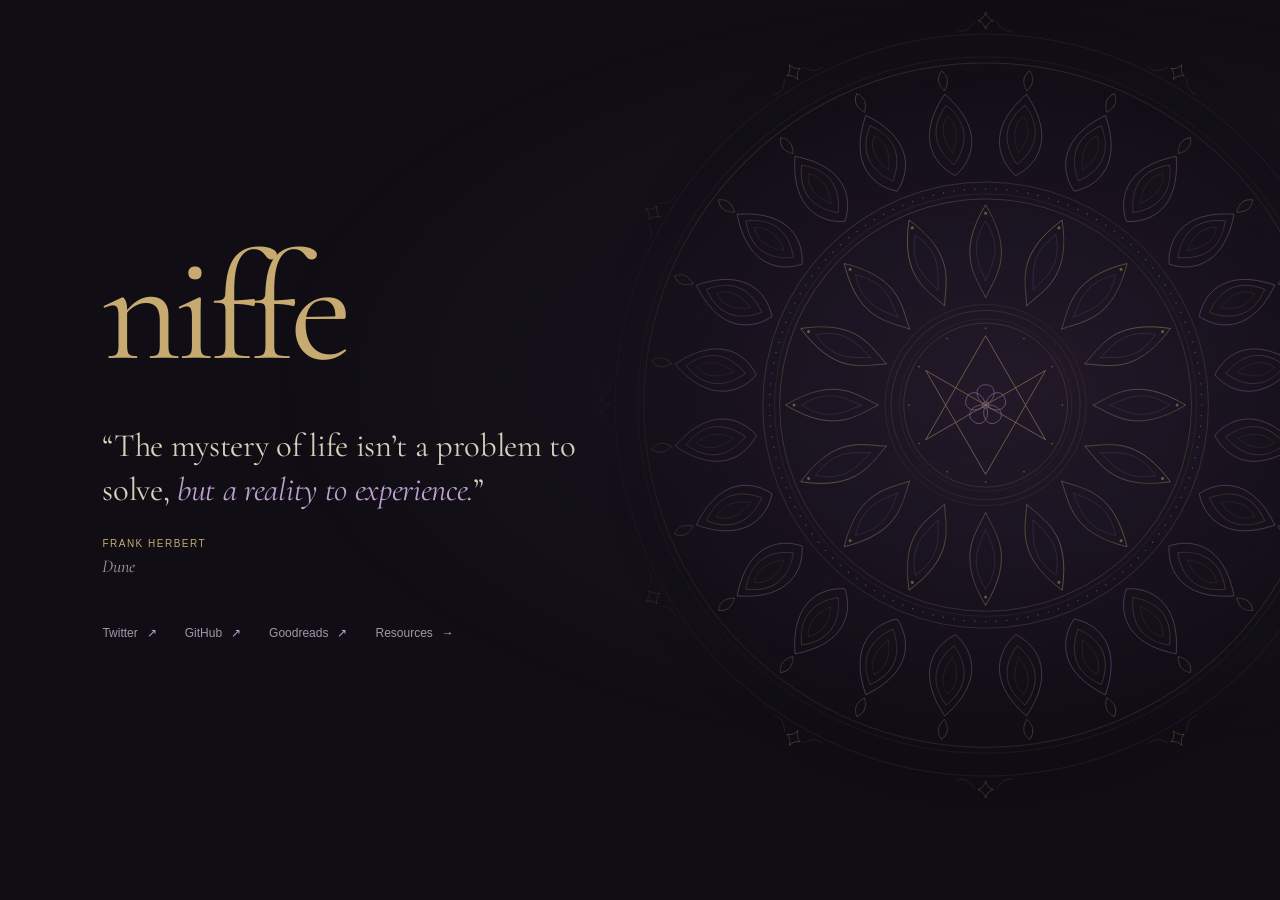
<file: index.html>
<!doctype html>
<html lang="en">
<head>
  <meta charset="utf-8">
  <meta name="viewport" content="width=device-width, initial-scale=1">
  <meta name="theme-color" content="#100e14">
  <meta name="description" content="Niffe — Twitter, GitHub, and Goodreads.">
  <meta property="og:title" content="niffe">
  <meta property="og:description" content="Niffe — Twitter, GitHub, and Goodreads.">
  <meta property="og:type" content="website">
  <meta property="og:url" content="https://niffe.org/">
  <link rel="canonical" href="https://niffe.org/">
  <link rel="icon" href="favicon.svg" type="image/svg+xml">
  <link rel="preload" href="fonts/CormorantGaramond.woff2" as="font" type="font/woff2" crossorigin>
  <link rel="stylesheet" href="style.css?v=5">
  <script src="depth.js" defer></script>
  <title>niffe</title>
</head>
<body>
  <div class="atmosphere" aria-hidden="true"></div>
  <div class="mandala-scene" aria-hidden="true">
    <img class="mandala mandala-outer" src="mandala.svg?v=4" alt="" width="1000" height="1000">
    <img class="mandala mandala-inner" src="celestial.svg?v=4" alt="" width="1000" height="1000">
  </div>
  <div class="page">
    <main>
      <section class="hero" aria-label="Niffe">
      <div class="introduction">
      <h1>niffe</h1>
      <figure>
        <blockquote cite="https://www.azquotes.com/quote/369135">
          <p>“The mystery of life isn’t a problem to solve, <em>but a reality to experience.</em>”</p>
        </blockquote>
        <figcaption><span class="author">FRANK HERBERT</span><cite>Dune</cite></figcaption>
      </figure>
      <nav aria-label="Find me online">
        <a href="https://twitter.com/niffe" aria-label="Niffe on Twitter">Twitter <span aria-hidden="true">↗</span></a>
        <a href="https://github.com/ThePheePhee" aria-label="Niffe on GitHub">GitHub <span aria-hidden="true">↗</span></a>
        <a href="https://www.goodreads.com/niffe" aria-label="Niffe on Goodreads">Goodreads <span aria-hidden="true">↗</span></a>
        <a href="/resources/">Resources <span aria-hidden="true">→</span></a>
      </nav>
      </div>
      </section>
</main>
  </div>
</body>
</html>
</file>
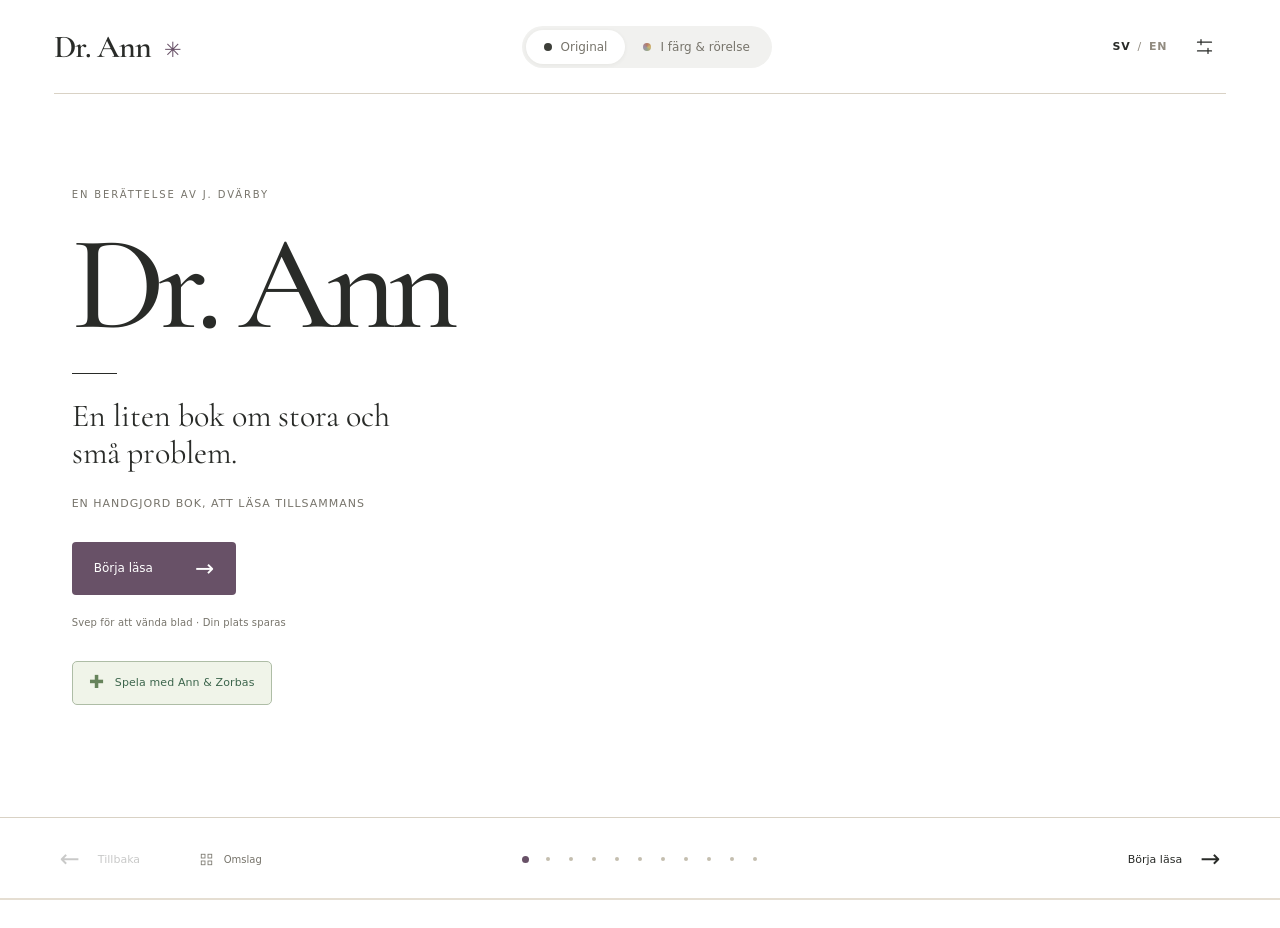
<file: dr-ann/index.html>
<!doctype html>
<html lang="sv">
<head>
  <meta charset="utf-8">
  <meta name="viewport" content="width=device-width, initial-scale=1, viewport-fit=cover">
  <meta name="theme-color" content="#ffffff">
  <meta name="description" content="Dr. Ann av J. Dvärby. En liten bok om stora och små problem. Läs på svenska eller engelska, i original eller i färg.">
  <meta name="robots" content="noindex, nofollow">
  <meta name="apple-mobile-web-app-capable" content="yes">
  <meta name="apple-mobile-web-app-status-bar-style" content="default">
  <link rel="icon" href="/dr-ann/assets/icon.svg" type="image/svg+xml">
  <link rel="apple-touch-icon" href="/dr-ann/assets/icon-192.png">
  <link rel="manifest" href="/dr-ann/manifest.webmanifest">
  <link rel="stylesheet" href="/dr-ann/book.css?v=tone-1">
  <link rel="stylesheet" href="/dr-ann/compositions.css?v=tone-1">
  <title>Dr. Ann · J. Dvärby</title>
  <link rel="stylesheet" href="/dr-ann/game-link.css?v=1">
</head>
<body>
  <a class="skip" href="#reader">Till boken</a>
  <header class="topbar">
    <button class="wordmark" id="home" aria-label="Till omslaget">Dr. Ann<span class="little-flower" aria-hidden="true">✳</span></button>
    <div class="editions" role="group" aria-label="Utgåva">
      <button id="original" data-edition="original" aria-pressed="true"><span class="edition-dot ink-dot"></span><span data-i18n="original">Original</span></button>
      <button id="colour" data-edition="colour" aria-pressed="false"><span class="edition-dot colour-dot"></span><span data-i18n="colour">I färg & rörelse</span></button>
    </div>
    <div class="header-actions">
      <button class="icon-button sound-button" id="sound-button" aria-label="Slå på ljud" aria-pressed="false"><svg viewBox="0 0 24 24" aria-hidden="true"><path d="M4 9h4l5-4v14l-5-4H4zM17 8q5 4 0 8"/><path class="sound-off-mark" d="m17 5 5 14"/></svg></button>
      <button class="language" id="language" aria-label="Read in English"><span id="lang-sv" class="selected">SV</span><span class="lang-sep">/</span><span id="lang-en">EN</span></button>
      <button class="icon-button" id="settings-button" aria-label="Läsinställningar"><svg viewBox="0 0 24 24" aria-hidden="true"><path d="M4 7h16M4 17h16M8 4v6m8 4v6"/></svg></button>
    </div>
  </header>

  <main id="reader" tabindex="-1"></main>

  <nav class="booknav" aria-label="Boknavigering">
    <button class="nav-prev" id="previous" aria-label="Föregående sida"><span aria-hidden="true">←</span><span data-i18n="previous">Tillbaka</span></button>
    <button class="page-picker" id="chapters-button" aria-label="Välj sida"><svg viewBox="0 0 20 20" aria-hidden="true"><rect x="3" y="3" width="5" height="5"/><rect x="12" y="3" width="5" height="5"/><rect x="3" y="12" width="5" height="5"/><rect x="12" y="12" width="5" height="5"/></svg><span id="page-label">Omslag</span></button>
    <div id="page-dots" class="page-dots" aria-label="Sidor"></div>
    <button class="nav-next" id="next"><span data-i18n="next">Börja läsa</span><span aria-hidden="true">→</span></button>
    <div class="progress-line"><div id="progress"></div></div>
  </nav>

  <dialog id="chapters-dialog" aria-labelledby="chapters-title">
    <div class="dialog-top"><div><p class="eyebrow" data-i18n="littleBook">EN LITEN BOK</p><h2 id="chapters-title" data-i18n="choosePage">Vart vill du gå?</h2></div><button class="close icon-button" data-close aria-label="Stäng">×</button></div>
    <div id="chapter-grid" class="chapter-grid"></div>
  </dialog>

  <dialog id="settings-dialog" aria-labelledby="settings-title">
    <div class="dialog-top"><h2 id="settings-title" data-i18n="reading">Läs i din egen takt</h2><button class="close icon-button" data-close aria-label="Stäng">×</button></div>
    <div class="setting-row"><span data-i18n="textSize">Textstorlek</span><div class="size-controls"><button id="smaller" aria-label="Mindre text">A−</button><output id="text-size">100%</output><button id="larger" aria-label="Större text">A+</button></div></div>
    <label class="setting-row"><span data-i18n="animations">Lugna animationer</span><input id="motion" type="checkbox" role="switch"></label>
    <label class="setting-row sound-setting"><span data-i18n="sound">Små ljud i färgutgåvan</span><input id="sound" type="checkbox" role="switch"></label>
    <button id="fullscreen" class="setting-action" data-i18n="fullscreen">Läs i helskärm ↗</button>
    <button id="offline" class="setting-action" data-i18n="offline">Spara boken för läsning offline ↓</button>
    <p class="small-note" data-i18n="install">På mobilen kan du välja ”Lägg till på hemskärmen” i webbläsarens meny.</p>
    <div class="colophon"><p data-i18n="credits">Text & teckningar · J. Dvärby</p><p data-i18n="editionNote">Svenska originalord. Varsamt satt text. Engelsk översättning och en färglagd tolkning.</p><button id="source-button" data-i18n="source">Se bokens fotograferade original ↗</button></div>
  </dialog>

  <dialog id="source-dialog" aria-labelledby="source-title">
    <div class="dialog-top"><h2 id="source-title" data-i18n="sourceTitle">Den handgjorda boken</h2><button class="close icon-button" data-close aria-label="Stäng">×</button></div>
    <p class="small-note" data-i18n="sourceNote">Originalfotona bakom det här uppslaget. Tryck på en bild för att se den större.</p>
    <div id="source-photos"></div>
  </dialog>
  <p class="sr-only" id="announcement" role="status" aria-live="polite"></p>
  <div id="toast" role="status"></div>
  <noscript><p class="noscript">Boken behöver JavaScript för sidvändning. / This book needs JavaScript for page turns.</p></noscript>
  <script type="module" src="/dr-ann/book.js?v=tone-1"></script>
  <script type="module" src="/dr-ann/game-link.js?v=1"></script>
</body>
</html>
</file>
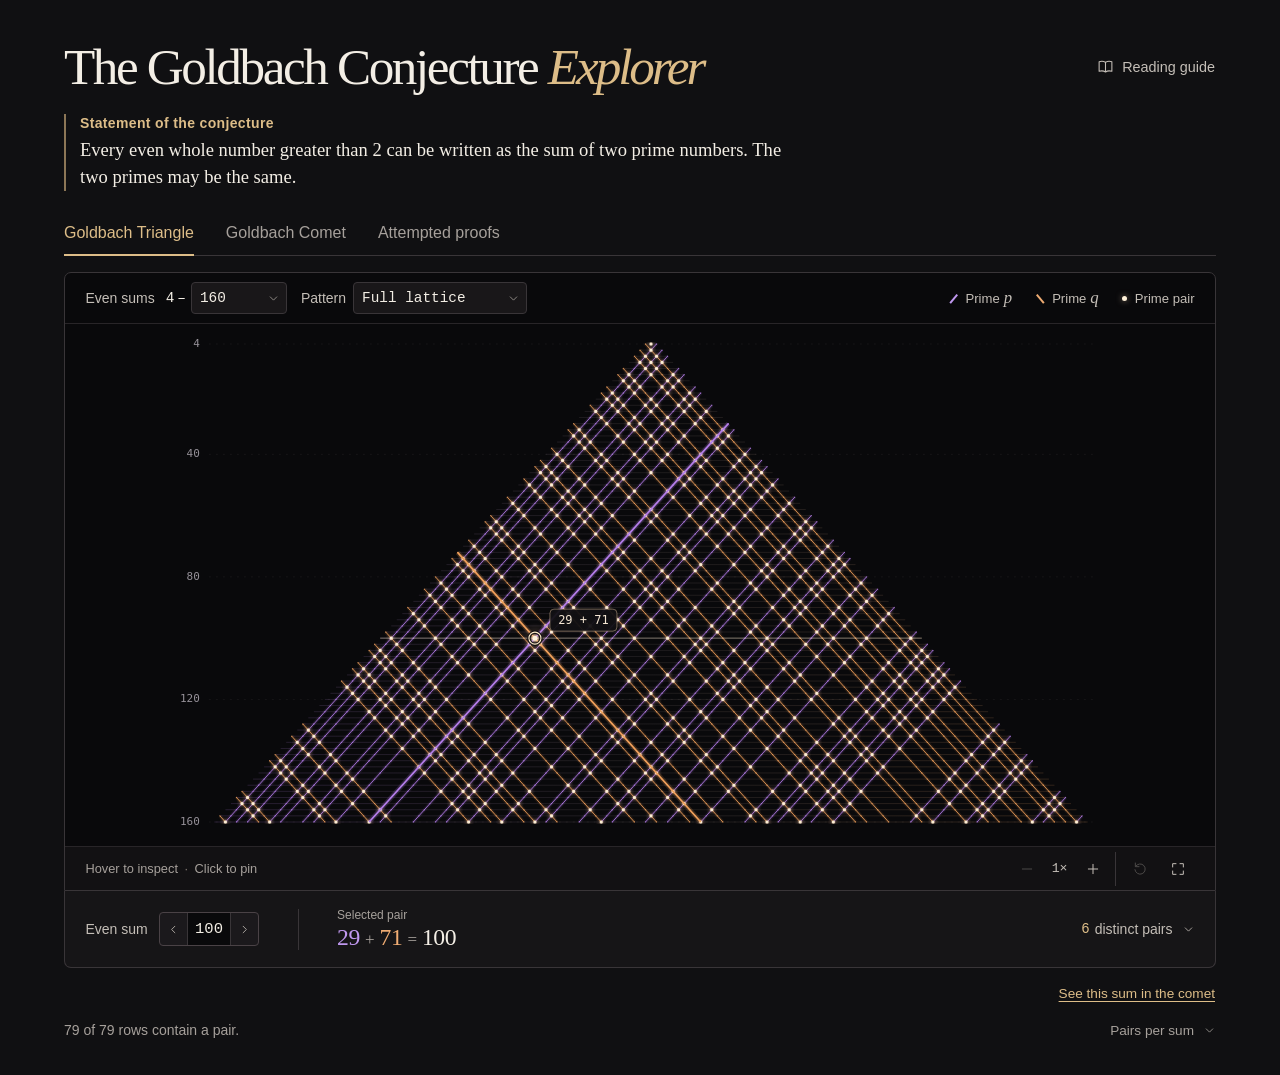
<file: goldbachExplorer/index.html>
<!doctype html>
<html lang="en">
<head>
  <meta charset="utf-8">
  <meta name="viewport" content="width=device-width, initial-scale=1">
  <meta name="theme-color" content="#101012">
  <meta name="description" content="Trace prime pairs in the Goldbach triangle, explore the bands of Goldbach’s comet, and test where the evidence for the conjecture stops.">
  <title>The Goldbach Conjecture Explorer</title>
  <link rel="icon" href="[data-uri]" type="image/svg+xml">
  <style>
:root {
  color-scheme: dark;
  --page: #101012;
  --field: #09090b;
  --panel: #161517;
  --ink: #f3eee5;
  --soft: #c4beb7;
  --muted: #a6a09b;
  --rule: #393538;
  --gold: #ddbd88;
  --amber: #efac73;
  --violet: #c098f0;
  --serif: Baskervville, "Baskerville Old Face", Baskerville, Georgia, serif;
  --sans: Inter, "Segoe UI", -apple-system, BlinkMacSystemFont, sans-serif;
  --mono: "IBM Plex Mono", Consolas, "SFMono-Regular", monospace;
  font-family: var(--sans);
  color: var(--ink);
  background: var(--page);
}

* {box-sizing: border-box}
body, h1, p {margin: 0}
body {min-width: 280px}
button, select, input {font: inherit; color: inherit}
button, select, summary {cursor: pointer}
button {border: 0; background: transparent}
button:disabled {opacity: .32; cursor: default}
:focus-visible {outline: 2px solid var(--gold); outline-offset: 3px}
[hidden] {display: none !important}
.symbols {position: absolute; width: 0; height: 0; overflow: hidden}
.sr-only {position: absolute; width: 1px; height: 1px; padding: 0; overflow: hidden; clip-path: inset(50%); white-space: nowrap}
.icon {display: block; width: 18px; height: 18px; flex: 0 0 auto; fill: none; stroke: currentColor; stroke-width: 1.5; stroke-linecap: round; stroke-linejoin: round; pointer-events: none}
.wrap {width: min(1512px, 100%); padding-inline: clamp(18px, 5vw, 76px); margin-inline: auto}

.introduction {
  display: grid;
  grid-template-columns: minmax(0, 1fr) auto;
  align-items: center;
  column-gap: 24px;
  margin: clamp(22px, 3.1vw, 48px) 0 clamp(18px, 2vw, 32px);
}
h1 {font: 400 clamp(2.5rem, 4.4vw, 4.45rem)/1.05 var(--serif); letter-spacing: -.047em}
h1 em {color: var(--gold); font-family: Baskervville, Baskerville, Georgia, serif; font-weight: 400; letter-spacing: -.06em}
.conjecture {grid-column: 1 / -1; grid-row: 2; margin-top: clamp(14px,1.6vw,22px); border-inline-start: 2px solid #8c7656; padding-inline-start: 14px}
.conjecture h2 {margin: 0 0 5px; color: var(--gold); font: 600 .875rem/1.3 var(--sans); letter-spacing: .025em}
.conjecture p {max-width: 76ch; color: var(--ink); font: 400 clamp(1.06rem,1.45vw,1.32rem)/1.45 var(--serif); text-wrap: pretty}
#guide-button {grid-column: 2; grid-row: 1; display: inline-flex; align-items: center; gap: 8px; min-height: 38px; padding: 2px 1px; color: var(--soft); font-size: .9rem}
#guide-button:hover {color: var(--gold)}
#guide-button .icon {width: 17px; height: 17px}

.chart-panel {
  display: flex;
  flex-direction: column;
  background: var(--field);
  border: 1px solid var(--rule);
  border-radius: 7px 7px 0 0;
}
.chart-toolbar, .plot-controls {display: flex; flex: none; justify-content: space-between; align-items: center; gap: 14px; padding-inline: clamp(12px, 1.6vw, 24px)}
.chart-toolbar {min-height: 51px; border-bottom: 1px solid #282528}
.range-control, .select-wrap, .legend, .legend > span, .view-tools, .zoom-group, .row-tools, .row-stepper, summary {display: flex; align-items: center}
.range-control {gap: 5px; color: var(--soft); font-size: .875rem; white-space: nowrap}
.range-start {margin-left: 6px; color: var(--ink); font: .9rem var(--mono)}
.select-wrap {position: relative}
select {appearance: none; min-height: 32px; padding: 4px 25px 4px 8px; border: 1px solid var(--rule); border-radius: 4px; background: #191719; color: var(--ink); font: .9rem/1.3 var(--mono)}
select:hover {border-color: #736451}
.chevron {width: 13px; height: 13px}
.select-wrap .chevron {position: absolute; right: 7px; color: var(--muted)}
.legend {gap: clamp(12px, 1.8vw, 26px); color: var(--soft); font-size: .82rem}
.legend > span {gap: 4px; white-space: nowrap}
.legend var {font: italic 1.05rem/1 Georgia, serif}
.ray {display: inline-block; width: 11px; height: 1.5px; margin-right: 2px}
.ray.violet {transform: rotate(-50deg); background: var(--violet)}
.ray.amber {transform: rotate(50deg); background: var(--amber)}
.pearl {width: 5px; height: 5px; border-radius: 50%; margin-right: 4px; background: #fff1d9; box-shadow: 0 0 6px #ffdfbb8c}

.canvas-wrap {position: relative; width: 100%; height: clamp(330px, 58svh, 820px); overflow: hidden}
#lattice {position: absolute; inset: 0; width: 100%; height: 100%; display: block; cursor: crosshair; touch-action: pan-y}
#lattice:focus-visible {outline-offset: -3px}
#tooltip {position: absolute; z-index: 1; pointer-events: none; width: max-content; max-width: calc(100% - 8px); background: #1c191df7; border: 1px solid #594f53; border-radius: 4px; padding: 8px 11px; box-shadow: 0 4px 12px #0007}
.tip-label {font-size: .78rem; color: var(--soft)}
.tip-equation {margin-top: 4px; font: 1rem/1.3 var(--mono)}
.pcolor {color: var(--violet)}
.qcolor {color: var(--amber)}
.operator {color: var(--muted)}

.plot-controls {min-height: 44px; border-top: 1px solid #282528; background: #121113}
.plot-hint {color: var(--muted); font-size: .8rem; line-height: 1.4}
.middot {padding-inline: 3px; color: #817870}
.touch-hint {display: none}
.view-tools {gap: 4px}
.zoom-group {padding-right: 5px; margin-right: 3px; border-right: 1px solid var(--rule)}
.icon-button {display: inline-grid; place-items: center; flex: none; width: 34px; height: 34px; padding: 0; border-radius: 3px; color: var(--soft)}
.icon-button .icon {width: 16px; height: 16px}
.icon-button:not(:disabled):hover {color: var(--ink); background: #2b272a}
#zoom-readout {min-width: 4ch; text-align: center; font: .83rem var(--mono); color: var(--soft)}
.chart-panel.expanded {position: fixed; inset: 0; z-index: 10; width: 100%; height: 100dvh; border: 0; border-radius: 0}
.chart-panel.expanded .canvas-wrap {height: auto; flex: 1; min-height: 0}
body.chart-open {overflow: hidden}

.inspector {
  position: relative;
  border: 1px solid var(--rule);
  border-top: 0;
  border-radius: 0 0 7px 7px;
  background: var(--panel);
  padding-inline: clamp(12px, 1.6vw, 24px);
}
.inspector-line {display: flex; align-items: center; gap: clamp(20px, 3vw, 48px); min-height: 76px; padding-right: 156px}
.row-tools {gap: 11px; flex-shrink: 0; color: var(--soft); font-size: .875rem}
.row-stepper {border: 1px solid #4a4246; border-radius: 4px; background: #1b191c}
.row-stepper .icon-button {width: 27px; height: 32px}
.row-stepper .icon {width: 13px; height: 13px}
.input-wrap {padding-inline: 5px; border-inline: 1px solid var(--rule); background: var(--field)}
#row-entry {display: block; min-width: 3.5ch; max-width: 7ch; height: 32px; margin: 0 auto; padding: 0; border: none; border-radius: 0; background: transparent; text-align: center; color: var(--ink); font: .97rem/1.2 var(--mono)}
.input-wrap:focus-within {outline: 1px solid var(--gold); outline-offset: 0}
#row-entry:focus {outline: none}
#row-entry[aria-invalid="true"] {color: var(--amber)}
.equation-block {padding-left: clamp(20px, 3vw, 48px); border-left: 1px solid var(--rule); min-width: 0}
#equation-label {display: block; color: var(--muted); font-size: .75rem; line-height: 1.15}
.equation {display: flex; align-items: baseline; gap: .22em; margin-top: 2px; font: 400 clamp(1.35rem, 1.85vw, 1.85rem)/1.1 var(--serif); letter-spacing: -.018em; white-space: nowrap}
.equation .operator {font-size: .72em}
.input-message {font-size: .85rem; color: var(--gold); margin: -2px 0 12px}
summary {list-style: none; gap: 5px; width: max-content; min-height: 36px; border-radius: 2px; color: var(--soft); font-size: .875rem}
summary::-webkit-details-marker {display: none}
summary .chevron {margin-left: 4px}
summary:hover {color: var(--gold)}
details[open] > summary .chevron {transform: rotate(180deg)}
#pairs-details > summary {position: absolute; top: 20px; right: clamp(12px, 1.6vw, 24px)}
#pair-count {color: var(--gold); font-family: var(--mono); font-variant-numeric: tabular-nums}
.pair-list {display: flex; flex-wrap: wrap; align-content: flex-start; gap: 8px; overflow-y: auto; max-height: 182px; border-top: 1px solid var(--rule); padding: 14px 4px 16px; margin: 0 -4px; scrollbar-color: #544a50 transparent; scrollbar-width: thin}
.pair-list button {display: inline-flex; align-items: center; justify-content: center; gap: 6px; min-height: 32px; padding: 4px 10px; border: 1px solid var(--rule); border-radius: 4px; color: var(--soft); font: .85rem/1.35 var(--mono)}
.pair-list button:hover {background: #241f25; border-color: #61545e}
.pair-list button[aria-pressed="true"] {border-color: #826c50; background: #2b241e; color: #f1dfc6}
.pair-list .operator {font-size: .85em}

.density {position: relative; margin: 8px 0 24px; color: var(--muted)}
#coverage {display: flex; align-items: center; min-height: 40px; padding-right: 135px; font-size: .875rem; line-height: 1.4}
#density-details > summary {position: absolute; top: 2px; right: 0; color: var(--muted); font-size: .85rem}
#density-details > summary:hover {color: var(--gold)}
.density-field {padding-block: 10px 5px; border-top: 1px solid #302c2f}
#density-value {display: block; min-height: 1.3em; margin-bottom: 5px; font: .8rem/1.3 var(--mono); color: var(--soft)}
#density-plot {display: block; width: 100%; height: 64px; cursor: crosshair; border-bottom: 1px solid #4c3e36}
.density-axis {display: flex; justify-content: space-between; margin-top: 5px; font: .75rem/1.2 var(--mono)}

@media (max-width: 720px) {
  .wrap {padding-inline: 16px}
  .introduction {margin: 22px 0 18px; column-gap: 12px}
  h1 {font-size: clamp(2.35rem, 7.4vw, 3.1rem)}
  #guide-button {grid-row: 1; font-size: .85rem}
  .canvas-wrap {height: clamp(310px, 65vw, 56svh)}
  .inspector-line {gap: 14px; padding-right: 122px}
  .equation-block {padding-left: 14px}
  .row-tools {gap: 6px}
  #pairs-details > summary {gap: 3px; font-size: .81rem}
}

@media (max-width: 560px) {
  .introduction {grid-template-columns: 1fr auto; align-items: start}
  .introduction h1 {grid-column: 1 / -1}
  #guide-button {grid-row: 2; align-self: center; margin-top: 7px; gap: 5px; font-size: .81rem}
  .chart-toolbar {min-height: 46px; gap: 8px}
  .legend {gap: 13px; font-size: .79rem}
  .legend .prime-label {display: none}
  .range-control {gap: 3px; font-size: .81rem}
  .range-start {margin-left: 2px; font-size: .83rem}
  .range-control select {font-size: .85rem; padding-inline: 5px 21px}
  .plot-controls {gap: 8px; padding-right: 7px}
  .plot-hint {font-size: .76rem}
  .view-tools {gap: 1px}
  .view-tools .icon-button {width: 29px}
  .zoom-group {padding-right: 3px; margin-right: 1px}
  #zoom-readout {min-width: 3.1ch}
  .inspector-line {padding: 12px 0 4px; min-height: 54px; align-items: center; justify-content: space-between; gap: 9px}
  .row-tools {flex-wrap: wrap}
  .equation-block {padding: 0; border: 0; text-align: right}
  .equation {justify-content: flex-end}
  .equation.long {font-size: clamp(1.05rem, 3.9vw, 1.35rem)}
  #pairs-details > summary {position: static; min-height: 34px}
  .input-message {margin: 4px 0}
  #coverage {font-size: .8rem; padding-right: 105px}
  #density-details > summary {font-size: .8rem}
}

@media (max-width: 360px) {
  .wrap {padding-inline: 10px}
  .introduction {display: flex; flex-wrap: wrap; gap: 0 10px; align-items: center}
  .introduction h1 {font-size: 2.2rem}
  #guide-button {margin-top: 1px}
  .chart-toolbar {flex-wrap: wrap; padding-block: 5px}
  .legend {gap: 9px}
  .plot-controls {flex-wrap: wrap; row-gap: 0; padding-block: 2px}
  .inspector-line {flex-wrap: wrap}
  .row-tools {font-size: .8rem}
}
@media (hover: none) {
  .mouse-hint {display: none}
  .touch-hint {display: inline}
  .icon-button, .view-tools .icon-button, .row-stepper .icon-button {min-width: 34px; min-height: 38px}
  .row-tools {flex-shrink: 1}
}

.introduction h1 {font-size: clamp(2.1rem, 4vw, 4.15rem); text-wrap: balance}
.view-tabs {display: flex; align-items: stretch; gap: clamp(15px,2.5vw,38px); margin: 0 0 16px; border-bottom: 1px solid var(--rule)}
.view-tabs button {font-size: clamp(.84rem,1.3vw,1rem); color: var(--muted); padding: 8px 0 12px; border-bottom: 2px solid transparent; margin-bottom: -1px}
.view-tabs button[aria-selected="true"] {color: var(--gold); border-color: var(--gold)}
.view-tabs button:hover {color: var(--ink)}
.chart-toolbar {justify-content: flex-start; flex-wrap: wrap; padding-block: 7px; row-gap: 6px}
.chart-toolbar .legend {margin-left: auto; flex-wrap: wrap}
.pattern-control {display: flex; align-items: center; gap: 7px; font-size: .875rem; color: var(--soft)}
#triangle-pane,#comet-pane,#comet-plot {position: absolute; inset: 0; width: 100%; height: 100%}
#comet-plot {display: block; cursor: crosshair; touch-action: pan-y}
#comet-plot:focus-visible {outline-offset: -3px}
#comet-key {gap: 10px}
#comet-key i {width: 6px; height: 6px; border-radius: 50%; background: var(--swatch); flex-shrink: 0}
#comet-key i.estimate-line {width: 18px; height: 0; border-radius: 0; border-top: 1px dashed var(--gold)}
.tip-detail {font-size: .8rem; color: var(--soft); margin-top: 4px}
.pattern-caption {display: flex; align-items: baseline; justify-content: space-between; gap: 16px; margin: 12px 1px 0; font-size: .9rem; line-height: 1.5}
#pattern-note {max-width: 78ch; color: var(--soft)}
#pattern-note a,.pattern-caption button {color: var(--gold); text-decoration: underline; text-underline-offset: 3px}
.pattern-caption button {flex: none; padding: 4px 0; font-size: .85rem; text-align: left}
.pattern-caption:has(#pattern-note[hidden]) {justify-content: flex-end}
.density {margin-top: 2px}
#residue-demo {margin-top: 12px; padding: 14px 16px; background: var(--panel); border-left: 2px solid #847154; font-size: .9rem; color: var(--soft); line-height: 1.5}
.residue-cells {display: flex; flex-wrap: wrap; gap: 6px; margin: 9px 0}
.residue-cells span {font: .85rem var(--mono); padding: 6px; border-radius: 3px; border: 1px solid #514d50}
.residue-cells .survives {color: var(--gold); border-color: #897455}
.residue-cells .removed {color: #a8a1a1; text-decoration: line-through}
#residue-demo button {margin-top: 8px; color: var(--gold); padding: 3px 0; text-decoration: underline; text-underline-offset: 3px}
@media(max-width:820px) {.chart-toolbar .legend {font-size: .78rem}.chart-toolbar {gap: 8px 14px}.pattern-control {gap: 4px}.legend .prime-label {display: none}}
@media(max-width:600px) {
  .introduction {position: relative; grid-template-columns: 1fr}
  .introduction h1,#guide-button {grid-column: 1}
  #guide-button {grid-row: 3; width: max-content; margin-top: 6px; min-height: 30px}
  .view-tabs {gap: 0; justify-content: space-between}
  .view-tabs button {font-size: .81rem}
  .chart-toolbar .legend {margin-left: 0}
  .chart-toolbar {justify-content: space-between}
  .pattern-caption {flex-wrap: wrap; gap: 2px}
  .pattern-caption:has(#pattern-note[hidden]) {justify-content: flex-start}
}

.proof-lab .pf-example-button, .proof-lab .pf-next, .proof-lab .pf-presets button {
  border: 1px solid var(--rule); border-radius: 4px; background: var(--panel);
  padding: 5px 11px; min-height: 34px; font: .875rem/1.3 var(--sans);
}
.proof-lab .pf-example-button {margin-top: 16px; border-color: #6e5d47; color: var(--gold)}
.proof-lab .pf-window-controls, .proof-lab .pf-window-selection, .proof-lab .pf-presets, .proof-lab .pf-mini-legend {
  display: flex; align-items: center; flex-wrap: wrap; gap: 8px 12px;
}
.proof-lab .pf-window-controls {margin: 16px 0 10px}
.proof-lab .pf-window-controls label, .proof-lab .pf-window-selection label {display: inline-flex; align-items: center; gap: 7px}
.proof-lab .pf-tail label, .proof-lab .pf-presets {color: var(--soft); font: .9rem/1.4 var(--sans)}
.proof-lab .pf-tail input[type=number] {width: 9.75ch; min-height: 34px; border: 1px solid var(--rule); border-radius: 4px; background: var(--panel); color: var(--ink); padding: 4px 7px; font: .92rem/1.4 var(--mono)}
.proof-lab .pf-tail input[aria-invalid=true] {border-color: var(--amber)}
.proof-lab .pf-presets {gap: 5px}
.proof-lab .pf-presets button {font-variant-numeric: tabular-nums; padding-inline: 9px}
.proof-lab .pf-presets button[aria-pressed=true] {color: var(--gold); background: #28231e; border-color: #887052}
.proof-lab .pf-tail button:hover:enabled, .proof-lab .pf-example-button:hover {border-color: #8d795f; color: var(--gold)}
.proof-lab .pf-range-summary, .proof-lab .pf-range-error {font: .86rem/1.45 var(--sans); margin-top: 8px}
.proof-lab .pf-range-summary {color: var(--muted)}
.proof-lab .pf-range-error {color: var(--amber)}
.proof-lab .pf-mini-figure {margin: 18px 0 12px; border-block: 1px solid var(--rule); padding: 10px 0 7px}
.proof-lab .pf-mini-legend {gap: 6px 16px; color: var(--soft); font: .84rem/1.45 var(--sans)}
.proof-lab .pf-mini-legend span {display: inline-flex; align-items: center; gap: 6px}
.proof-lab .pf-key-count {width: 7px; height: 7px; border-radius: 50%; background: #bc9ddc}
.proof-lab .pf-key-floor {width: 17px; height: 7px; background: linear-gradient(#e3bf82,#e3bf82) left bottom/9px 2px no-repeat,linear-gradient(#e3bf82,#e3bf82) center/2px 100% no-repeat,linear-gradient(#e3bf82,#e3bf82) right top/9px 2px no-repeat}
.proof-lab .pf-mini-comet {display: block; width: 100%; height: clamp(205px,22vw,255px); margin-top: 8px; cursor: crosshair; touch-action: pan-y}
.proof-lab .pf-mini-comet:focus-visible {outline-offset: 1px}
.proof-lab .pf-window-selection {margin-top: 9px}
.proof-lab .pf-window-result {margin-top: 10px; color: var(--ink); font-size: .96rem; line-height: 1.48; font-variant-numeric: tabular-nums}
@media(max-width:480px) {
  .proof-lab .pf-mini-comet {height: 218px}
  .proof-lab .pf-window-controls, .proof-lab .pf-window-selection {gap: 7px}
}

</style>
</head>
<body>
  <svg aria-hidden="true" class="symbols" xmlns="http://www.w3.org/2000/svg"><defs>
    <symbol id="book" viewBox="0 0 24 24"><path d="M12 6.2c-2.7-1.9-5.7-2-9-1v13.6c3.3-1.1 6.3-.9 9 1 2.7-1.9 5.7-2.1 9-1V5.2c-3.3-1-6.3-.9-9 1Zm0 0v13.2"/></symbol>
    <symbol id="minus" viewBox="0 0 24 24"><path d="M5 12h14"/></symbol>
    <symbol id="plus" viewBox="0 0 24 24"><path d="M5 12h14m-7-7v14"/></symbol>
    <symbol id="fit" viewBox="0 0 24 24"><path d="M4 9V4h5m6 0h5v5m0 6v5h-5m-6 0H4v-5"/></symbol>
    <symbol id="reset" viewBox="0 0 24 24"><path d="M5.5 8A7.7 7.7 0 1 1 4.4 13M5 3v5.5h5.5"/></symbol>
    <symbol id="down" viewBox="0 0 24 24"><path d="m6 9 6 6 6-6"/></symbol>
    <symbol id="left" viewBox="0 0 24 24"><path d="m14.5 6-6 6 6 6"/></symbol>
    <symbol id="right" viewBox="0 0 24 24"><path d="m9.5 6 6 6-6 6"/></symbol>
  </defs></svg>

  <main id="top" class="wrap">
    <header class="introduction">
      <h1 id="title">The Goldbach Conjecture <em>Explorer</em></h1>
      <section class="conjecture" aria-labelledby="conjecture-label">
        <h2 id="conjecture-label">Statement of the conjecture</h2>
        <p>Every even whole number greater than 2 can be written as the sum of two prime numbers. The two primes may be the same.</p>
      </section>
      <button id="guide-button" type="button"><svg class="icon" aria-hidden="true"><use href="#book"/></svg>Reading guide</button>
    </header>
    <nav class="view-tabs" role="tablist" aria-label="Explore the conjecture">
      <button type="button" id="tab-triangle" data-view="triangle" role="tab" aria-selected="true" aria-controls="triangle-pane">Goldbach Triangle</button>
      <button type="button" id="tab-comet" data-view="comet" role="tab" aria-selected="false" aria-controls="comet-pane" tabindex="-1">Goldbach Comet</button>
      <button type="button" id="tab-proofs" data-view="proofs" role="tab" aria-selected="false" aria-controls="proof-pane" tabindex="-1">Attempted proofs</button>
    </nav>
    <div id="visual-explorer">
    <section class="chart-panel" id="chart-panel" aria-label="Interactive prime lattice">
      <div class="chart-toolbar">
        <div class="range-control">
          <label for="extent">Even sums</label>
          <span class="range-start" aria-hidden="true">4 –</span>
          <span class="select-wrap">
            <select id="extent" aria-label="Largest even sum">
              <option value="26">26</option><option value="80">80</option><option value="160" selected>160</option>
              <option value="500">500</option><option value="2000">2,000</option><option value="10000">10,000</option>
              <option value="100000">100,000</option>
            </select>
            <svg class="icon chevron" aria-hidden="true"><use href="#down"/></svg>
          </span>
        </div>
        <div class="pattern-control">
          <label for="triangle-pattern" id="pattern-label">Pattern</label>
          <span class="select-wrap"><select id="triangle-pattern" aria-labelledby="pattern-label">
            <option value="all">Full lattice</option><option value="mirror">Mirror pairs</option>
            <option value="equal">Equal primes</option><option value="twins">Twin primes</option>
            <option value="closest">Closest pairs</option><option value="smallest">Smallest addends</option>
          </select><select id="comet-pattern" aria-labelledby="pattern-label" hidden>
            <option value="bands">Factor bands</option><option value="all">All counts</option>
            <option value="3">Multiples of 3</option><option value="5">Multiples of 5</option><option value="7">Multiples of 7</option>
            <option value="adjusted">Factor-adjusted</option><option value="floor">Finite minimum</option>
          </select><svg class="icon chevron" aria-hidden="true"><use href="#down"/></svg></span>
        </div>
        <div id="triangle-key" class="legend" aria-label="Plot legend">
          <span><i class="ray violet"></i><span class="prime-label">Prime </span><var>p</var></span>
          <span><i class="ray amber"></i><span class="prime-label">Prime </span><var>q</var></span>
          <span><i class="pearl"></i>Prime pair</span>
        </div>
        <div id="comet-key" class="legend" aria-label="Comet legend" hidden></div>
      </div>

      <div class="canvas-wrap" id="canvas-wrap">
        <div id="triangle-pane" role="tabpanel" aria-labelledby="tab-triangle"><canvas id="lattice" tabindex="0" aria-label="Goldbach triangle. Use left and right arrows to visit prime pairs, and up and down arrows to visit even sums."></canvas></div>
        <div id="comet-pane" role="tabpanel" aria-labelledby="tab-comet" hidden><canvas id="comet-plot" tabindex="0" aria-label="Goldbach comet. Use left and right arrows to explore even sums."></canvas></div>
        <div id="tooltip" role="tooltip" hidden></div>
      </div>

      <div class="plot-controls">
        <p class="plot-hint"><span class="mouse-hint">Hover to inspect <span class="middot">·</span> Click to pin</span><span class="touch-hint">Tap a point to pin</span></p>
        <div class="view-tools">
          <div class="zoom-group">
            <button class="icon-button" id="zoom-out" type="button" aria-label="Zoom out" title="Zoom out"><svg class="icon" aria-hidden="true"><use href="#minus"/></svg></button>
            <output id="zoom-readout" aria-label="Zoom level">1×</output>
            <button class="icon-button" id="zoom-in" type="button" aria-label="Zoom in" title="Zoom in"><svg class="icon" aria-hidden="true"><use href="#plus"/></svg></button>
          </div>
          <button class="icon-button" id="reset-view" type="button" aria-label="Reset view" title="Reset view"><svg class="icon" aria-hidden="true"><use href="#reset"/></svg></button>
          <button class="icon-button" id="expand" type="button" aria-label="Expand chart" title="Expand chart" aria-pressed="false"><svg class="icon" aria-hidden="true"><use href="#fit"/></svg></button>
        </div>
      </div>
    </section>

    <section class="inspector" aria-label="Selected row">
      <div class="inspector-line">
        <div class="row-tools">
          <label for="row-entry">Even sum</label>
          <div class="row-stepper">
            <button id="prev-row" class="icon-button" type="button" aria-label="Previous even sum" title="Previous even sum"><svg class="icon" aria-hidden="true"><use href="#left"/></svg></button>
            <span class="input-wrap"><input id="row-entry" type="text" inputmode="numeric" pattern="[0-9,]*" value="100" autocomplete="off" spellcheck="false" aria-describedby="row-message"></span>
            <button id="next-row" class="icon-button" type="button" aria-label="Next even sum" title="Next even sum"><svg class="icon" aria-hidden="true"><use href="#right"/></svg></button>
          </div>
        </div>
        <div class="equation-block">
          <span id="equation-label">Pinned pair</span>
          <div id="equation" class="equation"></div>
        </div>
      </div>
      <p id="row-message" class="input-message" aria-live="polite" hidden></p>
      <details id="pairs-details">
        <summary><span id="pair-count">6</span> <span id="pair-noun">distinct pairs</span><svg class="icon chevron" aria-hidden="true"><use href="#down"/></svg></summary>
        <div id="pair-list" class="pair-list" aria-label="Select a prime pair"></div>
      </details>
    </section>
    <div id="selection-status" class="sr-only" role="status" aria-live="polite" aria-atomic="true"></div>
    <div class="pattern-caption">
      <p id="pattern-note" hidden></p><button type="button" id="other-view">See this sum in the comet</button>
    </div>
    <div id="residue-demo" hidden></div>

    <footer class="density">
      <p id="coverage"></p>
      <details id="density-details">
        <summary>Pairs per sum<svg class="icon chevron" aria-hidden="true"><use href="#down"/></svg></summary>
        <div class="density-field" id="density-field">
          <span id="density-value"></span>
          <canvas id="density-plot" aria-label="Distinct prime pairs per even sum. Click to select a row."></canvas>
          <div class="density-axis"><span>4</span><span id="density-max">160</span></div>
        </div>
      </details>
    </footer>
    </div>
    <section id="proof-pane" role="tabpanel" aria-labelledby="tab-proofs" hidden></section>
  </main>
<script>
(() => {
  const limit = 100000;
  const isPrime = new Uint8Array(limit + 1);
  isPrime.fill(1, 2);
  for (let divisor = 2; divisor * divisor <= limit; divisor++) {
    if (!isPrime[divisor]) continue;
    for (let multiple = divisor * divisor; multiple <= limit; multiple += divisor) isPrime[multiple] = 0;
  }
  const primes = [];
  for (let n = 2; n <= limit; n++) if (isPrime[n]) primes.push(n);
  const counts = new Uint16Array(limit + 1);
  // The loop visits the smaller addend in ascending order for each sum.
  const smallest = new Uint16Array(limit + 1);
  const closest = new Uint16Array(limit + 1);
  counts[4] = 1;
  smallest[4] = closest[4] = 2;
  // Starting with 3 leaves 2 + 2 as the only even sum involving 2.
  for (let i = 1; primes[i] * 2 <= limit; i++) {
    for (let j = i; j < primes.length && primes[i] + primes[j] <= limit; j++) {
      const sum = primes[i] + primes[j];
      if (!counts[sum]) smallest[sum] = primes[i];
      closest[sum] = primes[i];
      counts[sum]++;
    }
  }
  function pairs(sum) {
    const result = [];
    for (const p of primes) {
      if (2 * p > sum) break;
      if (isPrime[sum - p]) result.push([p, sum - p]);
    }
    return result;
  }
  window.goldbachMath = {limit, primes, isPrime, counts, pairs, smallest, closest};
})();

</script>
<script>
/* Goldbach coordinates: horizontal distance is p − q, and height is p + q. */
(() => {
  "use strict";

  const VIOLET = [181, 126, 235];
  const AMBER = [242, 161, 91];
  const PEARL = [255, 241, 216];
  const TAU = 2 * Math.PI;
  const clamp = (value, lo, hi) => Math.max(lo, Math.min(hi, value));
  const color = (rgb, opacity) => `rgba(${rgb[0]},${rgb[1]},${rgb[2]},${opacity})`;

  function lowerBound(values, target) {
    let lo = 0;
    let hi = values.length;
    while (lo < hi) {
      const mid = (lo + hi) >>> 1;
      if (values[mid] < target) lo = mid + 1;
      else hi = mid;
    }
    return lo;
  }

  function makeGlow() {
    const sprite = document.createElement("canvas");
    sprite.width = sprite.height = 48;
    const ctx = sprite.getContext("2d");
    const gradient = ctx.createRadialGradient(24, 24, 0, 24, 24, 24);
    gradient.addColorStop(0, "rgba(255,246,219,0.9)");
    gradient.addColorStop(0.16, "rgba(255,227,187,0.48)");
    gradient.addColorStop(0.46, "rgba(247,194,164,0.12)");
    gradient.addColorStop(1, "rgba(245,187,183,0)");
    ctx.fillStyle = gradient;
    ctx.fillRect(0, 0, 48, 48);
    return sprite;
  }

  class GoldbachPlot {
    constructor(canvas, math, callbacks = {}) {
      this.canvas = canvas;
      this.math = math;
      this.callbacks = callbacks;
      this.extent = 160;
      this.pattern = "all";
      this.zoom = 1;
      this.centerX = 0;
      this.centerY = 82;
      this.selection = {kind: "point", sum: 100, p: 29, q: 71};
      this.hover = null;
      this.drag = null;
      this.base = document.createElement("canvas");
      this.glow = makeGlow();
      this.baseDirty = true;
      this.observer = new ResizeObserver(() => this.resize());
      this.observer.observe(canvas);
      this.bindPointers();
      this.resize();
      queueMicrotask(() => this.notifyView());
    }

    get maxZoom() { return Math.max(1, Math.min(Math.max(512, this.extent / 20), this.extent / 8)); }
    get xMin() { return this.centerX - this.box.w / (2 * this.sx); }
    get xMax() { return this.centerX + this.box.w / (2 * this.sx); }
    get yMin() { return this.centerY - (this.extent - 4) / (2 * this.zoom); }
    get yMax() { return this.centerY + (this.extent - 4) / (2 * this.zoom); }
    get sx() { return this.fitWidth * this.zoom / (2 * this.extent); }
    get sy() { return this.box.h / (this.yMax - this.yMin); }
    x(difference) { return this.box.x + (difference - this.xMin) * this.sx; }
    y(sum) { return this.box.y + (sum - this.yMin) * this.sy; }
    differenceAt(x) { return this.xMin + (x - this.box.x) / this.sx; }
    sumAt(y) { return this.yMin + (y - this.box.y) / this.sy; }

    resize() {
      const rect = this.canvas.getBoundingClientRect();
      if (rect.width < 2 || rect.height < 2) return;
      const ratio = Math.min(window.devicePixelRatio || 1, 2.5);
      if (this.w === rect.width && this.h === rect.height && this.dpr === ratio) return;
      this.w = rect.width;
      this.h = rect.height;
      this.dpr = ratio;
      for (const canvas of [this.canvas, this.base]) {
        canvas.width = Math.round(this.w * ratio);
        canvas.height = Math.round(this.h * ratio);
      }
      this.updateBox();
      this.boundView();
      this.invalidate(true);
    }

    updateBox() {
      if (!this.w) return;
      const x = this.extent > 10000 ? 57 : this.w < 480 ? 35 : 48;
      const right = this.w < 480 ? 13 : 26;
      const y = this.h < 330 ? 13 : 20;
      const bottom = this.h < 330 ? 18 : 24;
      const w = Math.max(1, this.w - x - right), h = Math.max(1, this.h - y - bottom);
      this.fitWidth = Math.min(w, 1.85 * h);
      // Let magnification use the side gutters while keeping both scales proportional to zoom.
      const width = Math.min(w, this.fitWidth * this.zoom);
      this.box = {x: x + (w - width) / 2, y, w: width, h};
    }

    invalidate(base = false) {
      if (base) this.baseDirty = true;
      if (this.frame || !this.box) return;
      this.frame = requestAnimationFrame(() => {
        this.frame = 0;
        if (this.baseDirty) {
          this.paintBase();
          this.baseDirty = false;
        }
        this.paintSelection();
      });
    }

    setExtent(value) {
      const extent = Number(value);
      if (!Number.isFinite(extent)) return;
      this.extent = clamp(2 * Math.round(extent / 2), 6, this.math.isPrime.length - 1);
      if (this.selection && this.selection.sum > this.extent) this.selection = null;
      this.resetView();
    }

    setMode(pattern) {
      this.pattern = pattern;
      this.clearHover();
      this.invalidate(true);
    }

    patternAddend(sum) {
      if (this.pattern === "closest") return this.math.closest[sum];
      if (this.pattern === "smallest") return this.math.smallest[sum];
      const p = this.pattern === "equal" ? sum / 2 : sum / 2 - 1;
      return this.math.isPrime[p] && this.math.isPrime[sum - p] ? p : 0;
    }

    paintPattern(ctx, rowSpacing) {
      if (this.pattern === "all") return;
      const b = this.box;
      const axis = this.x(0);
      if (this.pattern === "mirror") {
        ctx.fillStyle = "rgba(9,9,11,.68)";
        ctx.fillRect(axis, b.y - 2, Math.max(0, b.x + b.w - axis + 2), b.h + 4);
        ctx.setLineDash([3, 5]);
        ctx.strokeStyle = "rgba(224,195,163,.64)";
        ctx.beginPath(); ctx.moveTo(axis,b.y); ctx.lineTo(axis,b.y+b.h); ctx.stroke();
        ctx.setLineDash([]);
        return;
      }
      ctx.fillStyle = "rgba(9,9,11,.83)";
      ctx.fillRect(b.x - 2,b.y - 2,b.w + 4,b.h + 4);
      const first = Math.max(4, 2 * Math.ceil(this.yMin / 2));
      const radius = clamp(rowSpacing * .30, .85, 3.1);
      const dots = new Path2D();
      const width = Math.ceil(b.w) + 4;
      const occupied = rowSpacing < .15 ? new Uint8Array(width * (Math.ceil(b.h) + 4)) : null;
      const sx = this.sx, sy = this.sy, minX = this.xMin, minY = this.yMin;
      const last = Math.min(this.extent, this.yMax);
      for (let sum = first; sum <= last; sum += 2) {
        const p = this.patternAddend(sum);
        if (!p) continue;
        const diff = 2*p - sum, y = b.y + (sum - minY) * sy;
        for (const offset of diff ? [diff,-diff] : [0]) {
          const x = b.x + (offset - minX) * sx;
          if (!this.inBox(x,y,radius)) continue;
          if (occupied) {
            const cell = (1 + Math.round(y - b.y)) * width + 1 + Math.round(x - b.x);
            occupied[cell] = 1;
            continue;
          }
          dots.moveTo(x+radius,y);
          dots.arc(x,y,radius,0,TAU);
        }
      }
      if (occupied) {
        const layer = document.createElement("canvas");
        layer.width = width;
        layer.height = occupied.length / width;
        const layerCtx = layer.getContext("2d");
        const image = layerCtx.createImageData(layer.width, layer.height);
        for (let i = width; i < occupied.length - width; i++) {
          const alpha = occupied[i] ? 255 : 45 * (occupied[i - 1] + occupied[i + 1] + occupied[i - width] + occupied[i + width]);
          if (!alpha) continue;
          image.data[i * 4] = 255;
          image.data[i * 4 + 1] = 220;
          image.data[i * 4 + 2] = 170;
          image.data[i * 4 + 3] = alpha;
        }
        layerCtx.putImageData(image, 0, 0);
        ctx.drawImage(layer, b.x - 1, b.y - 1);
        return;
      }
      ctx.fillStyle = "#ffdcaa";
      ctx.fill(dots);
    }

    setSelection(item) {
      this.selection = item && item.sum >= 4 && item.sum <= this.extent ? {...item} : null;
      this.hover = null;
      let moved = false;
      if (this.selection && this.zoom > 1) {
        const {p, q, sum} = this.selection;
        if (item.kind === "row" && (sum - 2 < this.xMin || 2 - sum > this.xMax)) {
          const closest = this.math.closest[sum];
          this.centerX = closest ? Math.sign(this.centerX) * (sum - 2 * closest) : 0;
          moved = true;
        } else if (Number.isFinite(p) && Number.isFinite(q) && (p - q < this.xMin || p - q > this.xMax)) {
          this.centerX = p - q;
          moved = true;
        }
        if (sum < this.yMin || sum > this.yMax) {
          this.centerY = sum;
          moved = true;
        }
      }
      if (moved) this.boundView();
      this.invalidate(moved);
    }

    boundView() {
      const dx = Math.min(this.extent, this.box.w / (2 * this.sx));
      const dy = (this.extent - 4) / (2 * this.zoom);
      this.centerX = clamp(this.centerX, -this.extent + dx, this.extent - dx);
      this.centerY = clamp(this.centerY, 4 + dy, this.extent - dy);
    }

    notifyView() {
      this.canvas.style.touchAction = this.zoom > 1 ? "none" : "pan-y";
      this.callbacks.onView?.({zoom: this.zoom, canZoomIn: this.zoom < this.maxZoom, canZoomOut: this.zoom > 1});
    }

    resetView() {
      this.zoom = 1;
      this.updateBox();
      this.centerX = 0;
      this.centerY = (this.extent + 4) / 2;
      this.clearHover();
      this.notifyView();
      this.invalidate(true);
    }

    zoomBy(factor, anchor) {
      if (!this.box || !(factor > 0)) return;
      const newZoom = clamp(this.zoom * factor, 1, this.maxZoom);
      if (newZoom === this.zoom) return;
      const focus = this.hover || this.selection;
      if (!anchor && focus) {
        const diff = Number.isFinite(focus.p) && Number.isFinite(focus.q) ? focus.p - focus.q : this.centerX;
        anchor = {x: this.x(diff), y: this.y(focus.sum)};
      }
      let dx = this.centerX;
      let dy = this.centerY;
      if (anchor && this.inBox(anchor.x, anchor.y)) {
        dx = this.differenceAt(anchor.x);
        dy = this.sumAt(anchor.y);
      }
      const scale = this.zoom / newZoom;
      this.centerX = dx + (this.centerX - dx) * scale;
      this.centerY = dy + (this.centerY - dy) * scale;
      this.zoom = newZoom;
      this.updateBox();
      this.boundView();
      this.clearHover();
      this.notifyView();
      this.invalidate(true);
    }

    inBox(x, y, pad = 0) {
      const b = this.box;
      return x >= b.x - pad && x <= b.x + b.w + pad && y >= b.y - pad && y <= b.y + b.h + pad;
    }

    clipBox(ctx) {
      const {x, y, w, h} = this.box;
      ctx.beginPath();
      ctx.rect(x - 2, y - 2, w + 4, h + 4);
      ctx.clip();
    }

    paintGuides(ctx) {
      const b = this.box;
      const range = this.yMax - this.yMin;
      const labels = Math.max(3, Math.min(7, Math.floor(b.h / 65)));
      const target = range / labels;
      const power = Math.pow(10, Math.floor(Math.log10(target)));
      const step = Math.max(2, 2 * Math.round(([1, 2, 4, 5, 10].find(n => n * power >= target) ?? 10) * power / 2));
      const ticks = [];
      if (Math.abs(this.yMin - 4) < 0.01) ticks.push(4);
      for (let sum = Math.ceil(this.yMin / step) * step; sum <= this.yMax; sum += step) {
        if (!ticks.length || this.y(sum) - this.y(ticks[ticks.length - 1]) >= 22) ticks.push(sum);
      }
      if (Math.abs(this.yMax - this.extent) < 0.01 && this.yMax !== ticks[ticks.length - 1]) {
        if (ticks.length && this.y(this.yMax) - this.y(ticks[ticks.length - 1]) < 22) ticks.pop();
        ticks.push(this.extent);
      }
      ctx.font = '11px "SFMono-Regular", Consolas, monospace';
      ctx.textBaseline = "middle";
      ctx.textAlign = "right";
      for (const sum of ticks) {
        const y = this.y(sum);
        ctx.fillStyle = "#959098";
        ctx.fillText(sum.toLocaleString("en-US"), b.x - 9, y);
        ctx.strokeStyle = "rgba(196,184,185,0.11)";
        ctx.lineWidth = 0.7;
        ctx.setLineDash([2, 5]);
        ctx.beginPath();
        ctx.moveTo(b.x, y);
        ctx.lineTo(b.x + b.w, y);
        ctx.stroke();
      }
      ctx.setLineDash([]);
    }

    paintRows(ctx, rowSpacing) {
      if (rowSpacing < 1.2) return;
      const left = this.x(-this.extent);
      const gradient = ctx.createLinearGradient(left, 0, this.x(this.extent), 0);
      const opacity = Math.min(0.36, 0.038 * rowSpacing);
      gradient.addColorStop(0, color(VIOLET, opacity * 1.2));
      gradient.addColorStop(0.5, color([175, 158, 157], opacity * 0.80));
      gradient.addColorStop(1, color(AMBER, opacity * 1.2));
      ctx.strokeStyle = gradient;
      ctx.lineWidth = 0.65;
      ctx.beginPath();
      for (let s = Math.ceil(this.yMin / 2) * 2; s <= this.yMax; s += 2) {
        const y = this.y(s);
        ctx.moveTo(Math.max(this.box.x, this.x(2 - s)), y);
        ctx.lineTo(Math.min(this.box.x + this.box.w, this.x(s - 2)), y);
      }
      ctx.stroke();
    }

    ray(path, prime, sign) {
      const start = Math.max(prime + 1, this.yMin);
      const end = this.yMax;
      if (start > end) return;
      path.moveTo(this.x(sign * (2 * prime - start)), this.y(start));
      path.lineTo(this.x(sign * (2 * prime - end)), this.y(end));
    }

    paintThreads(ctx, rowSpacing) {
      const primes = this.math.primes;
      const families = [[1, VIOLET], [-1, AMBER]];
      for (const [sign, tint] of families) {
        const path = new Path2D();
        const minPrime = (this.yMin + (sign > 0 ? this.xMin : -this.xMax)) / 2;
        const maxPrime = Math.min(this.yMax, (this.yMax + (sign > 0 ? this.xMax : -this.xMin)) / 2);
        for (let i = lowerBound(primes, minPrime); i < primes.length && primes[i] <= maxPrime; i++) {
          if (primes[i] !== 2) this.ray(path, primes[i], sign);
        }
        const opacity = Math.min(0.85, 0.28 + rowSpacing * 0.09);
        const width = Math.min(1.2, 0.65 + rowSpacing * 0.055);
        if (rowSpacing > 1.6) {
          ctx.lineWidth = width * 4.1;
          ctx.strokeStyle = color(tint, opacity * 0.085);
          ctx.stroke(path);
          ctx.lineWidth = width * 2.2;
          ctx.strokeStyle = color(tint, opacity * 0.12);
          ctx.stroke(path);
        }
        ctx.lineWidth = width;
        ctx.strokeStyle = color(tint, opacity);
        ctx.stroke(path);
      }
    }

    paintBeads(ctx, rowSpacing) {
      if (rowSpacing < 3.3 || this.sx < 1.5) return;
      const radius = Math.min(1.6, 0.45 + 0.038 * rowSpacing);
      const primes = this.math.primes;
      for (const [sign, tint] of [[1, VIOLET], [-1, AMBER]]) {
        const points = new Path2D();
        for (let s = Math.ceil(this.yMin / 2) * 2; s <= this.yMax; s += 2) {
          const low = Math.max(3, (s + (sign > 0 ? this.xMin : -this.xMax)) / 2);
          const high = Math.min(s - 1, (s + (sign > 0 ? this.xMax : -this.xMin)) / 2);
          const y = this.y(s);
          for (let i = lowerBound(primes, low); i < primes.length && primes[i] <= high; i++) {
            const p = primes[i];
            if (this.math.isPrime[s - p]) continue;
            const x = this.x(sign * (2 * p - s));
            points.moveTo(x + radius, y);
            points.arc(x, y, radius, 0, TAU);
          }
        }
        ctx.fillStyle = color(tint, 0.75);
        ctx.fill(points);
      }
    }

    visiblePairs(visit) {
      const primes = this.math.primes;
      const xMin = this.xMin, xMax = this.xMax, yMin = this.yMin, yMax = this.yMax;
      const pLo = Math.max(2, (xMin + yMin) / 2);
      const pHi = Math.min(yMax - 2, (xMax + yMax) / 2);
      for (let i = lowerBound(primes, pLo - 1e-8); i < primes.length && primes[i] <= pHi + 1e-8; i++) {
        const p = primes[i];
        if (p === 2) {
          if (yMin <= 4 && yMax >= 4 && xMin <= 0 && xMax >= 0) visit(0, 4);
          continue;
        }
        const qLo = Math.max(3, yMin - p, p - xMax);
        const qHi = Math.min(yMax - p, p - xMin);
        for (let j = lowerBound(primes, qLo - 1e-8); j < primes.length && primes[j] <= qHi + 1e-8; j++) {
          visit(p - primes[j], p + primes[j]);
        }
      }
    }

    paintPoints(ctx, rowSpacing) {
      const {x, y} = this.box;
      const sx = this.sx, sy = this.sy, minX = this.xMin, minY = this.yMin;
      if (rowSpacing < 1.35 || sx < 0.45) {
        this.paintDensity(ctx);
        return;
      }
      const radius = Math.min(3.1, 0.72 + rowSpacing * 0.14);
      const glowSize = radius * 7.5;
      const cores = new Path2D();
      this.visiblePairs((diff, sum) => {
        const px = x + (diff - minX) * sx;
        const py = y + (sum - minY) * sy;
        if (rowSpacing > 2) ctx.drawImage(this.glow, px - glowSize / 2, py - glowSize / 2, glowSize, glowSize);
        cores.moveTo(px + radius, py);
        cores.arc(px, py, radius, 0, TAU);
      });
      ctx.fillStyle = color(PEARL, 0.96);
      ctx.fill(cores);
    }

    paintDensity(ctx) {
      const b = this.box;
      const width = Math.ceil(b.w) + 1, height = Math.ceil(b.h) + 1;
      const counts = new Uint16Array(width * height);
      const sx = this.sx, sy = this.sy, minX = this.xMin, minY = this.yMin;
      let total = 0;
      this.visiblePairs((diff, sum) => {
        const col = Math.round((diff - minX) * sx);
        const row = Math.round((sum - minY) * sy);
        counts[row * width + col]++;
        total++;
      });
      const pixels = document.createElement("canvas");
      pixels.width = width;
      pixels.height = height;
      const pixelCtx = pixels.getContext("2d");
      const im = pixelCtx.createImageData(width, height);
      // Allow for the unoccupied area outside the triangle when exposing its
      // density. A single bright crossing stays visible at the sparse end.
      const mean = 2 * total / counts.length;
      const exposure = 0.85 / Math.max(1, mean);
      const contrast = 1 + 0.8 * Math.min(1, mean / 2);
      for (let i = 0; i < counts.length; i++) {
        if (!counts[i]) continue;
        const j = i * 4;
        im.data[j] = 255;
        im.data[j + 1] = 237;
        im.data[j + 2] = 214;
        im.data[j + 3] = Math.round(220 * (1 - Math.exp(-counts[i] * exposure)) ** contrast);
      }
      pixelCtx.putImageData(im, 0, 0);
      ctx.drawImage(pixels, b.x - 0.5, b.y - 0.5);
    }

    primeBins(start, end, size) {
      const bins = new Uint16Array(end - start);
      const primes = this.math.primes;
      for (let i = lowerBound(primes, Math.max(3, start * size)); i < primes.length && primes[i] < end * size; i++) {
        bins[Math.floor(primes[i] / size) - start]++;
      }
      return bins;
    }

    paintBinnedLattice(ctx, size) {
      // In (p,q) coordinates the lattice is a product. A cell containing a
      // primes on one axis and b on the other contains exactly a*b crossings.
      // Rotate those subpixel cells into the displayed (p−q,p+q) coordinates.
      const p0 = Math.max(0, Math.floor((this.yMin + this.xMin) / (2 * size)));
      const q0 = Math.max(0, Math.floor((this.yMin - this.xMax) / (2 * size)));
      const p1 = Math.ceil(Math.min(this.extent, (this.yMax + this.xMax) / 2 + 1) / size);
      const q1 = Math.ceil(Math.min(this.extent, (this.yMax - this.xMin) / 2 + 1) / size);
      if (p0 >= p1 || q0 >= q1) return;
      const key = [this.extent, size, p0, p1, q0, q1].join(',');
      if (this.latticeKey !== key) {
        const pBins = this.primeBins(p0, p1, size), qBins = this.primeBins(q0, q1, size);
        const tile = document.createElement("canvas");
        tile.width = pBins.length;
        tile.height = qBins.length;
        const tileCtx = tile.getContext("2d");
        const image = tileCtx.createImageData(tile.width, tile.height);
        const pixels = new Uint32Array(image.data.buffer);
        let peak = 0;
        for (const n of pBins) peak = Math.max(peak, n);
        for (const n of qBins) peak = Math.max(peak, n);
        const stride = peak + 1;
        const palette = new Uint8ClampedArray(4 * stride * stride);
        const typical = Math.max(1, size / Math.log(Math.max(16, this.extent / 4)));
        for (let p = 0; p <= peak; p++) {
          for (let q = 0; q <= peak; q++) {
            if (!p && !q) continue;
            const intersection = .9 * (1 - Math.exp(-p * q / (typical * typical))) ** 1.5;
            const thread = .55 * (1 - Math.exp(-(p + q) / typical)) * (1 - intersection);
            const alpha = intersection + thread;
            const offset = (p + q * stride) * 4;
            for (let k = 0; k < 3; k++) {
              const tint = (p * VIOLET[k] + q * AMBER[k]) / (p + q);
              palette[offset + k] = (intersection * PEARL[k] + thread * tint) / alpha;
            }
            palette[offset + 3] = 255 * alpha;
          }
        }
        const colors = new Uint32Array(palette.buffer);
        for (let y = 0; y < qBins.length; y++) {
          const row = y * pBins.length, offset = qBins[y] * stride;
          for (let x = 0; x < pBins.length; x++) pixels[row + x] = colors[offset + pBins[x]];
        }
        tileCtx.putImageData(image, 0, 0);
        this.latticeTile = tile;
        this.latticeKey = key;
      }
      ctx.save();
      ctx.transform(size * this.sx, size * this.sy, -size * this.sx, size * this.sy,
        this.x((p0 - q0) * size), this.y((p0 + q0) * size));
      ctx.drawImage(this.latticeTile, 0, 0);
      ctx.restore();
    }

    paintBase() {
      const ctx = this.base.getContext("2d");
      ctx.setTransform(this.dpr, 0, 0, this.dpr, 0, 0);
      ctx.clearRect(0, 0, this.w, this.h);
      this.paintGuides(ctx);
      ctx.save();
      this.clipBox(ctx);
      const rowSpacing = 2 * this.sy;
      const binSize = Math.floor(.8 / Math.hypot(this.sx, this.sy));
      if (this.extent > 10000 && binSize >= 10) {
        this.paintBinnedLattice(ctx, binSize);
      } else {
        this.paintRows(ctx, rowSpacing);
        this.paintThreads(ctx, rowSpacing);
        this.paintBeads(ctx, rowSpacing);
        this.paintPoints(ctx, rowSpacing);
      }
      this.paintPattern(ctx, rowSpacing);
      ctx.restore();
    }

    paintSelection() {
      const ctx = this.canvas.getContext("2d");
      ctx.setTransform(1, 0, 0, 1, 0, 0);
      ctx.clearRect(0, 0, this.canvas.width, this.canvas.height);
      ctx.drawImage(this.base, 0, 0);
      const item = this.hover || this.selection;
      if (!item || item.sum > this.extent) return;
      ctx.setTransform(this.dpr, 0, 0, this.dpr, 0, 0);
      const rowY = this.y(item.sum);
      ctx.save();
      this.clipBox(ctx);
      const point = item.kind === "point";
      const threads = point ? [[item.p, 1, VIOLET], [item.q, -1, AMBER]]
        : item.kind === "line" ? [[item.prime, item.family === "violet" ? 1 : -1, item.family === "violet" ? VIOLET : AMBER]] : [];
      for (const [prime, sign, tint] of threads) {
        if (prime === 2) continue;
        const ray = new Path2D();
        this.ray(ray, prime, sign);
        ctx.strokeStyle = color(tint, 0.16);
        ctx.lineWidth = 5;
        ctx.stroke(ray);
        ctx.strokeStyle = color(tint, 0.98);
        ctx.lineWidth = 1.65;
        ctx.stroke(ray);
      }
      ctx.beginPath();
      ctx.moveTo(this.x(2 - item.sum), rowY);
      ctx.lineTo(this.x(item.sum - 2), rowY);
      ctx.strokeStyle = color(PEARL, item.kind === "row" ? 0.89 : 0.50);
      ctx.lineWidth = item.kind === "row" ? 1.6 : 0.85;
      ctx.stroke();
      if (item.kind === "row") {
        for (const [p, q] of this.math.pairs(item.sum)) {
          const dx = p - q;
          for (const diff of dx === 0 ? [0] : [dx, -dx]) {
            const px = this.x(diff);
            if (!this.inBox(px, rowY, 4)) continue;
            ctx.beginPath();
            ctx.arc(px, rowY, 2.4, 0, TAU);
            ctx.fillStyle = "#fff2db";
            ctx.fill();
          }
        }
      } else {
        const px = this.x(item.p - item.q);
        if (point && this.pattern === "mirror" && item.p !== item.q) {
          const twinX = this.x(item.q - item.p);
          ctx.beginPath(); ctx.moveTo(px, rowY); ctx.lineTo(twinX, rowY);
          ctx.strokeStyle = "#cfb19a"; ctx.setLineDash([3,4]); ctx.stroke(); ctx.setLineDash([]);
          ctx.beginPath(); ctx.arc(twinX, rowY, 5, 0, TAU); ctx.strokeStyle = "#ffdac1"; ctx.stroke();
        }
        if (this.inBox(px, rowY, 4)) {
          ctx.drawImage(this.glow, px - 16, rowY - 16, 32, 32);
          ctx.beginPath();
          ctx.arc(px, rowY, point ? 6 : 4.8, 0, TAU);
          ctx.strokeStyle = "rgba(13,12,15,.88)";
          ctx.lineWidth = 3.5;
          ctx.stroke();
          ctx.strokeStyle = "#ffebc9";
          ctx.lineWidth = 1.1;
          ctx.stroke();
          ctx.beginPath();
          ctx.arc(px, rowY, point ? 2.5 : 1.8, 0, TAU);
          ctx.fillStyle = "#fff3dd";
          ctx.fill();
          if (point && !this.hover && this.w > 520) this.paintTag(ctx, item, px, rowY);
        }
      }
      ctx.restore();
    }

    paintTag(ctx, item, x, y) {
      ctx.font = '12px "SFMono-Regular", Consolas, monospace';
      const label = `${item.p} + ${item.q}`;
      const width = Math.ceil(ctx.measureText(label).width) + 16;
      const b = this.box;
      const left = x + 15 + width < b.x + b.w ? x + 15 : x - 15 - width;
      const top = y - 29 >= b.y ? y - 29 : y + 9;
      ctx.beginPath();
      ctx.roundRect(left, top, width, 22, 4);
      ctx.fillStyle = "rgba(18,16,20,.94)";
      ctx.fill();
      ctx.lineWidth = 0.8;
      ctx.strokeStyle = "rgba(208,179,147,.66)";
      ctx.stroke();
      ctx.fillStyle = "#f4e6d3";
      ctx.textAlign = "center";
      ctx.textBaseline = "middle";
      ctx.fillText(label, left + width / 2, top + 11.5);
    }

    pick(x, y, touch = false) {
      if (!this.box || !this.inBox(x, y, 4)) return null;
      const s = this.sumAt(y), d = this.differenceAt(x);
      const nearestSum = clamp(Math.round(s / 2) * 2, 4, this.extent);
      const sy = this.sy, sx = this.sx;
      if (Math.abs(d) > Math.max(s - 2, 2) + 8 / sx) return null;
      const dotTolerance = touch ? 8 : clamp(0.72 * sy, 2.4, 5.8);
      const sLo = Math.max(4, 2 * Math.ceil((s - dotTolerance / sy) / 2));
      const sHi = Math.min(this.extent, 2 * Math.floor((s + dotTolerance / sy) / 2));
      const primes = this.math.primes;
      let near = null;
      let distance = dotTolerance * dotTolerance;
      const consider = (p, sum) => {
        const q = sum - p;
        const dx = (p - q - d) * sx, dy = (sum - s) * sy;
        const dist = dx * dx + dy * dy;
        if (dist > distance) return;
        near = {kind: "point", sum, p, q, x: x + dx, y: y + dy};
        distance = dist;
      };
      if (this.pattern !== "all" && this.pattern !== "mirror") {
        for (let sum = sLo; sum <= sHi; sum += 2) {
          const p = this.patternAddend(sum);
          if (!p) continue;
          consider(p, sum);
          if (2 * p !== sum) consider(sum - p, sum);
        }
        if (near) return near;
      }
      const inspectRow = sum => {
        const dy = (sum - s) * sy;
        const radius = Math.sqrt(Math.max(0, distance - dy * dy)) / sx;
        const pMin = (sum + d - radius) / 2, pMax = (sum + d + radius) / 2;
        for (let i = lowerBound(primes, pMin); i < primes.length && primes[i] <= pMax; i++) {
          const p = primes[i], q = sum - p;
          if (q >= 2 && this.math.isPrime[q]) consider(p, sum);
        }
      };
      // Work outward from the cursor. A sharper nearby crossing quickly
      // rules out hundreds of other rows in the full-range overview.
      if (nearestSum >= sLo && nearestSum <= sHi) inspectRow(nearestSum);
      for (let offset = 2; offset <= Math.max(nearestSum - sLo, sHi - nearestSum); offset += 2) {
        if ((offset - 1) * sy > Math.sqrt(distance)) break;
        if (nearestSum - offset >= sLo) inspectRow(nearestSum - offset);
        if (nearestSum + offset <= sHi) inspectRow(nearestSum + offset);
      }
      if (near) return near;
      const normal = Math.hypot(1, sx / sy);
      let lineDistance = touch ? 7 : 3.6;
      for (const [sign, family] of [[1, "violet"], [-1, "amber"]]) {
        const n = (s + sign * d) / 2;
        const index = lowerBound(primes, n);
        for (const i of [index - 1, index]) {
          const prime = primes[i];
          if (!prime || prime < 3 || prime >= this.extent || s < prime + 1 - 2 / sy) continue;
          const dist = Math.abs(d - sign * (2 * prime - s)) * sx / normal;
          if (dist >= lineDistance) continue;
          const sum = clamp(nearestSum, prime + 1, this.extent);
          const p = sign === 1 ? prime : sum - prime;
          const q = sum - p;
          near = {kind: "line", family, prime, p, q, sum, x: this.x(p - q), y: this.y(sum)};
          lineDistance = dist;
        }
      }
      if (near) return near;
      if (Math.abs(d) <= nearestSum - 2 + 3 / sx && Math.abs(y - this.y(nearestSum)) < (touch ? 8 : 3)) {
        return {kind: "row", p: null, q: null, sum: nearestSum, x, y: this.y(nearestSum)};
      }
      return null;
    }

    clearHover() {
      if (this.hover) this.callbacks.onInspect?.(null);
      this.hover = null;
      this.canvas.style.cursor = this.zoom > 1 ? "grab" : "default";
      this.invalidate();
    }

    bindPointers() {
      const el = this.canvas;
      const position = event => {
        const rect = el.getBoundingClientRect();
        return {x: event.clientX - rect.left, y: event.clientY - rect.top};
      };
      const inspect = (pos, touch) => {
        const item = this.pick(pos.x, pos.y, touch);
        this.hover = item;
        el.style.cursor = item ? "crosshair" : this.zoom > 1 ? "grab" : "default";
        this.callbacks.onInspect?.(item);
        this.invalidate();
        return item;
      };
      el.addEventListener("pointerdown", event => {
        if (!event.isPrimary || event.button !== 0) return;
        const pos = position(event);
        this.drag = {...pos, cx: this.centerX, cy: this.centerY, active: false, id: event.pointerId};
        if (this.zoom > 1) el.setPointerCapture(event.pointerId);
      });
      el.addEventListener("pointermove", event => {
        if (!event.isPrimary) return;
        const pos = position(event);
        const drag = this.drag;
        if (drag && this.zoom > 1 && drag.id === event.pointerId) {
          const dx = pos.x - drag.x, dy = pos.y - drag.y;
          if (drag.active || Math.hypot(dx, dy) > 4) {
            drag.active = true;
            this.centerX = drag.cx - dx / this.sx;
            this.centerY = drag.cy - dy / this.sy;
            this.boundView();
            this.clearHover();
            el.style.cursor = "grabbing";
            this.invalidate(true);
            return;
          }
        }
        if (event.pointerType !== "touch") inspect(pos, false);
      });
      el.addEventListener("pointerup", event => {
        const drag = this.drag;
        if (!drag || drag.id !== event.pointerId) return;
        this.drag = null;
        if (el.hasPointerCapture(event.pointerId)) el.releasePointerCapture(event.pointerId);
        const pos = position(event);
        if (!drag.active && Math.hypot(pos.x - drag.x, pos.y - drag.y) < 9) {
          const item = inspect(pos, event.pointerType === "touch");
          if (item) {
            this.callbacks.onPin?.(item);
            // The inspector may be below the fold or outside the expanded chart.
            if (event.pointerType === "touch") {
              this.hover = item;
              this.callbacks.onInspect?.(item);
              this.invalidate();
            }
          }
        }
        el.style.cursor = this.hover ? "crosshair" : this.zoom > 1 ? "grab" : "default";
      });
      el.addEventListener("pointerleave", event => {
        // A touch pointer leaves automatically on release. Keep its readout visible.
        if (event.pointerType !== "touch" && !this.drag?.active) this.clearHover();
      });
      el.addEventListener("pointercancel", () => { this.drag = null; this.clearHover(); });
      el.addEventListener("lostpointercapture", () => { this.drag = null; });
      el.addEventListener("dblclick", event => {
        event.preventDefault();
        this.zoomBy(event.shiftKey ? 0.5 : 2, position(event));
      });
      el.addEventListener("wheel", event => {
        if (!event.ctrlKey && !event.metaKey) return;
        event.preventDefault();
        this.zoomBy(Math.exp(-clamp(event.deltaY, -100, 100) * 0.012), position(event));
      }, {passive: false});
    }
  }

  window.GoldbachPlot = GoldbachPlot;
})();

</script>
<script>
(() => {
  'use strict';

  const clamp = (n, low, high) => Math.max(low, Math.min(n, high));
  const format = n => n.toLocaleString('en-US', {maximumFractionDigits: 1});
  const even = n => Math.round(n / 2) * 2;
  const modes = ['all', 'bands', '3', '5', '7', 'adjusted', 'floor'];
  const colors = ['#a891d0', '#d99a69', '#efce9b', '#fff4d9'];
  const tau = 2 * Math.PI;
  // Hardy–Littlewood's leading scale for unordered pairs after the odd-divisor adjustment.
  const predictedAdjusted = n => 0.6601618 * n / Math.log(n) ** 2;

  function niceStep(target) {
    const scale = 10 ** Math.floor(Math.log10(Math.max(target, 0.01)));
    return ([1, 2, 5, 10].find(step => step * scale >= target) || 10) * scale;
  }

  class GoldbachComet {
    constructor(canvas, math, callbacks = {}) {
      this.canvas = canvas;
      this.math = math;
      this.callbacks = callbacks;
      this.base = document.createElement('canvas');
      this.extent = Math.min(10000, math.limit);
      this.selected = 100;
      this.mode = 'bands';
      this.zoom = 1;
      this.center = (4 + this.extent) / 2;
      this.hover = null;
      this.floorPick = null;
      // The adjustment uses each distinct odd prime divisor once.
      this.multipliers = new Float64Array(math.limit + 1).fill(1);
      for (const prime of math.primes) {
        if (prime === 2) continue;
        for (let n = 2 * prime; n <= math.limit; n += 2 * prime) {
          this.multipliers[n] *= (prime - 1) / (prime - 2);
        }
      }
      this.witness = new Uint32Array(math.limit + 1);
      this.updateFloor();
      this.baseDirty = true;
      this.observer = new ResizeObserver(() => this.resize());
      this.observer.observe(canvas);
      this.bindEvents();
      this.resize();
      queueMicrotask(() => this.notifyView());
    }

    get span() { return (this.extent - 4) / this.zoom; }
    get left() { return this.center - this.span / 2; }
    get right() { return this.center + this.span / 2; }
    get maxZoom() { return Math.max(1, (this.extent - 4) / 12); }
    get first() { return Math.max(4, 2 * Math.ceil(this.left / 2)); }
    get last() { return Math.min(this.extent, 2 * Math.floor(this.right / 2)); }
    x(n) { return this.box.left + (n - this.left) * this.box.width / this.span; }
    y(count) { return this.box.bottom - this.box.height * count / this.heightLimit; }
    sumAt(x) { return this.left + this.span * (x - this.box.left) / this.box.width; }
    value(n) {
      return this.mode === 'adjusted' ? this.math.counts[n] / this.multipliers[n] : this.math.counts[n];
    }
    updateFloor() {
      // At even a, the suffix begins at a + 2. Ties choose its first attaining sum.
      let witness = this.extent;
      for (let n = this.extent; n >= 4; n -= 2) {
        if (this.math.counts[n] <= this.math.counts[witness]) witness = n;
        this.witness[n - 2] = witness;
      }
    }
    setExtent(max) {
      if (!Number.isFinite(Number(max))) return;
      this.extent = clamp(even(Number(max)), 6, this.math.limit);
      this.selected = Math.min(this.selected, this.extent);
      this.updateFloor();
      this.resetView();
    }
    setSelection(item) {
      const sum = typeof item === 'number' ? item : item?.sum;
      if (!Number.isInteger(sum) || sum % 2 || sum < 4 || sum > this.extent) return;
      this.selected = sum;
      if (!this.pinning) this.floorPick = null;
      const pan = !this.pinning && (sum < this.left || sum > this.right);
      if (pan) this.center = this.boundCenter(sum);
      this.invalidate(pan);
    }
    setMode(mode) {
      mode = String(mode);
      if (!modes.includes(mode) || mode === this.mode) return;
      this.mode = mode;
      this.floorPick = null;
      this.clearHover();
      this.invalidate(true);
    }
    notifyView() {
      this.canvas.style.touchAction = this.zoom > 1 ? 'none' : 'pan-y';
      this.callbacks.onView?.({zoom: this.zoom, canZoomIn: this.zoom < this.maxZoom, canZoomOut: this.zoom > 1});
    }
    boundCenter(n) { return clamp(n, 4 + this.span / 2, this.extent - this.span / 2); }
    resetView() {
      this.zoom = 1;
      this.center = (this.extent + 4) / 2;
      this.floorPick = null;
      this.clearHover();
      this.notifyView();
      this.invalidate(true);
    }
    zoomBy(factor, pixel) {
      if (!this.box || !Number.isFinite(factor) || factor <= 0) return;
      const next = clamp(this.zoom * factor, 1, this.maxZoom);
      if (this.zoom === next) return;
      const target = this.floorPick?.threshold ?? this.selected;
      const anchor = pixel === undefined ? clamp(target, this.left, this.right) : this.sumAt(pixel);
      const position = (anchor - this.left) / this.span;
      this.zoom = next;
      this.center = this.boundCenter(anchor + (0.5 - position) * this.span);
      this.clearHover();
      this.notifyView();
      this.invalidate(true);
    }
    resize() {
      const {width, height} = this.canvas.getBoundingClientRect();
      if (width < 2 || height < 2) return;
      const dpr = Math.min(window.devicePixelRatio || 1, 2.5);
      if (width === this.width && height === this.height && dpr === this.dpr) return;
      this.width = width;
      this.height = height;
      this.dpr = dpr;
      for (const canvas of [this.canvas, this.base]) {
        canvas.width = Math.round(width * dpr);
        canvas.height = Math.round(height * dpr);
      }
      const left = width < 480 ? 40 : 65;
      const right = width - (width < 480 ? 20 : 34);
      const top = 39, bottom = Math.max(top + 2, height - 48);
      this.box = {left, top, right, bottom, width:Math.max(1, right - left), height:bottom - top};
      this.clearHover();
      this.invalidate(true);
    }
    invalidate(base = false) {
      if (base) this.baseDirty = true;
      if (!this.box || this.frame) return;
      this.frame = requestAnimationFrame(() => {
        this.frame = 0;
        if (this.baseDirty) this.paintBase();
        this.paintOverlay();
      });
    }
    group(n) {
      if (this.mode === 'bands') {
        if (n % 3) return 0;
        if (n % 5) return 1;
        return n % 7 ? 2 : 3;
      }
      if (['3', '5', '7'].includes(this.mode)) return n % Number(this.mode) === 0 ? 1 : 0;
      return 0;
    }
    paintBase() {
      this.baseDirty = false;
      const ctx = this.base.getContext('2d');
      ctx.setTransform(this.dpr, 0, 0, this.dpr, 0, 0);
      ctx.clearRect(0, 0, this.width, this.height);
      const first = this.first, last = this.last;
      let peak = 1;
      for (let n = first; n <= last; n += 2) {
        peak = Math.max(peak, this.value(n));
        if (this.mode === 'floor' && n < this.extent) peak = Math.max(peak, this.math.counts[this.witness[n]]);
      }
      const showPrediction = this.mode === 'adjusted' && this.right >= 100;
      if (showPrediction) peak = Math.max(peak, predictedAdjusted(this.right));
      const step = Math.max(1, niceStep(peak / Math.max(2, Math.floor(this.box.height / 56))));
      this.heightLimit = Math.max(step, Math.ceil((peak * 1.035) / step) * step);
      this.box.left = this.width < 480 ? (this.heightLimit >= 1000 ? 53 : 40) : 65;
      this.box.width = Math.max(1, this.box.right - this.box.left);
      this.paintAxes(ctx, step);
      const rows = (last - first) / 2 + 1;
      const radius = clamp(4.6 - 0.94 * Math.log10(Math.max(1, rows)), 1.05, 3.5);
      const singleFactor = ['3', '5', '7'].includes(this.mode);
      const layers = colors.map((color, i) => ({
        color: this.mode === 'all' ? '#edc89c' : color,
        alpha: this.mode === 'floor' || (singleFactor && i === 0) ? 0.40 : 0.90
      }));
      if (rows > 1500) {
        this.paintDense(ctx, first, last, radius, layers);
      } else {
        const paths = layers.map(() => new Path2D());
        for (let n = first; n <= last; n += 2) {
          const path = paths[this.group(n)], x = this.x(n), y = this.y(this.value(n));
          path.moveTo(x + radius, y);
          path.arc(x, y, radius, 0, tau);
        }
        for (const [i, layer] of layers.entries()) {
          ctx.globalAlpha = layer.alpha;
          ctx.fillStyle = layer.color;
          ctx.fill(paths[i]);
        }
      }
      ctx.globalAlpha = 1;
      if (showPrediction) this.paintPrediction(ctx);
      if (this.mode === 'floor') this.paintFloor(ctx);
    }
    paintDense(ctx, first, last, radius, layers) {
      // Bound drawing work at screen resolution while retaining every sum and color layer.
      // Each pixel stores two bits per layer for the center and soft rim of a point.
      const scale = Math.max(1.5, Math.min(this.dpr, 2));
      const width = Math.ceil(this.width * scale), height = Math.ceil(this.height * scale);
      if (!this.raster || this.raster.width !== width || this.raster.height !== height) {
        this.raster = document.createElement('canvas');
        this.raster.width = width;
        this.raster.height = height;
        this.pixels = this.raster.getContext('2d').createImageData(width, height);
        this.ink = new Uint8Array(width * height);
      }
      this.ink.fill(0);
      const stamp = [];
      const r = radius * scale, edge = Math.ceil(r + 0.4);
      for (let dy = -edge; dy <= edge; dy++) {
        for (let dx = -edge; dx <= edge; dx++) {
          const distance = Math.hypot(dx, dy);
          if (distance < r + 0.4) stamp.push({offset:dy * width + dx, ink:distance <= r - 0.35 ? 2 : 1});
        }
      }
      const xStep = this.box.width * scale / this.span;
      const xStart = this.x(first) * scale;
      for (let n = first; n <= last; n += 2) {
        const center = Math.round(this.y(this.value(n)) * scale) * width + Math.round(xStart + (n - first) * xStep);
        const shift = 2 * this.group(n);
        for (const dot of stamp) this.ink[center + dot.offset] |= dot.ink << shift;
      }
      const palette = new Uint8ClampedArray(256 * 4);
      const rgb = layers.map(({color}) => [1,3,5].map(i => parseInt(color.slice(i,i + 2), 16)));
      for (let mask = 1; mask < 256; mask++) {
        let alpha = 0, red = 0, green = 0, blue = 0;
        for (let i = 0; i < layers.length; i++) {
          const bits = (mask >> (2 * i)) & 3;
          if (!bits) continue;
          const opacity = layers[i].alpha * (bits === 1 ? 0.4 : 1);
          red = red * (1 - opacity) + rgb[i][0] * opacity;
          green = green * (1 - opacity) + rgb[i][1] * opacity;
          blue = blue * (1 - opacity) + rgb[i][2] * opacity;
          alpha = alpha * (1 - opacity) + opacity;
        }
        palette.set([red / alpha, green / alpha, blue / alpha, alpha * 255], mask * 4);
      }
      const rgba = new Uint32Array(this.pixels.data.buffer, this.pixels.data.byteOffset, this.ink.length);
      const lookup = new Uint32Array(palette.buffer);
      for (let i = 0; i < rgba.length; i++) rgba[i] = lookup[this.ink[i]];
      this.raster.getContext('2d').putImageData(this.pixels, 0, 0);
      ctx.drawImage(this.raster, 0, 0, width / scale, height / scale);
    }
    paintPrediction(ctx) {
      const start = Math.max(100, this.left), end = this.right;
      const steps = Math.max(1, Math.ceil((this.x(end) - this.x(start)) / 6));
      ctx.save();
      ctx.beginPath();
      ctx.moveTo(this.x(start), this.y(predictedAdjusted(start)));
      for (let i = 1; i <= steps; i++) {
        const n = start + (end - start) * i / steps;
        ctx.lineTo(this.x(n), this.y(predictedAdjusted(n)));
      }
      ctx.setLineDash([6, 4]);
      ctx.lineWidth = 1.5;
      ctx.strokeStyle = 'rgba(239,200,140,.88)';
      ctx.stroke();
      ctx.restore();
    }
    paintAxes(ctx, yStep) {
      const b = this.box;
      ctx.lineWidth = 0.75;
      ctx.font = '12px Consolas, monospace';
      ctx.textAlign = 'right';
      ctx.textBaseline = 'middle';
      for (let count = 0; count <= this.heightLimit; count += yStep) {
        const y = this.y(count);
        ctx.fillStyle = '#aaa4a6';
        ctx.fillText(format(count), b.left - 9, y);
        ctx.strokeStyle = count === 0 ? '#6a5b61' : '#302c31';
        ctx.beginPath();
        ctx.moveTo(b.left, y);
        ctx.lineTo(b.right, y);
        ctx.stroke();
      }
      const step = 2 * Math.max(1, niceStep(this.span / (2 * Math.max(2, Math.floor(b.width / 85)))));
      const ticks = [this.first];
      let labelEnd = this.x(this.first) + ctx.measureText(format(this.first)).width;
      const lastLabelStart = this.x(this.last) - ctx.measureText(format(this.last)).width;
      for (let n = Math.ceil(this.first / step) * step; n <= this.last; n += step) {
        const x = this.x(n), halfWidth = ctx.measureText(format(n)).width / 2;
        if (x - halfWidth > labelEnd + 10 && x + halfWidth < lastLabelStart - 10) {
          ticks.push(n);
          labelEnd = x + halfWidth;
        }
      }
      if (this.last !== this.first) ticks.push(this.last);
      ctx.textBaseline = 'top';
      for (const n of ticks) {
        const x = this.x(n);
        ctx.textAlign = n === this.first ? 'left' : n === this.last ? 'right' : 'center';
        ctx.fillStyle = '#aaa4a6';
        ctx.fillText(format(n), x, b.bottom + 7);
        ctx.strokeStyle = '#766870';
        ctx.beginPath();
        ctx.moveTo(x, b.bottom);
        ctx.lineTo(x, b.bottom + 3);
        ctx.stroke();
      }
      ctx.font = '13px "Segoe UI", sans-serif';
      ctx.fillStyle = '#d2cbc2';
      ctx.textAlign = 'left';
      ctx.fillText(this.mode === 'adjusted' ? 'Factor-adjusted pair count' : 'Distinct prime pairs', b.left, 12);
      ctx.textAlign = 'right';
      ctx.fillText(this.mode === 'floor' ? 'Even sum n / threshold a' : 'Even sum n', b.right, b.bottom + 28);
    }
    paintFloor(ctx) {
      const start = Math.max(4, this.first - 2), end = Math.min(this.extent - 2, this.last + 2);
      if (start > end) return;
      ctx.save();
      ctx.beginPath();
      ctx.rect(this.box.left, this.box.top, this.box.width, this.box.height + 1);
      ctx.clip();
      ctx.beginPath();
      let y = this.y(this.math.counts[this.witness[start]]);
      ctx.moveTo(this.x(start), y);
      for (let a = start + 2; a <= end; a += 2) {
        const nextY = this.y(this.math.counts[this.witness[a]]);
        if (nextY !== y) {
          ctx.lineTo(this.x(a), y);
          ctx.lineTo(this.x(a), nextY);
          y = nextY;
        }
      }
      ctx.lineTo(this.x(end), y);
      ctx.strokeStyle = '#f2cf90';
      ctx.lineWidth = 2;
      ctx.stroke();
      ctx.restore();
    }
    paintOverlay() {
      const ctx = this.canvas.getContext('2d');
      ctx.setTransform(1, 0, 0, 1, 0, 0);
      ctx.clearRect(0, 0, this.canvas.width, this.canvas.height);
      ctx.drawImage(this.base, 0, 0);
      const item = this.hover || this.floorPick || {sum:this.selected};
      const n = item.kind === 'floor' ? item.threshold : item.sum;
      if (n < this.left || n > this.right) return;
      const x = this.x(n), y = this.y(item.kind === 'floor' ? item.count : this.value(n));
      ctx.setTransform(this.dpr, 0, 0, this.dpr, 0, 0);
      ctx.beginPath();
      ctx.moveTo(x, y + 5);
      ctx.lineTo(x, this.box.bottom);
      ctx.strokeStyle = '#c1a68461';
      ctx.lineWidth = 1;
      ctx.setLineDash([2,4]);
      ctx.stroke();
      ctx.setLineDash([]);
      ctx.beginPath();
      ctx.arc(x, y, 5.3, 0, tau);
      ctx.strokeStyle = '#171018';
      ctx.lineWidth = 3.5;
      ctx.stroke();
      ctx.strokeStyle = '#fff0d9';
      ctx.lineWidth = 1.15;
      ctx.stroke();
    }
    point(n) {
      const oddFactors = [];
      let remainder = n;
      for (const p of this.math.primes) {
        if (p * p > remainder) break;
        if (remainder % p) continue;
        if (p > 2) oddFactors.push(p);
        while (remainder % p === 0) remainder /= p;
      }
      if (remainder > 2) oddFactors.push(remainder);
      return {kind:'comet', sum:n, count:this.math.counts[n], oddFactors, localMultiplier:this.multipliers[n],
        adjustedValue:this.math.counts[n] / this.multipliers[n],
        predictedAdjusted:n >= 100 ? predictedAdjusted(n) : undefined, x:this.x(n), y:this.y(this.value(n))};
    }
    floorItem(a) {
      const witness = this.witness[a], count = this.math.counts[witness];
      return {kind:'floor', threshold:a, witness, sum:witness, count, x:this.x(a), y:this.y(count)};
    }
    pickFloor(x, y, radius) {
      const sum = this.sumAt(x);
      if (sum >= 4 - 1e-8 && sum <= this.extent - 2 + 1e-8) {
        const a = clamp(2 * Math.floor((sum + 1e-8) / 2), 4, this.extent - 2);
        const item = this.floorItem(a);
        if (Math.abs(y - item.y) <= radius) return item;
      }
      // The segments between plateaux mark the point at which a witness leaves the tail.
      const min = Math.max(6, 2 * Math.ceil(this.sumAt(x - radius) / 2));
      const max = Math.min(this.extent - 2, 2 * Math.floor(this.sumAt(x + radius) / 2));
      let hit = null, distance = radius;
      for (let a = min; a <= max; a += 2) {
        const before = this.math.counts[this.witness[a - 2]], after = this.math.counts[this.witness[a]];
        const dx = Math.abs(this.x(a) - x);
        if (after > before && y >= this.y(after) && y <= this.y(before) && dx <= distance) {
          hit = a;
          distance = dx;
        }
      }
      return hit === null ? null : this.floorItem(hit);
    }
    pick(x, y, touch) {
      if (!this.box || Math.min(x - this.box.left, this.box.right - x, y - this.box.top, this.box.bottom - y) < -6) return null;
      const radius = touch ? 18 : 10;
      if (this.mode === 'floor') {
        const floor = this.pickFloor(x, y, touch ? 7 : 4.5);
        if (floor) return floor;
      }
      const min = Math.max(this.first, 2 * Math.ceil(this.sumAt(x - radius) / 2));
      const max = Math.min(this.last, 2 * Math.floor(this.sumAt(x + radius) / 2));
      let best = null, distance = radius * radius;
      for (let n = min; n <= max; n += 2) {
        const d = (x - this.x(n)) ** 2 + (y - this.y(this.value(n))) ** 2;
        if (d <= distance) { distance = d; best = n; }
      }
      return best === null ? null : this.point(best);
    }
    clearHover() {
      if (this.hover) this.callbacks.onInspect?.(null);
      this.hover = null;
      this.invalidate();
    }
    pin(item) {
      if (!item) return;
      this.floorPick = item.kind === 'floor' ? item : null;
      this.pinning = true;
      try {
        this.selected = item.sum;
        this.callbacks.onPin?.(item);
      } finally { this.pinning = false; }
      this.invalidate();
    }
    bindEvents() {
      const el = this.canvas;
      const pos = e => {
        const rect = el.getBoundingClientRect();
        return [e.clientX - rect.left, e.clientY - rect.top];
      };
      const inspect = (e, touch) => {
        const [x, y] = pos(e);
        this.hover = this.pick(x, y, touch);
        this.callbacks.onInspect?.(this.hover);
        el.style.cursor = this.hover ? 'crosshair' : this.zoom > 1 ? 'grab' : 'default';
        this.invalidate();
        return this.hover;
      };
      el.addEventListener('pointerdown', e => {
        if (!e.isPrimary || e.button !== 0) return;
        const [x,y] = pos(e);
        this.drag = {x,y,center:this.center,id:e.pointerId,active:false};
        if (this.zoom > 1) el.setPointerCapture(e.pointerId);
      });
      el.addEventListener('pointermove', e => {
        if (!e.isPrimary || !this.box) return;
        const [x] = pos(e);
        if (this.drag && this.zoom > 1 && this.drag.id === e.pointerId && (this.drag.active || Math.abs(x - this.drag.x) > 4)) {
          this.drag.active = true;
          this.center = this.boundCenter(this.drag.center - (x - this.drag.x) * this.span / this.box.width);
          this.clearHover();
          this.invalidate(true);
          el.style.cursor = 'grabbing';
        } else if (e.pointerType !== 'touch') inspect(e, false);
      });
      el.addEventListener('pointerup', e => {
        if (!this.drag || this.drag.id !== e.pointerId) return;
        const [x,y] = pos(e), drag = this.drag;
        this.drag = null;
        if (el.hasPointerCapture(e.pointerId)) el.releasePointerCapture(e.pointerId);
        if (!drag.active && Math.hypot(x - drag.x, y - drag.y) < 9) {
          const item = inspect(e, e.pointerType === 'touch');
          this.pin(item);
          if (item && e.pointerType === 'touch') this.callbacks.onInspect?.(item);
        }
      });
      el.addEventListener('pointercancel', () => { this.drag = null; this.clearHover(); });
      el.addEventListener('lostpointercapture', () => { this.drag = null; });
      el.addEventListener('pointerleave', e => { if (e.pointerType !== 'touch' && !this.drag?.active) this.clearHover(); });
      el.addEventListener('dblclick', e => { e.preventDefault(); this.zoomBy(e.shiftKey ? 0.5 : 2, pos(e)[0]); });
      el.addEventListener('wheel', e => {
        if (!e.ctrlKey && !e.metaKey) return;
        e.preventDefault();
        this.zoomBy(Math.exp(-clamp(e.deltaY, -100, 100) * 0.012), pos(e)[0]);
      }, {passive:false});
      el.addEventListener('keydown', e => {
        if (!this.box) return;
        if (e.key === '+' || e.key === '=') { e.preventDefault(); this.zoomBy(2); return; }
        if (e.key === '-') { e.preventDefault(); this.zoomBy(0.5); return; }
        if (!['ArrowLeft','ArrowRight','Home','End'].includes(e.key)) return;
        e.preventDefault();
        const floor = this.mode === 'floor';
        const last = floor ? this.extent - 2 : this.extent;
        let n = floor ? (this.floorPick?.threshold ?? this.selected) : this.selected;
        if (e.key === 'Home') n = 4;
        else if (e.key === 'End') n = last;
        else n = clamp(n + (e.key === 'ArrowLeft' ? -2 : 2), 4, last);
        this.clearHover();
        if (n < this.left || n > this.right) { this.center = this.boundCenter(n); this.invalidate(true); }
        const item = floor ? this.floorItem(n) : this.point(n);
        this.pin(item);
      });
    }
  }
  window.GoldbachComet = GoldbachComet;
})();

</script>
<script>
(() => {
  'use strict';
  const violet = '#bc9ddc', gold = '#e3bf82', muted = '#aaa2a8';
  const format = new Intl.NumberFormat('en-US').format;

  function axisStep(target) {
    const unit = 10 ** Math.floor(Math.log10(Math.max(1, target)));
    const multiple = [1, 2, 2.5, 5, 10].reduce((best, n) =>
      Math.abs(n * unit - target) < Math.abs(best * unit - target) ? n : best);
    return Math.max(1, Math.round(multiple * unit));
  }

  class GoldbachIntervalPlot {
    constructor(canvas, counts, onInspect) {
      this.canvas = canvas;
      this.counts = counts;
      this.onInspect = onInspect;
      this.base = document.createElement('canvas');
      this.observer = new ResizeObserver(() => this.resize());
      this.observer.observe(canvas);
      canvas.addEventListener('pointermove', e => {
        if (e.pointerType !== 'touch') this.inspectAt(e);
      });
      canvas.addEventListener('click', e => this.inspectAt(e));
      canvas.addEventListener('keydown', e => {
        if (this.selected === undefined) return;
        const keys = {ArrowLeft:this.selected - 2, ArrowRight:this.selected + 2, Home:this.lo, End:this.hi};
        if (!Object.hasOwn(keys, e.key)) return;
        e.preventDefault();
        this.inspect(Math.max(this.lo, Math.min(this.hi, keys[e.key])));
      });
      this.resize();
    }

    setRange(lo, hi, minima) {
      if (lo === this.lo && hi === this.hi) return;
      this.lo = lo;
      this.hi = hi;
      this.selected = Math.max(lo, Math.min(hi, this.selected ?? lo));
      this.floors = minima ?? new Uint16Array(1 + (hi - lo) / 2);
      let lowest = Infinity, peak = 0;
      for (let n = hi; n >= lo; n -= 2) {
        if (!minima) {
          lowest = Math.min(lowest, this.counts[n]);
          this.floors[(n - lo) / 2] = lowest;
        }
        peak = Math.max(peak, this.counts[n]);
      }
      this.tick = axisStep(peak / 4);
      this.maxY = Math.max(this.tick, Math.ceil(peak / this.tick) * this.tick);
      this.redraw(true);
    }

    setSelection(n) {
      if (n === this.selected || !Number.isInteger(n) || n % 2 || n < this.lo || n > this.hi) return;
      this.selected = n;
      this.redraw();
    }

    inspect(n) {
      if (n === this.selected) return;
      this.setSelection(n);
      this.onInspect(n);
    }

    resize() {
      const {width, height} = this.canvas.getBoundingClientRect();
      const dpr = Math.min(window.devicePixelRatio || 1, 2.5);
      if (width < 2 || height < 2 || (width === this.width && height === this.height && dpr === this.dpr)) return;
      this.width = width;
      this.height = height;
      this.dpr = dpr;
      for (const layer of [this.canvas, this.base]) {
        layer.width = Math.round(width * dpr);
        layer.height = Math.round(height * dpr);
      }
      this.redraw(true);
    }

    redraw(rebuild = false) {
      if (rebuild) this.dirty = true;
      if (!this.width || !this.floors || this.frame) return;
      this.frame = requestAnimationFrame(() => {
        this.frame = 0;
        if (this.dirty) this.drawBase();
        this.drawSelection();
      });
    }

    x(n) { return this.left + (n - this.lo) * this.xScale; }
    y(count) { return this.bottom - count * this.yScale; }

    // In dense views, distinguish nearby dots by height. Between dots, follow
    // the horizontal axis so that the staircase is inspectable on its own.
    inspectAt(event) {
      if (!this.xScale) return;
      const bounds = this.canvas.getBoundingClientRect();
      const px = event.clientX - bounds.left, py = event.clientY - bounds.top;
      if (px < this.left - 7 || px > this.right + 7 || py < this.top - 7 || py > this.bottom + 8) return;
      const sum = this.lo + (px - this.left) / this.xScale;
      let best = Math.max(this.lo, Math.min(this.hi, 2 * Math.round(sum / 2)));
      const radius = 7, span = radius / this.xScale;
      const first = Math.max(this.lo, 2 * Math.ceil((sum - span) / 2));
      const last = Math.min(this.hi, 2 * Math.floor((sum + span) / 2));
      let distance = radius * radius;
      for (let n = first; n <= last; n += 2) {
        const dx = this.x(n) - px, dy = this.y(this.counts[n]) - py;
        const candidate = dx * dx + dy * dy;
        if (candidate < distance) { best = n; distance = candidate; }
      }
      this.inspect(best);
    }

    drawBase() {
      this.dirty = false;
      const ctx = this.base.getContext('2d');
      ctx.setTransform(this.dpr, 0, 0, this.dpr, 0, 0);
      ctx.clearRect(0, 0, this.width, this.height);
      ctx.font = '12px Consolas, monospace';
      this.left = Math.ceil(ctx.measureText(format(this.maxY)).width) + 12;
      this.right = Math.max(this.left + 1, this.width - 9);
      this.top = 31;
      this.bottom = Math.max(this.top + 1, this.height - 40);
      this.xScale = (this.right - this.left) / (this.hi - this.lo);
      this.yScale = (this.bottom - this.top) / this.maxY;
      this.drawAxes(ctx);

      ctx.beginPath();
      let floor = this.floors[0];
      ctx.moveTo(this.left, this.y(floor));
      for (let i = 1; i < this.floors.length; i++) {
        if (this.floors[i] === floor) continue;
        const x = this.x(this.lo + 2 * i);
        ctx.lineTo(x, this.y(floor));
        floor = this.floors[i];
        ctx.lineTo(x, this.y(floor));
      }
      ctx.lineTo(this.right, this.y(floor));
      ctx.strokeStyle = gold;
      ctx.lineWidth = 1.8;
      ctx.stroke();
      ctx.lineTo(this.right, this.bottom);
      ctx.lineTo(this.left, this.bottom);
      ctx.closePath();
      ctx.fillStyle = 'rgba(221,189,136,.05)';
      ctx.fill();

      const rows = this.floors.length;
      if (rows <= 31) {
        ctx.beginPath();
        for (let n = this.lo; n <= this.hi; n += 2) {
          if (n === this.lo) ctx.moveTo(this.x(n), this.y(this.counts[n]));
          else ctx.lineTo(this.x(n), this.y(this.counts[n]));
        }
        ctx.strokeStyle = 'rgba(188,157,220,.55)';
        ctx.lineWidth = 1.3;
        ctx.stroke();
      }
      ctx.fillStyle = violet;
      if (rows <= 1000) {
        const radius = rows <= 31 ? 3.2 : rows <= 200 ? 2 : 1.45;
        ctx.beginPath();
        for (let n = this.lo; n <= this.hi; n += 2) {
          const x = this.x(n), y = this.y(this.counts[n]);
          ctx.moveTo(x + radius, y);
          ctx.arc(x, y, radius, 0, 2 * Math.PI);
        }
        ctx.fill();
      } else {
        ctx.fillStyle = 'rgba(188,157,220,.53)';
        for (let n = this.lo; n <= this.hi; n += 2) {
          ctx.fillRect(this.x(n) - .65, this.y(this.counts[n]) - .65, 1.3, 1.3);
        }
      }
      if (rows === 2) {
        ctx.fillStyle = '#e4d3f3';
        ctx.textBaseline = 'bottom';
        for (const n of [this.lo, this.hi]) {
          const first = n === this.lo;
          ctx.textAlign = first ? 'left' : 'right';
          ctx.fillText(format(this.counts[n]), this.x(n) + (first ? 6 : -6), this.y(this.counts[n]) - 6);
        }
      }
    }

    drawAxes(ctx) {
      ctx.textAlign = 'right';
      ctx.textBaseline = 'middle';
      for (let count = 0; count <= this.maxY; count += this.tick) {
        const y = this.y(count);
        ctx.fillStyle = muted;
        ctx.fillText(format(count), this.left - 7, y);
        ctx.strokeStyle = count ? '#322e33' : '#796b72';
        ctx.lineWidth = count ? .7 : 1;
        ctx.beginPath();
        ctx.moveTo(this.left, y);
        ctx.lineTo(this.right, y);
        ctx.stroke();
      }
      const span = this.hi - this.lo;
      const columns = Math.max(1, Math.floor((this.right - this.left) / 72));
      const step = 2 * axisStep(span / (2 * columns));
      const edgeGap = 9, tickY = this.bottom + 7;
      ctx.fillStyle = muted;
      ctx.textBaseline = 'top';
      ctx.textAlign = 'left';
      ctx.fillText(format(this.lo), this.left, tickY);
      let occupied = this.left + ctx.measureText(format(this.lo)).width;
      const lastStart = this.right - ctx.measureText(format(this.hi)).width;
      ctx.textAlign = 'center';
      for (let n = Math.ceil(this.lo / step) * step; n < this.hi; n += step) {
        const x = this.x(n), label = format(n), half = ctx.measureText(label).width / 2;
        if (x - half <= occupied + edgeGap || x + half >= lastStart - edgeGap) continue;
        ctx.fillText(label, x, tickY);
        occupied = x + half;
      }
      ctx.textAlign = 'right';
      ctx.fillText(format(this.hi), this.right, tickY);
      ctx.font = '13px "Segoe UI", sans-serif';
      ctx.fillText('Even sum', this.right, this.bottom + 25);
      ctx.textAlign = 'left';
      ctx.fillText('Distinct prime pairs', this.left, 4);
      ctx.font = '12px Consolas, monospace';
    }

    drawSelection() {
      const ctx = this.canvas.getContext('2d');
      ctx.setTransform(1, 0, 0, 1, 0, 0);
      ctx.clearRect(0, 0, this.canvas.width, this.canvas.height);
      ctx.drawImage(this.base, 0, 0);
      ctx.setTransform(this.dpr, 0, 0, this.dpr, 0, 0);
      const x = this.x(this.selected), count = this.counts[this.selected];
      const floor = this.floors[(this.selected - this.lo) / 2];
      ctx.strokeStyle = '#8e7f93';
      ctx.lineWidth = 1;
      ctx.setLineDash([2, 4]);
      ctx.beginPath();
      ctx.moveTo(x, this.y(count));
      ctx.lineTo(x, this.bottom);
      ctx.stroke();
      ctx.setLineDash([]);
      if (count !== floor) {
        const y = this.y(floor);
        ctx.fillStyle = gold;
        ctx.beginPath();
        ctx.moveTo(x, y - 3.8); ctx.lineTo(x + 3.8, y);
        ctx.lineTo(x, y + 3.8); ctx.lineTo(x - 3.8, y);
        ctx.closePath(); ctx.fill();
      }
      ctx.fillStyle = violet;
      ctx.strokeStyle = count === floor ? gold : '#f4eaf9';
      ctx.lineWidth = 1.5;
      ctx.beginPath();
      ctx.arc(x, this.y(count), 4.5, 0, Math.PI * 2);
      ctx.fill(); ctx.stroke();
    }
  }
  window.GoldbachIntervalPlot = GoldbachIntervalPlot;
})();

</script>
<script>
(() => {
  'use strict';
  const format = n => n.toLocaleString('en-US');
  const pairs = n => format(n) + (n === 1 ? ' pair' : ' pairs');

  function initGoldbachProofWindow(host, math, {start, rowLinks}) {
    const {counts, limit} = math;
    const lengths = [1, 10, 100, 1000];
    host.innerHTML = `
      <h3>Follow the lowest count</h3>
      <p class="pf-copy">Each violet dot is the pair count for one even sum. The gold step beneath it is the lowest count from that sum through the end of your range.</p>
      <div class="pf-window-controls">
        <label>Start <input id="pf-window-start" type="number" min="4" max="${limit - 2}" step="2"></label>
        <label>End <input id="pf-window-end" type="number" min="6" max="${limit}" step="2"></label>
      </div>
      <div class="pf-presets" role="group" aria-label="Range in even steps">
        <span>Even steps</span>
        ${lengths.map(n => `<button type="button" data-steps="${n}" aria-label="${format(n)} even ${n === 1 ? 'step' : 'steps'}">${format(n)}</button>`).join('')}
        <button type="button" data-steps="end">To ${format(limit)}</button>
      </div>
      <p class="pf-range-summary"></p>
      <p class="pf-range-error" id="pf-range-error" role="alert" hidden></p>
      <figure class="pf-mini-figure">
        <div class="pf-mini-legend" aria-hidden="true"><span><i class="pf-key-count"></i>Exact count</span><span><i class="pf-key-floor"></i>Remaining minimum</span></div>
        <canvas class="pf-mini-comet" role="slider" tabindex="0" aria-label="Inspect even sums on the mini Goldbach comet" aria-orientation="horizontal" aria-describedby="pf-chart-hint"></canvas>
        <figcaption class="pf-note" id="pf-chart-hint">Hover, tap, or use the left and right arrow keys to inspect a sum.</figcaption>
      </figure>
      <div class="pf-window-selection"><label>Inspect sum <input id="pf-window-sum" type="number" step="2"></label>
        <button type="button" class="pf-next">Next rise</button></div>
      <p class="pf-window-result" aria-live="polite" aria-atomic="true"></p>
      <div class="pf-witness"></div>
      <p class="pf-note">With the end fixed, moving right can only remove sums. The staircase rises when the last sum with the current minimum drops out. Extending the end brings in new sums that could lower the minimum.</p>`;

    const find = selector => host.querySelector(selector);
    const startInput = find('#pf-window-start'), endInput = find('#pf-window-end');
    const sumInput = find('#pf-window-sum'), error = find('.pf-range-error');
    const summary = find('.pf-range-summary'), result = find('.pf-window-result');
    const witness = find('.pf-witness'), next = find('.pf-next');
    const canvas = find('.pf-mini-comet');
    const presets = [...host.querySelectorAll('[data-steps]')];
    let lo, hi, selected, witnessRow;
    let minima, first, ties;
    let holdEnd = false;
    const plot = new window.GoldbachIntervalPlot(canvas, counts, inspect);

    function isEven(n, lower, upper) {
      return Number.isInteger(n) && n % 2 === 0 && n >= lower && n <= upper;
    }

    function clearError() {
      error.hidden = true;
      error.textContent = '';
      for (const input of [startInput, endInput, sumInput]) {
        input.removeAttribute('aria-invalid');
        input.removeAttribute('aria-describedby');
      }
    }

    function reject(input, message) {
      clearError();
      error.textContent = message;
      error.hidden = false;
      input.setAttribute('aria-invalid', 'true');
      input.setAttribute('aria-describedby', error.id);
    }

    function inspect(n) {
      if (!isEven(n, lo, hi)) return;
      sumInput.value = n;
      if (sumInput.hasAttribute('aria-invalid')) clearError();
      if (selected === n) return;
      selected = n;
      const index = (n - lo) / 2;
      const floor = minima[index], row = first[index], nTies = ties[index];
      const intro = format(n) + ' has ' + pairs(counts[n]) + '. ';
      if (n === hi) {
        result.textContent = intro + 'This is the last sum, so its count is the remaining minimum.';
      } else {
        result.textContent = intro + 'The minimum through ' + format(hi) + ' is ' + pairs(floor) +
          (nTies === 1 ? ', at ' + format(row) + '.' : '. ' + format(nTies) + ' sums tie, starting at ' + format(row) + '.');
      }
      if (witnessRow !== row) {
        witness.innerHTML = rowLinks(row);
        witnessRow = row;
      }
      next.disabled = floor === counts[hi];
      canvas.setAttribute('aria-valuenow', n);
      canvas.setAttribute('aria-valuetext', format(n) + ', ' + pairs(counts[n]) + ', remaining minimum ' + pairs(floor));
      plot.setSelection(n);
    }

    function setRange(low, high, fixedEnd = false, inspectSum = low) {
      if (!isEven(low, 4, limit - 2) || !isEven(high, low + 2, limit)) return false;
      clearError();
      holdEnd = fixedEnd;
      const steps = (high - low) / 2, rows = steps + 1;
      for (const button of presets) {
        const active = holdEnd ? high === limit && button.dataset.steps === 'end' : Number(button.dataset.steps) === steps;
        button.setAttribute('aria-pressed', String(active));
      }
      startInput.value = low;
      endInput.value = high;
      endInput.min = low + 2;
      sumInput.min = low;
      sumInput.max = high;
      if (lo !== low || hi !== high) {
        lo = low;
        hi = high;
        minima = new Uint16Array(rows);
        first = new Uint32Array(rows);
        ties = new Uint32Array(rows);
        let floor = Infinity, row = hi, nTies = 0;
        for (let i = rows - 1; i >= 0; i--) {
          const n = lo + 2 * i;
          if (counts[n] < floor) { floor = counts[n]; nTies = 0; }
          if (counts[n] === floor) { row = n; nTies++; }
          minima[i] = floor;
          first[i] = row;
          ties[i] = nTies;
        }
        selected = undefined;
        plot.setRange(lo, hi, minima);
        canvas.setAttribute('aria-valuemin', lo);
        canvas.setAttribute('aria-valuemax', hi);
      }
      summary.textContent = steps === 1 ? '1 step compares two neighbouring even sums.' :
        format(steps) + ' even steps · ' + format(rows) + ' sums, including both endpoints.';
      inspect(Math.max(lo, Math.min(hi, inspectSum)));
      return true;
    }

    function commit(input) {
      const n = input.valueAsNumber;
      if (input === startInput && isEven(n, 4, limit - 2)) {
        const keepEnd = holdEnd && n < hi;
        setRange(n, keepEnd ? hi : Math.min(limit, n + hi - lo), keepEnd);
      } else if (input === endInput && isEven(n, lo + 2, limit)) {
        setRange(lo, n, true, selected);
      } else if (input === sumInput && isEven(n, lo, hi)) {
        inspect(n);
      } else {
        const min = Number(input.min), max = Number(input.max);
        reject(input, 'Enter an even ' + (input === sumInput ? 'sum' : input === endInput ? 'end' : 'start') +
          ' from ' + format(min) + ' through ' + format(max) + '.');
      }
    }

    for (const input of [startInput, endInput, sumInput]) {
      input.addEventListener('change', () => commit(input));
      input.addEventListener('keydown', event => {
        if (event.key === 'Enter') { event.preventDefault(); commit(input); }
        if (event.key === 'Escape') {
          startInput.value = lo;
          endInput.value = hi;
          sumInput.value = selected;
          clearError();
        }
      });
    }
    for (const button of presets) {
      button.addEventListener('click', () => {
        if (button.dataset.steps === 'end') { setRange(lo, limit, true, selected); return; }
        const width = 2 * Number(button.dataset.steps);
        const low = Math.min(lo, limit - width);
        setRange(low, low + width);
      });
    }
    next.addEventListener('click', () => {
      const index = (selected - lo) / 2;
      for (let i = index + 1; i < minima.length; i++) {
        if (minima[i] > minima[index]) { inspect(lo + 2 * i); return; }
      }
    });
    setRange(start, Math.min(limit, start + 20));
    return {setRange};
  }

  window.initGoldbachProofWindow = initGoldbachProofWindow;
})();

</script>
<script>
(() => {
  'use strict';
  const format = value => value.toLocaleString('en-US');
  const styles = `
  .proof-lab {color:var(--ink); padding:clamp(14px,2.4vw,34px) 0 36px; line-height:1.5}
  .proof-lab h2,.proof-lab h3,.proof-lab h4,.proof-lab p,.proof-lab figure {margin:0}
  .proof-lab h2,.proof-lab h3 {font-family:var(--serif);font-weight:400;letter-spacing:-.025em}
  .proof-lab h2 {font-size:clamp(1.9rem,3.5vw,3.1rem);line-height:1.1}
  .proof-lab h3 {font-size:clamp(1.4rem,2vw,1.9rem);line-height:1.15}
  .proof-lab .pf-lede {font-size:1rem;color:var(--soft);max-width:70ch;margin:9px 0 24px}
  .proof-lab .pf-grid {display:grid;grid-template-columns:minmax(0,.83fr) minmax(0,1.17fr);border:1px solid var(--rule);border-radius:6px;background:var(--field)}
  .proof-lab .pf-pane {padding:clamp(16px,2vw,27px);min-width:0}
  .proof-lab .pf-tail {border-left:1px solid var(--rule)}
  .proof-lab .pf-copy {font-size:.965rem;line-height:1.55;color:var(--soft);margin-top:10px}
  .proof-lab .pf-compare {display:grid;gap:12px;margin:22px 0 12px}
  .proof-lab .pf-bar-row {display:grid;grid-template-columns:7ch minmax(36px,1fr) auto;align-items:center;gap:10px;font-family:var(--mono);font-size:.89rem}
  .proof-lab .pf-bar-track {height:7px;background:#242026}
  .proof-lab .pf-bar {display:block;height:100%;background:var(--gold)}
  .proof-lab .pf-thin .pf-bar {background:var(--violet)}
  .proof-lab .pf-bar-count {min-width:8.9ch;text-align:right;color:var(--soft)}
  .proof-lab .pf-links {display:flex;align-items:baseline;gap:10px;flex-wrap:wrap;margin-top:12px}
  .proof-lab .pf-links span {color:var(--muted);font-size:.87rem}
  .proof-lab .pf-links button,.proof-lab a {font:inherit;color:var(--gold);text-decoration:underline;text-underline-offset:.22em;text-decoration-color:#88775e}
  .proof-lab .pf-links button {font-size:.88rem;min-height:28px;padding:0 2px}
  .proof-lab a:hover,.proof-lab .pf-links button:hover {color:var(--ink)}
  .proof-lab .pf-note {color:var(--soft);font-size:.88rem;line-height:1.5;margin-top:9px}
  .proof-lab .pf-arguments {margin-top:26px;border-top:1px solid var(--rule)}
  .proof-lab .pf-arguments details {border-bottom:1px solid var(--rule)}
  .proof-lab .pf-arguments summary {width:100%;display:flex;align-items:center;justify-content:space-between;gap:12px;padding:13px 2px;list-style:none;color:var(--ink);font-size:1rem;cursor:pointer}
  .proof-lab .pf-arguments summary::-webkit-details-marker {display:none}
  .proof-lab .pf-arguments summary::after {content:'+';color:var(--gold);font:1.2rem var(--mono)}
  .proof-lab .pf-arguments details[open] summary::after {content:'−'}
  .proof-lab .pf-arguments .pf-body {max-width:83ch;color:var(--soft);padding:0 2px 16px;font-size:1rem}
  .proof-lab .pf-body p + p {margin-top:9px}
  .proof-lab .pf-sources {font-size:.85rem;margin-top:8px;display:flex;flex-wrap:wrap;gap:6px 16px}
  @media (max-width:850px){.proof-lab .pf-grid {grid-template-columns:1fr}.proof-lab .pf-tail {border-left:0;border-top:1px solid var(--rule)}}
  `;

  function rowLinks(row) {
    return `<div class="pf-links"><span>Inspect <b class="pf-row-label">${format(row)}</b></span>
      <button type="button" data-pf-view="triangle" data-row="${row}" aria-label="Inspect ${row} in the triangle">Triangle</button>
      <button type="button" data-pf-view="comet" data-row="${row}" aria-label="Inspect ${row} in the comet">Comet</button></div>`;
  }

  function initGoldbachProofs(container, math, {showRow}) {
    if (container.querySelector('.proof-lab')) return;
    const {limit, counts} = math;
    const start = Math.floor(limit * .9 / 2) * 2;
    let thin = start + 2;
    for (let n = thin + 2; n <= limit; n += 2) {
      if (counts[n] < counts[thin]) thin = n;
    }
    const neighbor = thin - 2;
    const bandExplanation = neighbor % 3 === 0
      ? ' Its neighbour is divisible by 3. There, whenever one addend is a multiple of 3, the other is too. The two divisibility tests exclude the same candidates, leaving more possible prime pairs.'
      : '';
    const scale = Math.max(counts[thin], counts[neighbor], 1);
    const bars = [neighbor,thin].map(n => `<div class="pf-bar-row ${n === thin ? 'pf-thin' : ''}">
      <span>${format(n)}</span><span class="pf-bar-track" aria-hidden="true"><span class="pf-bar" style="width:${100 * counts[n] / scale}%"></span></span>
      <span class="pf-bar-count">${format(counts[n])} pairs</span></div>`).join('');
    const style = document.createElement('style');
    style.textContent = styles;
    container.append(style);
    const section = document.createElement('section');
    section.className = 'proof-lab';
    section.setAttribute('aria-labelledby','pf-heading');
    section.innerHTML = `
      <h2 id="pf-heading">What would a proof have to show?</h2>
      <p class="pf-lede">One white point on every row would settle Goldbach’s conjecture. The hard part is accounting for the sparsest row, wherever it might occur.</p>
      <div class="pf-grid">
        <section class="pf-pane">
          <h3>Two neighbouring sums</h3>
          <p class="pf-copy">Fix the right edge of the comet and move the threshold to the right. The lowest count still ahead climbs in steps. Meanwhile, the counts for individual even numbers jump up and down. Could the count for an even number beyond everything we have checked drop all the way to zero? One such number would disprove the conjecture.</p>
          <p class="pf-copy">Take two neighbours near the low edge of the comet. Moving just two units, from ${format(neighbor)} to ${format(thin)}, the count falls by ${format(counts[neighbor] - counts[thin])}.</p>
          <div class="pf-compare">${bars}</div>
          <p class="pf-copy">${thin + 4 <= limit && counts[thin + 4] > counts[thin] ? 'By ' + format(thin + 4) + ', the count is back up to ' + format(counts[thin + 4]) + '. ' : ''}Of the ${format((limit - start) / 2)} even numbers above ${format(start)} through ${format(limit)}, ${format(thin)} has the fewest pairs.${bandExplanation}</p>
          <button type="button" class="pf-example-button">Plot these two sums</button>
          ${rowLinks(thin)}
          ${rowLinks(neighbor)}
        </section>
        <section class="pf-pane pf-tail" aria-label="Explore a range of even sums"></section>
      </div>
      <div class="pf-arguments">
        <details open><summary>Can this staircase prove Goldbach?</summary><div class="pf-body">
          <p>Try the opening ten-step interval. Click <strong>Next rise</strong>, then <strong>To ${format(limit)}</strong>. Your selected sum keeps its exact count. Its minimum falls because the longer interval includes a sum with fewer pairs.</p>
          <p>Choose an even threshold <i>a</i>. Call the lowest count among <em>all</em> even numbers greater than <i>a</i> the number <i>n</i><sub>a</sub>. The gold step at <i>a</i> + 2 checks from that first eligible sum through your chosen endpoint. Extending the interval can reveal a new low. The height of the step is therefore an upper bound on <i>n</i><sub>a</sub>. Goldbach needs a reason the count can never reach zero, however far the interval extends.</p>
          <p class="pf-note">A proof could establish that every even sum beyond an explicit cutoff has at least one pair, then check every smaller case. Oliveira e Silva, Herzog and Pardi completed a published check through 4 × 10<sup>18</sup>. The missing piece is a guarantee reaching every larger sum.</p>
          <div class="pf-sources"><a href="https://sweet.ua.pt/tos/goldbach.html">The verification project</a></div>
        </div></details>
        <details><summary>Could one pair always yield the next?</summary><div class="pf-body">
          <p>Try adding two to one member of a pair. The only ways to make 38 are 7 + 31 and 19 + 19. Add two to 7, 31 or 19 and you get 9, 33 or 21, all composite. Yet 40 has three pairs of its own. This proposed induction step loses every pair just when it needs one to survive.</p>
          ${rowLinks(38)}
        </div></details>
        <details><summary>Could a formula for the comet settle it?</summary><div class="pf-body">
          <p>In 1871, James Joseph Sylvester estimated the chance that a prime’s partner survives divisibility tests. His formula captured the effect of the odd prime factors. Hardy and Littlewood later showed that its overall scale was too high: adding up its predictions gave the wrong total. A formula can produce the right bands and still miscount their points.</p>
          <p>Hardy and Littlewood proposed a corrected prediction. Their estimates for the error in the two-prime case leave room for a zero. If a formula predicts 100 pairs for a particular sum, an error smaller than 100 in magnitude would guarantee a pair there. A proof needs that kind of control for every sufficiently large even sum.</p>
          <div class="pf-sources"><a href="https://rcin.org.pl/Content/115452/PDF/WA35_140283_11371-2_Art109.pdf">Sylvester’s paper</a>
          <a href="https://doi.org/10.1007/BF02403921">Hardy and Littlewood, §§4.1–4.2</a></div>
        </div></details>
        <details><summary>What if almost every even number works?</summary><div class="pf-body">
          <p>Montgomery and Vaughan proved a strong bound on how many exceptions there could be. The proportion of even numbers that fail must tend to zero. A set of exceptions as sparse as the powers of two would also have proportion zero, and would still contain infinitely many numbers. Ruling out even one exception requires more information.</p>
          <div class="pf-sources"><a href="https://matwbn.icm.edu.pl/ksiazki/aa/aa27/aa27126.pdf">Montgomery and Vaughan’s theorem</a></div>
        </div></details>
        <details><summary>Can a sieve leave one prime partner?</summary><div class="pf-body">
          <p>Start with prime first addends and cross out partners with small factors. Chen Jingrun proved that, for each sufficiently large even sum, some partner is either prime or a product of two primes. To see the distinction, 52 = 17 + 35 satisfies the relaxed rule because 35 = 5 × 7. Goldbach requires a pair such as 23 + 29. A proof along this route would have to guarantee a prime partner in every large row.</p>
          <div class="pf-sources"><a href="https://www.sciengine.com/doi/pdf/8663c8f4bb65481c80325a4101d215ac">Chen’s original proof sketch</a></div>
        </div></details>
      </div>`;
    container.append(section);

    const windowHost = section.querySelector('.pf-tail');
    const rangeView = window.initGoldbachProofWindow(windowHost, math, {start: neighbor, rowLinks});
    section.querySelector('.pf-example-button').addEventListener('click', () => {
      rangeView.setRange(neighbor,thin);
      windowHost.querySelector('canvas').focus();
    });
    section.addEventListener('click', event => {
      const button = event.target.closest('button[data-pf-view]');
      if (button) showRow(button.dataset.pfView,Number(button.dataset.row));
    });
  }

  window.initGoldbachProofs = initGoldbachProofs;
})();

</script>
<script>
(() => {
  'use strict';

  const sums = [4, 6, 8, 10, 12, 14, 16];
  const primes = [2, 3, 5, 7, 11, 13];
  const x = (p, q) => 206 + 10 * (p - q);
  const y = n => 20 + 14 * (n - 4);

  function drawGuideTriangle() {
    const rows = [];
    const tracks = [];
    const points = [];

    for (const prime of primes) {
      if (prime === 2) continue;
      const lastPartner = 16 - prime;
      const top = y(prime + 1);
      tracks.push(`<line class="gg-violet" x1="${x(prime, 1)}" y1="${top}" x2="${x(prime, lastPartner)}" y2="${y(16)}"/>`);
      tracks.push(`<line class="gg-amber" x1="${x(1, prime)}" y1="${top}" x2="${x(lastPartner, prime)}" y2="${y(16)}"/>`);
    }

    for (const n of sums) {
      const left = x(2, n - 2) - 9;
      const right = x(n - 2, 2) + 9;
      rows.push(`<g class="${n === 10 ? 'gg-example' : ''}"><text x="33" y="${y(n) + 4}">${n}</text><line x1="${left}" x2="${right}" y1="${y(n)}" y2="${y(n)}"/></g>`);
      for (const p of primes) {
        const q = n - p;
        if (!primes.includes(q)) continue;
        points.push(`<circle cx="${x(p, q)}" cy="${y(n)}" r="${n === 10 ? 4.1 : 2.7}"><title>${p} + ${q} = ${n}</title></circle>`);
      }
    }

    return `<svg viewBox="0 0 374 208" role="img" aria-labelledby="gg-fig-title gg-fig-desc">
      <title id="gg-fig-title">Seven rows of the Goldbach triangle</title>
      <desc id="gg-fig-desc">Each even sum from 4 through 16 has a point. The highlighted row for 10 has three points, at 3 plus 7, 5 plus 5, and 7 plus 3. The two outer points are mirror images.</desc>
      <g class="gg-rows">${rows.join('')}</g><g class="gg-tracks">${tracks.join('')}</g><g class="gg-points">${points.join('')}</g>
    </svg>`;
  }

  function createGuide() {
    const style = document.createElement('style');
    style.textContent = `
      #goldbach-guide { color-scheme:dark; box-sizing:border-box; width:min(620px,calc(100% - 28px)); max-height:calc(100dvh - 32px); padding:0; margin:auto; overflow:auto; overscroll-behavior:contain; background:#141419; color:#f3eee5; border:1px solid #4e4550; border-radius:12px; box-shadow:0 24px 100px #0009; scrollbar-color:#544b52 #141419; }
      #goldbach-guide::backdrop { background:rgba(5,5,9,.79); backdrop-filter:blur(4px); }
      #goldbach-guide .gg-body { padding:0 clamp(18px,4vw,30px) 16px; }
      #goldbach-guide .gg-heading { position:sticky; z-index:1; top:0; display:flex; justify-content:space-between; align-items:center; gap:12px; padding:18px clamp(18px,4vw,30px) 14px; background:#141419; border-bottom:1px solid #3b353c; }
      #goldbach-guide h2 { color:#f3eee5; margin:0; font-family:Baskervville,Baskerville,'Palatino Linotype',Georgia,serif; font-size:clamp(29px,5.5vw,38px); line-height:1.08; font-weight:400; letter-spacing:-.035em; }
      #goldbach-guide p { margin:0 0 12px; color:#d5ced0; font:1rem/1.5 Inter,'Segoe UI',sans-serif; }
      #goldbach-guide details { border-bottom:1px solid #393339; }
      #goldbach-guide details:last-child { border-bottom:0; }
      #goldbach-guide summary { display:flex; width:100%; min-height:48px; align-items:center; justify-content:space-between; gap:12px; text-align:left; list-style:none; cursor:pointer; color:#e4d9ce; font:1.15rem/1.25 Baskervville,Baskerville,Georgia,serif; }
      #goldbach-guide summary::-webkit-details-marker { display:none; }
      #goldbach-guide summary::after { content:""; width:7px; height:7px; margin-right:4px; border-right:1px solid #b9a68f; border-bottom:1px solid #b9a68f; transform:rotate(45deg); }
      #goldbach-guide details[open]>summary::after { transform:rotate(225deg); }
      #goldbach-guide a { color:#e3c596; font-size:.9em; text-decoration:underline; text-underline-offset:2px; }
      #goldbach-guide a:focus-visible, #goldbach-guide summary:focus-visible { outline:2px solid #dfc19a; outline-offset:2px; }
      #goldbach-guide strong { color:#efe5d9; font-weight:600; }
      #goldbach-guide .gg-violet-word { color:#d7b4ee; }
      #goldbach-guide .gg-amber-word { color:#f3ca94; }
      #goldbach-guide .gg-close { cursor:pointer; display:grid; flex:none; place-items:center; width:38px; height:38px; padding:0; border-radius:50%; border:1px solid #504851; background:transparent; color:#eae5e0; }
      #goldbach-guide .gg-close:hover { background:#29252c; }
      #goldbach-guide .gg-close:focus-visible { outline:2px solid #dfc19a; outline-offset:3px; }
      #goldbach-guide figure { margin:19px 0 15px; border:1px solid #343038; background:#0b0b10; border-radius:8px; overflow:hidden; }
      #goldbach-guide figure svg { display:block; width:100%; height:auto; max-height:215px; }
      #goldbach-guide .gg-rows text { fill:#929099; font:10px ui-monospace,Consolas,monospace; text-anchor:end; }
      #goldbach-guide .gg-rows line { stroke:#363039; stroke-width:1; }
      #goldbach-guide .gg-example line { stroke:#b09b72; }
      #goldbach-guide .gg-example text { fill:#ebd7aa; }
      #goldbach-guide .gg-tracks { stroke-width:1.1; opacity:.76; }
      #goldbach-guide .gg-violet { stroke:#ab78d7; }
      #goldbach-guide .gg-amber { stroke:#de9958; }
      #goldbach-guide .gg-points circle { fill:#fff4df; stroke:#151017; stroke-width:.7; }
      #goldbach-guide figcaption { display:block; margin:0; padding:9px 14px; border-top:1px solid #332f35; font:12px/1.45 Inter,'Segoe UI',sans-serif; color:#cec4c8; }
    `;
    document.head.append(style);

    const dialog = document.createElement('dialog');
    dialog.id = 'goldbach-guide';
    dialog.setAttribute('aria-labelledby', 'gg-heading');
    dialog.innerHTML = `<div class="gg-heading"><h2 id="gg-heading">Reading guide</h2>
      <button type="button" class="gg-close" aria-label="Close reading guide" autofocus><svg width="17" height="17" viewBox="0 0 20 20" fill="none" aria-hidden="true"><path d="m5 5 10 10M15 5 5 15" stroke="currentColor" stroke-width="1.5" stroke-linecap="round"/></svg></button></div>
    <div class="gg-body">
      <details data-topic="history"><summary>How the question began</summary>
        <p>On 7 June 1742, Christian Goldbach wrote to Leonhard Euler that every integer greater than 2 seemed to be the sum of three primes. He counted 1 as prime, so even 3 could be written as 1 + 1 + 1. Euler’s reply on 30 June recalled another observation of Goldbach’s about writing even numbers as sums of two primes. That is the question explored here, using the modern definition of a prime. <a href="https://eterna.unibas.ch/publbez/article/view/1192" target="_blank" rel="noopener">Their letters, nos. 51–52</a></p>
        <p>In 1937, Ivan Vinogradov proved that every sufficiently large odd integer is a sum of three primes. In 2013, Harald Helfgott completed the argument for every odd integer greater than 5. <a href="https://arxiv.org/abs/1312.7748" target="_blank" rel="noopener">Helfgott’s proof</a></p>
        <p>For even sums, Chen Jingrun showed that every sufficiently large even integer is a prime plus either another prime or a product of two primes. A composite second summand leaves the two-prime question open. <a href="https://www.sciengine.com/doi/pdf/8663c8f4bb65481c80325a4101d215ac" target="_blank" rel="noopener">Chen’s 1966 announcement</a></p>
        <p>In 2014, Tomás Oliveira e Silva, Siegfried Herzog and Silvio Pardi published a computation that checked every even integer from 4 through 4 × 10<sup>18</sup>. The binary conjecture still awaits a proof. <a href="https://doi.org/10.1090/S0025-5718-2013-02787-1" target="_blank" rel="noopener">The verification</a></p>
      </details>
      <details data-topic="triangle"><summary>Reading the triangle</summary>
        <p>Each horizontal row has a fixed even sum. Follow a <span class="gg-violet-word">violet</span> diagonal and the first prime stays the same. Follow an <span class="gg-amber-word">amber</span> diagonal and the second stays the same. A pearl at their crossing gives a prime pair. Hover for the numbers, or click or tap to select it. Use <strong>Even sums</strong> to explore up to ${window.goldbachMath.limit.toLocaleString('en-US')} in either view.</p>
        <figure>${drawGuideTriangle()}<figcaption>Row 10 has two distinct pairs. The points for 3 + 7 and 7 + 3 mirror each other. At the center, 5 + 5 is its own reflection.</figcaption></figure>
        <p>Use <strong>Pattern</strong> to explore symmetry. Equal primes meet in the center. Twin primes occupy the two columns where the addends differ by two. Closest pairs hug the middle, while the smallest possible addend puts a pair at the outer edge of its row’s intersections. The pair list counts each reflection once. <a href="https://www.mi.sanu.ac.rs/vismath/garavaglia2008/index.html" target="_blank" rel="noopener">Reflection diagrams by Funes and colleagues</a></p>
      </details>
      <details data-topic="comet"><summary>Reading the comet</summary>
        <p>Imagine counting the distinct pairs in each row and turning that count into a height. That is the comet. Each dot sits above an even number. Row 10 gives the dot at height 2. Hover or tap a dot for its count and inspect its pairs.</p>
        <p>Try <strong>Factor bands</strong> and look for multiples of 3. For large prime candidates, a multiple of 3 rules out a pair. On row 102, whenever one addend is divisible by 3, both are. On row 100, the two exclusions fall in different places. This leaves more candidates on row 102. The same effect for 5 and 7 splits the bands more finely.</p>
        <p><strong>Factor-adjusted</strong> scales each count by (r − 2)/(r − 1) for every distinct odd prime factor r of the even sum. Watch the bands draw together and the individual fluctuations remain. <a href="https://www.cogsci.ed.ac.uk/~richard/goldbach.html" target="_blank" rel="noopener">Tobin’s comet diagrams</a></p>
      </details>
      <details data-topic="proof"><summary>Where the visual argument stops</summary>
        <p>Doubling a sum roughly doubles the places where a pair could meet. Primes become scarcer much more slowly. Treating primality as a chance, then correcting for shared divisors, predicts an overall rise on the scale of <i>n</i>/(log <i>n</i>)². Individual rows can fall sharply. A single empty row would put a dot on the comet’s zero line and disprove the conjecture. <a href="https://terrytao.wordpress.com/2015/01/04/254a-supplement-4-probabilistic-models-and-heuristics-for-the-primes-optional/" target="_blank" rel="noopener">Tao’s probabilistic model, exercise 12</a></p>
        <p>Try <strong>Finite minimum</strong> to follow the smallest count among the even sums still ahead in the displayed range. Moving the cutoff to the right removes candidates for the minimum, so it can only stay level or rise. Extending the range admits new candidates that could lower it.</p>
        <p>In <strong>Attempted proofs</strong>, choose one step to compare two neighbouring even sums, or ten steps to see the count rise and fall across eleven sums. The mini comet shows each count in violet. The gold staircase shows the lowest count from each sum through the endpoint you chose.</p>
        <p>A proof could establish at least one pair for every even sum beyond a particular cutoff, then check all smaller sums. That combination of reasoning and computation worked for the three-prime problem. Obtaining such a bound for <em>every</em> large even sum is the missing step.</p>
      </details>
    </div>`;
    document.body.append(dialog);
    let opener;
    dialog.querySelector('.gg-close').addEventListener('click', () => dialog.close());
    dialog.addEventListener('click', event => {
      if (event.target !== dialog) return;
      const rect = dialog.getBoundingClientRect();
      if (event.clientX < rect.left || event.clientX > rect.right || event.clientY < rect.top || event.clientY > rect.bottom) dialog.close();
    });
    dialog.addEventListener('close', () => {
      if (opener?.isConnected) opener.focus({preventScroll:true});
    });
    return (topic = 'triangle') => {
      if (dialog.open) return;
      opener = document.activeElement;
      for (const section of dialog.querySelectorAll('details')) {
        section.open = section.dataset.topic === topic;
      }
      dialog.showModal();
      dialog.scrollTop = 0;
    };
  }

  let openGuide;
  const initialize = () => { openGuide ??= createGuide(); };
  window.openReadingGuide = topic => { initialize(); openGuide(topic); };
  if (document.body) initialize();
  else document.addEventListener('DOMContentLoaded', initialize, {once:true});
})();

</script>
<script>
(() => {
  'use strict';
  const get = id => document.getElementById(id);
  const math = window.goldbachMath;
  const format = n => n.toLocaleString('en-US');
  const extentInput = get('extent');
  const rowEntry = get('row-entry');
  const pairsDetails = get('pairs-details');
  const canvas = get('lattice');
  const tooltip = get('tooltip');
  const density = get('density-plot');
  const panel = get('chart-panel');
  const supportedRanges = Array.from(extentInput.options, option => Number(option.value));
  let extent = Number(extentInput.value);
  let pinned = {kind:'point', sum:100, p:29, q:71};
  let lastPairSum = null;
  let lastListedSum = null;
  let selectedPairButton = null;
  let densityHover = null;
  let rowPairs = [];
  let densityFrame = 0;
  const densityBase = document.createElement('canvas');
  let densityExtent = 0;
  let densityPeak = 1;
  let view = 'triangle';
  const ranges = {triangle:160, comet:10000};
  const viewStates = {};
  let comet;
  let proofsReady = false;
  const otherView = () => view === 'comet' ? 'triangle' : 'comet';
  const activePlot = () => view === 'comet' ? comet : plot;

  // All equation fragments are built from sieve results or validated integers.
  function equationHTML(p, q, sum) {
    return '<span class="' + (math.isPrime[p] ? 'pcolor' : '') + '">' + format(p) +
      '</span><span class="operator"> + </span><span class="' + (math.isPrime[q] ? 'qcolor' : '') + '">' +
      format(q) + '</span><span class="operator"> = </span><span>' + format(sum) + '</span>';
  }
  function trackLabel(item) {
    return (item.family === 'violet' ? 'Violet' : 'Amber') + ' track · prime ' + format(item.prime);
  }
  function trackDescription(item) {
    const partner = item.sum - item.prime;
    if (math.isPrime[partner]) return trackLabel(item);
    return trackLabel(item) + ' · ' + (partner === 1 ? 'other addend is 1' : format(partner) + ' is composite');
  }
  function inspect(item) {
    if (!item) { tooltip.hidden = true; return; }
    const count = math.counts[item.sum];
    let label, value, detail = '';
    if (item.kind === 'comet' || item.kind === 'floor') {
      const noun = item.count === 1 ? ' distinct pair' : ' distinct pairs';
      label = item.kind === 'floor' ? 'Minimum for ' + format(item.threshold) + ' < n ≤ ' + format(extent) : 'Even sum ' + format(item.sum);
      value = format(item.count) + noun;
      if (item.kind === 'floor') detail = 'First attained at ' + format(item.witness);
      else if (get('comet-pattern').value === 'adjusted') {
        detail = 'Adjusted height ' + item.adjustedValue.toFixed(2);
        if (Number.isFinite(item.predictedAdjusted)) detail += ' · estimate ' + item.predictedAdjusted.toFixed(2);
      }
      else detail = item.oddFactors?.length ? 'Distinct odd factors: ' + item.oddFactors.join(', ') : 'No odd prime factors';
    } else if (item.kind === 'row') {
      label = 'Even sum ' + format(item.sum);
      value = format(count) + ' distinct ' + (count === 1 ? 'pair' : 'pairs');
    } else {
      label = item.kind === 'point' ? 'Prime pair' : trackDescription(item);
      value = equationHTML(item.p, item.q, item.sum);
      if (item.kind === 'point' && get('triangle-pattern').value === 'mirror') {
        detail = item.p === item.q ? 'On the mirror axis' : 'Reflection: ' + format(item.q) + ' + ' + format(item.p);
      }
    }
    tooltip.innerHTML = '<div class="tip-label">' + label + '</div><div class="tip-equation">' + value + '</div>' +
      (detail ? '<div class="tip-detail">' + detail + '</div>' : '');
    tooltip.hidden = false;
    const w = get('canvas-wrap').clientWidth, h = get('canvas-wrap').clientHeight;
    const tw = tooltip.offsetWidth, th = tooltip.offsetHeight;
    const x = item.x + tw + 15 < w ? item.x + 13 : item.x - tw - 13;
    const y = item.y - th - 11 >= 4 ? item.y - th - 11 : item.y + 13;
    tooltip.style.left = Math.max(4, Math.min(x, w - tw - 4)) + 'px';
    tooltip.style.top = Math.max(4, Math.min(y, h - th - 4)) + 'px';
  }
  function updateZoom(which, state) {
      viewStates[which] = state;
      if (view !== which) return;
      const {zoom, canZoomIn, canZoomOut} = state;
      get('zoom-in').disabled = !canZoomIn;
      get('zoom-out').disabled = !canZoomOut;
      get('reset-view').disabled = !canZoomOut;
      get('zoom-readout').textContent = Number(zoom.toFixed(1)) + '×';
      document.querySelector('.mouse-hint').innerHTML = canZoomOut ? 'Drag to pan <span class="middot">·</span> Click to pin' : 'Hover to inspect <span class="middot">·</span> Click to pin';
      document.querySelector('.touch-hint').textContent = canZoomOut ? 'Drag to pan · Tap to pin' : 'Tap to pin a point';
  }
  const plot = new GoldbachPlot(canvas, math, {
    onInspect: item => { if (view === 'triangle') inspect(item); },
    onPin: select,
    onView: state => updateZoom('triangle',state)
  });
  function select(item, remember = true) {
    pinned = {kind:item.kind, sum:item.sum, p:item.p, q:item.q, family:item.family, prime:item.prime};
    if (view !== 'proofs') activePlot().setSelection(pinned);
    tooltip.hidden = true;
    renderInspector();
    renderResidues();
    queueDensity();
    if (remember) rememberSelection();
  }
  function selectRow(sum) { select({kind:'row', sum, p:null, q:null}); }
  function renderInspector() {
    const {sum, p, q, kind} = pinned;
    rowEntry.value = String(sum);
    rowEntry.style.width = (String(sum).length + .1) + 'ch';
    rowEntry.title = 'Enter an even sum from 4 to ' + format(math.limit);
    rowEntry.removeAttribute('aria-invalid');
    get('row-message').hidden = true;
    get('prev-row').disabled = sum <= 4;
    get('next-row').disabled = sum >= extent;
    if (sum !== lastPairSum) {
      rowPairs = math.pairs(sum);
      lastPairSum = sum;
    }
    if (pairsDetails.open) renderPairList();
    get('pair-count').textContent = format(rowPairs.length);
    get('pair-noun').textContent = rowPairs.length === 1 ? 'distinct pair' : 'distinct pairs';
    const eq = get('equation');
    const pair = kind === 'row' ? rowPairs[0] : [p,q];
    eq.innerHTML = pair ? equationHTML(pair[0],pair[1],sum) : 'No prime pair';
    eq.classList.toggle('long', sum >= 1000);
    get('equation-label').textContent = kind === 'point' ? 'Selected pair' : kind === 'line' ? trackDescription(pinned) : 'Example pair';
    get('selection-status').textContent = 'Row ' + format(sum) + '. ' + eq.textContent.trim() + '. ' +
      format(rowPairs.length) + (rowPairs.length === 1 ? ' distinct prime pair.' : ' distinct prime pairs.');
  }
  function renderPairList() {
    const {sum, p, q, kind} = pinned;
    const list = get('pair-list');
    if (sum !== lastListedSum) {
      const fragment = document.createDocumentFragment();
      for (const [a,b] of rowPairs) {
        const button = document.createElement('button');
        button.type = 'button';
        button.dataset.p = a;
        button.dataset.q = b;
        button.setAttribute('aria-label', a + ' plus ' + b);
        button.setAttribute('aria-pressed', 'false');
        button.innerHTML = a + '<span class="operator">+</span>' + b;
        fragment.append(button);
      }
      list.replaceChildren(fragment);
      list.scrollTop = 0;
      lastListedSum = sum;
      selectedPairButton = null;
    }
    const activeButton = kind === 'point' ? list.querySelector('[data-p="' + Math.min(p,q) + '"]') : null;
    if (activeButton !== selectedPairButton) {
      selectedPairButton?.setAttribute('aria-pressed', 'false');
      activeButton?.setAttribute('aria-pressed', 'true');
      selectedPairButton = activeButton;
    }
    if (activeButton && (activeButton.offsetTop < list.offsetTop + list.scrollTop ||
      activeButton.offsetTop + activeButton.offsetHeight > list.offsetTop + list.scrollTop + list.clientHeight)) {
      list.scrollTop = activeButton.offsetTop - list.offsetTop - (list.clientHeight - activeButton.offsetHeight) / 2;
    }
  }
  pairsDetails.addEventListener('toggle', () => { if (pairsDetails.open) renderPairList(); });
  function renderRange() {
    let occupied = 0;
    for (let n = 4; n <= extent; n += 2) if (math.counts[n]) occupied++;
    get('coverage').textContent = format(occupied) + ' of ' + format(extent / 2 - 1) + ' rows contain a pair.';
    get('density-max').textContent = format(extent);
  }
  function setRange(next) {
    extent = next;
    extentInput.value = String(extent);
    if (view !== 'proofs') { ranges[view] = extent; activePlot().setExtent(extent); }
    densityHover = null;
    renderRange();
  }
  extentInput.addEventListener('change', () => {
    setRange(Number(extentInput.value));
    if (pinned.sum > extent) selectRow(extent);
    else select(pinned);
    renderPattern();
  });
  function commitEntry() {
    const raw = rowEntry.value.trim().replaceAll(',', '');
    const n = Number(raw);
    if (!/^\d+$/.test(raw) || n < 4 || n > math.limit || n % 2 !== 0) {
      rowEntry.setAttribute('aria-invalid', 'true');
      get('row-message').hidden = false;
      get('row-message').textContent = 'Enter an even number from 4 to ' + format(math.limit) + '.';
      return false;
    }
    if (n > extent) { setRange(supportedRanges.find(max => max >= n)); renderPattern(); }
    if (n !== pinned.sum) selectRow(n);
    else renderInspector();
    return true;
  }
  rowEntry.addEventListener('input', () => {
    rowEntry.style.width = Math.min(7,Math.max(1.4,rowEntry.value.length + .25)) + 'ch';
    rowEntry.removeAttribute('aria-invalid');
    get('row-message').hidden = true;
  });
  rowEntry.addEventListener('focus', () => rowEntry.select());
  rowEntry.addEventListener('change', commitEntry);
  rowEntry.addEventListener('keydown', e => {
    if (e.key === 'Enter' && commitEntry()) rowEntry.blur();
    if (e.key === 'Escape') { renderInspector(); rowEntry.blur(); }
    if (e.key === 'ArrowDown' || e.key === 'ArrowUp') {
      e.preventDefault();
      selectRow(Math.max(4,Math.min(extent,pinned.sum + (e.key === 'ArrowUp' ? 2 : -2))));
      rowEntry.select();
    }
  });
  get('prev-row').addEventListener('click', () => selectRow(Math.max(4,pinned.sum - 2)));
  get('next-row').addEventListener('click', () => selectRow(Math.min(extent,pinned.sum + 2)));
  get('pair-list').addEventListener('click', e => {
    const button = e.target.closest('button');
    if (button) select({kind:'point',sum:pinned.sum,p:Number(button.dataset.p),q:Number(button.dataset.q)});
  });
  canvas.addEventListener('keydown', e => {
    if (e.key === 'ArrowUp' || e.key === 'ArrowDown') {
      e.preventDefault();
      selectRow(Math.max(4,Math.min(extent,pinned.sum + (e.key === 'ArrowDown' ? 2 : -2))));
    } else if (e.key === 'ArrowLeft' || e.key === 'ArrowRight') {
      e.preventDefault();
      const index = rowPairs.findIndex(pair => pinned.kind === 'point' && pair[0] === Math.min(pinned.p,pinned.q));
      const next = index < 0 ? (e.key === 'ArrowLeft' ? rowPairs.length-1 : 0) :
        (index + (e.key === 'ArrowRight' ? 1 : -1) + rowPairs.length) % rowPairs.length;
      const [p,q] = rowPairs[next];
      select({kind:'point',sum:pinned.sum,p,q});
    } else if (e.key === '+' || e.key === '=') {e.preventDefault(); plot.zoomBy(2);}
    else if (e.key === '-') {e.preventDefault(); plot.zoomBy(.5);}
  });
  get('zoom-in').addEventListener('click', () => activePlot().zoomBy(2));
  get('zoom-out').addEventListener('click', () => activePlot().zoomBy(.5));
  get('reset-view').addEventListener('click', () => activePlot().resetView());
  function expand(on) {
    panel.classList.toggle('expanded', on);
    document.body.classList.toggle('chart-open', on);
    const btn = get('expand');
    btn.setAttribute('aria-pressed', String(on));
    btn.setAttribute('aria-label', on ? 'Exit expanded chart' : 'Expand chart');
    btn.title = btn.getAttribute('aria-label');
    for (const el of document.querySelectorAll('.introduction, .view-tabs, .inspector, .density, .pattern-caption, #residue-demo')) el.inert = on;
    tooltip.hidden = true;
    activePlot().resize();
    if (!on) btn.focus({preventScroll:true});
  }
  get('expand').addEventListener('click', () => expand(!panel.classList.contains('expanded')));
  document.addEventListener('keydown', e => {if (e.key === 'Escape' && panel.classList.contains('expanded')) expand(false);});
  get('guide-button').addEventListener('click', () => window.openReadingGuide(view === 'proofs' ? 'proof' : view));

  function paintDensity() {
    densityFrame = 0;
    const active = densityHover ?? pinned.sum;
    const count = math.counts[active];
    get('density-value').textContent = format(active) + ' · ' + format(count) + (count === 1 ? ' distinct pair' : ' distinct pairs');
    const w = density.clientWidth, h = density.clientHeight;
    if (w < 2 || h < 2) return;
    const dpr = Math.min(window.devicePixelRatio || 1, 2.5);
    const pw = Math.round(w * dpr), ph = Math.round(h * dpr);
    if (density.width !== pw || density.height !== ph) {density.width = pw; density.height = ph;}
    const ctx = density.getContext('2d');
    ctx.setTransform(dpr,0,0,dpr,0,0);
    ctx.clearRect(0,0,w,h);
    const rows = extent / 2 - 1;
    const step = w / rows;
    const bar = Math.max(.5,Math.min(6,step * .67));
    if (densityExtent !== extent || densityBase.width !== pw || densityBase.height !== ph) {
      densityExtent = extent;
      densityBase.width = pw;
      densityBase.height = ph;
      const base = densityBase.getContext('2d');
      base.setTransform(dpr,0,0,dpr,0,0);
      const fill = base.createLinearGradient(0,h,0,0);
      fill.addColorStop(0,'#7b5d43'); fill.addColorStop(1,'#d6b48a');
      base.fillStyle = fill;
      // Adjacent bars closer than a device pixel share one column.
      const columns = Math.min(pw, rows);
      const peaks = new Uint16Array(columns);
      densityPeak = 1;
      for (let i = 0; i < rows; i++) {
        const count = math.counts[4 + 2*i], column = Math.floor(i * columns / rows);
        peaks[column] = Math.max(peaks[column],count);
        densityPeak = Math.max(densityPeak,count);
      }
      const width = rows > pw ? w / columns : bar;
      for (let i = 0; i < columns; i++) {
        const x = (i + .5) * w / columns, height = (h - 4) * peaks[i] / densityPeak;
        base.fillRect(x-width/2,h-height,width,height);
      }
    }
    ctx.drawImage(densityBase,0,0,w,h);
    const x = (active / 2 - 1.5) * step, height = (h-4) * math.counts[active]/densityPeak;
    ctx.fillStyle = '#d3b2f3';
    ctx.fillRect(x-Math.max(2,bar)/2,h-height,Math.max(2,bar),height);
    ctx.beginPath(); ctx.arc(x,h-height,2,0,Math.PI*2); ctx.fill();
  }
  function queueDensity() {if (!densityFrame) densityFrame = requestAnimationFrame(paintDensity);}
  function densitySum(e) {
    const bounds = density.getBoundingClientRect();
    return Math.max(4,Math.min(extent,4+2*Math.floor((e.clientX-bounds.left)/bounds.width*(extent/2-1))));
  }
  density.addEventListener('pointermove', e => {
    densityHover = densitySum(e);
    queueDensity();
  });
  density.addEventListener('pointerleave', () => {densityHover = null; queueDensity();});
  density.addEventListener('click', e => selectRow(densitySum(e)));
  new ResizeObserver(queueDensity).observe(density);
  get('density-details').addEventListener('toggle', queueDensity);

  const triangleNotes = {
    all:'',
    mirror:'A pair and its reflection use the same two primes. Hover over an intersection to mark its partner across the center line.',
    equal:'On the center line the addends are equal. Its highlighted points are precisely the doubles of primes.',
    twins:'The two highlighted columns hold primes exactly two apart. A twin-prime pair appears once on each side of the center.',
    closest:'The brightest points mark the closest two primes that add to each sum. Their distance from the center shows how far you must search on either side of the midpoint.',
    smallest:'The outermost pair on each row uses the smallest possible prime addend. Computational Goldbach studies call it the minimal partition. <a href="https://doi.org/10.1090/S0025-5718-00-01290-4" target="_blank" rel="noopener">Richstein’s study</a>'
  };
  const cometNotes = {
    bands:'Each dot counts the distinct prime pairs for one even sum. Colors separate nested families: first the multiples of 3, then of 15, then of 105. Pick an individual factor to see how it changes the available pairs.',
    all:'Each dot is one even sum. Its height counts the distinct prime pairs on the corresponding triangle row. A counterexample would sit on the zero line.',
    adjusted:'Scaling each count by (r − 2)/(r − 1) for each distinct odd prime factor r brings the main bands together. The dashed curve, shown from 100, is the Hardy–Littlewood large-number estimate after this adjustment. Hover to compare the prediction and the observation. <a href="https://www.cogsci.ed.ac.uk/~richard/goldbach.html" target="_blank" rel="noopener">Tobin’s diagrams</a>',
    floor:'The gold step at a threshold gives the lowest count strictly to its right, through the selected upper limit. Hover over a step to find the first sum that attains it.'
  };
  function renderResidues() {
    const demo = get('residue-demo');
    const divisor = Number(get('comet-pattern').value);
    demo.hidden = view !== 'comet' || ![3,5,7].includes(divisor);
    if (demo.hidden) return;
    const n = pinned.sum, cells = [];
    let open = 0;
    for (let p = 0; p < divisor; p++) {
      const q = ((n - p) % divisor + divisor) % divisor;
      const survives = p !== 0 && q !== 0;
      if (survives) open++;
      cells.push('<span class="' + (survives ? 'survives' : 'removed') + '" aria-label="remainders ' + p + ' and ' + q + (survives ? ', allowed' : ', ruled out') + '">' + p + ' + ' + q + '</span>');
    }
    let compare = n;
    for (let delta = 2; delta <= divisor*2 && compare === n; delta += 2) {
      compare = [n+delta,n-delta].find(v => v >= 4 && v <= extent && (v%divisor === 0) !== (n%divisor === 0)) ?? n;
    }
    demo.innerHTML = '<strong>Reading row ' + format(n) + ' modulo ' + divisor + '</strong><p>These are the possible remainders of its two addends after division by ' + divisor + '.</p><div class="residue-cells">' + cells.join('') +
      '</div><p>For primes greater than ' + divisor + ', a zero remainder rules out a pair. ' + open + ' of the ' + divisor + ' combinations survive this test. The prime ' + divisor + ' itself is the exception.</p>' +
      '<button type="button" data-compare="' + compare + '">Compare row ' + format(compare) + '</button>';
  }
  get('residue-demo').addEventListener('click', e => {
    const button = e.target.closest('[data-compare]');
    if (button) { selectRow(Number(button.dataset.compare)); get('residue-demo').querySelector('button').focus({preventScroll:true}); }
  });
  function renderPattern() {
    if (view === 'proofs') return;
    const mode = get(view + '-pattern').value;
    activePlot().setMode(mode);
    const note = get('pattern-note');
    note.innerHTML = view === 'triangle' ? triangleNotes[mode] : cometNotes[mode] ??
      'Gold dots mark even sums divisible by ' + mode + '. Select a sum to see which combinations of remainders survive division by ' + mode + '.';
    note.hidden = !note.innerHTML;
    if (view === 'comet') {
      let key = [['#dfaa71','Even sum']];
      if (mode === 'bands') key = [['#a891d0','Other'],['#d99a69','×3'],['#efce9b','×15'],['#fff4d9','×105']];
      else if (mode === 'floor') key = [['#a891d0','Row counts'],['#efce9b','Minimum']];
      else if (mode === 'adjusted') key = [['#a891d0','Adjusted height']];
      else if (mode !== 'all') key = [['#a891d0','Other'],['#d99a69','×' + mode]];
      get('comet-key').innerHTML = key.map(([color,label]) => '<span><i style="--swatch:' + color + '"></i>' + label + '</span>').join('');
      if (mode === 'adjusted' && extent >= 100) get('comet-key').insertAdjacentHTML('beforeend','<span><i class="estimate-line"></i>Estimate</span>');
    }
    renderResidues();
  }
  for (const id of ['triangle-pattern','comet-pattern']) {
    get(id).addEventListener('change', () => { tooltip.hidden = true; renderPattern(); rememberSelection(); });
  }

  function activate(target, range, item = pinned) {
    if (panel.classList.contains('expanded')) expand(false);
    view = target;
    tooltip.hidden = true;
    for (const tab of document.querySelectorAll('[role="tab"]')) {
      const current = tab.dataset.view === view;
      tab.setAttribute('aria-selected', String(current));
      tab.tabIndex = current ? 0 : -1;
    }
    get('visual-explorer').hidden = view === 'proofs';
    get('proof-pane').hidden = view !== 'proofs';
    get('triangle-pane').hidden = view !== 'triangle';
    get('comet-pane').hidden = view !== 'comet';
    if (view === 'proofs') {
      if (!proofsReady) {
        window.initGoldbachProofs(get('proof-pane'),math,{showRow(chart,sum) {
          const range = supportedRanges.find(max => max >= sum);
          get(chart + '-pattern').value = chart === 'comet' ? 'bands' : 'all';
          activate(chart,range,{kind:'row',sum,p:null,q:null});
          rememberSelection();
          get('tab-' + chart).focus();
          get('chart-panel').scrollIntoView({block:'nearest'});
        }});
        proofsReady = true;
      }
      return;
    }
    for (const chart of ['triangle','comet']) {
      get(chart + '-key').hidden = chart !== view;
      get(chart + '-pattern').hidden = chart !== view;
    }
    get('pattern-label').htmlFor = view + '-pattern';
    get('other-view').textContent = 'See this sum in the ' + otherView();
    panel.setAttribute('aria-label',view === 'triangle' ? 'Interactive prime lattice' : 'Interactive Goldbach comet');
    if (view === 'comet' && !comet) {
      comet = new GoldbachComet(get('comet-plot'),math,{
        onInspect: item => {if (view === 'comet') inspect(item);},
        onPin: item => selectRow(item.sum),
        onView: state => updateZoom('comet',state)
      });
    }
    const wantedRange = Math.max(range ?? ranges[view], supportedRanges.find(max => max >= item.sum));
    if (activePlot().extent !== wantedRange) setRange(wantedRange);
    else {
      extent = ranges[view] = wantedRange;
      extentInput.value = String(extent);
      densityHover = null;
      renderRange();
    }
    activePlot().resize();
    if (viewStates[view]) updateZoom(view,viewStates[view]);
    select(item,false);
    renderPattern();
  }
  const tabs = [...document.querySelectorAll('.view-tabs [role="tab"]')];
  for (const [index,tab] of tabs.entries()) {
    tab.addEventListener('click', () => { activate(tab.dataset.view); rememberSelection(); });
    tab.addEventListener('keydown', e => {
      const key = e.key;
      if (!['ArrowLeft','ArrowRight','Home','End'].includes(key)) return;
      e.preventDefault();
      const next = key === 'Home' ? 0 : key === 'End' ? tabs.length-1 : (index + tabs.length + (key === 'ArrowRight' ? 1 : -1)) % tabs.length;
      tabs[next].focus(); tabs[next].click();
    });
  }
  get('other-view').addEventListener('click', () => {
    activate(otherView());
    rememberSelection();
    get('tab-'+view).focus();
  });

  // A bookmark stores the two addends in their plotted order, including mirror images.
  function rememberSelection() {
    const params = new URLSearchParams({range:String(extent), sum:String(pinned.sum)});
    if (view !== 'triangle') params.set('view',view);
    if (view !== 'proofs') {
      const mode = get(view + '-pattern').value;
      if (mode !== (view === 'comet' ? 'bands' : 'all')) params.set('pattern',mode);
    }
    if (pinned.kind !== 'row') params.set('p', String(pinned.p));
    if (pinned.kind === 'line') params.set('track', pinned.family === 'violet' ? 'p' : 'q');
    const hash = '#' + params.toString();
    if (location.hash !== hash) {
      // Some file viewers disallow history updates for local HTML.
      try { history.replaceState(history.state, '', hash); } catch { /* The explorer still works offline. */ }
    }
  }
  function readBookmark() {
    const params = new URLSearchParams(location.hash.slice(1));
    const target = ['comet','proofs'].includes(params.get('view')) ? params.get('view') : 'triangle';
    if (target !== 'proofs') {
      const menu = get(target + '-pattern');
      menu.value = [...menu.options].some(o => o.value === params.get('pattern')) ? params.get('pattern') : menu.options[0].value;
    }
    const sum = Number(params.get('sum'));
    const validSum = Number.isInteger(sum) && sum >= 4 && sum <= math.limit && sum % 2 === 0;
    const rangeValue = Number(params.get('range'));
    let range = supportedRanges.includes(rangeValue) ? rangeValue : target === 'comet' ? 10000 : 160;
    if (validSum && sum > range) range = supportedRanges.find(max => max >= sum);
    if (!validSum) {
      activate(target,range,range >= 100 ? {kind:'point',sum:100,p:29,q:71} : {kind:'row',sum:range,p:null,q:null});
      return;
    }
    const p = Number(params.get('p')), q = sum - p;
    const track = params.get('track');
    let selection = {kind:'row',sum,p:null,q:null};
    if (Number.isInteger(p) && p >= 1 && q >= 1) {
      if (track === 'p' && p >= 3 && math.isPrime[p]) selection = {kind:'line',sum,p,q,family:'violet',prime:p};
      else if (track === 'q' && q >= 3 && math.isPrime[q]) selection = {kind:'line',sum,p,q,family:'amber',prime:q};
      else if (math.isPrime[p] && math.isPrime[q]) selection = {kind:'point',sum,p,q};
    }
    if (target === 'proofs') pinned = selection;
    activate(target,range,selection);
  }
  window.addEventListener('hashchange', readBookmark);
  readBookmark();
})();

</script>
</body>
</html>
</file>
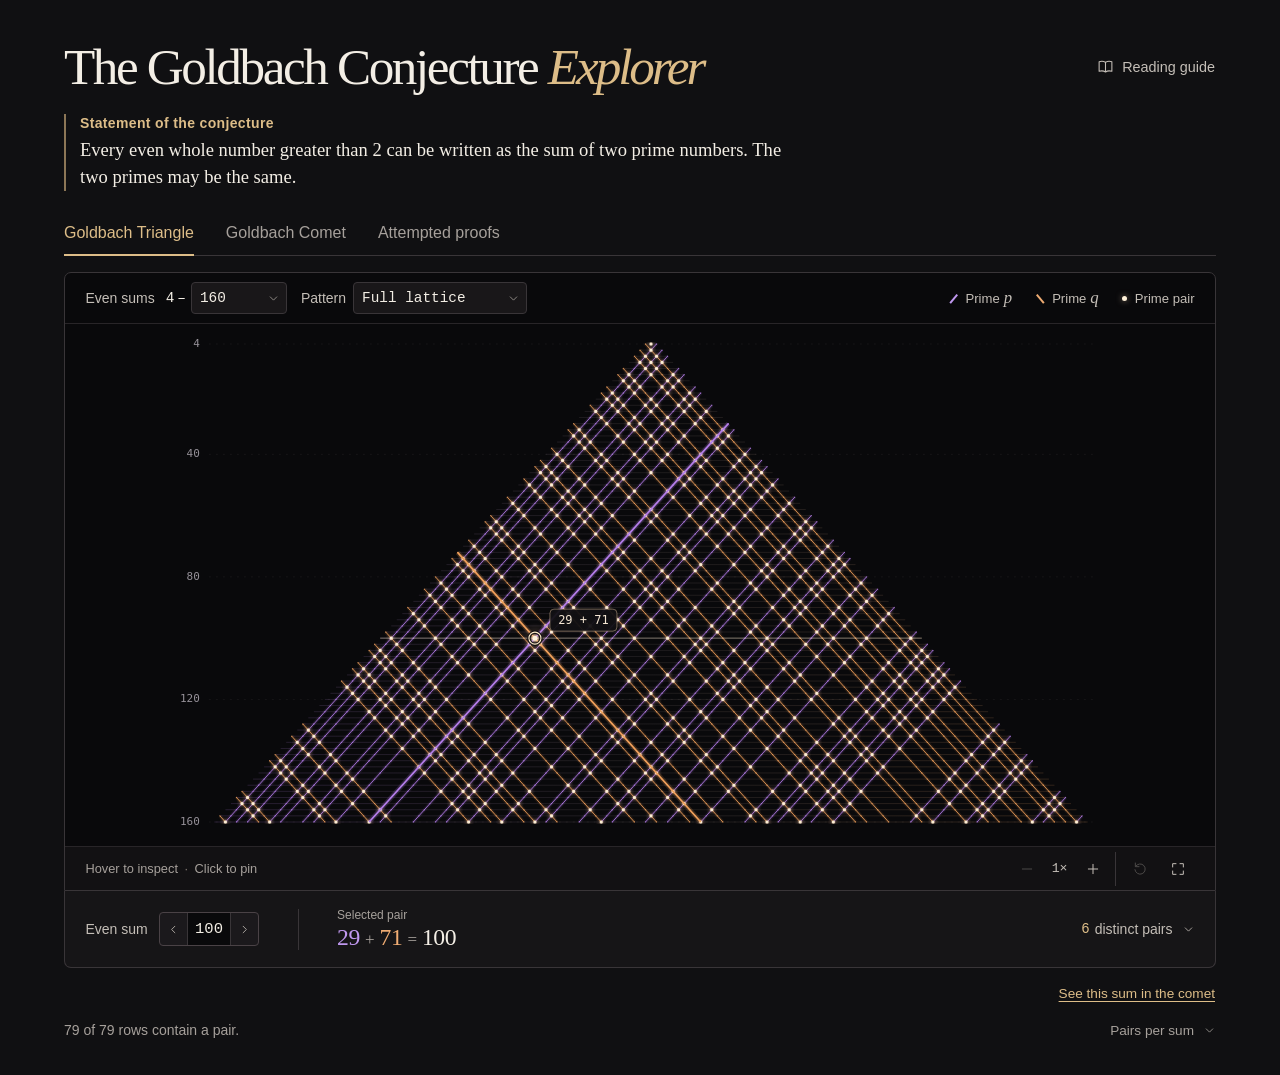
<file: goldbackExplorer/index.html>
<!doctype html>
<html lang="en">
<head>
  <meta charset="utf-8">
  <meta name="viewport" content="width=device-width, initial-scale=1">
  <title>The Goldbach Conjecture Explorer has moved</title>
  <link rel="canonical" href="https://niffe.org/goldbachExplorer/">
  <script>location.replace('/goldbachExplorer/' + location.search + location.hash);</script>
  <noscript><meta http-equiv="refresh" content="0;url=/goldbachExplorer/"></noscript>
</head>
<body>
  <p><a href="/goldbachExplorer/">Open The Goldbach Conjecture Explorer</a></p>
</body>
</html>
</file>
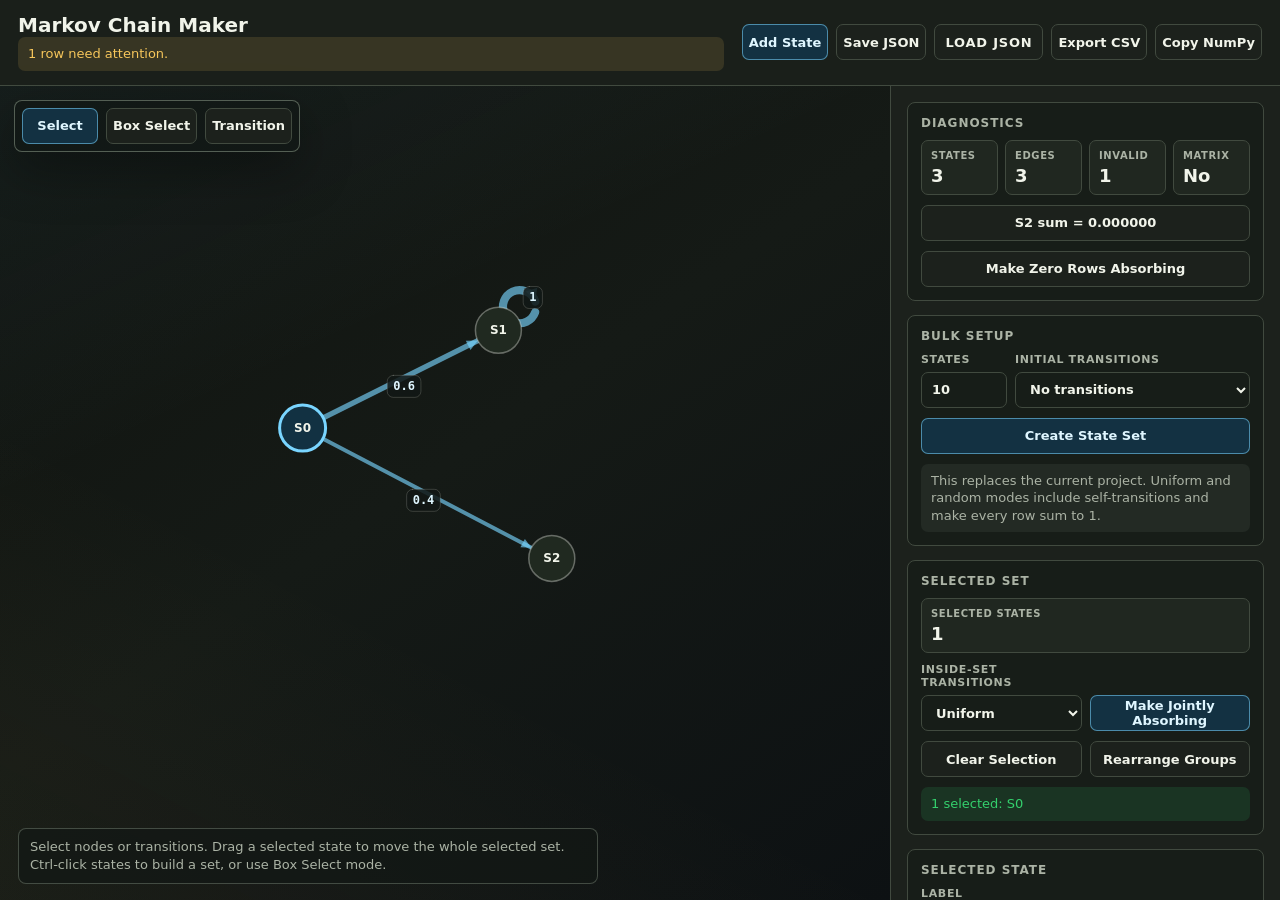
<file: markovEditor/index.html>
<!doctype html>
<html lang="en">
<head>
  <meta charset="utf-8">
  <meta name="viewport" content="width=device-width, initial-scale=1">
  <title>Markov Chain Maker</title>
  <style>
    :root {
      color-scheme: dark;
      --bg: #11130f;
      --ink: #f1f4ea;
      --muted: #abb3a5;
      --panel: #1c211c;
      --panel-2: #232a24;
      --line: #414a3f;
      --line-strong: #6d7a67;
      --accent: #79d5ff;
      --accent-2: #ffd36a;
      --good: #34d06d;
      --warn: #f6c65b;
      --bad: #ff6d6a;
      --node: #202920;
      --node-selected: #123142;
      --absorbing: #f6c65b;
      --shadow: 0 18px 50px rgba(0, 0, 0, 0.34);
      font-family: Inter, ui-sans-serif, system-ui, -apple-system, BlinkMacSystemFont, "Segoe UI", sans-serif;
    }

    * {
      box-sizing: border-box;
    }

    html,
    body {
      width: 100%;
      height: 100%;
      margin: 0;
      background: var(--bg);
      color: var(--ink);
    }

    body {
      display: grid;
      grid-template-rows: auto minmax(0, 1fr);
      overflow: hidden;
    }

    header {
      display: grid;
      grid-template-columns: minmax(240px, 1fr) auto;
      align-items: center;
      gap: 18px;
      padding: 14px 18px;
      border-bottom: 1px solid var(--line);
      background: rgba(28, 33, 28, 0.92);
      backdrop-filter: blur(8px);
      z-index: 2;
    }

    h1,
    h2,
    h3,
    p {
      margin: 0;
    }

    h1 {
      font-size: 20px;
      line-height: 1.15;
      letter-spacing: 0;
    }

    h2,
    h3 {
      color: var(--muted);
      font-size: 12px;
      font-weight: 800;
      letter-spacing: 0.08em;
      text-transform: uppercase;
    }

    button,
    input,
    select,
    textarea {
      font: inherit;
    }

    button,
    .file-button {
      min-height: 36px;
      border: 1px solid var(--line);
      border-radius: 7px;
      background: var(--panel);
      color: var(--ink);
      font-size: 13px;
      font-weight: 760;
      cursor: pointer;
    }

    button:hover,
    .file-button:hover {
      border-color: var(--line-strong);
      background: var(--panel-2);
    }

    button.primary {
      border-color: rgba(121, 213, 255, 0.55);
      background: #133142;
      color: #dff6ff;
    }

    button.danger {
      border-color: rgba(255, 109, 106, 0.32);
      color: #ffd8d6;
    }

    button:disabled {
      cursor: not-allowed;
      opacity: 0.45;
    }

    input,
    select,
    textarea {
      width: 100%;
      min-height: 36px;
      border: 1px solid var(--line);
      border-radius: 7px;
      background: #171d18;
      color: var(--ink);
      padding: 8px 10px;
      font-size: 13px;
    }

    input[type="checkbox"] {
      width: 18px;
      min-height: 18px;
      accent-color: var(--accent);
    }

    textarea {
      min-height: 120px;
      resize: vertical;
      font-family: ui-monospace, SFMono-Regular, Menlo, Consolas, monospace;
      font-size: 12px;
      line-height: 1.5;
    }

    label {
      display: grid;
      gap: 6px;
      color: var(--muted);
      font-size: 11px;
      font-weight: 800;
      letter-spacing: 0.06em;
      text-transform: uppercase;
    }

    .toolbar {
      display: flex;
      flex-wrap: wrap;
      justify-content: flex-end;
      gap: 8px;
    }

    .app {
      display: grid;
      grid-template-columns: minmax(430px, 1fr) 390px;
      min-height: 0;
    }

    .canvas-shell {
      position: relative;
      min-width: 0;
      min-height: 0;
      background:
        linear-gradient(155deg, rgba(121, 213, 255, 0.055) 0%, transparent 34%),
        linear-gradient(28deg, rgba(246, 198, 91, 0.035) 0%, transparent 38%),
        linear-gradient(145deg, #10130f 0%, #151a16 48%, #0d1113 100%);
    }

    canvas {
      display: block;
      width: 100%;
      height: 100%;
      touch-action: none;
      cursor: default;
    }

    .mode-strip {
      position: absolute;
      top: 14px;
      left: 14px;
      display: flex;
      gap: 8px;
      padding: 7px;
      border: 1px solid rgba(152, 166, 146, 0.5);
      border-radius: 8px;
      background: rgba(18, 24, 22, 0.76);
      box-shadow: var(--shadow);
    }

    .mode-strip button {
      min-width: 76px;
    }

    .hint {
      position: absolute;
      left: 18px;
      bottom: 16px;
      max-width: min(580px, calc(100% - 36px));
      padding: 9px 11px;
      border: 1px solid rgba(152, 166, 146, 0.36);
      border-radius: 8px;
      background: rgba(18, 24, 22, 0.72);
      color: var(--muted);
      font-size: 13px;
      line-height: 1.4;
      pointer-events: none;
    }

    .selection-marquee {
      position: absolute;
      border: 1px solid rgba(121, 213, 255, 0.8);
      background: rgba(121, 213, 255, 0.12);
      border-radius: 6px;
      pointer-events: none;
    }

    aside {
      display: flex;
      flex-direction: column;
      gap: 14px;
      min-height: 0;
      padding: 16px;
      border-left: 1px solid var(--line);
      background: var(--panel);
      overflow: auto;
    }

    section {
      display: grid;
      gap: 10px;
      padding: 13px;
      border: 1px solid var(--line);
      border-radius: 8px;
      background: #171d18;
    }

    .metrics {
      display: grid;
      grid-template-columns: repeat(4, minmax(0, 1fr));
      gap: 7px;
    }

    .metric {
      min-width: 0;
      padding: 9px;
      border: 1px solid var(--line);
      border-radius: 7px;
      background: #202720;
    }

    .metric span {
      display: block;
      color: var(--muted);
      font-size: 10px;
      font-weight: 800;
      letter-spacing: 0.06em;
      text-transform: uppercase;
    }

    .metric strong {
      display: block;
      margin-top: 6px;
      overflow: hidden;
      text-overflow: ellipsis;
      font-size: 18px;
      line-height: 1;
      white-space: nowrap;
    }

    .row {
      display: grid;
      grid-template-columns: minmax(0, 1fr) minmax(0, 1fr);
      gap: 8px;
      align-items: end;
    }

    .buttons {
      display: grid;
      grid-template-columns: repeat(2, minmax(0, 1fr));
      gap: 8px;
    }

    .wide-buttons {
      display: grid;
      grid-template-columns: repeat(3, minmax(0, 1fr));
      gap: 8px;
    }

    .bulk-grid {
      display: grid;
      grid-template-columns: 86px minmax(0, 1fr);
      gap: 8px;
      align-items: end;
    }

    .set-actions {
      display: grid;
      grid-template-columns: minmax(0, 1fr) minmax(0, 1fr);
      gap: 8px;
      align-items: end;
    }

    .check-row {
      display: grid;
      grid-template-columns: 20px minmax(0, 1fr);
      align-items: center;
      gap: 8px;
      min-height: 34px;
      color: var(--muted);
      font-size: 12px;
      font-weight: 760;
      letter-spacing: 0;
      text-transform: none;
    }

    .status {
      padding: 8px 10px;
      border-radius: 7px;
      background: #232a24;
      color: var(--muted);
      font-size: 13px;
      line-height: 1.35;
    }

    .status.good {
      background: rgba(52, 208, 109, 0.13);
      color: var(--good);
    }

    .status.warn {
      background: rgba(246, 198, 91, 0.13);
      color: var(--warn);
    }

    .status.bad {
      background: rgba(255, 109, 106, 0.13);
      color: var(--bad);
    }

    .transition-list,
    .invalid-list {
      display: grid;
      gap: 7px;
      max-height: 220px;
      overflow: auto;
    }

    .transition-row {
      display: grid;
      grid-template-columns: minmax(64px, 1fr) 96px 34px;
      gap: 7px;
      align-items: center;
      padding: 7px;
      border: 1px solid var(--line);
      border-radius: 7px;
      background: #202720;
    }

    .transition-row button {
      min-height: 34px;
    }

    .transition-label {
      min-width: 0;
      overflow: hidden;
      color: var(--ink);
      font-size: 13px;
      font-weight: 760;
      text-overflow: ellipsis;
      white-space: nowrap;
    }

    .tabs {
      display: grid;
      grid-template-columns: repeat(2, minmax(0, 1fr));
      gap: 8px;
    }

    .matrix-scroll {
      max-height: 340px;
      overflow: auto;
      border: 1px solid var(--line);
      border-radius: 8px;
      background: #171d18;
    }

    .heatmap {
      display: grid;
      gap: 1px;
      min-width: max-content;
      padding: 8px;
    }

    .heat-cell,
    .axis-cell {
      display: grid;
      place-items: center;
      min-width: 34px;
      height: 30px;
      border-radius: 4px;
      font-family: ui-monospace, SFMono-Regular, Menlo, Consolas, monospace;
      font-size: 11px;
      font-weight: 800;
    }

    .axis-cell {
      background: #232a24;
      color: var(--muted);
      cursor: pointer;
    }

    .axis-cell.selected {
      background: #123142;
      color: #dff6ff;
    }

    table {
      border-collapse: collapse;
      min-width: 100%;
      font-family: ui-monospace, SFMono-Regular, Menlo, Consolas, monospace;
      font-size: 12px;
    }

    th,
    td {
      min-width: 74px;
      padding: 7px 8px;
      border: 1px solid var(--line);
      text-align: right;
      white-space: nowrap;
    }

    th {
      position: sticky;
      top: 0;
      background: #232a24;
      color: var(--muted);
      font-weight: 800;
      z-index: 1;
    }

    th.row-head {
      left: 0;
      z-index: 2;
      cursor: pointer;
      text-align: left;
    }

    tr.selected th.row-head {
      background: #123142;
      color: #dff6ff;
    }

    .hidden {
      display: none !important;
    }

    .file-button {
      display: grid;
      place-items: center;
      padding: 0 10px;
      text-align: center;
    }

    .file-button input {
      position: absolute;
      width: 1px;
      height: 1px;
      opacity: 0;
      pointer-events: none;
    }

    @media (max-width: 980px) {
      body {
        overflow: auto;
      }

      .app {
        grid-template-columns: 1fr;
        grid-template-rows: minmax(540px, 62vh) auto;
      }

      aside {
        border-top: 1px solid var(--line);
        border-left: 0;
      }

      header {
        grid-template-columns: 1fr;
      }

      .toolbar {
        justify-content: start;
      }
    }
  </style>
</head>
<body>
  <header>
    <div>
      <h1>Markov Chain Maker</h1>
      <p class="status" id="projectStatus">Create states, draw weighted transitions, and repair rows explicitly.</p>
    </div>
    <div class="toolbar">
      <button id="addState" class="primary" type="button">Add State</button>
      <button id="downloadJson" type="button">Save JSON</button>
      <label class="file-button">Load JSON<input id="loadJson" type="file" accept="application/json,.json"></label>
      <button id="exportCsv" type="button">Export CSV</button>
      <button id="exportNumpy" type="button">Copy NumPy</button>
    </div>
  </header>

  <div class="app">
    <main class="canvas-shell">
      <canvas id="canvas" aria-label="Markov chain editor canvas"></canvas>
      <div class="mode-strip" aria-label="editor modes">
        <button id="selectMode" class="primary" type="button">Select</button>
        <button id="multiSelectMode" type="button">Box Select</button>
        <button id="edgeMode" type="button">Transition</button>
      </div>
      <div id="selectionMarquee" class="selection-marquee hidden"></div>
      <p class="hint" id="hint">Select one or more source states, then use Transition mode and click a target state to add transitions.</p>
    </main>

    <aside>
      <section>
        <h2>Diagnostics</h2>
        <div class="metrics">
          <div class="metric"><span>States</span><strong id="stateCount">0</strong></div>
          <div class="metric"><span>Edges</span><strong id="edgeCount">0</strong></div>
          <div class="metric"><span>Invalid</span><strong id="invalidCount">0</strong></div>
          <div class="metric"><span>Matrix</span><strong id="matrixState">No</strong></div>
        </div>
        <div class="invalid-list" id="invalidRows"></div>
        <button id="makeZeroAbsorbing" type="button">Make Zero Rows Absorbing</button>
      </section>

      <section>
        <h2>Bulk Setup</h2>
        <div class="bulk-grid">
          <label>
            States
            <input id="bulkStateCount" type="number" min="1" max="99" step="1" value="10">
          </label>
          <label>
            Initial transitions
            <select id="bulkTransitionMode">
              <option value="empty">No transitions</option>
              <option value="uniform">Uniform complete matrix</option>
              <option value="random">Random complete matrix</option>
            </select>
          </label>
        </div>
        <button id="createBulkStates" class="primary" type="button">Create State Set</button>
        <p class="status">This replaces the current project. Uniform and random modes include self-transitions and make every row sum to 1.</p>
      </section>

      <section>
        <h2>Selected Set</h2>
        <div class="metric">
          <span>Selected States</span>
          <strong id="selectedSetCount">0</strong>
        </div>
        <div class="set-actions">
          <label>
            Inside-set transitions
            <select id="absorbingMode">
              <option value="uniform">Uniform</option>
              <option value="random">Random</option>
            </select>
          </label>
          <button id="makeSetAbsorbing" class="primary" type="button" disabled>Make Jointly Absorbing</button>
        </div>
        <div class="buttons">
          <button id="clearSelection" type="button" disabled>Clear Selection</button>
          <button id="rearrangeGroups" type="button">Rearrange Groups</button>
        </div>
        <p class="status" id="setStatus">Use Box Select or Ctrl-click states to build a set.</p>
      </section>

      <section id="stateInspector">
        <h2>Selected State</h2>
        <label>
          Label
          <input id="stateLabel" type="text" maxlength="32" disabled>
        </label>
        <div class="row">
          <label>
            Row sum
            <input id="rowSum" type="text" disabled>
          </label>
          <button id="deleteState" class="danger" type="button" disabled>Delete State</button>
        </div>
        <div class="status" id="rowStatus">Select a state to edit outgoing transitions.</div>
        <div class="transition-list" id="outgoingList"></div>
        <div class="wide-buttons">
          <button id="normalizeRow" type="button" disabled>Normalize Row</button>
          <button id="makeAbsorbing" type="button" disabled>Make Absorbing</button>
          <button id="clearOutgoing" type="button" disabled>Clear Outgoing</button>
        </div>
        <button id="clearIncoming" type="button" disabled>Clear Incoming Transitions</button>
        <button id="addRemainder" type="button" disabled>Add Self-loop Remainder</button>
      </section>

      <section>
        <h2>Transition</h2>
        <div class="row">
          <label>
            From
            <select id="fromSelect"></select>
          </label>
          <label>
            To
            <select id="toSelect"></select>
          </label>
        </div>
        <div class="row">
          <label>
            Probability
            <input id="probabilityInput" type="number" min="0" max="1" step="0.01" value="1">
          </label>
          <button id="upsertTransition" class="primary" type="button">Set Transition</button>
        </div>
        <label class="check-row">
          <input id="continuousNormalize" type="checkbox">
          <span>Continuous normalization for newly added transitions</span>
        </label>
        <p class="status">When enabled, a new outgoing transition receives an equal share from each current outgoing transition. Empty rows are treated as an implicit self-loop of 1, so the first added edge gets probability 0.5.</p>
        <button id="deleteTransition" class="danger" type="button" disabled>Delete Selected Transition</button>
      </section>

      <section>
        <h2>Matrix View</h2>
        <div class="tabs">
          <button id="heatmapTab" class="primary" type="button">Heatmap</button>
          <button id="tableTab" type="button">Table</button>
        </div>
        <div class="matrix-scroll">
          <div id="heatmap" class="heatmap"></div>
          <div id="tableWrap" class="hidden"></div>
        </div>
      </section>

      <section>
        <h2>Project JSON</h2>
        <textarea id="jsonPreview" readonly></textarea>
      </section>
    </aside>
  </div>

  <script>
    const MAX_STATES = 99;
    const NODE_RADIUS = 23;
    const EPSILON = 1e-9;

    const canvas = document.getElementById("canvas");
    const ctx = canvas.getContext("2d");
    const addStateButton = document.getElementById("addState");
    const downloadJsonButton = document.getElementById("downloadJson");
    const loadJsonInput = document.getElementById("loadJson");
    const exportCsvButton = document.getElementById("exportCsv");
    const exportNumpyButton = document.getElementById("exportNumpy");
    const selectModeButton = document.getElementById("selectMode");
    const multiSelectModeButton = document.getElementById("multiSelectMode");
    const edgeModeButton = document.getElementById("edgeMode");
    const selectionMarquee = document.getElementById("selectionMarquee");
    const hint = document.getElementById("hint");
    const projectStatus = document.getElementById("projectStatus");
    const stateCount = document.getElementById("stateCount");
    const edgeCount = document.getElementById("edgeCount");
    const invalidCount = document.getElementById("invalidCount");
    const matrixState = document.getElementById("matrixState");
    const invalidRows = document.getElementById("invalidRows");
    const makeZeroAbsorbingButton = document.getElementById("makeZeroAbsorbing");
    const bulkStateCountInput = document.getElementById("bulkStateCount");
    const bulkTransitionModeInput = document.getElementById("bulkTransitionMode");
    const createBulkStatesButton = document.getElementById("createBulkStates");
    const selectedSetCount = document.getElementById("selectedSetCount");
    const absorbingModeInput = document.getElementById("absorbingMode");
    const makeSetAbsorbingButton = document.getElementById("makeSetAbsorbing");
    const clearSelectionButton = document.getElementById("clearSelection");
    const rearrangeGroupsButton = document.getElementById("rearrangeGroups");
    const setStatus = document.getElementById("setStatus");
    const stateLabel = document.getElementById("stateLabel");
    const rowSumInput = document.getElementById("rowSum");
    const deleteStateButton = document.getElementById("deleteState");
    const rowStatus = document.getElementById("rowStatus");
    const outgoingList = document.getElementById("outgoingList");
    const normalizeRowButton = document.getElementById("normalizeRow");
    const makeAbsorbingButton = document.getElementById("makeAbsorbing");
    const clearOutgoingButton = document.getElementById("clearOutgoing");
    const clearIncomingButton = document.getElementById("clearIncoming");
    const addRemainderButton = document.getElementById("addRemainder");
    const fromSelect = document.getElementById("fromSelect");
    const toSelect = document.getElementById("toSelect");
    const probabilityInput = document.getElementById("probabilityInput");
    const continuousNormalizeInput = document.getElementById("continuousNormalize");
    const upsertTransitionButton = document.getElementById("upsertTransition");
    const deleteTransitionButton = document.getElementById("deleteTransition");
    const heatmapTab = document.getElementById("heatmapTab");
    const tableTab = document.getElementById("tableTab");
    const heatmap = document.getElementById("heatmap");
    const tableWrap = document.getElementById("tableWrap");
    const jsonPreview = document.getElementById("jsonPreview");

    let dpr = 1;
    let width = 0;
    let height = 0;
    let mode = "select";
    let matrixView = "heatmap";
    let connectSourceId = null;
    let dragStateId = null;
    let dragOffset = { x: 0, y: 0 };
    let dragLastPoint = null;
    let dragGroupIds = [];
    let selectionStart = null;
    let selectionRect = null;
    let selected = { type: null, id: null, from: null, to: null };
    let selectedStateIds = new Set();
    let absorbingGroups = [];
    let nextStateId = 0;
    let states = [];
    let transitions = new Map();

    function makeProject() {
      return {
        schema: "markov-chain-maker/v1",
        states: states.map((state) => ({
          id: state.id,
          label: state.label,
          x: Math.round(state.x),
          y: Math.round(state.y)
        })),
        absorbingGroups: absorbingGroups.map((group) => [...group]),
        settings: {
          continuousNormalization: continuousNormalizeInput.checked
        },
        transitions: Array.from(transitions.entries()).flatMap(([from, targets]) =>
          Array.from(targets.entries()).map(([to, probability]) => ({
            from: Number(from),
            to: Number(to),
            probability
          }))
        )
      };
    }

    function labelForId(id) {
      return states.find((state) => state.id === id)?.label || `S${id}`;
    }

    function sortedStates() {
      return [...states].sort((a, b) => a.id - b.id);
    }

    function getTargets(fromId) {
      if (!transitions.has(fromId)) transitions.set(fromId, new Map());
      return transitions.get(fromId);
    }

    function clampProbability(value) {
      const number = Number(value);
      if (!Number.isFinite(number)) return 0;
      return Math.max(0, Math.min(1, number));
    }

    function setTransition(fromId, toId, probability) {
      if (!states.some((state) => state.id === fromId) || !states.some((state) => state.id === toId)) return;
      const clamped = clampProbability(probability);
      const targets = getTargets(fromId);
      if (clamped <= EPSILON) {
        targets.delete(toId);
      } else {
        targets.set(toId, clamped);
      }
      if (targets.size === 0) transitions.delete(fromId);
    }

    function addTransitionWithContinuousNormalization(fromId, toId, fallbackProbability) {
      if (!continuousNormalizeInput.checked) {
        setTransition(fromId, toId, fallbackProbability);
        return;
      }
      if (!states.some((state) => state.id === fromId) || !states.some((state) => state.id === toId)) return;
      const targets = getTargets(fromId);
      if (targets.has(toId)) {
        setTransition(fromId, toId, fallbackProbability);
        return;
      }
      if (targets.size === 0 && fromId !== toId) targets.set(fromId, 1);
      const existing = [...targets.entries()].filter(([, probability]) => probability > EPSILON);
      if (existing.length === 0) {
        setTransition(fromId, toId, fallbackProbability);
        return;
      }
      const takeRatio = 1 / (existing.length + 1);
      const newProbability = existing.reduce((sum, [, probability]) => sum + probability * takeRatio, 0);
      for (const [targetId, probability] of existing) {
        const remaining = probability * (1 - takeRatio);
        if (remaining <= EPSILON) targets.delete(targetId);
        else targets.set(targetId, remaining);
      }
      targets.set(toId, newProbability);
    }

    function deleteTransition(fromId, toId) {
      if (!transitions.has(fromId)) return;
      transitions.get(fromId).delete(toId);
      if (transitions.get(fromId).size === 0) transitions.delete(fromId);
      if (selected.type === "transition" && selected.from === fromId && selected.to === toId) {
        selected = { type: null, id: null, from: null, to: null };
      }
    }

    function rowSum(id) {
      const targets = transitions.get(id);
      if (!targets) return 0;
      return Array.from(targets.values()).reduce((sum, value) => sum + value, 0);
    }

    function rowIsValid(id) {
      return Math.abs(rowSum(id) - 1) <= EPSILON;
    }

    function invalidRowSummaries() {
      return states
        .filter((state) => !rowIsValid(state.id))
        .map((state) => `${state.label}: ${rowSum(state.id).toFixed(6)}`);
    }

    function isRowStochasticMatrix() {
      return states.length > 0 && states.every((state) => rowIsValid(state.id));
    }

    function denseMatrix() {
      const ordered = sortedStates();
      return ordered.map((fromState) => {
        const targets = transitions.get(fromState.id) || new Map();
        return ordered.map((toState) => targets.get(toState.id) || 0);
      });
    }

    function addState(x = null, y = null) {
      if (states.length >= MAX_STATES) {
        setProjectMessage(`State limit is ${MAX_STATES}.`, "warn");
        return;
      }
      const id = nextStateId;
      nextStateId += 1;
      const centerX = x ?? width / 2 + Math.cos(id * 2.4) * Math.min(width, height) * 0.22;
      const centerY = y ?? height / 2 + Math.sin(id * 2.4) * Math.min(width, height) * 0.22;
      const state = {
        id,
        label: `S${id}`,
        x: Math.max(NODE_RADIUS + 8, Math.min(width - NODE_RADIUS - 8, centerX)),
        y: Math.max(NODE_RADIUS + 8, Math.min(height - NODE_RADIUS - 8, centerY))
      };
      states.push(state);
      selected = { type: "state", id: state.id, from: null, to: null };
      selectedStateIds = new Set([state.id]);
      updateAll();
    }

    function createStateSet(count, transitionMode) {
      const stateCount = Math.max(1, Math.min(MAX_STATES, Math.round(Number(count) || 1)));
      const centerX = width / 2;
      const centerY = height / 2;
      const layoutRadius = Math.max(90, Math.min(width, height) * 0.34);
      states = Array.from({ length: stateCount }, (_, index) => {
        const angle = -Math.PI / 2 + (index / stateCount) * Math.PI * 2;
        const ringScale = stateCount <= 1 ? 0 : 1;
        return {
          id: index,
          label: `S${index}`,
          x: centerX + Math.cos(angle) * layoutRadius * ringScale,
          y: centerY + Math.sin(angle) * layoutRadius * ringScale
        };
      }).map((state) => ({
        ...state,
        x: Math.max(NODE_RADIUS + 8, Math.min(width - NODE_RADIUS - 8, state.x)),
        y: Math.max(NODE_RADIUS + 8, Math.min(height - NODE_RADIUS - 8, state.y))
      }));

      transitions = new Map();
      absorbingGroups = [];
      if (transitionMode === "uniform") createUniformTransitions();
      if (transitionMode === "random") createRandomTransitions();

      nextStateId = stateCount;
      selected = states[0] ? { type: "state", id: states[0].id, from: null, to: null } : { type: null, id: null, from: null, to: null };
      selectedStateIds = states[0] ? new Set([states[0].id]) : new Set();
      connectSourceId = null;
      bulkStateCountInput.value = String(stateCount);
      updateAll();
      setProjectMessage(`Created ${stateCount} states with ${transitionMode === "empty" ? "no" : transitionMode} transitions.`, transitionMode === "empty" ? "warn" : "good");
    }

    function createUniformTransitions() {
      const probability = states.length > 0 ? 1 / states.length : 0;
      for (const from of states) {
        transitions.set(from.id, new Map(states.map((to) => [to.id, probability])));
      }
    }

    function createRandomTransitions() {
      for (const from of states) {
        const weights = states.map(() => Math.random() + 0.02);
        const total = weights.reduce((sum, value) => sum + value, 0);
        transitions.set(from.id, new Map(states.map((to, index) => [to.id, weights[index] / total])));
      }
    }

    function deleteSelectedState() {
      if (selected.type !== "state") return;
      const id = selected.id;
      states = states.filter((state) => state.id !== id);
      transitions.delete(id);
      for (const targets of transitions.values()) targets.delete(id);
      for (const [from, targets] of transitions.entries()) {
        if (targets.size === 0) transitions.delete(from);
      }
      selectedStateIds.delete(id);
      absorbingGroups = absorbingGroups
        .map((group) => group.filter((stateId) => stateId !== id))
        .filter((group) => group.length > 0);
      selected = { type: null, id: null, from: null, to: null };
      connectSourceId = null;
      updateAll();
    }

    function selectedState() {
      if (selected.type !== "state") return null;
      return states.find((state) => state.id === selected.id) || null;
    }

    function normalizeRow(id) {
      const sum = rowSum(id);
      if (sum <= EPSILON) return;
      const targets = getTargets(id);
      for (const [to, probability] of targets.entries()) targets.set(to, probability / sum);
      updateAll();
    }

    function makeAbsorbing(id) {
      transitions.set(id, new Map([[id, 1]]));
      updateAll();
    }

    function clearOutgoing(id) {
      transitions.delete(id);
      updateAll();
    }

    function clearIncoming(id) {
      for (const [fromId, targets] of transitions.entries()) {
        targets.delete(id);
        if (targets.size === 0) transitions.delete(fromId);
      }
      if (selected.type === "transition" && selected.to === id) {
        selected = { type: "state", id, from: null, to: null };
      }
      updateAll();
    }

    function addSelfLoopRemainder(id) {
      const sum = rowSum(id);
      if (sum >= 1 - EPSILON) return;
      const targets = getTargets(id);
      targets.set(id, clampProbability((targets.get(id) || 0) + (1 - sum)));
      updateAll();
    }

    function makeAllZeroRowsAbsorbing() {
      for (const state of states) {
        if (rowSum(state.id) <= EPSILON) transitions.set(state.id, new Map([[state.id, 1]]));
      }
      updateAll();
    }

    function selectedSetIds() {
      return [...selectedStateIds].filter((id) => states.some((state) => state.id === id)).sort((a, b) => a - b);
    }

    function makeSelectedSetAbsorbing(modeName) {
      const ids = selectedSetIds();
      if (ids.length === 0) return;
      const idSet = new Set(ids);
      for (const fromId of ids) {
        if (modeName === "random") {
          const weights = ids.map(() => Math.random() + 0.02);
          const total = weights.reduce((sum, value) => sum + value, 0);
          transitions.set(fromId, new Map(ids.map((toId, index) => [toId, weights[index] / total])));
        } else {
          const probability = 1 / ids.length;
          transitions.set(fromId, new Map(ids.map((toId) => [toId, probability])));
        }
      }
      absorbingGroups = absorbingGroups
        .map((group) => group.filter((stateId) => !idSet.has(stateId)))
        .filter((group) => group.length > 0);
      absorbingGroups.push(ids);
      rearrangeByAbsorbingGroups();
      selected = { type: "state", id: ids[0], from: null, to: null };
      selectedStateIds = new Set(ids);
      updateAll();
      setProjectMessage(`Made ${ids.length} states jointly absorbing with ${modeName} internal transitions.`, "good");
    }

    function rearrangeByAbsorbingGroups() {
      const groupedIds = new Set(absorbingGroups.flat());
      const groups = absorbingGroups.map((group) => group.map((id) => states.find((state) => state.id === id)).filter(Boolean));
      const ungrouped = states.filter((state) => !groupedIds.has(state.id));
      const allClusters = [...groups, ...(ungrouped.length > 0 ? [ungrouped] : [])].filter((cluster) => cluster.length > 0);
      if (allClusters.length === 0) return;
      const centerY = height / 2;
      const bandWidth = width / (allClusters.length + 1);
      allClusters.forEach((cluster, clusterIndex) => {
        const cx = bandWidth * (clusterIndex + 1);
        const cy = centerY + (clusterIndex % 2 === 0 ? -1 : 1) * Math.min(36, height * 0.05);
        const radius = Math.max(42, Math.min(120, 22 + cluster.length * 3.2));
        cluster.forEach((state, index) => {
          const angle = -Math.PI / 2 + (index / cluster.length) * Math.PI * 2;
          const ringScale = cluster.length <= 1 ? 0 : 1;
          state.x = Math.max(NODE_RADIUS + 8, Math.min(width - NODE_RADIUS - 8, cx + Math.cos(angle) * radius * ringScale));
          state.y = Math.max(NODE_RADIUS + 8, Math.min(height - NODE_RADIUS - 8, cy + Math.sin(angle) * radius * ringScale));
        });
      });
    }

    function hitState(point) {
      for (let index = states.length - 1; index >= 0; index -= 1) {
        const state = states[index];
        const dx = point.x - state.x;
        const dy = point.y - state.y;
        if (Math.hypot(dx, dy) <= NODE_RADIUS + 3) return state;
      }
      return null;
    }

    function distanceToSegment(point, a, b) {
      const dx = b.x - a.x;
      const dy = b.y - a.y;
      const lengthSquared = dx * dx + dy * dy;
      if (lengthSquared === 0) return Math.hypot(point.x - a.x, point.y - a.y);
      const t = Math.max(0, Math.min(1, ((point.x - a.x) * dx + (point.y - a.y) * dy) / lengthSquared));
      return Math.hypot(point.x - (a.x + t * dx), point.y - (a.y + t * dy));
    }

    function hitTransition(point) {
      const candidates = [];
      for (const [fromId, targets] of transitions.entries()) {
        const from = states.find((state) => state.id === fromId);
        if (!from) continue;
        for (const toId of targets.keys()) {
          const to = states.find((state) => state.id === toId);
          if (!to) continue;
          if (fromId === toId) {
            const loopCenter = { x: from.x + NODE_RADIUS * 0.92, y: from.y - NODE_RADIUS * 1.03 };
            const distance = Math.abs(Math.hypot(point.x - loopCenter.x, point.y - loopCenter.y) - NODE_RADIUS * 0.72);
            if (distance <= 9) candidates.push({ from: fromId, to: toId, distance });
          } else {
            const angle = Math.atan2(to.y - from.y, to.x - from.x);
            const start = { x: from.x + Math.cos(angle) * NODE_RADIUS, y: from.y + Math.sin(angle) * NODE_RADIUS };
            const end = { x: to.x - Math.cos(angle) * NODE_RADIUS, y: to.y - Math.sin(angle) * NODE_RADIUS };
            const distance = distanceToSegment(point, start, end);
            if (distance <= 8) candidates.push({ from: fromId, to: toId, distance });
          }
        }
      }
      candidates.sort((a, b) => a.distance - b.distance);
      return candidates[0] || null;
    }

    function canvasPoint(event) {
      const rect = canvas.getBoundingClientRect();
      return {
        x: event.clientX - rect.left,
        y: event.clientY - rect.top
      };
    }

    function rectFromPoints(a, b) {
      return {
        x: Math.min(a.x, b.x),
        y: Math.min(a.y, b.y),
        width: Math.abs(a.x - b.x),
        height: Math.abs(a.y - b.y)
      };
    }

    function stateInsideRect(state, rect) {
      return state.x >= rect.x && state.x <= rect.x + rect.width && state.y >= rect.y && state.y <= rect.y + rect.height;
    }

    function updateSelectionMarquee() {
      if (!selectionRect) {
        selectionMarquee.classList.add("hidden");
        return;
      }
      selectionMarquee.classList.remove("hidden");
      selectionMarquee.style.left = `${selectionRect.x}px`;
      selectionMarquee.style.top = `${selectionRect.y}px`;
      selectionMarquee.style.width = `${selectionRect.width}px`;
      selectionMarquee.style.height = `${selectionRect.height}px`;
    }

    function toggleStateInSelection(id) {
      if (selectedStateIds.has(id)) selectedStateIds.delete(id);
      else selectedStateIds.add(id);
      selected = { type: "state", id, from: null, to: null };
      updateAll();
    }

    function clampGroupDelta(groupStates, dx, dy) {
      if (groupStates.length === 0) return { dx: 0, dy: 0 };
      const minX = Math.min(...groupStates.map((state) => state.x));
      const maxX = Math.max(...groupStates.map((state) => state.x));
      const minY = Math.min(...groupStates.map((state) => state.y));
      const maxY = Math.max(...groupStates.map((state) => state.y));
      return {
        dx: Math.max(NODE_RADIUS + 6 - minX, Math.min(width - NODE_RADIUS - 6 - maxX, dx)),
        dy: Math.max(NODE_RADIUS + 6 - minY, Math.min(height - NODE_RADIUS - 6 - maxY, dy))
      };
    }

    function drawArrow(start, end, probability, selectedEdge) {
      const angle = Math.atan2(end.y - start.y, end.x - start.x);
      ctx.lineWidth = 1.2 + probability * 7;
      ctx.strokeStyle = selectedEdge ? "#ffd36a" : "rgba(121, 213, 255, 0.64)";
      ctx.fillStyle = ctx.strokeStyle;
      ctx.lineCap = "round";
      ctx.beginPath();
      ctx.moveTo(start.x, start.y);
      ctx.lineTo(end.x, end.y);
      ctx.stroke();

      const arrowSize = 9 + probability * 5;
      ctx.beginPath();
      ctx.moveTo(end.x, end.y);
      ctx.lineTo(end.x - Math.cos(angle - 0.45) * arrowSize, end.y - Math.sin(angle - 0.45) * arrowSize);
      ctx.lineTo(end.x - Math.cos(angle + 0.45) * arrowSize, end.y - Math.sin(angle + 0.45) * arrowSize);
      ctx.closePath();
      ctx.fill();
    }

    function drawEdgeLabel(x, y, probability, active = false) {
      const text = formatProbability(probability);
      ctx.font = "800 12px ui-monospace, SFMono-Regular, Menlo, Consolas, monospace";
      const metrics = ctx.measureText(text);
      const pad = 6;
      ctx.fillStyle = active ? "rgba(255, 211, 106, 0.18)" : "rgba(18, 24, 22, 0.86)";
      ctx.strokeStyle = active ? "rgba(255, 211, 106, 0.52)" : "rgba(241,244,234,0.18)";
      ctx.lineWidth = 1;
      roundRect(x - metrics.width / 2 - pad, y - 11, metrics.width + pad * 2, 22, 6);
      ctx.fill();
      ctx.stroke();
      ctx.fillStyle = active ? "#fff0bd" : "#dff6ff";
      ctx.textAlign = "center";
      ctx.textBaseline = "middle";
      ctx.fillText(text, x, y + 0.5);
    }

    function drawSelfLoop(state, probability, active) {
      const cx = state.x + NODE_RADIUS * 0.92;
      const cy = state.y - NODE_RADIUS * 1.03;
      const radius = NODE_RADIUS * 0.72;
      ctx.lineWidth = 1.2 + probability * 7;
      ctx.strokeStyle = active ? "#ffd36a" : "rgba(121, 213, 255, 0.64)";
      ctx.fillStyle = ctx.strokeStyle;
      ctx.beginPath();
      ctx.arc(cx, cy, radius, 0.35, Math.PI * 1.9);
      ctx.stroke();
      const endAngle = Math.PI * 1.9;
      const end = { x: cx + Math.cos(endAngle) * radius, y: cy + Math.sin(endAngle) * radius };
      const tangent = endAngle + Math.PI / 2;
      const arrowSize = 9 + probability * 5;
      ctx.beginPath();
      ctx.moveTo(end.x, end.y);
      ctx.lineTo(end.x - Math.cos(tangent - 0.45) * arrowSize, end.y - Math.sin(tangent - 0.45) * arrowSize);
      ctx.lineTo(end.x - Math.cos(tangent + 0.45) * arrowSize, end.y - Math.sin(tangent + 0.45) * arrowSize);
      ctx.closePath();
      ctx.fill();
      drawEdgeLabel(cx + radius * 0.8, cy - radius * 0.55, probability, active);
    }

    function drawTransitions() {
      for (const [fromId, targets] of transitions.entries()) {
        const from = states.find((state) => state.id === fromId);
        if (!from) continue;
        for (const [toId, probability] of targets.entries()) {
          const to = states.find((state) => state.id === toId);
          if (!to) continue;
          const active = selected.type === "transition" && selected.from === fromId && selected.to === toId;
          if (fromId === toId) {
            drawSelfLoop(from, probability, active);
            continue;
          }
          const angle = Math.atan2(to.y - from.y, to.x - from.x);
          const normal = { x: -Math.sin(angle), y: Math.cos(angle) };
          const offset = hasReverseEdge(fromId, toId) ? 12 : 0;
          const start = {
            x: from.x + Math.cos(angle) * NODE_RADIUS + normal.x * offset,
            y: from.y + Math.sin(angle) * NODE_RADIUS + normal.y * offset
          };
          const end = {
            x: to.x - Math.cos(angle) * NODE_RADIUS + normal.x * offset,
            y: to.y - Math.sin(angle) * NODE_RADIUS + normal.y * offset
          };
          drawArrow(start, end, probability, active);
          drawEdgeLabel((start.x + end.x) / 2 + normal.x * 8, (start.y + end.y) / 2 + normal.y * 8, probability, active);
        }
      }
    }

    function drawAbsorbingGroups() {
      absorbingGroups.forEach((group, index) => {
        const groupStates = group.map((id) => states.find((state) => state.id === id)).filter(Boolean);
        if (groupStates.length === 0) return;
        const minX = Math.min(...groupStates.map((state) => state.x)) - NODE_RADIUS * 2;
        const maxX = Math.max(...groupStates.map((state) => state.x)) + NODE_RADIUS * 2;
        const minY = Math.min(...groupStates.map((state) => state.y)) - NODE_RADIUS * 2;
        const maxY = Math.max(...groupStates.map((state) => state.y)) + NODE_RADIUS * 2;
        ctx.fillStyle = index % 2 === 0 ? "rgba(246, 198, 91, 0.08)" : "rgba(121, 213, 255, 0.08)";
        ctx.strokeStyle = index % 2 === 0 ? "rgba(246, 198, 91, 0.42)" : "rgba(121, 213, 255, 0.34)";
        ctx.lineWidth = 1.4;
        roundRect(minX, minY, maxX - minX, maxY - minY, 16);
        ctx.fill();
        ctx.stroke();
        ctx.fillStyle = "rgba(241, 244, 234, 0.62)";
        ctx.font = "800 11px ui-monospace, SFMono-Regular, Menlo, Consolas, monospace";
        ctx.textAlign = "left";
        ctx.textBaseline = "top";
        ctx.fillText(`absorbing set ${index + 1}`, minX + 10, minY + 8);
      });
    }

    function hasReverseEdge(fromId, toId) {
      return transitions.get(toId)?.has(fromId) && fromId !== toId;
    }

    function drawStates() {
      for (const state of states) {
        const isSelected = selected.type === "state" && selected.id === state.id;
        const isInSelectedSet = selectedStateIds.has(state.id);
        const isConnectSource = connectSourceId === state.id;
        ctx.beginPath();
        ctx.arc(state.x, state.y, NODE_RADIUS, 0, Math.PI * 2);
        ctx.fillStyle = isSelected || isConnectSource || isInSelectedSet ? "#123142" : "#202920";
        ctx.strokeStyle = isConnectSource ? "#ffd36a" : isSelected ? "#79d5ff" : isInSelectedSet ? "#f6c65b" : "rgba(241,244,234,0.36)";
        ctx.lineWidth = isSelected || isConnectSource || isInSelectedSet ? 3 : 1.5;
        ctx.fill();
        ctx.stroke();
        ctx.fillStyle = "#f1f4ea";
        ctx.font = "800 12px Inter, ui-sans-serif, system-ui";
        ctx.textAlign = "center";
        ctx.textBaseline = "middle";
        ctx.fillText(state.label, state.x, state.y + 0.5, NODE_RADIUS * 1.62);
      }
    }

    function roundRect(x, y, w, h, r) {
      const radius = Math.min(r, w / 2, h / 2);
      ctx.beginPath();
      ctx.moveTo(x + radius, y);
      ctx.arcTo(x + w, y, x + w, y + h, radius);
      ctx.arcTo(x + w, y + h, x, y + h, radius);
      ctx.arcTo(x, y + h, x, y, radius);
      ctx.arcTo(x, y, x + w, y, radius);
      ctx.closePath();
    }

    function render() {
      ctx.clearRect(0, 0, width, height);
      drawAbsorbingGroups();
      drawTransitions();
      drawStates();
      if (connectSourceId !== null) {
        const source = states.find((state) => state.id === connectSourceId);
        if (source) {
          ctx.setLineDash([5, 5]);
          ctx.strokeStyle = "rgba(215, 79, 52, 0.34)";
          ctx.lineWidth = 2;
          ctx.beginPath();
          ctx.arc(source.x, source.y, NODE_RADIUS + 9, 0, Math.PI * 2);
          ctx.stroke();
          ctx.setLineDash([]);
        }
      }
    }

    function formatProbability(value) {
      return Number(value).toFixed(4).replace(/0+$/, "").replace(/\.$/, "") || "0";
    }

    function updateSelects() {
      const options = sortedStates().map((state) => `<option value="${state.id}">${escapeHtml(state.label)}</option>`).join("");
      fromSelect.innerHTML = options;
      toSelect.innerHTML = options;
      const selectedStateId = selected.type === "state" ? selected.id : states[0]?.id;
      if (selectedStateId !== undefined) {
        fromSelect.value = String(selectedStateId);
        toSelect.value = String(selectedStateId);
      }
    }

    function updateInspector() {
      const state = selectedState();
      const hasState = Boolean(state);
      updateSetInspector();
      stateLabel.disabled = !hasState;
      deleteStateButton.disabled = !hasState;
      normalizeRowButton.disabled = !hasState || rowSum(state?.id) <= EPSILON;
      makeAbsorbingButton.disabled = !hasState;
      clearOutgoingButton.disabled = !hasState;
      clearIncomingButton.disabled = !hasState;
      addRemainderButton.disabled = !hasState || rowSum(state.id) >= 1 - EPSILON;

      if (!state) {
        stateLabel.value = "";
        rowSumInput.value = "";
        rowStatus.textContent = selected.type === "transition"
          ? `${labelForId(selected.from)} -> ${labelForId(selected.to)} selected.`
          : "Select a state to edit outgoing transitions.";
        rowStatus.className = "status";
        outgoingList.innerHTML = "";
        deleteTransitionButton.disabled = selected.type !== "transition";
        return;
      }

      const sum = rowSum(state.id);
      stateLabel.value = state.label;
      rowSumInput.value = sum.toFixed(10).replace(/0+$/, "").replace(/\.$/, "");
      rowStatus.textContent = rowIsValid(state.id)
        ? "This row is stochastic."
        : `Row should sum to 1. Current difference: ${(1 - sum).toFixed(6)}.`;
      rowStatus.className = rowIsValid(state.id) ? "status good" : "status warn";

      const targets = transitions.get(state.id) || new Map();
      outgoingList.innerHTML = Array.from(targets.entries())
        .sort((a, b) => a[0] - b[0])
        .map(([to, probability]) => `
          <div class="transition-row" data-from="${state.id}" data-to="${to}">
            <div class="transition-label">${escapeHtml(state.label)} -> ${escapeHtml(labelForId(to))}</div>
            <input type="number" min="0" max="1" step="0.01" value="${probability}">
            <button class="danger" type="button" title="Delete transition">x</button>
          </div>
        `).join("");
      if (!outgoingList.innerHTML) outgoingList.innerHTML = '<p class="status">No outgoing transitions.</p>';
      deleteTransitionButton.disabled = selected.type !== "transition";
    }

    function updateSetInspector() {
      const ids = selectedSetIds();
      selectedSetCount.textContent = String(ids.length);
      makeSetAbsorbingButton.disabled = ids.length === 0;
      clearSelectionButton.disabled = ids.length === 0;
      setStatus.textContent = ids.length === 0
        ? "Use Box Select or Ctrl-click states to build a set."
        : `${ids.length} selected: ${ids.map(labelForId).join(", ")}`;
      setStatus.className = ids.length === 0 ? "status" : "status good";
    }

    function updateDiagnostics() {
      const invalid = states.filter((state) => !rowIsValid(state.id));
      stateCount.textContent = String(states.length);
      edgeCount.textContent = String(Array.from(transitions.values()).reduce((sum, targets) => sum + targets.size, 0));
      invalidCount.textContent = String(invalid.length);
      matrixState.textContent = states.length > 0 && invalid.length === 0 ? "Yes" : "No";
      projectStatus.textContent = states.length === 0
        ? "Add states to begin building a finite Markov chain."
        : invalid.length === 0
          ? "All rows sum to 1 within tolerance."
          : `${invalid.length} row${invalid.length === 1 ? "" : "s"} need attention.`;
      projectStatus.className = invalid.length === 0 && states.length > 0 ? "status good" : "status warn";
      invalidRows.innerHTML = invalid.length === 0
        ? '<div class="status good">No invalid rows.</div>'
        : invalid.map((state) => `<button type="button" data-state="${state.id}">${escapeHtml(state.label)} sum = ${rowSum(state.id).toFixed(6)}</button>`).join("");
    }

    function updateMatrix() {
      const ordered = sortedStates();
      const matrix = denseMatrix();
      heatmap.style.gridTemplateColumns = `repeat(${ordered.length + 1}, minmax(34px, 1fr))`;
      heatmap.innerHTML = [
        '<div class="axis-cell"></div>',
        ...ordered.map((state) => `<div class="axis-cell" title="Column ${escapeHtml(state.label)}">${escapeHtml(state.label)}</div>`),
        ...matrix.flatMap((row, rowIndex) => [
          `<button class="axis-cell ${selectedStateIds.has(ordered[rowIndex].id) ? "selected" : ""}" data-row="${ordered[rowIndex].id}" type="button">${escapeHtml(ordered[rowIndex].label)}</button>`,
          ...row.map((value) => `<div class="heat-cell" title="${formatProbability(value)}" style="background:${heatColor(value)};color:${value > 0.55 ? "#11130f" : "#f1f4ea"}">${value > 0 ? formatProbability(value) : ""}</div>`)
        ])
      ].join("");

      tableWrap.innerHTML = `
        <table>
          <thead><tr><th></th>${ordered.map((state) => `<th>${escapeHtml(state.label)}</th>`).join("")}</tr></thead>
          <tbody>
            ${matrix.map((row, rowIndex) => `
              <tr class="${selectedStateIds.has(ordered[rowIndex].id) ? "selected" : ""}">
                <th class="row-head" data-row="${ordered[rowIndex].id}">${escapeHtml(ordered[rowIndex].label)}</th>
                ${row.map((value) => `<td>${value.toFixed(6)}</td>`).join("")}
              </tr>
            `).join("")}
          </tbody>
        </table>
      `;
    }

    function heatColor(value) {
      const alpha = 0.08 + value * 0.82;
      const hue = 188 - value * 168;
      return `hsla(${hue}, 65%, 42%, ${alpha})`;
    }

    function updateJsonPreview() {
      jsonPreview.value = JSON.stringify(makeProject(), null, 2);
    }

    function updateModes() {
      selectModeButton.classList.toggle("primary", mode === "select");
      multiSelectModeButton.classList.toggle("primary", mode === "multi-select");
      edgeModeButton.classList.toggle("primary", mode === "transition");
      hint.textContent = mode === "multi-select"
        ? "Box Select mode: drag a rectangle around states. Drag any selected state to move the selected set together."
        : mode === "transition"
        ? selectedSetIds().length === 0
          ? "Transition mode: select one or more source states first, then click a target state."
          : `Transition mode: ${selectedSetIds().map(labelForId).join(", ")} -> click a target state.`
        : "Select nodes or transitions. Drag a selected state to move the whole selected set. Ctrl-click states to build a set, or use Box Select mode.";
    }

    function updateAll() {
      updateSelects();
      updateInspector();
      updateDiagnostics();
      updateMatrix();
      updateJsonPreview();
      updateModes();
      render();
    }

    function resize() {
      const rect = canvas.getBoundingClientRect();
      dpr = Math.max(1, Math.min(2, window.devicePixelRatio || 1));
      width = rect.width;
      height = rect.height;
      canvas.width = Math.floor(width * dpr);
      canvas.height = Math.floor(height * dpr);
      ctx.setTransform(dpr, 0, 0, dpr, 0, 0);
      render();
    }

    function selectState(id) {
      selected = { type: "state", id, from: null, to: null };
      selectedStateIds = new Set([id]);
      updateAll();
    }

    function setProjectMessage(message, kind = "") {
      projectStatus.textContent = message;
      projectStatus.className = kind ? `status ${kind}` : "status";
    }

    function escapeHtml(value) {
      return String(value).replace(/[&<>"']/g, (char) => ({
        "&": "&amp;",
        "<": "&lt;",
        ">": "&gt;",
        '"': "&quot;",
        "'": "&#39;"
      })[char]);
    }

    function downloadText(filename, text, type) {
      const blob = new Blob([text], { type });
      const url = URL.createObjectURL(blob);
      const link = document.createElement("a");
      link.href = url;
      link.download = filename;
      document.body.appendChild(link);
      link.click();
      link.remove();
      URL.revokeObjectURL(url);
    }

    function shouldContinueExport(exportName) {
      const invalid = invalidRowSummaries();
      if (invalid.length === 0) return true;
      setProjectMessage(`Warning: ${exportName} includes ${invalid.length} non-normalized row${invalid.length === 1 ? "" : "s"}.`, "warn");
      return window.confirm(
        `${exportName} warning: this matrix is not row-stochastic.\n\n` +
        `Invalid rows:\n${invalid.slice(0, 12).join("\n")}` +
        `${invalid.length > 12 ? `\n...and ${invalid.length - 12} more` : ""}\n\n` +
        "Export anyway?"
      );
    }

    function exportCsvText() {
      const ordered = sortedStates();
      const matrix = denseMatrix();
      const header = ["", ...ordered.map((state) => state.label)];
      const rows = matrix.map((row, index) => [ordered[index].label, ...row.map((value) => value.toFixed(12))]);
      return [header, ...rows].map((row) => row.map(csvCell).join(",")).join("\n");
    }

    function csvCell(value) {
      const text = String(value);
      return /[",\n]/.test(text) ? `"${text.replace(/"/g, '""')}"` : text;
    }

    function numpyArrayText() {
      return "[\n" + denseMatrix()
        .map((row) => "  [" + row.map((value) => Number(value.toFixed(12))).join(", ") + "]")
        .join(",\n") + "\n]";
    }

    function loadProject(project) {
      if (!project || !Array.isArray(project.states) || !Array.isArray(project.transitions)) {
        throw new Error("JSON must include states and transitions arrays.");
      }
      const loadedStates = project.states.slice(0, MAX_STATES).map((state, index) => ({
        id: Number.isInteger(Number(state.id)) ? Number(state.id) : index,
        label: String(state.label || `S${state.id ?? index}`).slice(0, 32),
        x: Number.isFinite(Number(state.x)) ? Number(state.x) : width / 2,
        y: Number.isFinite(Number(state.y)) ? Number(state.y) : height / 2
      }));
      const ids = new Set(loadedStates.map((state) => state.id));
      const loadedTransitions = new Map();
      for (const transition of project.transitions) {
        const from = Number(transition.from);
        const to = Number(transition.to);
        if (!ids.has(from) || !ids.has(to)) continue;
        const probability = clampProbability(transition.probability);
        if (probability <= EPSILON) continue;
        if (!loadedTransitions.has(from)) loadedTransitions.set(from, new Map());
        loadedTransitions.get(from).set(to, probability);
      }
      states = loadedStates;
      transitions = loadedTransitions;
      absorbingGroups = Array.isArray(project.absorbingGroups)
        ? project.absorbingGroups
          .map((group) => Array.isArray(group) ? group.map(Number).filter((id) => ids.has(id)) : [])
          .filter((group) => group.length > 0)
        : [];
      continuousNormalizeInput.checked = Boolean(project.settings?.continuousNormalization);
      nextStateId = Math.max(-1, ...states.map((state) => state.id)) + 1;
      selected = states[0] ? { type: "state", id: states[0].id, from: null, to: null } : { type: null, id: null, from: null, to: null };
      selectedStateIds = states[0] ? new Set([states[0].id]) : new Set();
      connectSourceId = null;
      updateAll();
    }

    addStateButton.addEventListener("click", () => addState());
    createBulkStatesButton.addEventListener("click", () => createStateSet(bulkStateCountInput.value, bulkTransitionModeInput.value));
    bulkStateCountInput.addEventListener("change", () => {
      bulkStateCountInput.value = String(Math.max(1, Math.min(MAX_STATES, Math.round(Number(bulkStateCountInput.value) || 1))));
    });
    downloadJsonButton.addEventListener("click", () => {
      if (!shouldContinueExport("JSON export")) return;
      downloadText("markov-chain-project.json", JSON.stringify(makeProject(), null, 2), "application/json");
    });
    exportCsvButton.addEventListener("click", () => {
      if (!shouldContinueExport("CSV export")) return;
      downloadText("markov-transition-matrix.csv", exportCsvText(), "text/csv");
    });
    exportNumpyButton.addEventListener("click", async () => {
      if (!shouldContinueExport("NumPy export")) return;
      const text = numpyArrayText();
      try {
        await navigator.clipboard.writeText(text);
        setProjectMessage("NumPy-compatible nested array copied to clipboard.", "good");
      } catch {
        downloadText("markov-transition-matrix.py.txt", text, "text/plain");
      }
    });

    loadJsonInput.addEventListener("change", async () => {
      const file = loadJsonInput.files[0];
      if (!file) return;
      try {
        loadProject(JSON.parse(await file.text()));
        setProjectMessage(`Loaded ${file.name}.`, "good");
      } catch (error) {
        setProjectMessage(error.message, "bad");
      } finally {
        loadJsonInput.value = "";
      }
    });

    selectModeButton.addEventListener("click", () => {
      mode = "select";
      connectSourceId = null;
      selectionRect = null;
      updateSelectionMarquee();
      updateAll();
    });

    multiSelectModeButton.addEventListener("click", () => {
      mode = "multi-select";
      connectSourceId = null;
      updateAll();
    });

    edgeModeButton.addEventListener("click", () => {
      mode = "transition";
      connectSourceId = null;
      selectionRect = null;
      updateSelectionMarquee();
      updateAll();
    });

    canvas.addEventListener("pointerdown", (event) => {
      const point = canvasPoint(event);
      const state = hitState(point);
      if (mode === "multi-select") {
        if (state) {
          selected = { type: "state", id: state.id, from: null, to: null };
          if (!selectedStateIds.has(state.id)) {
            selectedStateIds.add(state.id);
            updateAll();
            return;
          }
          dragStateId = state.id;
          dragOffset = { x: point.x - state.x, y: point.y - state.y };
          dragLastPoint = point;
          dragGroupIds = selectedSetIds();
          canvas.setPointerCapture(event.pointerId);
          updateAll();
          return;
        }
        selectionStart = point;
        selectionRect = rectFromPoints(point, point);
        canvas.setPointerCapture(event.pointerId);
        updateSelectionMarquee();
        return;
      }

      if (mode === "transition") {
        if (!state) return;
        const sourceIds = selectedSetIds();
        if (sourceIds.length === 0) {
          setProjectMessage("Select one or more source states before adding transitions.", "warn");
          return;
        }
        for (const sourceId of sourceIds) addTransitionWithContinuousNormalization(sourceId, state.id, probabilityInput.value);
        updateAll();
        setProjectMessage(
          `Added ${sourceIds.length} transition${sourceIds.length === 1 ? "" : "s"} to ${labelForId(state.id)}.`,
          "good"
        );
        return;
      }

      if (state) {
        selected = { type: "state", id: state.id, from: null, to: null };
        if (event.ctrlKey || event.metaKey || event.shiftKey) {
          if (selectedStateIds.has(state.id)) selectedStateIds.delete(state.id);
          else selectedStateIds.add(state.id);
        } else if (!(selectedStateIds.size > 1 && selectedStateIds.has(state.id))) {
          selectedStateIds = new Set([state.id]);
        } else {
          selectedStateIds = new Set(selectedStateIds);
        }
        dragStateId = state.id;
        dragOffset = { x: point.x - state.x, y: point.y - state.y };
        dragLastPoint = point;
        dragGroupIds = selectedStateIds.has(state.id) ? selectedSetIds() : [state.id];
        canvas.setPointerCapture(event.pointerId);
        updateAll();
        return;
      }

      const edge = hitTransition(point);
      selected = edge ? { type: "transition", id: null, from: edge.from, to: edge.to } : { type: null, id: null, from: null, to: null };
      if (!edge) selectedStateIds = new Set();
      updateAll();
    });

    canvas.addEventListener("pointermove", (event) => {
      if (selectionStart) {
        selectionRect = rectFromPoints(selectionStart, canvasPoint(event));
        updateSelectionMarquee();
        return;
      }
      if (dragStateId === null) return;
      const point = canvasPoint(event);
      const groupStates = dragGroupIds.map((id) => states.find((item) => item.id === id)).filter(Boolean);
      if (groupStates.length <= 1) {
        const state = states.find((item) => item.id === dragStateId);
        if (!state) return;
        state.x = Math.max(NODE_RADIUS + 6, Math.min(width - NODE_RADIUS - 6, point.x - dragOffset.x));
        state.y = Math.max(NODE_RADIUS + 6, Math.min(height - NODE_RADIUS - 6, point.y - dragOffset.y));
      } else {
        const rawDx = point.x - dragLastPoint.x;
        const rawDy = point.y - dragLastPoint.y;
        const { dx, dy } = clampGroupDelta(groupStates, rawDx, rawDy);
        for (const state of groupStates) {
          state.x += dx;
          state.y += dy;
        }
        dragLastPoint = { x: dragLastPoint.x + dx, y: dragLastPoint.y + dy };
      }
      render();
      updateJsonPreview();
    });

    canvas.addEventListener("pointerup", (event) => {
      if (selectionStart) {
        const rect = selectionRect;
        selectedStateIds = new Set(states.filter((state) => stateInsideRect(state, rect)).map((state) => state.id));
        const ids = selectedSetIds();
        selected = ids.length > 0 ? { type: "state", id: ids[0], from: null, to: null } : { type: null, id: null, from: null, to: null };
        selectionStart = null;
        selectionRect = null;
        updateSelectionMarquee();
        canvas.releasePointerCapture(event.pointerId);
        updateAll();
        return;
      }
      if (dragStateId !== null) canvas.releasePointerCapture(event.pointerId);
      dragStateId = null;
      dragLastPoint = null;
      dragGroupIds = [];
    });

    stateLabel.addEventListener("input", () => {
      const state = selectedState();
      if (!state) return;
      state.label = stateLabel.value.trim() || `S${state.id}`;
      updateAll();
    });

    deleteStateButton.addEventListener("click", deleteSelectedState);
    normalizeRowButton.addEventListener("click", () => selectedState() && normalizeRow(selectedState().id));
    makeAbsorbingButton.addEventListener("click", () => selectedState() && makeAbsorbing(selectedState().id));
    clearOutgoingButton.addEventListener("click", () => selectedState() && clearOutgoing(selectedState().id));
    clearIncomingButton.addEventListener("click", () => selectedState() && clearIncoming(selectedState().id));
    addRemainderButton.addEventListener("click", () => selectedState() && addSelfLoopRemainder(selectedState().id));
    makeZeroAbsorbingButton.addEventListener("click", makeAllZeroRowsAbsorbing);
    makeSetAbsorbingButton.addEventListener("click", () => makeSelectedSetAbsorbing(absorbingModeInput.value));
    clearSelectionButton.addEventListener("click", () => {
      selectedStateIds = new Set();
      updateAll();
    });
    rearrangeGroupsButton.addEventListener("click", () => {
      rearrangeByAbsorbingGroups();
      updateAll();
    });

    upsertTransitionButton.addEventListener("click", () => {
      if (!fromSelect.value || !toSelect.value) return;
      const from = Number(fromSelect.value);
      const to = Number(toSelect.value);
      addTransitionWithContinuousNormalization(from, to, probabilityInput.value);
      selected = { type: "transition", id: null, from, to };
      updateAll();
    });

    deleteTransitionButton.addEventListener("click", () => {
      if (selected.type !== "transition") return;
      deleteTransition(selected.from, selected.to);
      updateAll();
    });

    probabilityInput.addEventListener("change", () => {
      probabilityInput.value = String(clampProbability(probabilityInput.value));
    });

    continuousNormalizeInput.addEventListener("change", updateJsonPreview);

    outgoingList.addEventListener("change", (event) => {
      if (!(event.target instanceof HTMLInputElement)) return;
      const row = event.target.closest(".transition-row");
      if (!row) return;
      setTransition(Number(row.dataset.from), Number(row.dataset.to), event.target.value);
      updateAll();
    });

    outgoingList.addEventListener("click", (event) => {
      const button = event.target.closest("button");
      if (!button) return;
      const row = button.closest(".transition-row");
      if (!row) return;
      deleteTransition(Number(row.dataset.from), Number(row.dataset.to));
      updateAll();
    });

    invalidRows.addEventListener("click", (event) => {
      const button = event.target.closest("button[data-state]");
      if (!button) return;
      selectState(Number(button.dataset.state));
    });

    heatmap.addEventListener("click", (event) => {
      const button = event.target.closest("button[data-row]");
      if (!button) return;
      selectState(Number(button.dataset.row));
    });

    tableWrap.addEventListener("click", (event) => {
      const cell = event.target.closest("[data-row]");
      if (!cell) return;
      selectState(Number(cell.dataset.row));
    });

    heatmapTab.addEventListener("click", () => {
      matrixView = "heatmap";
      heatmap.classList.remove("hidden");
      tableWrap.classList.add("hidden");
      heatmapTab.classList.add("primary");
      tableTab.classList.remove("primary");
    });

    tableTab.addEventListener("click", () => {
      matrixView = "table";
      tableWrap.classList.remove("hidden");
      heatmap.classList.add("hidden");
      tableTab.classList.add("primary");
      heatmapTab.classList.remove("primary");
    });

    window.MarkovChainMaker = {
      getProject: makeProject,
      loadProject,
      getDenseMatrix: denseMatrix,
      getSparseTransitions: () => makeProject().transitions,
      getAbsorbingGroups: () => absorbingGroups.map((group) => [...group]),
      makeSelectedSetAbsorbing,
      isRowStochastic: isRowStochasticMatrix
    };

    window.addEventListener("resize", resize);
    resize();
    addState(width * 0.34, height * 0.42);
    addState(width * 0.56, height * 0.3);
    addState(width * 0.62, height * 0.58);
    setTransition(0, 1, 0.6);
    setTransition(0, 2, 0.4);
    setTransition(1, 1, 1);
    selected = { type: "state", id: 0, from: null, to: null };
    selectedStateIds = new Set([0]);
    updateAll();
  </script>
</body>
</html>
</file>
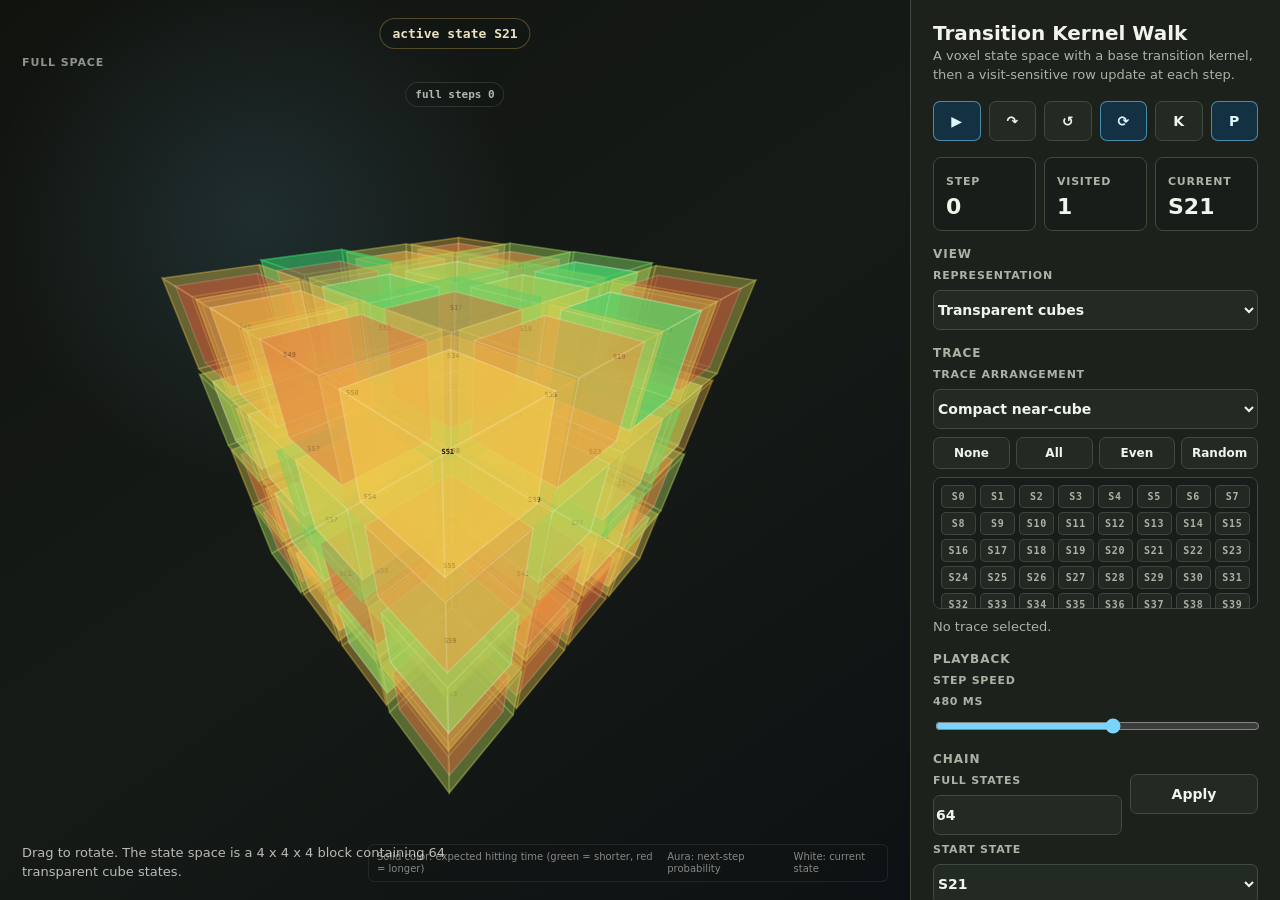
<file: markovVisualizer/index.html>
<!doctype html>
<html lang="en">
<head>
  <meta charset="utf-8">
  <meta name="viewport" content="width=device-width, initial-scale=1">
  <title>State Space Transition Kernel</title>
  <style>
    :root {
      color-scheme: dark;
      --bg: #11130f;
      --panel: #1c211c;
      --panel-2: #232a24;
      --ink: #f1f4ea;
      --muted: #abb3a5;
      --line: #414a3f;
      --accent: #79d5ff;
      --visited: #f6c65b;
      --current: #ffffff;
      --active-edge: #ffd36a;
      --low: #d93a35;
      --high: #34d06d;
    }

    * {
      box-sizing: border-box;
    }

    html,
    body {
      width: 100%;
      min-height: 100%;
      margin: 0;
      background: var(--bg);
      color: var(--ink);
      font-family: Inter, ui-sans-serif, system-ui, -apple-system, BlinkMacSystemFont, "Segoe UI", sans-serif;
    }

    body {
      display: grid;
      grid-template-columns: minmax(0, 1fr) 370px;
      height: 100vh;
      overflow: hidden;
    }

    main {
      position: relative;
      min-width: 0;
      height: 100vh;
      background:
        radial-gradient(circle at 28% 24%, rgba(121, 213, 255, 0.12), transparent 28%),
        linear-gradient(145deg, #11130f 0%, #161b17 52%, #0d1113 100%);
    }

    canvas {
      display: block;
      width: 100%;
      height: 100%;
      cursor: grab;
      touch-action: none;
    }

    canvas:active {
      cursor: grabbing;
    }

    aside {
      display: flex;
      flex-direction: column;
      gap: 16px;
      min-height: 0;
      height: 100vh;
      padding: 22px;
      border-left: 1px solid var(--line);
      background: var(--panel);
      box-shadow: -16px 0 48px rgba(0, 0, 0, 0.22);
      overflow: auto;
      overscroll-behavior: contain;
    }

    h1,
    h2,
    p {
      margin: 0;
    }

    h1 {
      font-size: 20px;
      line-height: 1.18;
      font-weight: 720;
      letter-spacing: 0;
    }

    h2 {
      color: var(--muted);
      font-size: 12px;
      font-weight: 760;
      letter-spacing: 0.08em;
      text-transform: uppercase;
    }

    .subtle {
      color: var(--muted);
      font-size: 13px;
      line-height: 1.5;
    }

    .warning {
      color: #ffd36a;
    }

    .controls {
      display: grid;
      grid-template-columns: repeat(6, minmax(0, 1fr));
      gap: 8px;
    }

    button,
    select,
    input[type="number"] {
      height: 40px;
      border: 1px solid var(--line);
      border-radius: 7px;
      background: var(--panel-2);
      color: var(--ink);
      font: inherit;
      font-size: 14px;
      font-weight: 700;
    }

    button {
      cursor: pointer;
    }

    button:hover,
    select:hover,
    input[type="number"]:hover {
      border-color: #6d7a67;
      background: #2a332d;
    }

    button.primary {
      border-color: rgba(121, 213, 255, 0.55);
      background: #133142;
      color: #dff6ff;
    }

    .metric-grid {
      display: grid;
      grid-template-columns: repeat(3, minmax(0, 1fr));
      gap: 8px;
    }

    .metric {
      min-height: 70px;
      padding: 12px;
      border: 1px solid var(--line);
      border-radius: 8px;
      background: #171d18;
    }

    .metric strong {
      display: block;
      margin-top: 7px;
      font-size: 22px;
      line-height: 1;
    }

    .metric span,
    label {
      color: var(--muted);
      font-size: 11px;
      font-weight: 760;
      letter-spacing: 0.07em;
      text-transform: uppercase;
    }

    label {
      display: grid;
      gap: 8px;
    }

    input[type="range"] {
      width: 100%;
      accent-color: var(--accent);
    }

    input[type="file"] {
      width: 100%;
      color: var(--muted);
      font-size: 12px;
    }

    .option-grid {
      display: grid;
      grid-template-columns: minmax(0, 1fr) 128px;
      gap: 8px;
    }

    .legend {
      display: grid;
      gap: 10px;
    }

    .legend-row {
      display: grid;
      grid-template-columns: 18px minmax(0, 1fr);
      align-items: center;
      gap: 10px;
      color: var(--muted);
      font-size: 13px;
    }

    .swatch {
      width: 14px;
      height: 14px;
      border-radius: 50%;
      border: 1px solid rgba(255, 255, 255, 0.3);
    }

    .probability-bar {
      height: 13px;
      border: 1px solid var(--line);
      border-radius: 999px;
      background: linear-gradient(90deg, var(--low), #f0c94b, var(--high));
    }

    .scale-labels {
      display: flex;
      justify-content: space-between;
      margin-top: -6px;
      color: var(--muted);
      font-family: ui-monospace, SFMono-Regular, Menlo, Consolas, monospace;
      font-size: 11px;
    }

    .history {
      min-height: 102px;
      max-height: 150px;
      padding: 12px;
      border: 1px solid var(--line);
      border-radius: 8px;
      background: #171d18;
      overflow: auto;
      color: var(--muted);
      font-family: ui-monospace, SFMono-Regular, Menlo, Consolas, monospace;
      font-size: 12px;
      line-height: 1.55;
    }

    .path-section.hidden {
      display: none;
    }

    .chain-tools,
    .view-tools,
    .trace-tools,
    .playback-tools {
      display: grid;
      gap: 8px;
    }

    .trace-buttons {
      display: grid;
      grid-template-columns: repeat(4, minmax(0, 1fr));
      gap: 6px;
    }

    .trace-buttons button {
      height: 32px;
      font-size: 12px;
    }

    .trace-picker {
      display: grid;
      grid-template-columns: repeat(8, minmax(0, 1fr));
      gap: 4px;
      max-height: 132px;
      overflow: auto;
      padding: 7px;
      border: 1px solid var(--line);
      border-radius: 8px;
      background: #171d18;
    }

    .trace-picker label {
      display: block;
      position: relative;
      min-width: 0;
      height: 23px;
      cursor: pointer;
    }

    .trace-picker input {
      position: absolute;
      opacity: 0;
      pointer-events: none;
    }

    .trace-picker span {
      display: grid;
      place-items: center;
      width: 100%;
      height: 100%;
      border: 1px solid rgba(241, 244, 234, 0.14);
      border-radius: 5px;
      background: #222822;
      color: var(--muted);
      font-family: ui-monospace, SFMono-Regular, Menlo, Consolas, monospace;
      font-size: 10px;
      font-weight: 800;
    }

    .trace-picker input:checked + span {
      border-color: rgba(121, 213, 255, 0.68);
      background: #123142;
      color: #dff6ff;
    }

    .floating-note {
      position: absolute;
      left: 22px;
      bottom: 18px;
      max-width: 430px;
      color: rgba(241, 244, 234, 0.74);
      font-size: 13px;
      line-height: 1.45;
      pointer-events: none;
    }

    .view-title {
      position: absolute;
      top: 56px;
      color: rgba(241, 244, 234, 0.56);
      font-size: 11px;
      font-weight: 760;
      letter-spacing: 0.08em;
      text-transform: uppercase;
      pointer-events: none;
    }

    .view-title.full {
      left: 22px;
    }

    .view-title.trace {
      right: 22px;
    }

    .view-counter {
      position: absolute;
      top: 82px;
      transform: translateX(-50%);
      padding: 5px 9px;
      border: 1px solid rgba(241, 244, 234, 0.12);
      border-radius: 999px;
      background: rgba(18, 24, 22, 0.34);
      color: rgba(241, 244, 234, 0.72);
      font-family: ui-monospace, SFMono-Regular, Menlo, Consolas, monospace;
      font-size: 11px;
      font-weight: 800;
      pointer-events: none;
      white-space: nowrap;
    }

    .view-counter.hidden {
      display: none;
    }

    .active-banner {
      position: absolute;
      top: 18px;
      left: 50%;
      transform: translateX(-50%);
      padding: 7px 12px;
      border: 1px solid rgba(255, 211, 106, 0.28);
      border-radius: 999px;
      background: rgba(18, 24, 22, 0.45);
      color: rgba(255, 244, 211, 0.92);
      font-family: ui-monospace, SFMono-Regular, Menlo, Consolas, monospace;
      font-size: 13px;
      font-weight: 800;
      pointer-events: none;
    }

    .screen-legend {
      position: absolute;
      right: 22px;
      bottom: 18px;
      display: flex;
      gap: 12px;
      max-width: min(520px, calc(100% - 44px));
      padding: 6px 8px;
      border: 1px solid rgba(241, 244, 234, 0.08);
      border-radius: 6px;
      background: rgba(18, 24, 22, 0.24);
      color: rgba(241, 244, 234, 0.52);
      font-size: 10px;
      line-height: 1.2;
      pointer-events: none;
    }

    .screen-legend strong {
      color: rgba(241, 244, 234, 0.6);
      font-size: 10px;
      letter-spacing: 0.07em;
      text-transform: uppercase;
    }

    .kernel-panel {
      position: absolute;
      right: 18px;
      bottom: 18px;
      width: min(980px, calc(100% - 36px));
      max-height: calc(100vh - 36px);
      padding: 14px;
      border: 1px solid rgba(121, 213, 255, 0.24);
      border-radius: 8px;
      background: rgba(18, 24, 22, 0.9);
      box-shadow: 0 18px 50px rgba(0, 0, 0, 0.34);
      backdrop-filter: blur(10px);
      overflow: auto;
    }

    .kernel-panel.hidden {
      display: none;
    }

    .kernel-head {
      display: flex;
      align-items: baseline;
      justify-content: space-between;
      gap: 12px;
      margin-bottom: 10px;
    }

    .kernel-sections {
      display: grid;
      grid-template-columns: repeat(2, minmax(0, 1fr));
      gap: 14px;
    }

    .kernel-section {
      display: grid;
      gap: 8px;
      min-width: 0;
    }

    .kernel-section.hidden {
      display: none;
    }

    .kernel-section h3 {
      margin: 0;
      color: rgba(241, 244, 234, 0.74);
      font-size: 11px;
      font-weight: 800;
      letter-spacing: 0.08em;
      text-transform: uppercase;
    }

    .kernel-grid {
      display: grid;
      gap: 1px;
      aspect-ratio: 1;
      min-height: 320px;
    }

    .kernel-cell {
      display: grid;
      place-items: center;
      min-width: 0;
      min-height: 0;
      border-radius: 2px;
      outline: 1px solid rgba(255, 255, 255, 0.025);
      color: rgba(16, 19, 15, 0.9);
      font-family: ui-monospace, SFMono-Regular, Menlo, Consolas, monospace;
      font-size: 5.5px;
      font-weight: 800;
      line-height: 1;
      overflow: hidden;
      text-shadow: 0 1px 1px rgba(255, 255, 255, 0.22);
    }

    .kernel-cell.active-row {
      outline: 1px solid rgba(255, 95, 126, 0.95);
      box-shadow: inset 0 0 0 1px rgba(255, 255, 255, 0.36);
    }

    @media (max-width: 980px) {
      body {
        grid-template-columns: 1fr;
        grid-template-rows: minmax(460px, 58vh) auto;
        height: auto;
        overflow: auto;
      }

      main,
      aside {
        height: auto;
        min-height: 0;
      }

      aside {
        border-top: 1px solid var(--line);
        border-left: 0;
      }

      .floating-note {
        left: 16px;
        right: 16px;
        bottom: 14px;
        max-width: none;
      }

      .screen-legend {
        left: 16px;
        right: 16px;
        bottom: 70px;
        width: auto;
        max-width: none;
      }

      .view-title {
        display: none;
      }

      .view-counter {
        top: 92px;
      }

      .kernel-sections {
        grid-template-columns: 1fr;
      }
    }
  </style>
</head>
<body>
  <main>
    <canvas id="scene" aria-label="3D cube state space visualization"></canvas>
    <div class="screen-legend" id="screenLegend">
      <span id="solidLegend">Solid color: expected hitting time (green = shorter, red = longer)</span>
      <span>Aura: next-step probability</span>
      <span>White: current state</span>
    </div>
    <div class="active-banner" id="activeBanner">state 21</div>
    <div class="view-title full" id="fullTitle">Full space</div>
    <div class="view-title trace" id="traceTitle"></div>
    <div class="view-counter" id="fullStepCounter">full steps 0</div>
    <div class="view-counter hidden" id="traceStepCounter">trace activations 0</div>
    <p class="floating-note">Drag to rotate. The state space is a 4 x 4 x 4 block of transparent cubes, each cube one state.</p>

    <section class="kernel-panel hidden" id="kernelPanel" aria-label="transition kernel matrix">
      <div class="kernel-head">
        <h2>Transition Kernel</h2>
        <p class="subtle" id="kernelCaption">active row highlighted</p>
      </div>
      <div class="kernel-sections">
        <section class="kernel-section">
          <h3>Full kernel</h3>
          <div class="kernel-grid" id="fullKernelGrid"></div>
        </section>
        <section class="kernel-section hidden" id="traceKernelSection">
          <h3>Trace kernel</h3>
          <div class="kernel-grid" id="traceKernelGrid"></div>
        </section>
      </div>
    </section>
  </main>

  <aside>
    <div>
      <h1>Transition Kernel Walk</h1>
      <p class="subtle">A voxel state space with a base transition kernel, then a visit-sensitive row update at each step.</p>
    </div>

    <div class="controls" aria-label="simulation controls">
      <button class="primary" id="toggle" title="Start or pause">&#9654;</button>
      <button id="step" title="Advance one transition">&#8631;</button>
      <button id="reset" title="Reset walk">&#8634;</button>
      <button class="primary" id="spin" title="Toggle slow rotation">&#10227;</button>
      <button id="kernelToggle" title="Show transition kernel">K</button>
      <button class="primary" id="pathToggle" title="Toggle path history">P</button>
    </div>

    <div class="metric-grid">
      <div class="metric">
        <span>Step</span>
        <strong id="stepCount">0</strong>
      </div>
      <div class="metric">
        <span>Visited</span>
        <strong id="visitedCount">1</strong>
      </div>
      <div class="metric">
        <span>Current</span>
        <strong id="currentState">21</strong>
      </div>
    </div>

    <section class="view-tools">
      <h2>View</h2>
      <label>
        Representation
        <select id="representationSelect">
          <option value="cubes">Transparent cubes</option>
          <option value="numbered-points">Numbered points</option>
          <option value="plain-points">Plain points</option>
        </select>
      </label>
    </section>

    <section class="trace-tools">
      <h2>Trace</h2>
      <label>
        Trace arrangement
        <select id="traceArrangement">
          <option value="compact">Compact near-cube</option>
          <option value="full-space">Full-space positions</option>
        </select>
      </label>
      <div class="trace-buttons">
        <button id="traceNone" type="button">None</button>
        <button id="traceAll" type="button">All</button>
        <button id="traceEven" type="button">Even</button>
        <button id="traceRandom" type="button">Random</button>
      </div>
      <div class="trace-picker" id="tracePicker" aria-label="Trace state picker"></div>
      <p class="subtle" id="traceSummary">No trace selected.</p>
    </section>

    <section class="playback-tools">
      <h2>Playback</h2>
      <label>
        Step speed <span id="speedValue">680 ms</span>
        <input id="speed" type="range" min="0" max="100" value="55">
      </label>
    </section>

    <section class="chain-tools">
      <h2>Chain</h2>
      <div class="option-grid">
        <label>
          Full states
          <input id="stateCount" type="number" min="8" max="125" step="1" value="64">
        </label>
        <button id="applyStateCount">Apply</button>
      </div>
      <label>
        Start state
        <select id="startState"></select>
      </label>
      <div class="option-grid">
        <label>
          Generated chain type
          <select id="chainType">
            <option value="irreducible">Irreducible</option>
            <option value="reducible">Reducible split</option>
            <option value="reducible-branching">Reducible, branching start</option>
            <option value="cycle-ordered">n-cycle, ordered</option>
            <option value="cycle-random">n-cycle, random</option>
          </select>
        </label>
        <button id="newKernel">New kernel</button>
      </div>
      <label>
        Generated between-state movement <span id="movementValue">70%</span>
        <input id="movement" type="range" min="0" max="100" value="70">
      </label>
      <p class="subtle">For generated stochastic kernels: higher values make transitions spread more broadly between states and reduce self-loop dominance.</p>
      <label>
        Import Markov maker JSON or CSV
        <input id="importFile" type="file" accept=".json,.csv,application/json,text/csv,text/plain">
      </label>
      <p class="subtle" id="importStatus">No imported matrix.</p>
    </section>

    <section class="legend" aria-label="legend">
      <h2>Encoding</h2>
      <div class="legend-row">
        <span class="swatch" style="background: var(--current); border-color: var(--active-edge);"></span>
        <span>Current state</span>
      </div>
      <div class="legend-row">
        <span class="swatch" style="background: var(--visited);"></span>
        <span>Visited state</span>
      </div>
      <div class="legend-row">
        <span class="swatch" style="background: var(--accent);"></span>
        <span>Transition path</span>
      </div>
      <div class="probability-bar" aria-hidden="true"></div>
      <div class="scale-labels" aria-hidden="true"><span>min</span><span>mid</span><span>max</span></div>
      <p class="subtle" id="legendText">Solid color gives relative expected hitting time: green is shorter and red is longer or unreachable. The transparent aura gives relative next-step probability. The matrix shows numeric probabilities for the base kernel, with the active row highlighted.</p>
    </section>

    <section class="path-section" id="pathSection">
      <h2>Path</h2>
      <div class="history" id="history"></div>
    </section>
  </aside>

  <script>
    const canvas = document.getElementById("scene");
    const ctx = canvas.getContext("2d");
    const toggleButton = document.getElementById("toggle");
    const stepButton = document.getElementById("step");
    const resetButton = document.getElementById("reset");
    const spinButton = document.getElementById("spin");
    const kernelToggle = document.getElementById("kernelToggle");
    const pathToggle = document.getElementById("pathToggle");
    const representationSelect = document.getElementById("representationSelect");
    const stateCountInput = document.getElementById("stateCount");
    const applyStateCountButton = document.getElementById("applyStateCount");
    const startStateInput = document.getElementById("startState");
    const newKernelButton = document.getElementById("newKernel");
    const speedInput = document.getElementById("speed");
    const speedValue = document.getElementById("speedValue");
    const movementInput = document.getElementById("movement");
    const movementValue = document.getElementById("movementValue");
    const importFileInput = document.getElementById("importFile");
    const importStatus = document.getElementById("importStatus");
    const chainTypeInput = document.getElementById("chainType");
    const stepCount = document.getElementById("stepCount");
    const visitedCount = document.getElementById("visitedCount");
    const currentState = document.getElementById("currentState");
    const history = document.getElementById("history");
    const pathSection = document.getElementById("pathSection");
    const kernelPanel = document.getElementById("kernelPanel");
    const fullKernelGrid = document.getElementById("fullKernelGrid");
    const traceKernelSection = document.getElementById("traceKernelSection");
    const traceKernelGrid = document.getElementById("traceKernelGrid");
    const kernelCaption = document.getElementById("kernelCaption");
    const legendText = document.getElementById("legendText");
    const floatingNote = document.querySelector(".floating-note");
    const solidLegend = document.getElementById("solidLegend");
    const activeBanner = document.getElementById("activeBanner");
    const tracePicker = document.getElementById("tracePicker");
    const traceSummary = document.getElementById("traceSummary");
    const traceNone = document.getElementById("traceNone");
    const traceAll = document.getElementById("traceAll");
    const traceEven = document.getElementById("traceEven");
    const traceRandom = document.getElementById("traceRandom");
    const traceTitle = document.getElementById("traceTitle");
    const traceArrangement = document.getElementById("traceArrangement");
    const fullStepCounter = document.getElementById("fullStepCounter");
    const traceStepCounter = document.getElementById("traceStepCounter");

    const DEFAULT_STATE_COUNT = 64;
    const MIN_STATE_COUNT = 8;
    const MAX_STATE_COUNT = 125;
    const CUBE_SIZE = 1;
    const CUBE_GAP = 0.28;
    const CUBE_STEP = CUBE_SIZE + CUBE_GAP;
    const VISIT_MEMORY = 0.64;
    let fullDimensions = { x: 4, y: 4, z: 4 };
    let states = buildStateSpace(DEFAULT_STATE_COUNT);

    let width = 0;
    let height = 0;
    let dpr = 1;
    let rotationX = -0.62;
    let rotationY = 0.74;
    let dragging = false;
    let lastPointer = { x: 0, y: 0 };
    let running = false;
    let autoSpin = true;
    let showKernel = false;
    let showPathHistory = true;
    let representation = "cubes";
    let lastStepAt = 0;
    let importedKernelLoaded = false;
    let importedMatrixInvalid = false;
    let kernelMeta = { summary: "uniform start, stochastic perturbation" };
    let baseKernel = createKernel("irreducible");
    let current = centerStateId();
    let steps = 0;
    let traceActivations = 0;
    let visited = new Set([current]);
    let path = [current];
    let probabilities = effectiveRow(current, visited);
    let hittingProbabilities = computeFutureVisitProbabilities();
    let expectedHittingTimes = computeExpectedHittingTimes();
    let solidValues = computeSolidValues();
    let traceStateIds = [];
    let traceLayout = new Map();
    let traceArrangementMode = "compact";
    let traceProbabilities = [...probabilities];
    let traceSolidValues = [...solidValues];
    let traceExpectedHittingTimes = [...expectedHittingTimes];
    let traceActiveState = null;
    let traceExpectedTimeMode = false;
    let selectedStartState = current;

    function buildStateSpace(count, records = null) {
      fullDimensions = compactTraceDimensions(count);
      const nextStates = [];
      for (let zIndex = 0; zIndex < fullDimensions.z; zIndex += 1) {
        for (let yIndex = 0; yIndex < fullDimensions.y; yIndex += 1) {
          for (let xIndex = 0; xIndex < fullDimensions.x; xIndex += 1) {
            if (nextStates.length >= count) break;
            const record = records ? records[nextStates.length] : null;
            nextStates.push({
              id: nextStates.length,
              externalId: record?.externalId ?? nextStates.length,
              label: record?.label ?? `S${nextStates.length}`,
              editorX: record?.editorX,
              editorY: record?.editorY,
              x: (xIndex - (fullDimensions.x - 1) / 2) * CUBE_STEP,
              y: (yIndex - (fullDimensions.y - 1) / 2) * CUBE_STEP,
              z: (zIndex - (fullDimensions.z - 1) / 2) * CUBE_STEP,
              xIndex,
              yIndex,
              zIndex
            });
          }
        }
      }
      return nextStates;
    }

    function clampStateCount(value) {
      return Math.max(MIN_STATE_COUNT, Math.min(MAX_STATE_COUNT, Math.round(Number(value) || DEFAULT_STATE_COUNT)));
    }

    function centerStateId() {
      return states.reduce((best, state) => {
        const stateDistance = Math.abs(state.x) + Math.abs(state.y) + Math.abs(state.z);
        const bestDistance = Math.abs(best.x) + Math.abs(best.y) + Math.abs(best.z);
        return stateDistance < bestDistance ? state : best;
      }, states[0]).id;
    }

    function initialStateId() {
      if (selectedStartState >= 0 && selectedStartState < states.length) return selectedStartState;
      return chainTypeInput.value === "cycle-ordered" ? 0 : centerStateId();
    }

    function resize() {
      const rect = canvas.getBoundingClientRect();
      dpr = Math.max(1, Math.min(2, window.devicePixelRatio || 1));
      width = Math.floor(rect.width);
      height = Math.floor(rect.height);
      canvas.width = Math.floor(width * dpr);
      canvas.height = Math.floor(height * dpr);
      ctx.setTransform(dpr, 0, 0, dpr, 0, 0);
    }

    function distance(a, b) {
      const dx = a.x - b.x;
      const dy = a.y - b.y;
      const dz = a.z - b.z;
      return Math.sqrt(dx * dx + dy * dy + dz * dz);
    }

    function normalize(row) {
      const total = row.reduce((sum, value) => sum + value, 0);
      if (!Number.isFinite(total) || total <= 0) return row.map(() => 0);
      return row.map((value) => value / total);
    }

    function randomInt(min, max) {
      return min + Math.floor(Math.random() * (max - min + 1));
    }

    function shuffle(values) {
      const copy = [...values];
      for (let index = copy.length - 1; index > 0; index -= 1) {
        const swapIndex = Math.floor(Math.random() * (index + 1));
        [copy[index], copy[swapIndex]] = [copy[swapIndex], copy[index]];
      }
      return copy;
    }

    function kernelMovement() {
      return Math.max(0, Math.min(1, Number(movementInput.value) / 100));
    }

    function createUniformKernel() {
      const probability = 1 / states.length;
      return states.map(() => states.map(() => probability));
    }

    function perturbedRowFromUniform(uniformRow, fromId, allowedTargets, strength) {
      const allowed = new Set(allowedTargets);
      const movement = kernelMovement();
      const locality = 1 - movement;
      const hotCount = Math.max(1, Math.min(allowedTargets.length, Math.round(2 + locality * 5)));
      const hotTargets = shuffle(allowedTargets).slice(0, hotCount);
      const uniformAllowedProbability = 1 / allowedTargets.length;
      const structuredWeights = uniformRow.map((value, toId) => {
        if (!allowed.has(toId)) return 0;
        const localBump = 1 + locality * 1.65 * Math.exp(-1.15 * distance(states[fromId], states[toId]));
        const hotBump = hotTargets.includes(toId) ? 1 + locality * Math.random() * 3.6 : 1;
        const selfBump = fromId === toId ? Math.max(0.18, 1 + locality * Math.random() * 1.6 - movement * 0.95) : 1;
        const noise = Math.exp((Math.random() * 2 - 1) * strength * (0.35 + locality * 0.65));
        return value * localBump * hotBump * selfBump * noise;
      });
      const structuredRow = normalize(structuredWeights);
      const broadMix = 0.1 + movement * 0.82;
      const mixed = structuredRow.map((value, toId) => {
        if (!allowed.has(toId)) return 0;
        return value * (1 - broadMix) + uniformAllowedProbability * broadMix;
      });
      return normalize(mixed);
    }

    function graphFromMatrix(matrix) {
      return matrix.map((row) => row.map((value, toId) => value > 1e-12 ? toId : -1).filter((toId) => toId >= 0));
    }

    function reachableSet(matrix, start) {
      const graph = graphFromMatrix(matrix);
      const reachable = new Set([start]);
      const stack = [start];
      while (stack.length > 0) {
        const from = stack.pop();
        for (const to of graph[from]) {
          if (reachable.has(to)) continue;
          reachable.add(to);
          stack.push(to);
        }
      }
      return reachable;
    }

    function allStatesReachAll(matrix) {
      return states.every((state) => reachableSet(matrix, state.id).size === states.length);
    }

    function closedSetIsClosed(matrix, closedSet) {
      const closed = new Set(closedSet);
      return closedSet.every((fromId) => matrix[fromId].every((value, toId) => value <= 1e-12 || closed.has(toId)));
    }

    function averageMaxProbability(matrix) {
      return matrix.reduce((sum, row) => sum + Math.max(...row), 0) / matrix.length;
    }

    function kernelIsInteresting(matrix) {
      const movement = kernelMovement();
      const averageMax = averageMaxProbability(matrix);
      const uniform = 1 / states.length;
      const requiredPeak = uniform * (1.35 + (1 - movement) * 2.45);
      const requiredRowShare = 0.18 + (1 - movement) * 0.27;
      const rowPeaks = matrix.filter((row) => Math.max(...row) > requiredPeak).length;
      return averageMax > uniform * (1.18 + (1 - movement) * 2.45) && rowPeaks >= Math.floor(states.length * requiredRowShare);
    }

    function buildClosedSets(type) {
      const center = centerStateId();
      const ids = shuffle(states.map((state) => state.id).filter((id) => type !== "reducible-branching" || id !== center));
      const closedSetCount = randomInt(2, Math.min(4, Math.floor(ids.length / 3)));
      const transientTarget = type === "reducible-branching" ? randomInt(2, 5) : randomInt(0, 7);
      const transientIds = type === "reducible-branching" ? [center, ...ids.splice(0, transientTarget)] : ids.splice(0, transientTarget);
      const closedSets = Array.from({ length: closedSetCount }, () => []);

      for (let index = 0; index < closedSetCount; index += 1) {
        closedSets[index].push(ids.shift());
      }
      while (ids.length > 0) {
        closedSets[Math.floor(Math.random() * closedSets.length)].push(ids.shift());
      }

      return { closedSets, transientIds: transientIds.filter((id) => id !== undefined) };
    }

    function reducibleAllowedTargets(type, layout, fromId) {
      const center = centerStateId();
      const closedSet = layout.closedSets.find((set) => set.includes(fromId));
      if (closedSet) return closedSet;

      const allNonCenter = states.map((state) => state.id).filter((id) => type !== "reducible-branching" || id !== center);
      if (type === "reducible-branching" && fromId === center) return allNonCenter;

      const transientRank = layout.transientIds.indexOf(fromId);
      const laterTransients = layout.transientIds.slice(Math.max(0, transientRank + 1));
      const closedTargets = layout.closedSets.flat();
      const chosenClosedSets = shuffle(layout.closedSets).slice(0, randomInt(1, layout.closedSets.length)).flat();
      return [...new Set([...laterTransients, ...chosenClosedSets, ...closedTargets.slice(0, randomInt(1, Math.max(1, closedTargets.length)))])];
    }

    function createReducibleCandidate(type) {
      const uniform = createUniformKernel();
      const layout = buildClosedSets(type);
      const matrix = states.map((state) => {
        const allowedTargets = reducibleAllowedTargets(type, layout, state.id);
        return perturbedRowFromUniform(uniform[state.id], state.id, allowedTargets, 2.25);
      });
      return { matrix, layout };
    }

    function reducibleCandidateIsRealized(type, matrix, layout) {
      const center = centerStateId();
      const closedSetsAreClosed = layout.closedSets.every((set) => closedSetIsClosed(matrix, set));
      if (!closedSetsAreClosed || layout.closedSets.length < 2) return false;

      if (type === "reducible-branching") {
        const initiallyReachable = reachableSet(matrix, center).size === states.length;
        const closureAfterChoice = layout.closedSets.every((set) => {
          const reachable = reachableSet(matrix, set[0]);
          return reachable.size === set.length && set.every((id) => reachable.has(id));
        });
        return initiallyReachable && closureAfterChoice && kernelIsInteresting(matrix);
      }

      const hasMultipleClosedClasses = layout.closedSets.some((set) => set.length > 1);
      const notIrreducible = !allStatesReachAll(matrix);
      return hasMultipleClosedClasses && notIrreducible && kernelIsInteresting(matrix);
    }

    function createIrreducibleCandidate() {
      const uniform = createUniformKernel();
      return states.map((state) => perturbedRowFromUniform(uniform[state.id], state.id, states.map((target) => target.id), 2.05));
    }

    function createCycleKernel(randomize = false) {
      const order = randomize ? shuffle(states.map((state) => state.id)) : states.map((state) => state.id);
      const successor = new Map();
      for (let index = 0; index < order.length; index += 1) {
        successor.set(order[index], order[(index + 1) % order.length]);
      }
      return states.map((state) => {
        const row = states.map(() => 0);
        row[successor.get(state.id)] = 1;
        return row;
      });
    }

    function createKernel(type) {
      importedKernelLoaded = false;
      importedMatrixInvalid = false;
      if (type === "cycle-ordered") {
        kernelMeta = { summary: `ordered ${states.length}-cycle` };
        return createCycleKernel(false);
      }
      if (type === "cycle-random") {
        kernelMeta = { summary: `random ${states.length}-cycle` };
        return createCycleKernel(true);
      }

      for (let attempt = 1; attempt <= 160; attempt += 1) {
        if (type === "irreducible") {
          const matrix = createIrreducibleCandidate();
          if (allStatesReachAll(matrix) && kernelIsInteresting(matrix)) {
            kernelMeta = { summary: `irreducible, stochastic attempt ${attempt}` };
            return matrix;
          }
        } else {
          const candidate = createReducibleCandidate(type);
          if (reducibleCandidateIsRealized(type, candidate.matrix, candidate.layout)) {
            kernelMeta = {
              summary: `${type}, ${candidate.layout.closedSets.length} closed sets, ${candidate.layout.transientIds.length} transient states`
            };
            return candidate.matrix;
          }
        }
      }

      kernelMeta = { summary: `${type}, fallback stochastic kernel` };
      return type === "irreducible" ? createIrreducibleCandidate() : createReducibleCandidate(type).matrix;
    }

    function effectiveRow(fromId, visitedSet) {
      if (importedKernelLoaded) return baseKernel[fromId];
      const adjusted = baseKernel[fromId].map((value, toId) => {
        if (toId === fromId) return Math.max(value * 0.38, 0.001);
        const visitFactor = visitedSet.has(toId) ? 1 - 0.82 * VISIT_MEMORY : 1 + 1.9 * VISIT_MEMORY;
        return value * visitFactor;
      });
      return normalize(adjusted);
    }

    function chooseFrom(row) {
      if (importedMatrixInvalid) return current;
      const total = row.reduce((sum, value) => sum + value, 0);
      if (!Number.isFinite(total) || total <= 0) return current;
      const roll = Math.random();
      let acc = 0;
      for (let i = 0; i < row.length; i += 1) {
        acc += row[i];
        if (roll <= acc) return i;
      }
      return row.length - 1;
    }

    function adjustedKernelMatrix() {
      if (importedKernelLoaded) return baseKernel;
      return states.map((state) => effectiveRow(state.id, visited));
    }

    function expectedTimeModeActive() {
      if (importedKernelLoaded) return allStatesReachAll(baseKernel);
      return ["irreducible", "cycle-ordered", "cycle-random"].includes(chainTypeInput.value);
    }

    function statesThatCanReach(target, matrix) {
      const canReach = states.map((state) => state.id === target);
      let changed = true;
      while (changed) {
        changed = false;
        for (const state of states) {
          if (canReach[state.id]) continue;
          const reachesKnownState = matrix[state.id].some((probability, toId) => probability > 1e-12 && canReach[toId]);
          if (reachesKnownState) {
            canReach[state.id] = true;
            changed = true;
          }
        }
      }
      return canReach;
    }

    function solveLinearSystem(matrix, vector, clampToUnit = true) {
      const n = vector.length;
      const augmented = matrix.map((row, index) => [...row, vector[index]]);

      for (let column = 0; column < n; column += 1) {
        let pivot = column;
        for (let row = column + 1; row < n; row += 1) {
          if (Math.abs(augmented[row][column]) > Math.abs(augmented[pivot][column])) pivot = row;
        }
        if (Math.abs(augmented[pivot][column]) < 1e-12) continue;
        [augmented[column], augmented[pivot]] = [augmented[pivot], augmented[column]];

        const divisor = augmented[column][column];
        for (let col = column; col <= n; col += 1) augmented[column][col] /= divisor;

        for (let row = 0; row < n; row += 1) {
          if (row === column) continue;
          const factor = augmented[row][column];
          for (let col = column; col <= n; col += 1) augmented[row][col] -= factor * augmented[column][col];
        }
      }

      return augmented.map((row) => clampToUnit ? Math.max(0, Math.min(1, row[n])) : row[n]);
    }

    function hittingProbabilityFor(target, matrix) {
      const canReach = statesThatCanReach(target, matrix);
      if (!canReach[current]) return 0;

      const equations = states.map(() => states.map(() => 0));
      const constants = states.map(() => 0);

      for (const from of states) {
        if (from.id === target) {
          equations[from.id][from.id] = 1;
          constants[from.id] = 1;
          continue;
        }
        if (!canReach[from.id]) {
          equations[from.id][from.id] = 1;
          constants[from.id] = 0;
          continue;
        }

        equations[from.id][from.id] = 1;
        for (const to of states) {
          equations[from.id][to.id] -= matrix[from.id][to.id];
        }
      }

      const probability = solveLinearSystem(equations, constants)[current];
      if (probability > 1 - 1e-8) return 1;
      if (probability < 1e-8) return 0;
      return probability;
    }

    function computeFutureVisitProbabilities() {
      const matrix = adjustedKernelMatrix();
      return states.map((state) => hittingProbabilityFor(state.id, matrix));
    }

    function expectedHittingTimeFor(target, matrix) {
      if (target === current) return 0;
      if (hittingProbabilityFor(target, matrix) < 1 - 1e-8) return Infinity;

      const canReach = statesThatCanReach(target, matrix);
      const unknownIds = states
        .map((state) => state.id)
        .filter((id) => id !== target && canReach[id]);
      const unknownIndex = new Map(unknownIds.map((id, index) => [id, index]));
      const equations = unknownIds.map(() => unknownIds.map(() => 0));
      const constants = unknownIds.map(() => 1);

      for (const fromId of unknownIds) {
        const rowIndex = unknownIndex.get(fromId);
        equations[rowIndex][rowIndex] = 1;
        for (const toId of unknownIds) {
          equations[rowIndex][unknownIndex.get(toId)] -= matrix[fromId][toId];
        }
      }

      return Math.max(0, solveLinearSystem(equations, constants, false)[unknownIndex.get(current)]);
    }

    function computeExpectedHittingTimes() {
      const matrix = adjustedKernelMatrix();
      return states.map((state) => expectedHittingTimeFor(state.id, matrix));
    }

    function computeSolidValues() {
      return expectedHittingTimes;
    }

    function matrixReachableSet(matrix, start) {
      const reachable = new Set([start]);
      const stack = [start];
      while (stack.length > 0) {
        const from = stack.pop();
        for (let to = 0; to < matrix.length; to += 1) {
          if (matrix[from][to] <= 1e-12 || reachable.has(to)) continue;
          reachable.add(to);
          stack.push(to);
        }
      }
      return reachable;
    }

    function matrixIsIrreducible(matrix) {
      return matrix.length > 0 && matrix.every((_, index) => matrixReachableSet(matrix, index).size === matrix.length);
    }

    function matrixStatesThatCanReach(target, matrix) {
      const canReach = matrix.map((_, index) => index === target);
      let changed = true;
      while (changed) {
        changed = false;
        for (let from = 0; from < matrix.length; from += 1) {
          if (canReach[from]) continue;
          const reachesKnownState = matrix[from].some((probability, to) => probability > 1e-12 && canReach[to]);
          if (reachesKnownState) {
            canReach[from] = true;
            changed = true;
          }
        }
      }
      return canReach;
    }

    function hittingProbabilityInMatrix(start, target, matrix) {
      if (start === target) return 1;
      const canReach = matrixStatesThatCanReach(target, matrix);
      if (!canReach[start]) return 0;

      const equations = matrix.map(() => matrix.map(() => 0));
      const constants = matrix.map(() => 0);
      for (let from = 0; from < matrix.length; from += 1) {
        if (from === target) {
          equations[from][from] = 1;
          constants[from] = 1;
          continue;
        }
        if (!canReach[from]) {
          equations[from][from] = 1;
          constants[from] = 0;
          continue;
        }
        equations[from][from] = 1;
        for (let to = 0; to < matrix.length; to += 1) equations[from][to] -= matrix[from][to];
      }

      const probability = solveLinearSystem(equations, constants)[start];
      if (probability > 1 - 1e-8) return 1;
      if (probability < 1e-8) return 0;
      return probability;
    }

    function expectedHittingTimeInMatrix(start, target, matrix) {
      if (start === target) return 0;
      if (hittingProbabilityInMatrix(start, target, matrix) < 1 - 1e-8) return Infinity;
      const canReach = matrixStatesThatCanReach(target, matrix);
      const unknownIds = matrix.map((_, index) => index).filter((id) => id !== target && canReach[id]);
      const unknownIndex = new Map(unknownIds.map((id, index) => [id, index]));
      const equations = unknownIds.map(() => unknownIds.map(() => 0));
      const constants = unknownIds.map(() => 1);
      for (const fromId of unknownIds) {
        const rowIndex = unknownIndex.get(fromId);
        equations[rowIndex][rowIndex] = 1;
        for (const toId of unknownIds) equations[rowIndex][unknownIndex.get(toId)] -= matrix[fromId][toId];
      }
      return Math.max(0, solveLinearSystem(equations, constants, false)[unknownIndex.get(start)]);
    }

    function refreshTraceDistributions() {
      traceProbabilities = states.map(() => 0);
      traceSolidValues = states.map(() => 0);
      traceExpectedHittingTimes = states.map(() => 0);
      if (traceStateIds.length === 0) {
        traceActiveState = null;
        traceExpectedTimeMode = false;
        return;
      }

      if (traceStateIds.includes(current)) traceActiveState = current;
      if (!traceStateIds.includes(traceActiveState)) traceActiveState = latestTraceStateFromPath() ?? traceStateIds[0];

      const rows = traceKernelRows();
      const activeTraceIndex = traceStateIds.indexOf(traceActiveState);
      rows[activeTraceIndex].forEach((value, index) => {
        traceProbabilities[traceStateIds[index]] = value;
      });

      traceExpectedTimeMode = true;
      traceStateIds.forEach((id, index) => {
        const value = expectedHittingTimeInMatrix(activeTraceIndex, index, rows);
        traceExpectedHittingTimes[id] = value;
        traceSolidValues[id] = value;
      });
    }

    function refreshDistributions(options = {}) {
      probabilities = effectiveRow(current, visited);
      hittingProbabilities = computeFutureVisitProbabilities();
      expectedHittingTimes = computeExpectedHittingTimes();
      solidValues = computeSolidValues();
      refreshTraceDistributions();
      updateKernelGrid();
    }

    function advance() {
      current = chooseFrom(probabilities);
      if (traceStateIds.includes(current)) traceActivations += 1;
      visited.add(current);
      path.push(current);
      if (path.length > 42) path.shift();
      steps += 1;
      refreshDistributions();
      updateUi();
    }

    function reset(options = {}) {
      current = initialStateId();
      steps = 0;
      traceActivations = 0;
      visited = new Set([current]);
      path = [current];
      refreshDistributions({ forceTraceSnapshot: options.forceTraceSnapshot });
      updateUi();
    }

    function drawNewKernel() {
      baseKernel = createKernel(chainTypeInput.value);
      importStatus.classList.remove("warning");
      importStatus.textContent = "No imported matrix.";
      reset({ forceTraceSnapshot: true });
    }

    function updateMovementLabel() {
      movementValue.textContent = `${movementInput.value}%`;
    }

    function stepIntervalMs() {
      const speed = Math.max(0, Math.min(100, Number(speedInput.value)));
      const slowFactor = (100 - speed) / 100;
      return Math.round(45 + slowFactor * slowFactor * 2150);
    }

    function updateSpeedLabel() {
      const interval = stepIntervalMs();
      speedValue.textContent = interval < 1000 ? `${interval} ms` : `${(interval / 1000).toFixed(1)} s`;
    }

    function defaultStartStateId() {
      return chainTypeInput.value === "cycle-ordered" ? 0 : centerStateId();
    }

    function setStartState(id = defaultStartStateId()) {
      const numericId = Number(id);
      selectedStartState = Math.max(0, Math.min(states.length - 1, Number.isFinite(numericId) ? numericId : defaultStartStateId()));
      startStateInput.value = String(selectedStartState);
    }

    function buildStartStatePicker() {
      startStateInput.innerHTML = states.map((state) => `<option value="${state.id}">${escapeHtml(state.label)}</option>`).join("");
      setStartState(selectedStartState >= 0 && selectedStartState < states.length ? selectedStartState : defaultStartStateId());
    }

    function applyStateCount() {
      const nextCount = clampStateCount(stateCountInput.value);
      stateCountInput.value = String(nextCount);
      if (nextCount === states.length) return;

      running = false;
      toggleButton.textContent = "\u25b6";
      states = buildStateSpace(nextCount);
      traceStateIds = [];
      traceLayout = new Map();
      traceActiveState = null;
      selectedStartState = defaultStartStateId();
      buildStartStatePicker();
      buildTracePicker();
      baseKernel = createKernel(chainTypeInput.value);
      importStatus.classList.remove("warning");
      importStatus.textContent = "No imported matrix.";
      reset({ forceTraceSnapshot: true });
    }

    function stateLabel(id) {
      return states[id]?.label ?? `S${id}`;
    }

    function escapeHtml(value) {
      return String(value)
        .replaceAll("&", "&amp;")
        .replaceAll("<", "&lt;")
        .replaceAll(">", "&gt;")
        .replaceAll('"', "&quot;")
        .replaceAll("'", "&#39;");
    }

    function parseCsv(text) {
      const rows = [];
      let row = [];
      let cell = "";
      let inQuotes = false;
      for (let index = 0; index < text.length; index += 1) {
        const char = text[index];
        const next = text[index + 1];
        if (char === '"') {
          if (inQuotes && next === '"') {
            cell += '"';
            index += 1;
          } else {
            inQuotes = !inQuotes;
          }
        } else if (char === "," && !inQuotes) {
          row.push(cell);
          cell = "";
        } else if ((char === "\n" || char === "\r") && !inQuotes) {
          if (char === "\r" && next === "\n") index += 1;
          row.push(cell);
          if (row.some((value) => value.trim() !== "")) rows.push(row);
          row = [];
          cell = "";
        } else {
          cell += char;
        }
      }
      row.push(cell);
      if (row.some((value) => value.trim() !== "")) rows.push(row);
      return rows;
    }

    function parseNumberCell(value, label) {
      const trimmed = String(value ?? "").trim();
      if (trimmed === "") throw new Error(`Blank probability at ${label}.`);
      const number = Number(trimmed);
      if (!Number.isFinite(number)) throw new Error(`Non-finite probability at ${label}: ${trimmed}`);
      if (number < 0 || number > 1) throw new Error(`Probability outside [0,1] at ${label}: ${number}`);
      return number;
    }

    function parseJsonImport(text) {
      const project = JSON.parse(text);
      if (!project || project.schema !== "markov-chain-maker/v1") throw new Error("JSON is not a markov-chain-maker/v1 project export.");
      if (!Array.isArray(project.states) || project.states.length === 0) throw new Error("JSON project has no states array.");
      if (!Array.isArray(project.transitions)) throw new Error("JSON project has no transitions array.");

      const records = project.states.map((state, index) => ({
        externalId: state.id,
        label: String(state.label ?? `S${state.id ?? index}`),
        editorX: Number.isFinite(Number(state.x)) ? Number(state.x) : undefined,
        editorY: Number.isFinite(Number(state.y)) ? Number(state.y) : undefined
      }));
      const idToIndex = new Map(project.states.map((state, index) => [state.id, index]));
      const matrix = records.map(() => records.map(() => 0));

      for (const transition of project.transitions) {
        if (!idToIndex.has(transition.from) || !idToIndex.has(transition.to)) {
          throw new Error(`Transition references an unknown state id: ${transition.from} -> ${transition.to}`);
        }
        const fromIndex = idToIndex.get(transition.from);
        const toIndex = idToIndex.get(transition.to);
        matrix[fromIndex][toIndex] = parseNumberCell(transition.probability, `${records[fromIndex].label} -> ${records[toIndex].label}`);
      }

      return {
        records,
        matrix,
        sourceSummary: `JSON project, ${records.length} states${Array.isArray(project.absorbingGroups) && project.absorbingGroups.length > 0 ? `, ${project.absorbingGroups.length} absorbing group(s)` : ""}`
      };
    }

    function parseCsvImport(text) {
      const rows = parseCsv(text);
      if (rows.length < 2) throw new Error("CSV must contain a header row and at least one matrix row.");
      const columnLabels = rows[0].slice(1).map((label, index) => String(label || `S${index}`).trim());
      if (columnLabels.length === 0) throw new Error("CSV header has no state labels.");
      const dataRows = rows.slice(1);
      if (dataRows.length !== columnLabels.length) throw new Error(`CSV has ${dataRows.length} matrix rows but ${columnLabels.length} column labels.`);

      const records = dataRows.map((row, index) => ({
        externalId: row[0] || columnLabels[index],
        label: String(row[0] || columnLabels[index] || `S${index}`).trim()
      }));
      const matrix = dataRows.map((row, rowIndex) => {
        const cells = row.slice(1);
        if (cells.length !== columnLabels.length) throw new Error(`CSV row ${records[rowIndex].label} has ${cells.length} probabilities; expected ${columnLabels.length}.`);
        return cells.map((cell, columnIndex) => parseNumberCell(cell, `${records[rowIndex].label} -> ${columnLabels[columnIndex]}`));
      });

      return { records, matrix, sourceSummary: `CSV matrix, ${records.length} states` };
    }

    function validateImportedMatrix(matrix, records) {
      const invalidRows = [];
      for (let rowIndex = 0; rowIndex < matrix.length; rowIndex += 1) {
        const sum = matrix[rowIndex].reduce((total, value) => total + value, 0);
        if (Math.abs(sum - 1) > 1e-8) invalidRows.push(`${records[rowIndex].label}: ${sum.toFixed(12)}`);
      }
      return invalidRows;
    }

    function loadImportedKernel(importData) {
      if (importData.records.length > MAX_STATE_COUNT) throw new Error(`Imported matrix has ${importData.records.length} states; this visualizer currently supports at most ${MAX_STATE_COUNT}.`);
      const rowWarnings = validateImportedMatrix(importData.matrix, importData.records);
      running = false;
      toggleButton.textContent = "\u25b6";
      states = buildStateSpace(importData.records.length, importData.records);
      stateCountInput.value = String(states.length);
      traceStateIds = [];
      traceLayout = new Map();
      traceActiveState = null;
      selectedStartState = defaultStartStateId();
      buildStartStatePicker();
      buildTracePicker();
      baseKernel = importData.matrix.map((row) => [...row]);
      importedKernelLoaded = true;
      importedMatrixInvalid = rowWarnings.length > 0;
      kernelMeta = {
        summary: rowWarnings.length > 0
          ? `${importData.sourceSummary}; invalid row sums: ${rowWarnings.join("; ")}`
          : `${importData.sourceSummary}; valid row-stochastic`
      };
      reset({ forceTraceSnapshot: true });
      importStatus.classList.toggle("warning", rowWarnings.length > 0);
      importStatus.textContent = rowWarnings.length > 0
        ? `Imported with invalid row sums: ${rowWarnings.join("; ")}`
        : `Imported ${importData.sourceSummary}; all rows sum to 1.`;
    }

    function importMatrixFile(file) {
      if (!file) return;
      const reader = new FileReader();
      reader.onload = () => {
        try {
          const text = String(reader.result || "");
          const looksJson = file.name.toLowerCase().endsWith(".json") || text.trim().startsWith("{");
          const importData = looksJson ? parseJsonImport(text) : parseCsvImport(text);
          loadImportedKernel(importData);
        } catch (error) {
          importStatus.classList.add("warning");
          importStatus.textContent = `Import failed: ${error.message}`;
        } finally {
          importFileInput.value = "";
        }
      };
      reader.onerror = () => {
        importStatus.classList.add("warning");
        importStatus.textContent = "Import failed: could not read the selected file.";
        importFileInput.value = "";
      };
      reader.readAsText(file);
    }

    function probabilityColor(value, values, invert = false) {
      const minValue = Math.min(...values);
      const maxValue = Math.max(...values);
      const span = maxValue - minValue;
      const rawT = span === 0 ? 1 : Math.max(0, Math.min(1, (value - minValue) / span));
      const t = invert ? 1 - rawT : rawT;
      const low = [217, 58, 53];
      const mid = [240, 201, 75];
      const high = [52, 208, 109];
      const left = t < 0.5 ? low : mid;
      const right = t < 0.5 ? mid : high;
      const localT = t < 0.5 ? t / 0.5 : (t - 0.5) / 0.5;
      const rgb = left.map((channel, index) => Math.round(channel + (right[index] - channel) * localT));
      return `rgb(${rgb[0]}, ${rgb[1]}, ${rgb[2]})`;
    }

    function kernelProbabilityColor(value, values) {
      const minValue = Math.min(...values);
      const maxValue = Math.max(...values);
      const span = maxValue - minValue;
      const t = span === 0 ? 1 : Math.max(0, Math.min(1, (value - minValue) / span));
      const red = [217, 58, 53];
      const green = [52, 208, 109];
      const rgb = red.map((channel, index) => Math.round(channel + (green[index] - channel) * t));
      return `rgb(${rgb[0]}, ${rgb[1]}, ${rgb[2]})`;
    }

    function expectedHittingRankScoresFor(referenceState, times, domainIds = states.map((state) => state.id)) {
      const domain = new Set(domainIds);
      const others = states
        .filter((state) => domain.has(state.id) && state.id !== referenceState)
        .map((state) => ({ id: state.id, time: times[state.id] }))
        .sort((a, b) => a.time - b.time);
      const scores = states.map(() => 1);
      const finite = others.filter((item) => Number.isFinite(item.time));
      const infinite = others.filter((item) => !Number.isFinite(item.time));
      const denominator = Math.max(1, finite.length - (infinite.length > 0 ? 0 : 1));
      for (let index = 0; index < finite.length; index += 1) {
        scores[finite[index].id] = Math.max(0, 1 - index / denominator);
      }
      for (const item of infinite) scores[item.id] = 0;
      return scores;
    }

    function rotatePoint(point) {
      const cosY = Math.cos(rotationY);
      const sinY = Math.sin(rotationY);
      const cosX = Math.cos(rotationX);
      const sinX = Math.sin(rotationX);
      const x1 = point.x * cosY - point.z * sinY;
      const z1 = point.x * sinY + point.z * cosY;
      const y1 = point.y * cosX - z1 * sinX;
      const z2 = point.y * sinX + z1 * cosX;
      return { x: x1, y: y1, z: z2 };
    }

    function buildTracePicker() {
      tracePicker.innerHTML = states.map((state) => `
        <label>
          <input type="checkbox" value="${state.id}">
          <span title="${escapeHtml(state.label)}">${escapeHtml(state.label)}</span>
        </label>
      `).join("");
    }

    function setTraceStateIds(ids) {
      traceStateIds = [...new Set(ids)].filter((id) => id >= 0 && id < states.length).sort((a, b) => a - b);
      const selected = new Set(traceStateIds);
      for (const input of tracePicker.querySelectorAll("input")) input.checked = selected.has(Number(input.value));
      traceLayout = compactTraceLayout(traceStateIds);
      traceActivations = 0;
      traceActiveState = traceStateIds.includes(current) ? current : latestTraceStateFromPath() ?? traceStateIds[0] ?? null;
      refreshTraceDistributions();
      updateKernelGrid();
      updateUi();
    }

    function compactTraceLayout(ids) {
      const layout = new Map();
      const count = ids.length;
      if (count === 0) return layout;
      const { x: xCount, y: yCount, z: zCount } = compactTraceDimensions(count);

      ids.forEach((id, index) => {
        const xIndex = index % xCount;
        const yIndex = Math.floor(index / xCount) % yCount;
        const zIndex = Math.floor(index / (xCount * yCount));
        layout.set(id, {
          ...states[id],
          x: (xIndex - (xCount - 1) / 2) * CUBE_STEP,
          y: (yIndex - (yCount - 1) / 2) * CUBE_STEP,
          z: (zIndex - (zCount - 1) / 2) * CUBE_STEP,
          traceXCount: xCount,
          traceYCount: yCount,
          traceZCount: zCount
        });
      });
      return layout;
    }

    function compactTraceDimensions(count) {
      const cubeRoot = Math.round(Math.cbrt(count));
      if (cubeRoot ** 3 === count) return { x: cubeRoot, y: cubeRoot, z: cubeRoot };

      let best = null;
      for (let x = 1; x <= count; x += 1) {
        for (let y = 1; y <= count; y += 1) {
          const z = Math.ceil(count / (x * y));
          const dimensions = [x, y, z].sort((a, b) => b - a);
          const volume = dimensions[0] * dimensions[1] * dimensions[2];
          const spread = dimensions[0] - dimensions[2];
          const surface = dimensions[0] * dimensions[1] + dimensions[0] * dimensions[2] + dimensions[1] * dimensions[2];
          const score = spread * 10 + (volume - count) * 0.1 + surface * 0.001;
          if (!best || score < best.score) best = { dimensions, score };
        }
      }

      return { x: best.dimensions[0], y: best.dimensions[1], z: best.dimensions[2] };
    }

    function project(point, view) {
      const rotated = rotatePoint(point);
      const size = Math.min(view.width, view.height) * view.scale;
      const depth = 6.2;
      const scale = size / (depth - rotated.z);
      return {
        x: view.x + view.width / 2 + rotated.x * scale,
        y: view.y + view.height / 2 + rotated.y * scale,
        z: rotated.z,
        scale
      };
    }

    function drawPolygon(points) {
      ctx.beginPath();
      ctx.moveTo(points[0].x, points[0].y);
      for (let index = 1; index < points.length; index += 1) ctx.lineTo(points[index].x, points[index].y);
      ctx.closePath();
      ctx.fill();
      ctx.stroke();
    }

    function cubeVertices(state, inflate = 0) {
      const half = CUBE_SIZE / 2 + inflate;
      return [
        { x: state.x - half, y: state.y - half, z: state.z - half },
        { x: state.x + half, y: state.y - half, z: state.z - half },
        { x: state.x + half, y: state.y + half, z: state.z - half },
        { x: state.x - half, y: state.y + half, z: state.z - half },
        { x: state.x - half, y: state.y - half, z: state.z + half },
        { x: state.x + half, y: state.y - half, z: state.z + half },
        { x: state.x + half, y: state.y + half, z: state.z + half },
        { x: state.x - half, y: state.y + half, z: state.z + half }
      ];
    }

    function cubeFaces(vertices, view) {
      const faceIndices = [
        [0, 1, 2, 3],
        [4, 5, 6, 7],
        [0, 1, 5, 4],
        [2, 3, 7, 6],
        [1, 2, 6, 5],
        [0, 3, 7, 4]
      ];
      return faceIndices.map((indices) => {
        const projected = indices.map((index) => project(vertices[index], view));
        return {
          points: projected,
          z: projected.reduce((sum, point) => sum + point.z, 0) / projected.length
        };
      }).sort((a, b) => a.z - b.z);
    }

    function drawCubeOutlines(view, dimensions = fullDimensions) {
      const minX = -((dimensions.x - 1) * CUBE_STEP + CUBE_SIZE) / 2;
      const maxX = ((dimensions.x - 1) * CUBE_STEP + CUBE_SIZE) / 2;
      const minY = -((dimensions.y - 1) * CUBE_STEP + CUBE_SIZE) / 2;
      const maxY = ((dimensions.y - 1) * CUBE_STEP + CUBE_SIZE) / 2;
      const minZ = -((dimensions.z - 1) * CUBE_STEP + CUBE_SIZE) / 2;
      const maxZ = ((dimensions.z - 1) * CUBE_STEP + CUBE_SIZE) / 2;
      const lines = [];

      for (let i = 0; i <= dimensions.x; i += 1) {
        const x = i === dimensions.x ? maxX : minX + i * CUBE_STEP;
        lines.push([{ x, y: minY, z: minZ }, { x, y: maxY, z: minZ }]);
        lines.push([{ x, y: minY, z: maxZ }, { x, y: maxY, z: maxZ }]);
        lines.push([{ x, y: minY, z: minZ }, { x, y: minY, z: maxZ }]);
        lines.push([{ x, y: maxY, z: minZ }, { x, y: maxY, z: maxZ }]);
      }
      for (let i = 0; i <= dimensions.y; i += 1) {
        const y = i === dimensions.y ? maxY : minY + i * CUBE_STEP;
        lines.push([{ x: minX, y, z: minZ }, { x: maxX, y, z: minZ }]);
        lines.push([{ x: minX, y, z: maxZ }, { x: maxX, y, z: maxZ }]);
        lines.push([{ x: minX, y, z: minZ }, { x: minX, y, z: maxZ }]);
        lines.push([{ x: maxX, y, z: minZ }, { x: maxX, y, z: maxZ }]);
      }
      for (let i = 0; i <= dimensions.z; i += 1) {
        const z = i === dimensions.z ? maxZ : minZ + i * CUBE_STEP;
        lines.push([{ x: minX, y: minY, z }, { x: maxX, y: minY, z }]);
        lines.push([{ x: minX, y: maxY, z }, { x: maxX, y: maxY, z }]);
        lines.push([{ x: minX, y: minY, z }, { x: minX, y: maxY, z }]);
        lines.push([{ x: maxX, y: minY, z }, { x: maxX, y: maxY, z }]);
      }

      ctx.lineWidth = 1;
      ctx.strokeStyle = "rgba(241, 244, 234, 0.24)";
      for (const [start, end] of lines) {
        const ps = project(start, view);
        const pe = project(end, view);
        ctx.beginPath();
        ctx.moveTo(ps.x, ps.y);
        ctx.lineTo(pe.x, pe.y);
        ctx.stroke();
      }
    }

    function drawPath(projected, visiblePath = path) {
      if (!showPathHistory) return;
      if (visiblePath.length < 2) return;
      ctx.lineWidth = 3;
      ctx.lineCap = "round";
      ctx.lineJoin = "round";
      for (let i = 1; i < visiblePath.length; i += 1) {
        const previous = projected.get(visiblePath[i - 1]);
        const next = projected.get(visiblePath[i]);
        if (!previous || !next) continue;
        const alpha = 0.18 + 0.7 * (i / visiblePath.length);
        ctx.strokeStyle = `rgba(121, 213, 255, ${alpha})`;
        ctx.beginPath();
        ctx.moveTo(previous.x, previous.y);
        ctx.lineTo(next.x, next.y);
        ctx.stroke();
      }
    }

    function drawState(state, projected, options = {}) {
      const p = projected.get(state.id);
      const viewProbabilities = options.probabilities || probabilities;
      const viewSolidValues = options.solidValues || solidValues;
      const viewExpectedHittingTimes = options.expectedHittingTimes || expectedHittingTimes;
      const referenceState = options.referenceState ?? current;
      const colorDomainIds = options.colorDomainIds || states.map((domainState) => domainState.id);
      const domainProbabilities = colorDomainIds.map((id) => viewProbabilities[id]);
      const domainSolidValues = colorDomainIds.map((id) => viewSolidValues[id]);
      const nextProbability = viewProbabilities[state.id];
      const solidValue = viewSolidValues[state.id];
      const activeState = options.activeState ?? current;
      const isCurrent = options.allowActive !== false && state.id === activeState;
      const hasVisited = visited.has(state.id);
      const isExpectedTimeMode = true;
      const showVisitedOutline = hasVisited && !isExpectedTimeMode;
      const rankScores = isExpectedTimeMode ? expectedHittingRankScoresFor(referenceState, viewExpectedHittingTimes, colorDomainIds) : null;
      const color = isExpectedTimeMode ? probabilityColor(rankScores[state.id], [0, 1]) : probabilityColor(solidValue, domainSolidValues);
      const auraColor = probabilityColor(nextProbability, domainProbabilities);
      const maxNext = Math.max(...domainProbabilities);
      const minNext = Math.min(...domainProbabilities);
      const nextSpan = maxNext - minNext;
      const nextNormalized = nextSpan === 0 ? 1 : (nextProbability - minNext) / nextSpan;
      const maxSolid = Math.max(...domainSolidValues);
      const minSolid = Math.min(...domainSolidValues);
      const solidSpan = maxSolid - minSolid;
      const solidNormalized = solidSpan === 0 ? 1 : (solidValue - minSolid) / solidSpan;
      const sizeNormalized = isExpectedTimeMode ? rankScores[state.id] : solidNormalized;
      const auraInflate = 0.035 + nextNormalized * 0.1;

      if (representation === "numbered-points" || representation === "plain-points") {
        const baseRadius = representation === "plain-points" ? 2.2 + sizeNormalized * 2.4 : 5.5 + sizeNormalized * 7;
        const radius = representation === "plain-points"
          ? isCurrent ? baseRadius + 3.2 : showVisitedOutline ? baseRadius + 0.8 : baseRadius
          : isCurrent ? baseRadius + 6 : showVisitedOutline ? baseRadius + 2.5 : baseRadius;

        ctx.beginPath();
        ctx.fillStyle = auraColor;
        ctx.globalAlpha = 0.08 + nextNormalized * 0.42;
        ctx.arc(p.x, p.y, radius * (1.8 + nextNormalized * 1.2), 0, Math.PI * 2);
        ctx.fill();
        ctx.globalAlpha = 1;

        ctx.beginPath();
        ctx.fillStyle = isCurrent ? "#ffffff" : color;
        ctx.strokeStyle = isCurrent ? "#ffd36a" : showVisitedOutline ? "#fff0bd" : "rgba(255,255,255,0.35)";
        ctx.lineWidth = representation === "plain-points" ? isCurrent ? 2 : 0.9 : isCurrent ? 2.7 : 1.4;
        ctx.arc(p.x, p.y, radius, 0, Math.PI * 2);
        ctx.fill();
        ctx.stroke();

        if (representation === "numbered-points") {
          ctx.fillStyle = "#11130f";
          ctx.font = "700 7px ui-monospace, SFMono-Regular, Menlo, Consolas, monospace";
          ctx.textAlign = "center";
          ctx.textBaseline = "middle";
          ctx.fillText(String(state.label).slice(0, 5), p.x, p.y + 0.5);
        }
        return;
      }

      ctx.fillStyle = auraColor;
      ctx.strokeStyle = auraColor;
      ctx.lineWidth = isCurrent ? 2.7 : 1.6;
      ctx.globalAlpha = 0.08 + nextNormalized * 0.26;
      for (const face of cubeFaces(cubeVertices(state, auraInflate), options.view)) drawPolygon(face.points);
      ctx.globalAlpha = 1;

      ctx.fillStyle = isCurrent ? "#ffffff" : color;
      ctx.strokeStyle = isCurrent ? "#ffd36a" : showVisitedOutline ? "#fff0bd" : "rgba(255,255,255,0.35)";
      ctx.lineWidth = isCurrent ? 3 : 1.4;
      ctx.globalAlpha = 0.22 + sizeNormalized * 0.3;
      for (const face of cubeFaces(cubeVertices(state), options.view)) drawPolygon(face.points);
      ctx.globalAlpha = 1;

      ctx.fillStyle = "#11130f";
      ctx.font = "700 7px ui-monospace, SFMono-Regular, Menlo, Consolas, monospace";
      ctx.textAlign = "center";
      ctx.textBaseline = "middle";
      ctx.fillText(String(state.label).slice(0, 5), p.x, p.y + 0.5);
    }

    function traceDimensions() {
      if (traceArrangementMode === "full-space") return fullDimensions;
      if (traceLayout.size === 0) return fullDimensions;
      const first = traceLayout.values().next().value;
      return { x: first.traceXCount, y: first.traceYCount, z: first.traceZCount };
    }

    function visibleTracePath() {
      const traceSet = new Set(traceStateIds);
      return path.filter((id) => traceSet.has(id));
    }

    function latestTraceStateFromPath() {
      const visible = visibleTracePath();
      return visible.length > 0 ? visible[visible.length - 1] : null;
    }

    function drawStateSet(statesToDraw, view, options = {}) {
      if (representation === "plain-points") drawCubeOutlines(view, options.dimensions);
      const colorDomainIds = statesToDraw.map((state) => state.id);
      const projected = new Map(statesToDraw.map((state) => [state.id, project(state, view)]));
      [...statesToDraw]
        .sort((a, b) => projected.get(a.id).z - projected.get(b.id).z)
        .forEach((state) => drawState(state, projected, { ...options, view, colorDomainIds }));
      drawPath(projected, options.path || path);
    }

    function hiddenStatesThatCanReachVisible(sourceKernel, hiddenIds, visibleSet) {
      const returnCapable = new Set();
      let changed = true;
      while (changed) {
        changed = false;
        for (const hiddenId of hiddenIds) {
          if (returnCapable.has(hiddenId)) continue;
          const reachesVisibleOrCapableHidden = sourceKernel[hiddenId].some((probability, toId) => (
            probability > 1e-12 && (visibleSet.has(toId) || returnCapable.has(toId))
          ));
          if (reachesVisibleOrCapableHidden) {
            returnCapable.add(hiddenId);
            changed = true;
          }
        }
      }
      return returnCapable;
    }

    function solveTraceHittingColumn(sourceKernel, hiddenIds, visibleIds, targetVisibleId, returnCapableHiddenSet) {
      const returnCapableHidden = hiddenIds.filter((id) => returnCapableHiddenSet.has(id));
      const hiddenIndex = new Map(returnCapableHidden.map((id, index) => [id, index]));
      const hitting = new Map(hiddenIds.map((id) => [id, 0]));
      if (returnCapableHidden.length === 0) return hitting;

      const equations = returnCapableHidden.map(() => returnCapableHidden.map(() => 0));
      const constants = returnCapableHidden.map(() => 0);

      for (const hiddenId of returnCapableHidden) {
        const rowIndex = hiddenIndex.get(hiddenId);
        equations[rowIndex][rowIndex] = 1;
        constants[rowIndex] = sourceKernel[hiddenId][targetVisibleId] || 0;
        for (const nextHiddenId of returnCapableHidden) {
          const columnIndex = hiddenIndex.get(nextHiddenId);
          equations[rowIndex][columnIndex] -= sourceKernel[hiddenId][nextHiddenId] || 0;
        }
      }

      const solved = solveLinearSystem(equations, constants);
      returnCapableHidden.forEach((hiddenId, index) => hitting.set(hiddenId, solved[index]));
      return hitting;
    }

    function clampTraceKernelValue(value) {
      if (value < 0 && value > -1e-10) return 0;
      if (value > 1 && value < 1 + 1e-10) return 1;
      return value;
    }

    function computeTraceKernel(sourceKernel, visibleIds) {
      const visible = [...visibleIds];
      if (visible.length === 0) return [];

      const visibleSet = new Set(visible);
      const hidden = states.map((state) => state.id).filter((id) => !visibleSet.has(id));
      if (hidden.length === 0) return visible.map((fromId) => visible.map((toId) => sourceKernel[fromId][toId] || 0));

      const returnCapableHiddenSet = hiddenStatesThatCanReachVisible(sourceKernel, hidden, visibleSet);
      const hittingByTarget = new Map();
      for (const targetVisibleId of visible) {
        hittingByTarget.set(
          targetVisibleId,
          solveTraceHittingColumn(sourceKernel, hidden, visible, targetVisibleId, returnCapableHiddenSet)
        );
      }

      return visible.map((fromId) => visible.map((toId) => {
        let value = sourceKernel[fromId][toId] || 0;
        const hiddenHitting = hittingByTarget.get(toId);
        for (const hiddenId of hidden) {
          value += (sourceKernel[fromId][hiddenId] || 0) * (hiddenHitting.get(hiddenId) || 0);
        }
        return clampTraceKernelValue(value);
      }));
    }

    function traceKernelRows() {
      return computeTraceKernel(adjustedKernelMatrix(), traceStateIds);
    }

    function renderKernelMatrix(grid, rows, rowIds, columnIds, activeRowId) {
      const values = rows.flat();
      grid.style.gridTemplateColumns = `repeat(${columnIds.length}, 1fr)`;
      grid.style.minHeight = columnIds.length <= 12 ? "220px" : "320px";
      grid.innerHTML = rows.map((row, rowIndex) => row.map((value, columnIndex) => {
        const fromId = rowIds[rowIndex];
        const toId = columnIds[columnIndex];
        const fromLabel = stateLabel(fromId);
        const toLabel = stateLabel(toId);
        const classes = [
          "kernel-cell",
          fromId === activeRowId ? "active-row" : ""
        ].filter(Boolean).join(" ");
        return `<span class="${classes}" title="P(${escapeHtml(toLabel)} | ${escapeHtml(fromLabel)}) = ${value.toFixed(4)}" style="background:${kernelProbabilityColor(value, values)}">${value.toFixed(2)}</span>`;
      }).join("")).join("");
    }

    function updateKernelGrid() {
      if (!showKernel) return;
      const stateIds = states.map((state) => state.id);
      renderKernelMatrix(fullKernelGrid, baseKernel, stateIds, stateIds, current);

      const hasTrace = traceStateIds.length > 0;
      traceKernelSection.classList.toggle("hidden", !hasTrace);
      if (hasTrace) {
        renderKernelMatrix(
          traceKernelGrid,
          traceKernelRows(),
          traceStateIds,
          traceStateIds,
          traceActiveState ?? -1
        );
      } else {
        traceKernelGrid.innerHTML = "";
      }

      kernelCaption.textContent = hasTrace
        ? `full row ${stateLabel(current)} highlighted; trace row ${stateLabel(traceActiveState)} highlighted`
        : `row ${stateLabel(current)} highlighted, ${kernelMeta.summary}`;
    }

    function updateUi() {
      stepCount.textContent = String(steps);
      visitedCount.textContent = String(visited.size);
      currentState.textContent = stateLabel(current);
      activeBanner.textContent = `active state ${stateLabel(current)}`;
      startStateInput.value = String(selectedStartState);
      fullStepCounter.textContent = `full steps ${steps}`;
      fullStepCounter.style.left = traceStateIds.length === 0 ? "50%" : "25%";
      traceStepCounter.textContent = `trace activations ${traceActivations}`;
      traceStepCounter.style.left = "75%";
      traceStepCounter.classList.toggle("hidden", traceStateIds.length === 0);
      pathSection.classList.toggle("hidden", !showPathHistory);
      pathToggle.classList.toggle("primary", showPathHistory);
      history.textContent = path.map((id, index) => `${String(steps - path.length + index + 1).padStart(3, " ")}  state ${stateLabel(id)}`).join("\n");
      history.scrollTop = history.scrollHeight;
      traceSummary.textContent = traceStateIds.length === 0
        ? "No trace selected."
        : `Trace contains ${traceStateIds.length} states. Trace active state is ${stateLabel(traceActiveState)}.`;
      traceTitle.textContent = traceStateIds.length === 0
        ? ""
        : traceArrangementMode === "full-space"
          ? `Trace in full space (${traceStateIds.length})`
          : `Trace compacted (${traceStateIds.length})`;
      representationSelect.value = representation;
      traceArrangement.value = traceArrangementMode;
      updateMovementLabel();
      updateSpeedLabel();
      if (representation === "cubes") {
        floatingNote.textContent = `Drag to rotate. The state space is a ${fullDimensions.x} x ${fullDimensions.y} x ${fullDimensions.z} block containing ${states.length} transparent cube states.`;
      } else if (representation === "numbered-points") {
        floatingNote.textContent = `Drag to rotate. The state space is a ${fullDimensions.x} x ${fullDimensions.y} x ${fullDimensions.z} lattice containing ${states.length} numbered point states.`;
      } else {
        floatingNote.textContent = `Drag to rotate. The state space is a ${fullDimensions.x} x ${fullDimensions.y} x ${fullDimensions.z} lattice containing ${states.length} colored points, with cube outlines for orientation.`;
      }
      solidLegend.textContent = "Solid color: expected hitting time (green = shorter, red = longer)";
      legendText.textContent = "Solid color gives relative expected hitting time: green is shorter and red is longer or unreachable. The transparent aura gives relative next-step probability. The matrix shows numeric probabilities for the base kernel, with the active row highlighted.";
    }

    function render(now = 0) {
      if (running && now - lastStepAt > stepIntervalMs()) {
        advance();
        lastStepAt = now;
      }

      if (autoSpin && !dragging) rotationY += 0.0024;

      ctx.clearRect(0, 0, width, height);
      const hasTrace = traceStateIds.length > 0;
      const gap = hasTrace ? 18 : 0;
      const fullView = hasTrace
        ? { x: 0, y: 0, width: width / 2 - gap / 2, height, scale: 0.4 }
        : { x: 0, y: 0, width, height, scale: 0.44 };
      drawStateSet(states, fullView, { dimensions: fullDimensions, allowActive: true, path });

      if (hasTrace) {
        ctx.save();
        ctx.strokeStyle = "rgba(241, 244, 234, 0.12)";
        ctx.beginPath();
        ctx.moveTo(width / 2, 0);
        ctx.lineTo(width / 2, height);
        ctx.stroke();
        ctx.restore();

        const traceStates = traceArrangementMode === "full-space"
          ? traceStateIds.map((id) => states[id])
          : traceStateIds.map((id) => traceLayout.get(id));
        const traceView = {
          x: width / 2 + gap / 2,
          y: 0,
          width: width / 2 - gap / 2,
          height,
          scale: traceArrangementMode === "full-space" ? 0.4 : 0.48
        };
        drawStateSet(traceStates, traceView, {
          dimensions: traceDimensions(),
          activeState: traceActiveState,
          probabilities: traceProbabilities,
          solidValues: traceSolidValues,
          expectedHittingTimes: traceExpectedHittingTimes,
          referenceState: traceActiveState,
          expectedTimeMode: traceExpectedTimeMode,
          path: visibleTracePath()
        });
      }
      requestAnimationFrame(render);
    }

    toggleButton.addEventListener("click", () => {
      running = !running;
      toggleButton.textContent = running ? "\u23f8" : "\u25b6";
      lastStepAt = performance.now();
    });

    stepButton.addEventListener("click", advance);

    resetButton.addEventListener("click", () => {
      running = false;
      toggleButton.textContent = "\u25b6";
      reset();
    });

    spinButton.addEventListener("click", () => {
      autoSpin = !autoSpin;
      spinButton.classList.toggle("primary", autoSpin);
    });

    kernelToggle.addEventListener("click", () => {
      showKernel = !showKernel;
      kernelToggle.classList.toggle("primary", showKernel);
      kernelPanel.classList.toggle("hidden", !showKernel);
      updateKernelGrid();
    });

    pathToggle.addEventListener("click", () => {
      showPathHistory = !showPathHistory;
      updateUi();
    });

    representationSelect.addEventListener("change", () => {
      representation = representationSelect.value;
      updateUi();
    });

    applyStateCountButton.addEventListener("click", applyStateCount);

    stateCountInput.addEventListener("keydown", (event) => {
      if (event.key === "Enter") applyStateCount();
    });

    traceArrangement.addEventListener("change", () => {
      traceArrangementMode = traceArrangement.value;
      updateUi();
    });

    startStateInput.addEventListener("change", () => {
      setStartState(startStateInput.value);
      reset({ forceTraceSnapshot: true });
    });

    tracePicker.addEventListener("change", () => {
      const ids = [...tracePicker.querySelectorAll("input:checked")].map((input) => Number(input.value));
      setTraceStateIds(ids);
    });

    traceNone.addEventListener("click", () => setTraceStateIds([]));

    traceAll.addEventListener("click", () => setTraceStateIds(states.map((state) => state.id)));

    traceEven.addEventListener("click", () => setTraceStateIds(states.filter((state) => state.id % 2 === 0).map((state) => state.id)));

    traceRandom.addEventListener("click", () => {
      const count = randomInt(10, 24);
      setTraceStateIds(shuffle(states.map((state) => state.id)).slice(0, count));
    });

    newKernelButton.addEventListener("click", drawNewKernel);

    chainTypeInput.addEventListener("change", () => {
      if (chainTypeInput.value === "cycle-ordered") setStartState(0);
      drawNewKernel();
    });

    movementInput.addEventListener("input", updateMovementLabel);

    movementInput.addEventListener("change", drawNewKernel);

    speedInput.addEventListener("input", updateSpeedLabel);

    importFileInput.addEventListener("change", () => importMatrixFile(importFileInput.files[0]));

    canvas.addEventListener("pointerdown", (event) => {
      dragging = true;
      lastPointer = { x: event.clientX, y: event.clientY };
      canvas.setPointerCapture(event.pointerId);
    });

    canvas.addEventListener("pointermove", (event) => {
      if (!dragging) return;
      const dx = event.clientX - lastPointer.x;
      const dy = event.clientY - lastPointer.y;
      rotationY += dx * 0.008;
      rotationX += dy * 0.008;
      rotationX = Math.max(-1.45, Math.min(1.45, rotationX));
      lastPointer = { x: event.clientX, y: event.clientY };
    });

    canvas.addEventListener("pointerup", (event) => {
      dragging = false;
      canvas.releasePointerCapture(event.pointerId);
    });

    window.addEventListener("resize", resize);
    buildStartStatePicker();
    buildTracePicker();
    resize();
    updateUi();
    requestAnimationFrame(render);
  </script>
</body>
</html>
</file>
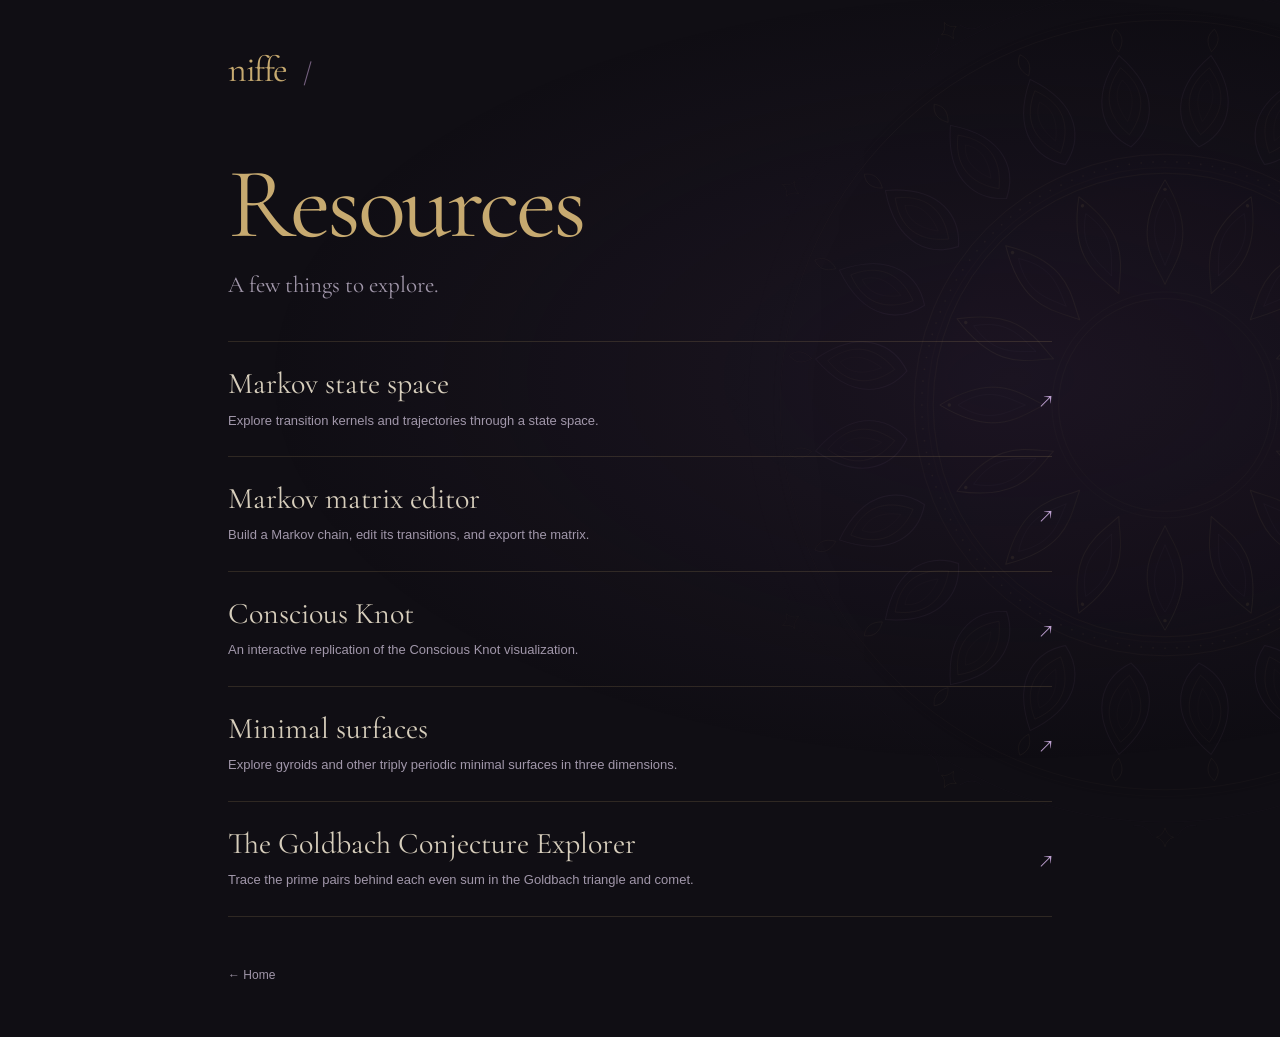
<file: resources/index.html>
<!doctype html>
<html lang="en"><head>
<meta charset="utf-8"><meta name="viewport" content="width=device-width, initial-scale=1">
<meta name="theme-color" content="#100e14">
<meta name="description" content="Interactive tools for exploring Markov chains, knots, minimal surfaces, and prime pairs.">
<title>Resources — niffe</title><link rel="canonical" href="https://niffe.org/resources/">
<link rel="icon" href="/favicon.svg" type="image/svg+xml">
<link rel="preload" href="/fonts/CormorantGaramond.woff2" as="font" type="font/woff2" crossorigin>
<link rel="stylesheet" href="/style.css?v=5"><link rel="stylesheet" href="resources.css">
</head><body>
<div class="atmosphere" aria-hidden="true"></div>
<div class="mandala-scene" aria-hidden="true"><img class="mandala mandala-outer" src="/mandala.svg?v=4" alt="" width="1000" height="1000"></div>
<div class="resources-page"><header><a class="home" href="/">niffe<span aria-hidden="true"> /</span></a></header>
<main><h1>Resources</h1><p class="intro">A few things to explore.</p><ul class="resource-list"><li><a class="resource" href="/markovVisualizer/"><div><h2>Markov state space</h2><p>Explore transition kernels and trajectories through a state space.</p></div><span class="arrow" aria-hidden="true">↗</span></a></li>
<li><a class="resource" href="/markovEditor/"><div><h2>Markov matrix editor</h2><p>Build a Markov chain, edit its transitions, and export the matrix.</p></div><span class="arrow" aria-hidden="true">↗</span></a></li>
<li><a class="resource" href="/consciousKnot/"><div><h2>Conscious Knot</h2><p>An interactive replication of the Conscious Knot visualization.</p></div><span class="arrow" aria-hidden="true">↗</span></a></li>
<li><a class="resource" href="/gyroid/"><div><h2>Minimal surfaces</h2><p>Explore gyroids and other triply periodic minimal surfaces in three dimensions.</p></div><span class="arrow" aria-hidden="true">↗</span></a></li>
<li><a class="resource" href="/goldbachExplorer/"><div><h2>The Goldbach Conjecture Explorer</h2><p>Trace the prime pairs behind each even sum in the Goldbach triangle and comet.</p></div><span class="arrow" aria-hidden="true">&#8599;</span></a></li></ul></main>
<footer><a href="/">← Home</a></footer></div></body></html>
</file>
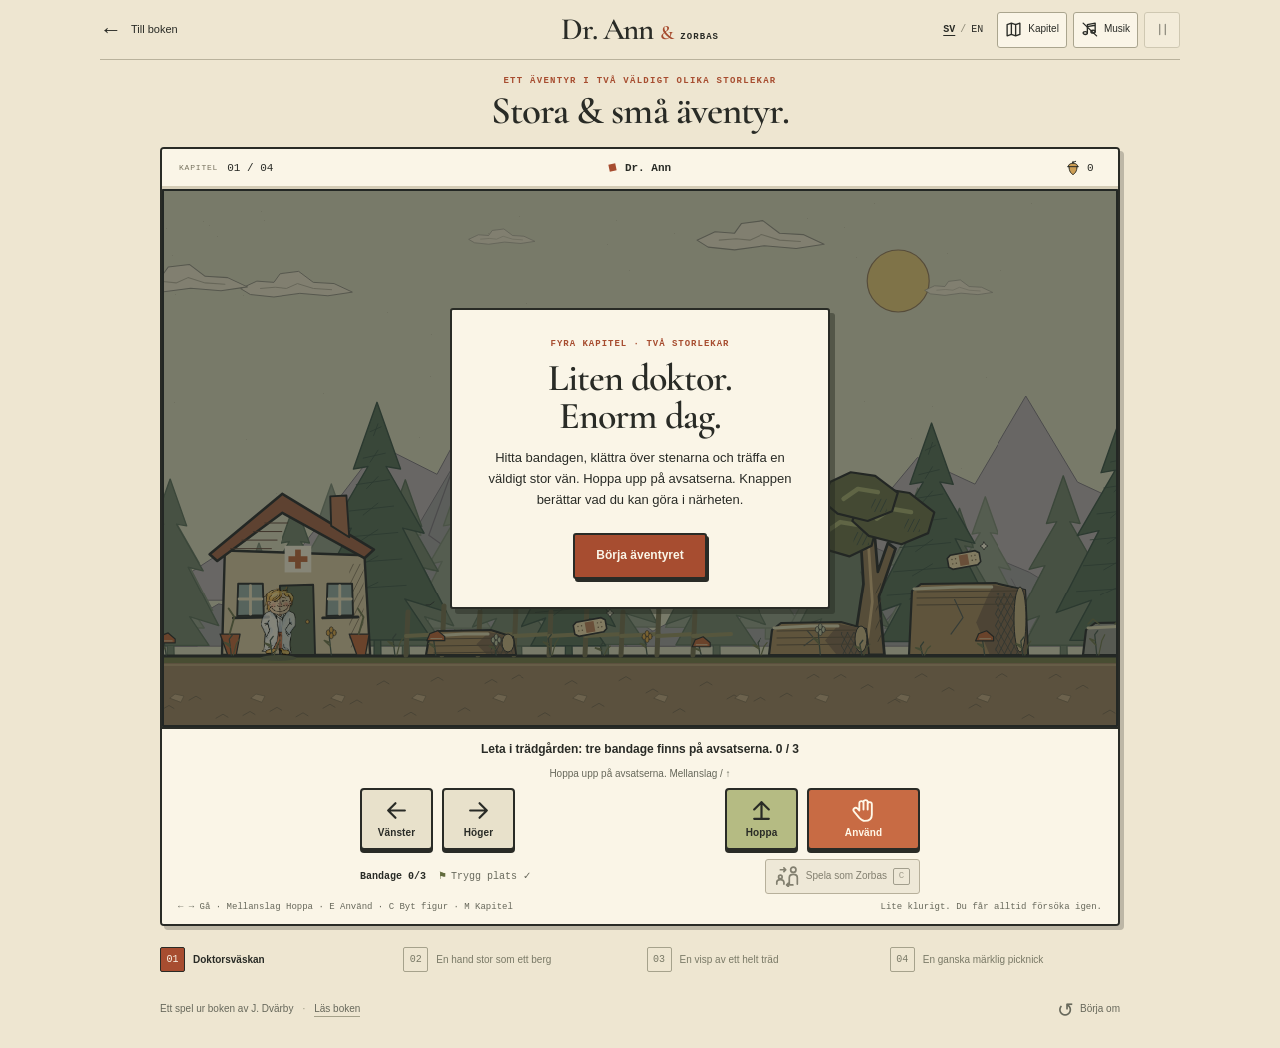
<file: dr-ann/game/index.html>
<!doctype html>
<html lang="sv">
<head>
  <meta charset="utf-8">
  <meta name="viewport" content="width=device-width, initial-scale=1, viewport-fit=cover">
  <meta name="theme-color" content="#eee6d1">
  <meta name="description" content="Dr. Ann och Zorbas: ett lekfullt äventyr i två storlekar. Utforska skogen, hjälp Mc Dinkelspiel och blanda geggaO’boy.">
  <meta name="robots" content="noindex, nofollow">
  <link rel="icon" href="/dr-ann/assets/icon.svg" type="image/svg+xml">
  <link rel="stylesheet" href="./style.css?v=21">
  <title>Dr. Ann · Stora &amp; små äventyr</title>
</head>
<body>
  <a class="skip-link" href="#game" data-copy="skip">Till spelet</a>
  <div class="page-shell">
    <header class="topbar">
      <a class="back-link" href="/dr-ann/"><span aria-hidden="true">←</span><span data-copy="back">Till boken</span></a>
      <a class="wordmark" href="/dr-ann/" aria-label="Dr. Ann">Dr. Ann<span aria-hidden="true">&amp;</span><small>ZORBAS</small></a>
      <div class="header-actions">
        <button class="language" id="language" type="button" aria-label="Read in English"><span id="lang-sv" class="selected">SV</span><span aria-hidden="true">/</span><span id="lang-en">EN</span></button>
        <button class="header-button" id="map-button" type="button" aria-haspopup="dialog" aria-controls="map-dialog" aria-label="Välj kapitel" data-copy-aria="mapAria"><svg viewBox="0 0 24 24" aria-hidden="true"><path d="m3 5 6-2 6 2 6-2v16l-6 2-6-2-6 2zm6-2v16m6-14v16"/></svg><span data-copy="map">Kapitel</span></button>
        <button class="header-button sound-button" id="sound" type="button" aria-label="Slå på musik" aria-pressed="false" data-copy-aria="soundOn"><svg viewBox="0 0 24 24" aria-hidden="true"><path d="M9 17V5l11-2v12M9 8l11-2"/><ellipse cx="6" cy="17" rx="3" ry="2"/><ellipse cx="17" cy="15" rx="3" ry="2"/><path class="sound-slash" d="m3 3 19 18"/></svg><span data-copy="music">Musik</span></button>
        <button class="icon-button" id="pause" type="button" aria-label="Pausa" aria-pressed="false" data-copy-aria="pause"><svg viewBox="0 0 24 24" aria-hidden="true"><g class="pause-symbol"><path d="M8 5v14M16 5v14"/></g><path class="play-symbol" d="m8 5 11 7-11 7z"/></svg></button>
      </div>
    </header>

    <main>
      <section class="introduction" aria-labelledby="page-title"><p class="eyebrow" data-copy="eyebrow">ETT ÄVENTYR I TVÅ STORLEKAR</p><h1 id="page-title" data-copy="title">Stora &amp; små äventyr.</h1></section>
      <section class="game-card" aria-label="Dr. Ann och Zorbas" data-copy-aria="gameLabel">
        <div class="game-hud">
          <div class="chapter-badge"><span class="hud-label" data-copy="chapterLabel">KAPITEL</span><span id="chapter">01 / 04</span></div>
          <div class="character-badge"><span class="character-dot" aria-hidden="true"></span><span id="character">Dr. Ann</span></div>
          <div class="collectible-badge"><svg viewBox="0 0 24 24" aria-hidden="true"><path d="M12 4V2m-1 2 5-2M5 10c-1-7 15-7 14 0M4 10h16M6 10c0 7 3 10 6 12 3-2 6-5 6-12"/></svg><span id="heart-count">0</span><span class="sr-only" data-copy="heartsLabel">ekollon</span></div>
        </div>
        <div class="progress-track" aria-hidden="true"><div id="progress"></div></div>
        <div class="stage game-viewport" id="stage">
          <canvas id="game" width="960" height="540" tabindex="0" aria-label="Spela med Dr. Ann och Zorbas" data-copy-aria="canvasLabel"></canvas>
          <div id="overlay" class="game-overlay welcome">
            <div class="overlay-panel">
              <img id="story-art" class="story-art" hidden alt="">
              <div class="overlay-text"><p class="eyebrow" id="overlay-kicker">TVÅ STORLEKAR · ETT ÄVENTYR</p><h2 id="overlay-title">Stora steg börjar smått.</h2><p id="overlay-copy">Följ med Dr. Ann och Zorbas. Utforska, hoppa och hjälp era vänner längs vägen.</p><div class="overlay-actions"><button class="start-button" id="start" type="button"><span data-copy="start">Börja äventyret</span><svg viewBox="0 0 24 24" aria-hidden="true"><path d="M4 12h15m-6-6 6 6-6 6"/></svg></button><button class="secondary-button" id="overlay-secondary" type="button" hidden>Fortsätt</button></div></div>
            </div>
          </div>
        </div>
        <div class="play-deck">
          <div id="toast" class="toast" role="status" aria-live="polite"></div>
          <div class="objective-row"><p id="objective" role="status" aria-live="polite" data-copy="initialObjective">Ett äventyr väntar på dig.</p><span id="action-hint"></span></div>
          <p id="scene-note" class="scene-note"></p>
          <div class="controls" aria-label="Spelknappar" data-copy-aria="controlsLabel">
            <div class="movement-controls">
              <button class="control-button direction-button" id="left" type="button" data-control="left" aria-label="Gå åt vänster" data-copy-aria="leftAria"><svg viewBox="0 0 24 24" aria-hidden="true"><path d="M20 12H4m7-7-7 7 7 7"/></svg><span id="left-label" data-copy="left">Vänster</span></button>
              <button class="control-button direction-button" id="right" type="button" data-control="right" aria-label="Gå åt höger" data-copy-aria="rightAria"><svg viewBox="0 0 24 24" aria-hidden="true"><path d="M4 12h16m-7-7 7 7-7 7"/></svg><span id="right-label" data-copy="right">Höger</span></button>
            </div>
            <div class="action-controls">
              <button class="control-button jump-button" id="jump" type="button" data-control="jump" aria-label="Hoppa" data-copy-aria="jump"><svg viewBox="0 0 24 24" aria-hidden="true"><path d="M12 20V4m-7 7 7-7 7 7M5 20h14"/></svg><span id="jump-label" data-copy="jump">Hoppa</span></button>
              <button class="control-button action-button" id="action" type="button" data-control="action" aria-label="Använd" data-copy-aria="actionAria"><span id="action-icon" aria-hidden="true"><svg viewBox="0 0 24 24"><path d="M8 12V5a2 2 0 0 1 4 0v6-7a2 2 0 0 1 4 0v7-5a2 2 0 0 1 4 0v10c0 4-3 6-7 6-2 0-4-2-5-3L3 13a2 2 0 0 1 3-3l2 2z"/></svg></span><span id="action-label" data-copy="action">Använd</span></button>
            </div>
          </div>
          <div class="adventure-status"><div class="inventory-status"><span id="inventory"></span><span id="checkpoint-label"></span></div><button class="switch-button" id="switch-button" type="button" disabled aria-label="Byt figur" data-copy-aria="switchAria"><svg viewBox="0 0 28 24" aria-hidden="true"><circle cx="6" cy="13" r="2"/><path d="M2 21v-2c0-4 8-4 8 0v2M16 21v-7c0-5 9-5 9 0v7"/><circle cx="20.5" cy="5" r="3"/><path d="M6 5h6m-2-2 2 2-2 2M20 22h-7m2-2-2 2 2 2"/></svg><span data-copy="switch">Byt figur</span><kbd>C</kbd></button></div>
          <div class="controls-notes"><p id="controls-note" data-copy="controlsNote">← → Gå · Mellanslag Hoppa · E Använd · C Byt figur</p><p id="gentle-note" data-copy="gentleNote">Försök igen. Vännerna väntar.</p></div>
        </div>
      </section>
      <ol class="journey" id="journey" aria-label="Äventyrets kapitel" data-copy-aria="journeyLabel"></ol>
    </main>
    <footer class="footer"><p><span data-copy="credit">Efter boken av J. Dvärby</span><span class="footer-dot" aria-hidden="true">·</span><a href="/dr-ann/" data-copy="readBook">Läs boken</a></p><button id="restart" type="button"><span aria-hidden="true">↺</span><span data-copy="restart">Börja om</span></button></footer>
  </div>
  <dialog id="map-dialog" aria-labelledby="map-title"><div class="dialog-heading"><div><p class="eyebrow" data-copy="mapKicker">TVÅ STORLEKAR · SAMMA VÄRLD</p><h2 id="map-title" data-copy="mapTitle">Vart vill du gå?</h2></div><button class="icon-button" id="map-close" type="button" aria-label="Stäng" data-copy-aria="close"><svg viewBox="0 0 24 24" aria-hidden="true"><path d="m6 6 12 12M18 6 6 18"/></svg></button></div><div id="map-list" class="map-list"></div><p class="map-note" data-copy="mapNote">Upptäck nya kapitel längs vägen. Du kan gå tillbaka till platser du har besökt.</p></dialog>
  <noscript><p class="noscript">Spelet behöver JavaScript för att fungera. / This game needs JavaScript to play.</p></noscript>
  <script type="module" src="./game.js?v=21"></script>
</body>
</html>
</file>
<file: style.css>
@font-face{font-family:Cormorant;src:url('fonts/CormorantGaramond.woff2') format('woff2');font-style:normal;font-weight:300 700;font-display:swap}
@font-face{font-family:Cormorant;src:url('fonts/CormorantGaramond-Italic.woff2') format('woff2');font-style:italic;font-weight:300 700;font-display:swap}
:root{color-scheme:dark;--bg:#100e14;--gold:#c7aa70;--text:#d7cebc;--muted:#a197aa}
*{box-sizing:border-box}
html{min-height:100%;background:var(--bg)}
body{margin:0;background:var(--bg);color:var(--text);font-family:Cormorant,Georgia,serif;overflow-x:clip}
.atmosphere{position:fixed;inset:0;pointer-events:none;background:radial-gradient(ellipse at 79% 42%,#48305735,transparent 52%)}
.mandala-scene{--x:0px;--y:0px;position:fixed;width:min(85vw,1120px);aspect-ratio:1;left:49%;top:45%;transform:translate(-9%,-50%);pointer-events:none;mask-image:linear-gradient(90deg,transparent,#000 23%,#000 78%,transparent)}
.mandala{position:absolute;inset:0;width:100%;height:100%;transition:transform 1.6s cubic-bezier(.2,.65,.3,1)}
.mandala-outer{opacity:.38;transform:translate(var(--x),var(--y))}
.mandala-inner{opacity:.62;transform:translate(calc(var(--x)*-1.6),calc(var(--y)*-1.6));filter:drop-shadow(0 0 10px #a178bd18)}
.page{position:relative;z-index:1;padding:0 clamp(28px,8vw,128px)}
main{max-width:1100px;margin:auto}
.hero{min-height:100svh;display:flex;align-items:center;padding:84px 0 96px}
.introduction{width:100%;max-width:485px}
h1{font-weight:400;line-height:1;letter-spacing:-.045em;font-size:clamp(104px,12vw,162px);color:var(--gold);margin:0 0 38px}
figure{margin:0}
blockquote{margin:0;font-size:clamp(28px,2.55vw,34px);font-weight:400;line-height:1.35;letter-spacing:-.01em;text-wrap:pretty}
blockquote p{margin:0}
blockquote em{font-weight:400;color:#bda0d0}
figcaption{margin-top:26px;display:flex;flex-direction:column;gap:6px}
.author{font-family:Arial,Helvetica,sans-serif;font-size:10px;color:var(--gold);letter-spacing:.15em}
figcaption cite{font-size:18px;color:var(--muted)}
nav{display:flex;flex-wrap:wrap;gap:28px;margin-top:34px;font-family:Arial,Helvetica,sans-serif;font-size:12px}
nav a{display:inline-flex;align-items:center;gap:9px;min-height:44px;color:var(--muted);text-decoration:none;position:relative;transition:color .25s}
nav a:after{content:'';position:absolute;bottom:5px;left:0;width:calc(100% - 20px);height:1px;background:var(--gold);transform:scaleX(0);transform-origin:left;transition:transform .25s}
nav a span{color:#bda0d0}
nav a:hover{color:var(--gold)}
nav a:hover:after{transform:scaleX(1)}
a:focus-visible{outline:1px solid var(--gold);outline-offset:6px;border-radius:2px}
@media(max-width:700px){.page{padding:0 28px}.hero{min-height:100svh;padding:72px 0 78px}.mandala-scene{width:900px;max-width:none;left:18%;top:39%;opacity:.6;mask-image:linear-gradient(90deg,transparent,#000 40%)}.introduction{max-width:420px}h1{margin-bottom:32px}blockquote{font-size:30px}nav{gap:24px;margin-top:26px}}
@media(prefers-reduced-motion:reduce){*{transition:none!important}.mandala{transform:none!important}.book:hover .jacket,.book:focus-visible }

@media(max-width:700px){.jacket-violet }
/* Engraved lotus mandala: a complete silhouette and a restrained floating seal. */
.mandala-scene{width:clamp(640px,66vw,1050px);left:77%;top:45%;transform:translate(-50%,-50%);mask-image:linear-gradient(90deg,transparent,#000 20%,#000 90%,transparent)}
.mandala-outer{opacity:.68}
.mandala-inner{opacity:.66;filter:drop-shadow(0 0 12px #a178bd20)}
@media(max-width:700px){.mandala-scene{width:740px;left:96%;top:35%;opacity:.48;mask-image:linear-gradient(90deg,transparent,#000 35%,#000 90%,transparent)}}
</file>
<file: dr-ann/book.css>
@font-face{font-family:Book;src:url('/fonts/CormorantGaramond.woff2') format('woff2');font-style:normal;font-weight:300 700;font-display:swap}
@font-face{font-family:Book;src:url('/fonts/CormorantGaramond-Italic.woff2') format('woff2');font-style:italic;font-weight:300 700;font-display:swap}
:root{--paper:#ffffff;--ink:#292b28;--muted:#77746b;--line:#d9d2c5;--plum:#685167;--tint:#ebe4db;--story-size:1;--nav-height:83px;color-scheme:light;font-family:system-ui,-apple-system,'Segoe UI',sans-serif;color:var(--ink);background:var(--paper)}
*{box-sizing:border-box}body{margin:0;min-height:100svh;background:var(--paper);-webkit-font-smoothing:antialiased}button,a,input{-webkit-tap-highlight-color:transparent}button{font:inherit;color:inherit;cursor:pointer}button{border:0;background:none}button:disabled{opacity:.25;cursor:default}button:focus-visible,a:focus-visible,input:focus-visible{outline:2px solid var(--plum);outline-offset:5px}button[aria-pressed=true]{color:var(--ink)}a{color:var(--plum)}.topbar{height:94px;margin:0 4.2vw;display:flex;align-items:center;gap:24px;border-bottom:1px solid var(--line)}.wordmark{padding:0;font-family:Book,Georgia,serif;font-size:32px;font-weight:600;letter-spacing:-1px;white-space:nowrap}.little-flower{display:inline-block;font:21px Georgia,serif;margin-left:13px;vertical-align:middle;color:var(--plum)}.editions{margin:auto;display:flex;padding:4px;background:#f1f1ef;border-radius:28px}.editions button{display:flex;gap:9px;align-items:center;border-radius:22px;padding:10px 18px;color:#77746b;font-size:12px;white-space:nowrap;transition:background .25s,color .25s}.editions button[aria-pressed=true]{background:var(--paper);box-shadow:0 1px 4px #413b3510}.edition-dot{width:8px;height:8px;border-radius:50%;display:inline-block}.ink-dot{background:#3d3f39}.colour-dot{background:conic-gradient(#b57965,#d0b56d,#95a58c,#9d8fa7,#b57965)}.header-actions{display:flex;align-items:center;gap:15px}.language{display:flex;gap:7px;font-size:11px;font-weight:600;letter-spacing:.07em;min-height:44px;padding:8px 0;align-items:center}.language span{color:#918b80}.language .selected{color:var(--ink)}.lang-sep{font-weight:400}.icon-button{width:44px;height:44px;display:grid;place-items:center}.icon-button svg{width:21px;fill:none;stroke:currentColor;stroke-width:1.4;stroke-linecap:round}
#reader{min-height:calc(100svh - 94px);padding-bottom:calc(var(--nav-height) + 28px + env(safe-area-inset-bottom));outline:none}.cover{max-width:1320px;min-height:calc(100svh - 94px - var(--nav-height));margin:auto;padding:4vh 5.6vw 4vh;display:grid;grid-template-columns:1fr 1.12fr;align-items:center;gap:2vw}.cover-copy{position:relative;z-index:2;padding-bottom:20px}.eyebrow{font-size:10px;font-weight:500;letter-spacing:.19em;text-transform:uppercase;color:var(--muted);line-height:1.7;margin:0 0 22px}.cover h1{font:500 clamp(80px,10.5vw,156px)/.9 Book,Georgia,serif;letter-spacing:-.055em;margin:0 0 27px}.cover-rule{display:block;width:45px;height:1px;background:var(--ink);margin-bottom:24px}.cover-subtitle{font:400 clamp(24px,2.5vw,36px)/1.15 Book,Georgia,serif;max-width:330px;margin:0 0 25px}.byline{font-size:11px;letter-spacing:.09em;color:var(--muted);margin:0 0 32px}.start-reading{display:inline-flex;align-items:center;gap:42px;padding:15px 22px;background:var(--plum);color:var(--paper);border-radius:4px;font-size:12px}.start-reading span:last-child{font-size:23px;font-weight:300;line-height:1}.cover-footnote{font-size:10px;line-height:1.6;color:var(--muted);margin-top:20px;letter-spacing:.015em}.cover-visual{position:relative;width:100%;aspect-ratio:1/1;display:grid;place-items:center;isolation:isolate}.cover-visual::before{content:'';position:absolute;border:1px solid #d7d0c2;border-radius:49% 51% 50% 46%;inset:4% -1% 3% 3%;transform:rotate(-9deg);z-index:-1}.cover-visual::after{content:'';position:absolute;bottom:9%;left:12%;right:1%;height:1px;background:var(--line);transform:rotate(-2deg)}.cover-characters{position:relative;display:block;width:100%;height:100%}.cover-characters .ink-sprite{position:absolute}.cover-ann{width:29%;height:56%;bottom:15%;left:6%;transform:rotate(-3deg)}.cover-mc{width:21%;height:27%;bottom:13%;right:0;transform:rotate(3deg)}.cover-zorbas{width:69%;height:81%;bottom:15%;left:32%}.cover-sun{position:absolute;width:30px;height:30px;top:9%;left:14%;border:1px solid #9b917d;border-radius:50%}.cover-sun::before,.cover-sun::after{content:'';position:absolute;width:1px;height:8px;background:#9b917d;top:-13px;left:50%}.cover-sun::after{transform:rotate(60deg);left:37px;top:-3px}.cover-label{position:absolute;font:italic 19px Book,Georgia,serif;color:var(--muted);bottom:0;right:4%;transform:rotate(-5deg)}
.spread{max-width:1360px;min-height:calc(100svh - 94px - var(--nav-height) - 28px);margin:auto;padding:5vh 6vw 3vh;display:grid;grid-template-columns:minmax(0,1fr) minmax(0,1fr);gap:6vw;align-items:center;position:relative}.illustration{position:relative;min-width:0;perspective:1000px;align-self:center}.art-stage{position:relative;width:100%;height:min(62vh,640px);display:grid;place-items:center;isolation:isolate}.art-stage .ink-sprite{width:100%;height:100%}.ink-sprite{display:block;overflow:hidden;filter:none}.ink-sprite image{image-rendering:auto}.art-group{position:relative;width:100%;height:100%}.art-group .ink-sprite{position:absolute}.art-group .mc-ann{width:57%;height:59%;left:0;top:0}.art-group .mc-acorn{width:52%;height:56%;right:0;bottom:0}.art-group .house{width:51%;height:80%;left:0;bottom:8%}.art-group .walker{width:15%;height:22%;right:24%;bottom:8%}.art-group .ground{width:100%;height:5%;bottom:8%;left:0}.art-group .rocket{width:66%;height:93%;left:0;top:0}.art-group .muck{width:44%;height:27%;right:0;bottom:5%}.art-group .acorn{width:18%;height:46%;left:5%;bottom:13%}.art-group .skewer{width:74%;height:62%;right:0;bottom:8%}.art-group .tiny{width:8%;height:14%;left:1%;bottom:8%}.text-page{padding:3vh 0;min-width:0;position:relative}.scene-eyebrow{font-size:10px;line-height:1.5;letter-spacing:.15em;text-transform:uppercase;color:var(--muted);margin:0 0 25px}.scene-number{color:var(--plum);margin-right:14px}.story{font:500 calc(clamp(24px,2.05vw,30px) * var(--story-size))/1.35 Book,Georgia,serif;letter-spacing:-.012em;overflow-wrap:break-word}.story p{margin:0 0 .85em}.story p:last-child{margin-bottom:0}.story .dialogue{padding-left:.85em;text-indent:-.85em}.story .the-end{font-style:italic;font-size:1.5em;text-align:center;margin:1em 0 0;color:var(--plum)}.source-link{font-size:10px;margin-top:30px;color:var(--muted);padding:8px 0;text-decoration:underline;text-decoration-color:#c4baaa;text-underline-offset:4px}.scene-tip{font-size:10px;line-height:1.4;letter-spacing:.02em;color:var(--muted);text-align:center;margin:15px 0 0}.scene-tip svg{width:13px;height:13px;vertical-align:-2px;margin-right:6px;stroke:currentColor;fill:none;stroke-width:1.2}.restart{display:block;margin:22px auto 0;font-size:12px;border-bottom:1px solid var(--line);padding:10px}.paper-seam{position:absolute;top:13%;bottom:13%;width:1px;left:50%;background:linear-gradient(transparent,#d9d2c54a,transparent);pointer-events:none}
.booknav{position:fixed;bottom:0;left:0;right:0;padding:0 4.2vw;padding-bottom:env(safe-area-inset-bottom);height:calc(var(--nav-height) + env(safe-area-inset-bottom));display:flex;align-items:center;gap:24px;background:#fffffff5;backdrop-filter:blur(12px);z-index:10;border-top:1px solid var(--line)}.booknav button{min-height:48px}.nav-prev,.nav-next{display:flex;align-items:center;gap:18px;font-size:11px;min-width:115px}.nav-prev>span:first-child,.nav-next>span:last-child{font-size:24px;font-weight:300}.nav-next{margin-left:auto;justify-content:flex-end}.page-picker{display:flex;align-items:center;gap:10px;color:var(--muted);font-size:10px;white-space:nowrap}.page-picker svg{width:15px;height:15px;fill:none;stroke:currentColor;stroke-width:1.1}.page-dots{display:flex;align-items:center;gap:3px;position:absolute;left:50%;transform:translateX(-50%)}.page-dots button{width:20px;padding:0;display:grid;place-items:center;min-height:44px}.page-dots button::after{content:'';width:4px;height:4px;border-radius:50%;background:#c4beaf;transition:all .25s}.page-dots button[aria-current=page]::after{width:7px;height:7px;background:var(--plum)}.progress-line{position:absolute;bottom:0;left:0;right:0;height:2px;background:#e5ded2}.progress-line>div{height:100%;background:var(--plum);width:0;transition:width .45s}
dialog{border:1px solid var(--line);background:var(--paper);color:var(--ink);padding:32px;max-width:720px;width:calc(100% - 32px);max-height:calc(100svh - 40px);border-radius:12px;box-shadow:0 20px 100px #2b282b24}dialog::backdrop{background:#27242a70;backdrop-filter:blur(4px)}.dialog-top{display:flex;justify-content:space-between;align-items:flex-start;gap:15px;margin-bottom:24px}.dialog-top h2{font:500 35px/1.05 Book,Georgia,serif;letter-spacing:-.03em;margin:0}.dialog-top .eyebrow{margin:0 0 7px}.close{font-size:31px;font-weight:200;flex:none;margin:-8px -10px 0 0}.chapter-grid{display:grid;grid-template-columns:repeat(3,1fr);gap:12px}.chapter{padding:13px 12px;text-align:left;border:1px solid var(--line);border-radius:4px;transition:background .2s}.chapter[aria-current=page]{border-color:var(--plum);background:#eee7e7}.chapter-thumb{height:100px;position:relative;margin:0 0 14px;display:grid;place-items:center}.chapter-thumb .ink-sprite{width:100%;height:100%}.chapter-thumb img{width:100%;height:100%;object-fit:contain;mix-blend-mode:multiply}.chapter-num{font-size:9px;color:var(--muted);display:block;letter-spacing:.1em;margin-bottom:5px}.chapter-name{font:500 19px/1.1 Book,Georgia,serif;display:block}.setting-row{min-height:68px;display:flex;align-items:center;justify-content:space-between;gap:15px;border-top:1px solid var(--line);font-size:13px}.size-controls{display:flex;align-items:center;gap:15px}.size-controls button{width:44px;height:44px;font:22px Book,Georgia,serif}.size-controls output{font-size:10px;min-width:36px;text-align:center}input[role=switch]{width:36px;height:22px;accent-color:var(--plum)}.setting-action{display:block;text-align:left;border-top:1px solid var(--line);font-size:13px;padding:22px 0;width:100%;min-height:64px}.small-note{font-size:11px;color:var(--muted);line-height:1.7;margin:10px 0 20px}.colophon{border-top:1px solid var(--line);margin-top:28px;padding-top:18px;font-size:11px;line-height:1.7;color:var(--muted)}.colophon p{margin:0 0 7px}.colophon button{font-size:11px;text-align:left;padding:10px 0;text-decoration:underline;text-underline-offset:4px}#source-photos{display:grid;grid-template-columns:repeat(auto-fit,minmax(150px,1fr));gap:12px}#source-photos img{width:100%;height:auto;display:block;border-radius:2px}#toast{position:fixed;bottom:calc(var(--nav-height) + 20px + env(safe-area-inset-bottom));left:50%;transform:translateX(-50%) translateY(10px);background:var(--ink);color:var(--paper);font-size:12px;padding:13px 20px;border-radius:6px;opacity:0;pointer-events:none;z-index:30;transition:.3s;max-width:90vw;text-align:center}#toast.show{opacity:1;transform:translateX(-50%)}.sr-only,.skip:not(:focus){position:absolute;width:1px;height:1px;padding:0;margin:-1px;overflow:hidden;clip:rect(0,0,0,0);white-space:nowrap}.skip:focus{position:fixed;top:10px;left:10px;padding:14px;z-index:100;background:var(--paper)}.noscript{padding:40px}
/* The expanded edition is a shallow paper theatre, with the ink kept intact. */
.edition-colour{--plum:#63765f;--tint:#e7e9dc}.edition-colour .cover-visual::before{background:radial-gradient(ellipse,#d4c8a63d,transparent 70%);border-color:#d5cdbd}.art-trigger{display:block;width:100%;padding:0;cursor:pointer;position:relative;perspective:1000px;border-radius:46% 48% 42% 44%;outline-offset:8px}.art-plane{display:block;width:100%;height:min(62vh,640px);object-fit:contain;mix-blend-mode:multiply;transform:rotateX(var(--rx,0deg)) rotateY(var(--ry,0deg)) translateZ(18px);filter:drop-shadow(0 11px 7px #8b715812);transition:transform .35s ease;transform-style:preserve-3d}.edition-colour .cover-visual .art-plane{height:auto;max-height:70vh;transform:rotate(-2deg) rotateY(-8deg) translateZ(30px)}.edition-colour .cover-visual .art-trigger{width:110%}.scene-wash{position:absolute;inset:12% 4% 3%;border-radius:49% 46% 48% 50%;background:radial-gradient(ellipse,#dfd2a62c,transparent 71%);z-index:-1;transform:translateZ(-40px)}.scene-effects{position:absolute;inset:0;pointer-events:none;overflow:hidden}.steam{position:absolute;top:3%;left:36%;width:18%;height:30%;opacity:0;fill:none;stroke:#77746b;stroke-width:1.2;stroke-linecap:round}.scene-rock{position:absolute;bottom:10%;left:30%;width:13px;height:11px;border:1px solid #645f50;background:#d0c4a4;clip-path:polygon(25% 0,80% 5%,100% 65%,65% 100%,0 80%);opacity:0}.scene-rock:nth-child(2){left:64%;bottom:9%;transform:rotate(30deg)}.scene-rock:nth-child(3){left:45%;bottom:7%}.sun-glow{position:absolute;width:20%;height:20%;left:34%;top:39%;border-radius:50%;background:radial-gradient(#f9d17e7a,transparent 72%);opacity:0;mix-blend-mode:screen}.bubble{position:absolute;border:1px solid #8d9a79;border-radius:50%;width:10px;height:10px;top:40%;left:37%;opacity:0}.bubble:nth-child(2){left:33%;width:7px;height:7px}.art-trigger.play .art-plane{animation:paper-nod 1.6s ease-in-out}.art-trigger.play[data-effect=walk] .art-plane{animation:paper-walk 1.8s ease-in-out}.art-trigger.play[data-effect=shake] .art-plane{animation:paper-shake 1.6s ease-in-out}.art-trigger.play .steam{animation:steam-up 2.5s ease-out}.art-trigger.play .steam:nth-child(2){animation-delay:.3s;left:44%}.art-trigger.play .scene-rock{animation:pebble .9s ease-out}.art-trigger.play .scene-rock:nth-child(2){animation-delay:.15s}.art-trigger.play .scene-rock:nth-child(3){animation-delay:.25s}.art-trigger.play .sun-glow{animation:sunset 2.8s ease-in-out}.art-trigger.play .bubble{animation:bubble-up 2s ease-out}.art-trigger.play .bubble:nth-child(2){animation-delay:.4s}.turn-in{animation:page-in .38s cubic-bezier(.2,.6,.3,1) both}.turn-back{animation-name:page-back}
@keyframes page-in{from{opacity:0;transform:translateX(20px) rotateY(-2deg)}to{opacity:1;transform:none}}@keyframes page-back{from{opacity:0;transform:translateX(-20px) rotateY(2deg)}to{opacity:1;transform:none}}@keyframes paper-nod{0%,100%{transform:rotateX(0) rotateY(0) translateZ(18px)}35%{transform:rotateX(3deg) rotateY(-4deg) translateZ(32px)}70%{transform:rotateX(-2deg) rotateY(3deg) translateZ(22px)}}@keyframes paper-shake{0%,100%{transform:rotate(0) translateZ(18px)}25%,65%{transform:rotate(-1.4deg) translateY(3px) translateZ(24px)}45%,80%{transform:rotate(1.2deg) translateY(-3px) translateZ(28px)}}@keyframes paper-walk{0%,100%{transform:translateX(0) rotateZ(0) translateZ(18px)}30%{transform:translateX(9px) rotateZ(1deg) translateZ(25px)}65%{transform:translateX(18px) rotateZ(-1deg) translateZ(25px)}}@keyframes steam-up{0%{opacity:0;transform:translateY(12px)}30%{opacity:.4}100%{opacity:0;transform:translateY(-24px) scale(1.15)}}@keyframes pebble{0%{opacity:0;transform:translateY(-18px) rotate(0)}30%{opacity:.8}80%{opacity:.6;transform:translateY(12px) rotate(50deg)}100%{opacity:0;transform:translateY(18px) rotate(60deg)}}@keyframes sunset{0%,100%{opacity:0;transform:scale(.8)}45%{opacity:1;transform:scale(1.6)}}@keyframes bubble-up{0%{opacity:0;transform:translateY(0) scale(.5)}20%{opacity:.7}100%{opacity:0;transform:translateY(-60px) scale(1.4)}}
body.motion-off *,body.motion-off *::before,body.motion-off *::after{animation:none!important;transition:none!important}.motion-off .art-plane{transform:none!important}
@media(min-width:1500px){.spread{gap:100px}.story{font-size:calc(31px * var(--story-size))}}
@media(max-width:1000px){.topbar{gap:14px;margin:0 3.5vw}.editions button{padding:10px 14px}.cover{padding:4vh 5vw;gap:0}.spread{gap:5vw;padding:4vh 5vw}.page-dots{gap:0}.page-dots button{width:15px}.page-picker{margin-left:8px}.nav-prev,.nav-next{min-width:90px}}
@media(max-width:700px){:root{--nav-height:70px}.topbar{height:109px;margin:0 22px;display:grid;grid-template-columns:1fr auto;gap:0;align-content:center;position:relative}.wordmark{font-size:26px;text-align:left;height:45px}.little-flower{font-size:17px;margin-left:10px}.header-actions{grid-column:2;grid-row:1;gap:12px}.editions{grid-column:1/-1;grid-row:2;margin:1px 0 10px;justify-self:center;padding:3px}.editions button{padding:7px 15px;font-size:10px;min-height:31px}.language{font-size:10px}.icon-button{width:38px;height:40px}.icon-button svg{width:19px}.cover{min-height:calc(100svh - 109px - var(--nav-height));padding:30px 28px 25px;display:flex;flex-direction:column;gap:0;position:relative;align-items:stretch;justify-content:center}.cover-copy{padding:0;display:flex;flex-direction:column;align-items:center;text-align:center}.cover .eyebrow{font-size:8px;letter-spacing:.18em;margin-bottom:15px}.cover h1{font-size:88px;margin-bottom:15px}.cover-rule{display:none}.cover-subtitle{font-size:25px;max-width:260px;margin-bottom:13px}.byline{font-size:9px;margin-bottom:0}.cover-visual{width:min(82%,360px);margin:10px auto 12px;aspect-ratio:1.1;order:1}.cover-visual::before{inset:4% -2% 0 1%}.cover-visual::after{bottom:7%}.cover-label{font-size:14px;bottom:-3px}.cover .start-reading{position:relative;order:2;align-self:center;font-size:11px;min-width:175px;justify-content:space-between;padding:13px 18px}.cover .cover-footnote{order:3;text-align:center;font-size:9px;margin:13px 0 0}.cover-ann{bottom:11%;height:58%}.cover-zorbas{height:83%;bottom:11%}.cover-mc{bottom:9%}.cover-sun{width:22px;height:22px;top:11%;left:15%}.cover-sun::before{height:6px;top:-10px}.cover-sun::after{left:29px;top:-4px;height:6px}#reader{min-height:calc(100svh - 109px);padding-bottom:calc(var(--nav-height) + 16px + env(safe-area-inset-bottom))}.spread{display:flex;flex-direction:column;gap:0;padding:23px 28px 25px;min-height:0}.illustration{width:100%;max-width:430px;align-self:center}.art-stage{height:min(36vh,310px);min-height:220px}.art-plane{height:min(36vh,310px);min-height:220px}.text-page{padding:24px 0 0;width:100%;max-width:540px}.scene-eyebrow{font-size:9px;letter-spacing:.14em;margin-bottom:19px}.scene-number{margin-right:10px}.story{font-size:calc(26px * var(--story-size));line-height:1.28;letter-spacing:-.015em}.story p{margin-bottom:.8em}.source-link{margin-top:22px;font-size:9px;min-height:36px}.paper-seam{display:none}.scene-tip{font-size:9px;margin:12px 0 0}.booknav{padding-left:22px;padding-right:22px;gap:10px}.nav-prev,.nav-next{min-width:unset;font-size:10px;gap:10px}.nav-prev>span:first-child,.nav-next>span:last-child{font-size:22px}.page-picker{position:absolute;left:50%;transform:translateX(-50%);font-size:9px;gap:7px;margin:0}.page-picker svg{width:13px}.page-dots{display:none}.nav-next{max-width:38%}.nav-prev{max-width:30%}.chapter-grid{grid-template-columns:repeat(2,1fr);gap:10px}.chapter-thumb{height:85px}.chapter-name{font-size:18px}dialog{padding:24px 20px;border-radius:10px;max-height:calc(100svh - 25px)}.dialog-top h2{font-size:29px}.setting-row,.setting-action{font-size:12px}.setting-row{min-height:70px}.edition-colour .cover-visual{aspect-ratio:1.25;max-height:290px}.edition-colour .cover-visual .art-trigger{width:115%}.edition-colour .cover-visual .art-plane{min-height:0;max-height:290px}.edition-colour .cover-visual::after{display:none}.edition-colour .cover-label{bottom:-4px;right:1%}.colophon{font-size:10px}}
@media(max-width:370px){.topbar{margin:0 16px}.cover{padding:24px 20px}.cover h1{font-size:76px}.cover-visual{width:80%;max-height:225px}.cover-subtitle{font-size:23px}.spread{padding-left:22px;padding-right:22px}.story{font-size:calc(24px * var(--story-size))}.booknav{padding-left:16px;padding-right:16px}.nav-prev>span:last-child{display:none}}
@media(max-height:700px) and (min-width:701px){.topbar{height:76px}.cover{padding-top:20px;padding-bottom:20px;min-height:calc(100svh - 76px - var(--nav-height))}.cover h1{font-size:110px}.cover-visual{max-width:440px}.spread{min-height:calc(100svh - 76px - var(--nav-height));padding-top:25px;padding-bottom:25px}}
@media(prefers-reduced-motion:reduce){*,*::before,*::after{animation:none!important;transition:none!important}.art-plane{transform:none!important}}
@media print{.topbar,.booknav,.source-link,.scene-tip,.start-reading,.cover-footnote,.restart{display:none!important}#reader{padding:0}.spread{display:block;padding:20px}.art-stage,.art-plane{height:300px}.story{font-size:22px}body{background:white}dialog{display:none!important}}
</file>
<file: dr-ann/compositions.css>
/* Each scene gets the space and reading rhythm its drawing asks for. */
body{overflow-x:clip}#reader{background:var(--paper)}
.spread .illustration .art-stage{height:auto;min-height:0;max-height:none;aspect-ratio:var(--art-ratio)}.spread .illustration .art-plane{height:100%;min-height:0;max-height:none;aspect-ratio:auto}.spread .art-trigger{height:100%}.ink-end{display:block;width:min(185px,55%);height:auto;margin:auto}.art-trigger.play .part-13,.art-trigger.play .part-15{animation:source-steam 2.7s ease-in-out}.art-trigger[data-art="13"] .steam,.art-trigger[data-art="15"] .steam{display:none}@keyframes source-steam{0%,100%{transform:translateY(0);opacity:1}45%{transform:translateY(-7px);opacity:.62}75%{transform:translateY(-3px);opacity:.9}}
.art-stage,.art-group,.cover-characters{background:transparent}
.ink-master{display:block;width:100%;height:100%;object-fit:contain;background:transparent;filter:none;mix-blend-mode:normal}.art-stage{overflow:visible}.chapter-thumb .ink-master{width:100%;height:100%;object-fit:contain}.cover-visual .original-cover{height:min(65vh,630px);width:90%;object-fit:contain}body:not(.edition-colour) .cover-visual::before,body:not(.edition-colour) .cover-visual::after{display:none}
.cover-visual,.art-stage{isolation:auto}.illustration{margin:0}.sound-button,.sound-setting{display:none}.edition-colour .sound-button{display:grid}.edition-colour .sound-setting{display:flex}.sound-button[aria-pressed=true] .sound-off-mark{display:none}.sound-button[aria-pressed=true]{color:var(--plum)}
.flow-spread{display:block;max-width:1100px;padding-top:6vh;padding-bottom:4vh}.page-flow{width:100%}.flow-spread .scene-eyebrow{margin-bottom:35px}.flowing-story{font-size:calc(clamp(28px,2.65vw,36px) * var(--story-size));line-height:1.32;display:flow-root;min-height:440px}.flowing-story .illustration{float:right;width:45%;margin:0 0 15px 6%;shape-outside:ellipse(50% 49% at 55% 50%)}.flowing-story .art-stage{height:430px}.flowing-story .art-plane{height:430px}.flow-spread .source-link{clear:both;display:block}.flowing-story p{margin:0 0 .9em}.scene-1 .flowing-story{padding-top:3vh}.scene-1 .illustration{width:38%;margin-top:-20px;shape-outside:polygon(35% 0,100% 0,100% 100%,5% 100%,0 70%,15% 28%)}.scene-1 .art-stage,.scene-1 .art-plane{height:440px}.scene-1 .story>p:first-of-type::first-letter{font-size:1.5em;line-height:.8}.scene-2 .flowing-story .illustration{float:none;width:100%;margin:0 0 30px;shape-outside:none}.scene-2 .art-stage,.scene-2 .art-plane{height:260px}.scene-2 .flowing-story{max-width:850px;margin:auto}.scene-2 .flowing-story>p:first-child{max-width:650px}.scene-2 .art-group .house{width:35%;height:97%;left:0;bottom:1%}.scene-2 .art-group .walker{width:10%;height:31%;right:48%;bottom:1%}.scene-2 .art-group .ground{height:7%;bottom:0}.scene-3 .illustration{float:left;width:48%;margin:0 6% 15px 0;shape-outside:polygon(0 0,74% 0,100% 22%,66% 50%,100% 63%,100% 100%,0 100%)}.scene-3 .art-stage,.scene-3 .art-plane{height:540px}.scene-3 .flowing-story{font-size:calc(clamp(27px,2.4vw,33px) * var(--story-size))}.scene-4 .illustration{width:42%;shape-outside:polygon(45% 0,100% 0,100% 100%,0 100%,0 70%,35% 58%);margin-top:20px}.scene-4 .art-stage,.scene-4 .art-plane{height:360px}.scene-5 .story>p:last-child{margin-top:1.3em}.scene-6 .story>p:first-child{font-size:1.14em;line-height:1.25}.scene-6 .art-stage,.scene-6 .art-plane{height:min(68vh,700px)}.scene-7 .flowing-story>p:nth-of-type(1){font:italic 400 calc(36px * var(--story-size))/1.2 Book,Georgia,serif;max-width:730px;margin-bottom:1.2em}.scene-7 .flowing-story>p:nth-of-type(2){margin-bottom:1.4em}.scene-7 .illustration{float:left;margin:0 5% 0 0;width:46%;shape-outside:polygon(0 0,55% 0,61% 20%,68% 49%,100% 70%,100% 100%,0 100%)}.scene-7 .art-stage,.scene-7 .art-plane{height:460px}.scene-8 .flowing-story .illustration{width:47%;margin-top:10px;shape-outside:ellipse(50% 38% at 55% 62%)}.scene-8 .art-stage,.scene-8 .art-plane{height:320px}.scene-9 .illustration{width:50%;shape-outside:ellipse(50% 38% at 55% 58%)}.scene-9 .art-stage,.scene-9 .art-plane{height:270px}
.ending-spread{display:block;max-width:1050px;padding-top:40px}.ending-conversation{max-width:760px;margin:auto}.ending-conversation .story{font-size:calc(clamp(26px,2.4vw,32px) * var(--story-size))}.ending-spread .illustration{width:100%;max-width:900px;margin:30px auto}.ending-spread .art-stage,.ending-spread .art-plane{height:auto;min-height:300px;max-height:none;aspect-ratio:2.1}.ending-spread .art-trigger{border-radius:0}.ending-last{max-width:700px;margin:auto;text-align:center}.ending-last .the-end{margin:1.4em 0 .7em;font-size:2em}.ending-last .source-link{margin:25px auto}.ending-last .restart{font-family:system-ui,sans-serif}
.story-word{font:inherit;letter-spacing:inherit;line-height:inherit;padding:0;display:inline;color:inherit;text-decoration:underline;text-decoration-color:#9ca58b;text-decoration-thickness:1px;text-underline-offset:.13em;text-decoration-style:dotted;border-radius:2px}.story-word:hover,.story-word:focus-visible{color:var(--plum)}
.flowing-story .scene-tip{display:none}.reading-tip{clear:both;font-size:10px;color:var(--muted);line-height:1.5;margin:22px 0 -10px}.edition-colour .art-plane{mask-image:none;mix-blend-mode:normal}.flowing-story .illustration{shape-margin:9px}
.coloured-svg{overflow:visible}.moving-part{transform-box:view-box;transform-origin:50% 50%}.part-3{transform-origin:46% 78%}.part-11{transform-origin:19% 39%}.part-7{transform-origin:82% 79%}.part-9{transform-origin:83% 39%}
/* Avoid moving the whole drawing: small, specific actions carry the story. */
.art-trigger.play .art-plane,.art-trigger.play[data-effect=walk] .art-plane,.art-trigger.play[data-effect=shake] .art-plane{animation:none}.art-trigger.play .part-3{animation:tiny-steps 1.15s ease-in-out}.art-trigger.play .part-11{animation:tree-stir 1.5s ease-in-out}.art-trigger.play .part-7{animation:stone-settle .8s ease-out}.art-trigger.play .part-9{animation:gentle-hand 1.6s ease-in-out}.art-trigger[data-art="7"] .scene-rock{display:none}.art-trigger[data-art="11"] .steam{display:none}.bandage-glow{position:absolute;width:24%;height:44%;top:10%;left:34%;background:repeating-linear-gradient(157deg,transparent 0 14px,#ede3c188 15px 17px,transparent 18px 32px);clip-path:polygon(20% 0,95% 7%,70% 100%,0 91%);opacity:0;pointer-events:none}.play .bandage-glow{animation:cloth-wrap 1.8s ease-out}.art-trigger[data-art="2"].play .art-plane,.art-trigger[data-art="4"].play .art-plane{animation:paper-hello 1.5s ease-in-out}.art-trigger .sun-glow{left:34%;top:43%;width:25%;height:30%}.ending-spread .sun-glow{left:34%;top:43%;width:22%;height:40%}
@keyframes tiny-steps{0%,100%{transform:translate(0,0)}25%{transform:translate(5px,-3px) rotate(.8deg)}50%{transform:translate(10px,0)}75%{transform:translate(15px,-3px) rotate(-.8deg)}90%{transform:translate(18px,0)}}@keyframes tree-stir{0%,100%{transform:rotate(0)}30%{transform:rotate(-1.8deg)}65%{transform:rotate(1.5deg)}}@keyframes stone-settle{0%,100%{transform:translateY(0) rotate(0)}40%{transform:translateY(-4px) rotate(-4deg)}80%{transform:translateY(1px) rotate(2deg)}}@keyframes gentle-hand{0%,100%{transform:rotate(0)}30%{transform:rotate(.55deg) translateY(2px)}70%{transform:rotate(-.4deg) translateY(-1px)}}@keyframes cloth-wrap{0%,100%{opacity:0}35%{opacity:.8}65%{opacity:.5}}@keyframes paper-hello{0%,100%{transform:rotateY(0) translateZ(18px)}45%{transform:rotateY(2deg) translateZ(25px)}}
@media(max-width:700px){.header-actions{gap:7px}.sound-button{width:28px}.sound-button svg{width:18px}.flow-spread{padding:30px 28px 25px}.flow-spread .scene-eyebrow{margin-bottom:26px;font-size:8px}.flowing-story{font-size:calc(27px * var(--story-size));line-height:1.3;min-height:0}.flowing-story .illustration{margin-left:18px;margin-bottom:8px;width:43%}.flowing-story .art-stage,.flowing-story .art-plane{height:260px;min-height:0}.flowing-story p{margin-bottom:.95em}.scene-1 .flowing-story{padding-top:0;font-size:calc(29px * var(--story-size))}.scene-1 .illustration{width:42%;margin-top:32px;margin-right:-7px;shape-outside:ellipse(50% 50% at 60% 54%)}.scene-1 .art-stage,.scene-1 .art-plane{height:305px}.scene-2 .flowing-story{font-size:calc(26px * var(--story-size))}.scene-2 .flowing-story .illustration{margin:10px 0 25px;width:100%}.scene-2 .art-stage,.scene-2 .art-plane{height:170px;min-height:0}.scene-3 .illustration{width:45%;margin:0 20px 10px -7px;shape-outside:ellipse(50% 50% at 38% 50%)}.scene-3 .art-stage,.scene-3 .art-plane{height:340px}.scene-3 .flowing-story{font-size:calc(26px * var(--story-size))}.scene-3 .art-group .mc-ann{height:52%;width:90%;top:0;left:0}.scene-3 .art-group .mc-acorn{height:49%;width:80%;right:0;bottom:0}.scene-4 .illustration{float:right;width:43%;margin:12px -8px 12px 16px;shape-outside:polygon(40% 0,100% 0,100% 100%,0 100%,0 70%,25% 50%)}.scene-4 .art-stage,.scene-4 .art-plane{height:250px}.scene-5 .art-stage,.scene-5 .art-plane{height:min(45vh,360px)}.scene-6 .art-stage,.scene-6 .art-plane{height:min(47vh,380px)}.scene-6 .story>p:first-child{font-size:1.1em}.scene-7 .flowing-story>p:nth-of-type(1){font-size:calc(31px * var(--story-size));margin-bottom:1.05em}.scene-7 .flowing-story>p:nth-of-type(2){font-size:calc(25px * var(--story-size));margin-bottom:1.2em}.scene-7 .illustration{width:48%;margin:0 17px 12px -6px;shape-outside:polygon(0 0,53% 0,60% 30%,65% 63%,100% 78%,100% 100%,0 100%)}.scene-7 .art-stage,.scene-7 .art-plane{height:315px}.scene-8 .flowing-story .illustration{width:50%;margin:10px -8px 10px 18px;shape-outside:ellipse(50% 40% at 52% 59%)}.scene-8 .art-stage,.scene-8 .art-plane{height:200px}.scene-8 .flowing-story{font-size:calc(26px * var(--story-size))}.scene-9 .illustration{float:none;width:100%;margin:10px 0 25px}.scene-9 .art-stage,.scene-9 .art-plane{height:190px}.scene-9 .flowing-story{font-size:calc(26px * var(--story-size))}.scene-tip{font-size:8px;line-height:1.45;margin:8px 0 4px}.flowing-story .scene-tip{max-width:160px;margin-left:auto;margin-right:auto}.ending-spread{padding:30px 28px}.ending-conversation .story,.ending-last{font-size:calc(26px * var(--story-size));line-height:1.3}.ending-spread .illustration{width:calc(100% + 24px);margin:30px -12px}.ending-spread .art-stage,.ending-spread .art-plane{min-height:190px;aspect-ratio:1.65;height:auto}.ending-last .the-end{margin-top:1.5em}.ending-last .restart{font-size:11px}.scene-7.edition-colour .illustration{width:50%}}
@media(max-width:370px){.flow-spread,.ending-spread{padding-left:22px;padding-right:22px}.flowing-story{font-size:calc(25px * var(--story-size))}.scene-1 .flowing-story{font-size:calc(27px * var(--story-size))}.scene-1 .illustration{width:41%}.scene-1 .art-stage,.scene-1 .art-plane{height:270px}.scene-3 .flowing-story,.scene-4 .flowing-story{font-size:calc(24px * var(--story-size))}}
@media(prefers-reduced-motion:reduce){.moving-part{animation:none!important}}
@media(max-width:700px){body:not(.edition-colour) .cover-visual{aspect-ratio:auto;width:min(75%,270px);margin:18px auto}body:not(.edition-colour) .cover-visual .original-cover{height:350px;width:100%}.scene-1 .illustration{width:47%;margin-left:18px}.scene-1 .art-stage{height:280px}.ending-spread .ink-master{width:100%;height:100%;object-fit:contain}}
@media(max-width:700px){.scene-7 .flowing-story .illustration,.scene-8 .flowing-story .illustration{float:none;width:100%;margin:20px 0 28px;shape-outside:none}}
.part-3{transform-origin:49% 85%}.part-7{transform-origin:13.25% 76.65%}.part-11{transform-origin:14.54% 39%}.bandage-glow{width:48%;height:70%;left:12%;top:4%;background:radial-gradient(ellipse,#e0c7a477,transparent 70%);clip-path:none;mix-blend-mode:multiply}.handshake-glow{position:absolute;width:30%;height:25%;left:47%;top:49%;background:radial-gradient(ellipse,#e0af6c55,transparent 70%);opacity:0;pointer-events:none;mix-blend-mode:multiply}.play .handshake-glow{animation:cloth-wrap 2s ease-in-out}@keyframes tree-stir{0%,100%{transform:rotate(0)}30%{transform:rotate(-.6deg)}65%{transform:rotate(.6deg)}}@keyframes source-steam{0%,100%{transform:translateY(0);opacity:1}45%{transform:translateY(-26px);opacity:.62}75%{transform:translateY(-12px);opacity:.9}}
.scene-3 .flowing-story .illustration{shape-outside:inset(0);shape-margin:12px}
/* These photographed contours read best without an idle 3D resample or soft shadow. */
.art-trigger:is([data-art="3"],[data-art="5"],[data-art="11"]){perspective:none}.art-trigger:is([data-art="3"],[data-art="5"],[data-art="11"]) .art-plane{filter:none;transform:none;transition:none;transform-style:flat}.art-trigger:is([data-art="3"],[data-art="5"],[data-art="11"]) .scene-wash{display:none}
</file>
<file: dr-ann/game-link.css>
.book-game-invitation{display:inline-flex;align-items:center;gap:11px;align-self:flex-start;order:4;margin-top:20px;padding:12px 16px;border:1px solid #aebda6;border-radius:5px;background:#f0f4e9;color:#3c654c;text-decoration:none;font:11px/1.4 system-ui,sans-serif;letter-spacing:.01em;min-height:44px}
.book-game-invitation:hover{background:#e4ecd9;border-color:#6e8c64}
.game-pixel-icon{font:18px/1 'Courier New',monospace;color:#66835b}
.book-game-settings{display:block;width:max-content;margin-top:14px;text-decoration:underline;text-underline-offset:4px}
@media(max-width:700px){.book-game-invitation{align-self:center;margin-top:12px;font-size:10px;padding:10px 14px}}
</file>
<file: resources/resources.css>
.resources-page{position:relative;max-width:1000px;padding:48px clamp(28px,7vw,88px) 40px;margin:auto}
.home{font-size:36px;color:var(--gold);text-decoration:none;letter-spacing:-.04em}.home span{color:#766180;margin-left:12px;font-size:27px}
header{margin-bottom:64px}h1{font-size:clamp(64px,9vw,100px);margin:0 0 16px;letter-spacing:-.035em}
.intro{color:var(--muted);font-size:23px;margin:0 0 42px}.resource-list{list-style:none;padding:0;margin:0}
.resource-list li{border-top:1px solid #c7aa702b}.resource-list li:last-child{border-bottom:1px solid #c7aa702b}
.resource{display:flex;gap:28px;align-items:center;justify-content:space-between;padding:25px 0;text-decoration:none;color:var(--text)}
h2{font-size:30px;line-height:1.15;font-weight:400;margin:0 0 8px;transition:color .2s}
.resource p{font-family:Arial,Helvetica,sans-serif;font-size:13px;line-height:1.65;color:var(--muted);margin:0;max-width:520px}
.arrow{color:#bda0d0;font-size:25px;transition:transform .2s}.resource:hover h2{color:var(--gold)}.resource:hover .arrow{transform:translate(3px,-3px)}
.mandala-scene{opacity:.18;left:91%;top:45%;width:950px}footer{margin-top:36px}footer a{font:12px Arial,Helvetica,sans-serif;color:var(--muted);text-decoration:none;display:inline-flex;align-items:center;min-height:44px}footer a:hover{color:var(--gold)}
@media(max-width:600px){.resources-page{padding-top:28px}header{margin-bottom:44px}.intro{margin-bottom:32px}.resource{padding:23px 0}h2{font-size:27px}.resource p{font-size:12px}.mandala-scene{left:130%;opacity:.14}}
</file>
<file: dr-ann/game/style.css>
@font-face{font-family:Cormorant;src:url('/fonts/CormorantGaramond.woff2') format('woff2');font-style:normal;font-weight:300 700;font-display:swap}
:root{color-scheme:light;--paper:#eee6d1;--cream:#faf5e7;--ink:#292b26;--muted:#67685b;--line:#b9b29c;--olive:#626b3d;--rust:#a74d30;--ochre:#d0a04b;--mono:'Courier New',Courier,monospace;--serif:Cormorant,Georgia,serif}
*{box-sizing:border-box}
[hidden]{display:none!important}
html{min-height:100%;background:var(--paper)}
body{margin:0;color:var(--ink);font:14px/1.45 Arial,Helvetica,sans-serif;background:var(--paper)}
button,a{-webkit-tap-highlight-color:transparent}
button{font:inherit;color:inherit;cursor:pointer}
button:disabled{cursor:default}
a{color:inherit;text-decoration:none}
button:focus-visible,a:focus-visible,canvas:focus-visible{outline:3px solid var(--rust);outline-offset:4px}
button{border:0}
svg{width:24px;height:24px;fill:none;stroke:currentColor;stroke-width:1.9;stroke-linecap:round;stroke-linejoin:round;flex-shrink:0}
.page-shell{width:min(1080px,calc(100% - 56px));margin:0 auto}
.topbar{height:60px;display:grid;grid-template-columns:1fr auto 1fr;align-items:center;gap:16px;border-bottom:1px solid var(--line)}
.back-link{display:inline-flex;align-items:center;gap:9px;width:max-content;min-height:44px;font-size:11px}
.back-link>span:first-child{font-size:22px}
.back-link:hover{color:var(--rust)}
.wordmark{display:inline-flex;align-items:baseline;gap:7px;font:600 31px/1 var(--serif);letter-spacing:-.035em;white-space:nowrap}
.wordmark>span{font-size:20px;color:var(--rust)}
.wordmark>small{font:700 9px/1 var(--mono);letter-spacing:.12em}
.header-actions{justify-self:end;display:flex;align-items:center;gap:6px}
.language{display:flex;align-items:center;gap:5px;min-height:38px;padding:0 8px;background:transparent;font:10px var(--mono);white-space:nowrap}
.language .selected{font-weight:bold;text-decoration:underline;text-underline-offset:3px}
.language>span:nth-child(2){color:#8f8a78}
.header-button,.icon-button{display:inline-flex;align-items:center;justify-content:center;gap:6px;min-width:36px;min-height:36px;padding:7px;border:1px solid #aaa58e;border-radius:3px;background:var(--cream)}
.header-button{font-size:10px}
.header-button svg,.icon-button svg{width:17px;height:17px}
.header-button:hover,.icon-button:hover{background:#dfd6bb;border-color:var(--ink)}
.header-button[aria-pressed=true]{background:var(--olive);color:var(--cream);border-color:var(--olive)}
.header-button:disabled,.icon-button:disabled{opacity:.45}
#sound[aria-pressed=true] .sound-slash{display:none}
.play-symbol{display:none}
#pause[aria-pressed=true] .pause-symbol{display:none}
#pause[aria-pressed=true] .play-symbol{display:block}
.introduction{text-align:center;padding:15px 0 16px}
.eyebrow{margin:0;font:9px/1.45 var(--mono);letter-spacing:.14em;color:var(--rust);font-weight:bold}
h1{margin:3px 0 0;font:600 39px/1.03 var(--serif);letter-spacing:-.025em;text-wrap:balance}
.game-card{width:min(960px,100%);margin:0 auto;border:2px solid var(--ink);border-radius:4px;background:var(--cream);box-shadow:4px 4px 0 #292b2640;overflow:hidden;isolation:isolate}
.game-hud{min-height:37px;display:grid;grid-template-columns:1fr auto 1fr;align-items:center;padding:0 17px;gap:8px;font:11px var(--mono);background:var(--cream)}
.chapter-badge,.character-badge,.collectible-badge{display:flex;align-items:center;gap:9px}
.hud-label{color:#76715e;font-size:8px;letter-spacing:.1em}
.character-badge{font-size:11px;font-weight:bold;letter-spacing:0}
.character-dot{width:7px;height:7px;transform:rotate(-12deg);background:var(--rust)}
body[data-character=zorbas] .character-dot{background:var(--olive)}
.collectible-badge{justify-self:end;gap:6px;min-width:36px}
.collectible-badge svg{width:16px;height:18px;fill:#cc9e55;stroke:var(--ink);stroke-width:1.5}
.progress-track{height:3px;background:#d4ccb6}
#progress{height:100%;width:0;background:var(--rust);transition:width .25s linear}
.stage{position:relative;aspect-ratio:16/9;background:#b5b889;overflow:hidden}
canvas{display:block;width:100%;height:100%;image-rendering:pixelated;image-rendering:crisp-edges;touch-action:none}
.game-overlay{position:absolute;inset:0;display:grid;place-items:center;padding:22px;background:#24271f85}
.overlay-panel{width:min(380px,100%);max-height:100%;padding:28px 30px;text-align:center;border:2px solid var(--ink);border-radius:3px;background:var(--cream);box-shadow:5px 5px 0 #24271f70;overflow:auto}
.overlay-panel .eyebrow{font-size:9px;letter-spacing:.11em}
.overlay-panel h2{margin:8px 0 12px;font:600 38px/1.02 var(--serif);letter-spacing:-.025em;text-wrap:balance}
#overlay-copy{margin:0;font-size:13px;line-height:1.6;text-wrap:pretty}
.overlay-actions{display:flex;flex-wrap:wrap;justify-content:center;align-items:center;gap:12px;margin-top:22px}
.start-button{display:inline-flex;align-items:center;justify-content:center;gap:16px;min-height:46px;padding:0 21px;border:2px solid var(--ink);border-radius:3px;background:var(--rust);color:var(--cream);box-shadow:2px 3px 0 var(--ink);font-size:12px;font-weight:bold}
.start-button svg{width:18px;height:18px}
.start-button:hover{background:#8c3f27}
.start-button:active{transform:translateY(3px);box-shadow:none}
.secondary-button{min-height:38px;padding:4px 8px;border-bottom:1px solid var(--ink);background:transparent;font-size:11px}
.story-art{display:block;width:100%;max-height:350px;object-fit:contain;background:#ece3c9;border:1px solid #8b846e}
.game-overlay.story .overlay-panel,.game-overlay.cutscene .overlay-panel,.overlay-panel:has(.story-art:not([hidden])){display:grid;grid-template-columns:minmax(0,.9fr) minmax(0,1fr);align-items:center;gap:24px;width:min(750px,100%);padding:20px;text-align:left}
.game-overlay.story .overlay-actions,.game-overlay.cutscene .overlay-actions,.overlay-panel:has(.story-art:not([hidden])) .overlay-actions{justify-content:flex-start}
.overlay-text{min-width:0}
.play-deck{position:relative;padding:0 16px 10px;border-top:2px solid var(--ink);background:var(--cream)}
.objective-row{min-height:40px;display:flex;justify-content:center;align-items:center;gap:10px;text-align:center}
#objective{margin:0;padding:8px 0;font-size:12px;font-weight:bold;line-height:1.35}
#action-hint{padding:3px 7px;border:1px solid #b79d60;border-radius:2px;background:#ead49d;color:#40371f;font:10px/1.3 var(--mono)}
#action-hint:empty{display:none}
.scene-note{margin:-2px 0 8px;text-align:center;color:var(--muted);font-size:10px;line-height:1.3}
.scene-note:empty{display:none}
.toast{position:absolute;z-index:3;top:-14px;left:50%;transform:translate(-50%,-100%);width:max-content;max-width:calc(100% - 32px);padding:9px 15px;border:2px solid var(--ink);border-radius:2px;background:var(--cream);box-shadow:3px 3px 0 #292b2655;color:var(--ink);text-align:center;font-size:12px;font-weight:bold;pointer-events:none}
.toast:empty{display:none}
.controls,.movement-controls,.action-controls{display:flex;align-items:center}
.controls{justify-content:space-between;gap:28px;width:min(560px,100%);margin:0 auto}
.movement-controls,.action-controls{gap:9px}
.control-button{display:flex;flex-direction:column;align-items:center;justify-content:center;gap:4px;min-width:73px;min-height:62px;padding:7px 12px;border:2px solid var(--ink);border-radius:4px;background:#e8e1cb;box-shadow:0 3px 0 var(--ink);touch-action:none;user-select:none;-webkit-user-select:none}
.control-button svg{width:25px;height:25px;stroke-width:2.1}
.control-button>span{font-size:10px;line-height:1.2;font-weight:bold;letter-spacing:.01em}
.control-button:hover{background:#d7cfb6}
.control-button:active,.control-button.active,.control-button.pressed,.control-button.held{transform:translateY(3px);box-shadow:none;background:#c7c4a1}
.jump-button{background:#b5bb83}
.jump-button:hover{background:#a1aa6b}
.action-button{min-width:113px;background:#c86b44;color:#fff8e8}
.action-button:hover{background:#b85735}
.action-button.ready{outline:2px solid var(--rust);outline-offset:4px;background:#a74829}
.action-button.held{background:#8f3a24}
#action-icon{display:block;height:25px}
#action-icon svg{width:25px;height:25px;stroke-width:1.8}
.adventure-status{display:flex;justify-content:space-between;align-items:center;gap:10px;min-height:39px;max-width:560px;margin:7px auto 0}
.inventory-status{display:flex;align-items:center;flex-wrap:wrap;gap:6px 12px;font:10px/1.35 var(--mono)}
#inventory:empty,#checkpoint-label:empty{display:none}
#inventory{font-weight:bold}
#checkpoint-label{color:var(--muted)}
#checkpoint-label:not(:empty):before{content:'⚑';margin-right:4px;color:var(--olive)}
.switch-button{display:inline-flex;justify-content:center;align-items:center;gap:6px;min-height:35px;padding:4px 9px;border:1px solid var(--ink);border-radius:3px;background:#e6e6cf;font-size:10px;white-space:nowrap}
.switch-button svg{width:25px;height:22px}
.switch-button:hover:not(:disabled){background:#ccd1a8}
.switch-button:disabled{color:#827f6f;border-color:#b7b09b;background:#eee8d7}
.switch-button.ready{outline:2px solid var(--olive);outline-offset:2px}
kbd{display:inline-grid;place-items:center;min-width:17px;min-height:17px;padding:0 3px;border:1px solid currentColor;border-radius:2px;font:9px var(--mono);opacity:.7}
.controls-notes{display:flex;justify-content:space-between;align-items:center;gap:12px;padding-top:5px;color:var(--muted)}
.controls-notes p{margin:0;font:9px/1.4 var(--mono)}
#gentle-note{text-align:right}
.journey{display:grid;grid-template-columns:repeat(4,minmax(0,1fr));list-style:none;width:min(960px,100%);margin:18px auto 0;padding:0;gap:13px}
.journey li{display:flex;align-items:center;gap:8px;min-width:0;color:#797966;font-size:10px;line-height:1.3}
.journey li button{display:flex;align-items:center;gap:8px;padding:0;min-height:32px;text-align:left;background:transparent;color:inherit;font:inherit}
.step-number,.journey li>span:first-child:not(:last-child){display:grid;place-items:center;flex-shrink:0;width:25px;height:25px;border:1px solid #a6a28c;border-radius:2px;font:10px var(--mono);background:var(--paper)}
.journey li.current,.journey li.active{color:var(--ink);font-weight:bold}
.journey li.current .step-number,.journey li.active .step-number{border-color:var(--ink);background:var(--rust);color:var(--cream)}
.journey li.complete{color:var(--olive)}
.journey li.complete .step-number{border-color:var(--olive);background:#d5d8b7}
.footer{display:flex;justify-content:space-between;align-items:center;gap:18px;max-width:960px;margin:auto;padding:15px 0 19px;color:var(--muted);font-size:10px}
.footer p{margin:0;display:flex;align-items:center;flex-wrap:wrap;gap:9px}
.footer a{border-bottom:1px solid #a5a18a}
.footer a:hover{color:var(--rust);border-color:var(--rust)}
.footer-dot{color:#98957f}
#restart{display:flex;align-items:center;gap:6px;min-height:38px;padding:0;background:transparent;font-size:10px}
#restart>span:first-child{font-size:20px;line-height:1}
#map-dialog{width:min(580px,calc(100% - 30px));max-height:calc(100svh - 40px);padding:25px;border:2px solid var(--ink);border-radius:4px;background:var(--cream);color:var(--ink);box-shadow:7px 7px 0 #1e231d90}
#map-dialog::backdrop{background:#1f251db5}
.dialog-heading{display:flex;align-items:flex-start;justify-content:space-between;gap:15px}
.dialog-heading h2{margin:5px 0 20px;font:600 36px/1.05 var(--serif);letter-spacing:-.025em}
.dialog-heading .eyebrow{font-size:8px}
.map-list{display:grid;gap:9px}
.map-list button,.chapter-button{display:flex;align-items:center;gap:12px;width:100%;min-height:63px;padding:11px 14px;border:1px solid var(--ink);border-radius:3px;text-align:left;background:#e9e0c6;font-size:13px}
.map-list button:hover:not(:disabled){background:#ded3b4}
.map-list button.current{border:2px solid var(--rust);padding:10px 13px;background:#efddbc}
.map-list button.complete{background:#dee1c1}
.map-list button.locked,.map-list button:disabled{border-color:#c4bba2;background:#f0eadb;color:#99917c}
.map-list .chapter-number,.map-list .map-number{font:600 24px/1 var(--serif)}
.map-list .chapter-copy,.map-list .map-copy{display:flex;flex-direction:column;gap:3px;flex:1}
.map-list small{display:block;margin-top:3px;font:10px/1.4 var(--mono);font-weight:normal}
.map-note{margin:16px 0 0;color:var(--muted);font-size:11px;line-height:1.5}
.skip-link{position:fixed;top:12px;left:12px;z-index:100;transform:translateY(-150%);padding:12px 18px;border:2px solid var(--ink);border-radius:3px;background:var(--paper);font-size:13px}
.skip-link:focus{transform:translateY(0)}
.sr-only{position:absolute;width:1px;height:1px;padding:0;margin:-1px;overflow:hidden;clip:rect(0,0,0,0);white-space:nowrap;border:0}
.noscript{padding:20px;text-align:center;background:#dfbd8e}
@media(min-width:701px) and (min-height:601px){.game-card{width:min(960px,100%,max(650px,calc((100svh - 330px) * 16 / 9)))}.journey,.footer{width:min(960px,100%,max(650px,calc((100svh - 330px) * 16 / 9)))}}
@media(max-width:700px){
  .page-shell{width:calc(100% - 24px)}
  .topbar{height:59px;grid-template-columns:1fr auto;gap:5px}
  .back-link{font-size:10px;gap:5px;min-height:38px;grid-row:1;grid-column:1}.back-link>span:first-child{font-size:20px}
  .wordmark{display:none}
  .header-actions{gap:4px;grid-row:1;grid-column:2}.header-button,.icon-button{min-height:35px;min-width:33px;padding:6px}.header-button{font-size:9px;gap:4px}.header-button svg,.icon-button svg{width:16px;height:16px}.language{font-size:9px;padding:0 3px;gap:3px}
  .introduction{padding:13px 0 14px}.eyebrow{font-size:8px;letter-spacing:.1em}h1{margin-top:4px;font-size:34px}
  .game-card{width:100%;box-shadow:3px 3px 0 #292b2640}
  .game-hud{min-height:35px;padding:0 10px;font-size:10px;gap:5px}.hud-label{font-size:7px}.chapter-badge{gap:5px}.character-badge{font-size:10px;gap:5px}.character-dot{width:6px;height:6px}.collectible-badge{gap:4px;min-width:25px}.collectible-badge svg{width:14px;height:16px}
  .stage{aspect-ratio:560/430}
  .game-overlay{padding:13px}.overlay-panel{padding:18px;max-width:310px}.overlay-panel .eyebrow{font-size:7px;letter-spacing:.07em}.overlay-panel h2{font-size:29px;margin:6px 0 8px}#overlay-copy{font-size:11px;line-height:1.45}.overlay-actions{margin-top:13px;gap:7px}.start-button{min-height:39px;padding:0 13px;font-size:11px;gap:10px}.start-button svg{width:16px;height:16px}.secondary-button{font-size:10px;min-height:32px}
  .game-overlay.story .overlay-panel,.game-overlay.cutscene .overlay-panel,.overlay-panel:has(.story-art:not([hidden])){grid-template-columns:minmax(0,.75fr) minmax(0,1fr);gap:12px;padding:12px;width:100%}.story-art{max-height:240px}.game-overlay.story h2,.game-overlay.cutscene h2,.overlay-panel:has(.story-art:not([hidden])) h2{font-size:23px}.game-overlay.story #overlay-copy,.game-overlay.cutscene #overlay-copy{font-size:10px;line-height:1.4}.game-overlay.story .overlay-actions,.game-overlay.cutscene .overlay-actions{margin-top:10px}
  .play-deck{padding:0 10px 10px}.objective-row{min-height:44px;gap:6px}#objective{font-size:11px;padding:8px 0}#action-hint{font-size:9px;padding:3px 5px;max-width:105px;flex-shrink:0}.scene-note{font-size:9px;margin:0 0 9px}
  .controls{gap:16px}.movement-controls,.action-controls{gap:7px}.control-button{min-width:55px;min-height:60px;padding:7px 8px;gap:4px}.control-button svg{width:24px;height:24px}.control-button>span{font-size:9px}.action-button{width:98px;min-width:84px;max-width:98px;flex-shrink:0}.action-button>span:last-child{text-align:center}.action-button.ready{outline-offset:2px}
  .adventure-status{margin-top:8px;gap:8px;min-height:37px}.inventory-status{font-size:9px;gap:4px 8px}.switch-button{font-size:9px;gap:5px;min-height:35px;padding:4px 7px}.switch-button svg{width:23px;height:20px}.switch-button kbd{display:none}
  .controls-notes{padding-top:5px;justify-content:center}#controls-note{display:none}#gentle-note{font-size:8px;text-align:center}
  .journey{gap:9px;margin-top:15px}.journey li{flex-direction:column;align-items:flex-start;font-size:9px;gap:6px}.journey li button{flex-direction:column;align-items:flex-start;gap:6px}.step-number,.journey li>span:first-child:not(:last-child){width:23px;height:23px;font-size:9px}
  .footer{padding:12px 0 15px;font-size:9px;gap:9px}.footer p{gap:6px}#restart{font-size:9px;min-height:34px}
  #map-dialog{padding:18px;max-height:calc(100svh - 26px)}.dialog-heading h2{font-size:30px;margin-bottom:17px}.map-list button{font-size:12px;min-height:62px;padding:10px 12px}.map-list button.current{padding:9px 11px}.map-note{font-size:10px}
}
@media(max-width:380px){
  .page-shell{width:calc(100% - 18px)}.topbar{height:55px}.back-link{font-size:9px;gap:3px}.header-actions{gap:3px}.header-button{min-width:31px;padding:6px}.sound-button>span{display:none}.header-button>span{font-size:8px}.language{font-size:8px}.icon-button{min-width:31px}
  .introduction{padding:12px 0}h1{font-size:30px}.eyebrow{font-size:7px}.game-hud{padding:0 8px}.hud-label{display:none}.play-deck{padding-left:8px;padding-right:8px}.controls{gap:11px}.movement-controls,.action-controls{gap:6px}.control-button{min-width:53px;padding-left:7px;padding-right:7px}.action-button{width:81px;min-width:81px;max-width:81px}.scene-note{font-size:8px}#objective{font-size:10px}#action-hint{font-size:8px;max-width:82px}
  .game-overlay{padding:10px}.overlay-panel{padding:14px}.overlay-panel h2{font-size:26px}#overlay-copy{font-size:10px}.overlay-actions{margin-top:10px}.game-overlay.story .overlay-panel,.game-overlay.cutscene .overlay-panel,.overlay-panel:has(.story-art:not([hidden])){gap:9px;padding:10px}.game-overlay.story h2,.game-overlay.cutscene h2,.overlay-panel:has(.story-art:not([hidden])) h2{font-size:20px}.game-overlay.story #overlay-copy,.game-overlay.cutscene #overlay-copy{font-size:9px}.story-art{max-height:185px}.game-overlay.story .start-button,.game-overlay.cutscene .start-button{min-height:34px;font-size:9px;padding:0 9px}.game-overlay.story .eyebrow,.game-overlay.cutscene .eyebrow{font-size:6px}
}
@media(orientation:landscape) and (max-height:600px){
  .page-shell{width:min(960px,calc(100% - 32px))}.topbar{height:45px;grid-template-columns:1fr auto 1fr}.wordmark{display:inline-flex;font-size:26px}.back-link{font-size:10px}.header-actions{grid-row:auto;grid-column:auto}.header-button,.icon-button{min-height:31px;min-width:31px}.introduction{padding:9px 0 10px}.introduction .eyebrow{display:none}h1{font-size:29px;margin:0}
  .game-card{width:min(100%,760px);margin:0 auto}.game-hud{min-height:30px}.stage{aspect-ratio:16/9;max-height:none}.game-overlay{padding:12px}.overlay-panel{padding:16px 20px;max-width:370px}.overlay-panel h2{font-size:30px;margin:5px 0 7px}#overlay-copy{font-size:11px;line-height:1.4}.overlay-actions{margin-top:13px}.start-button{min-height:37px;font-size:11px}.story-art{max-height:260px}.game-overlay.story .overlay-panel,.game-overlay.cutscene .overlay-panel,.overlay-panel:has(.story-art:not([hidden])){grid-template-columns:minmax(0,.9fr) minmax(0,1fr);gap:20px;width:min(640px,100%);padding:15px}
  .play-deck{padding:0 13px 9px}.objective-row{min-height:33px}#objective{font-size:11px;padding:6px 0}.scene-note{font-size:9px;margin-bottom:7px}.controls{max-width:550px}.control-button{flex-direction:row;gap:6px;min-height:43px;min-width:75px;padding:6px 10px}.control-button svg,#action-icon svg{width:21px;height:21px}.control-button>span{font-size:9px}.action-button{min-width:115px}#action-icon{height:21px}.adventure-status{min-height:30px;margin-top:5px}.switch-button{min-height:29px}.switch-button svg{height:18px}.controls-notes{padding-top:3px}.controls-notes p{font-size:8px}#controls-note{display:block}.journey{max-width:760px;margin-top:13px}.journey li,.journey li button{flex-direction:row;align-items:center;font-size:9px}.footer{max-width:760px;padding:10px 0}
}
@media(prefers-reduced-motion:reduce){*,*:before,*:after{animation:none!important;transition:none!important;scroll-behavior:auto!important}}
</file>
